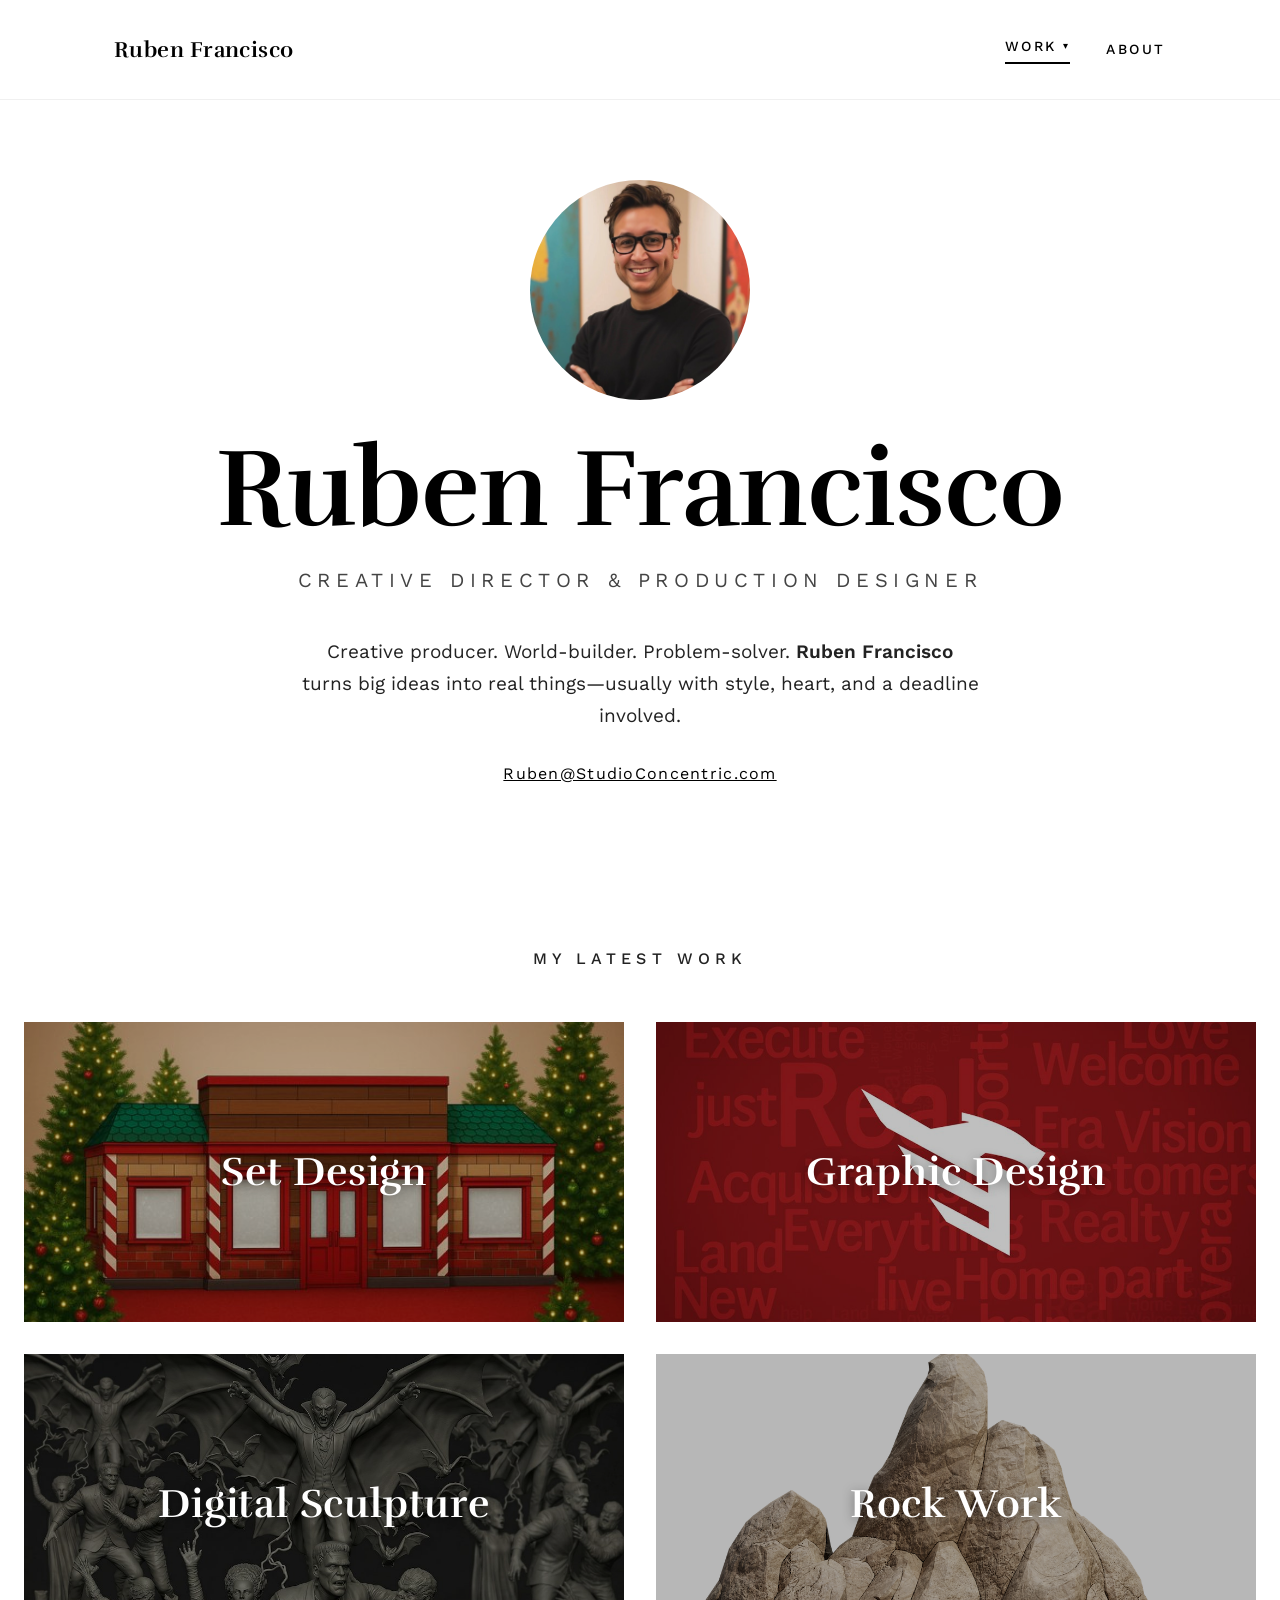
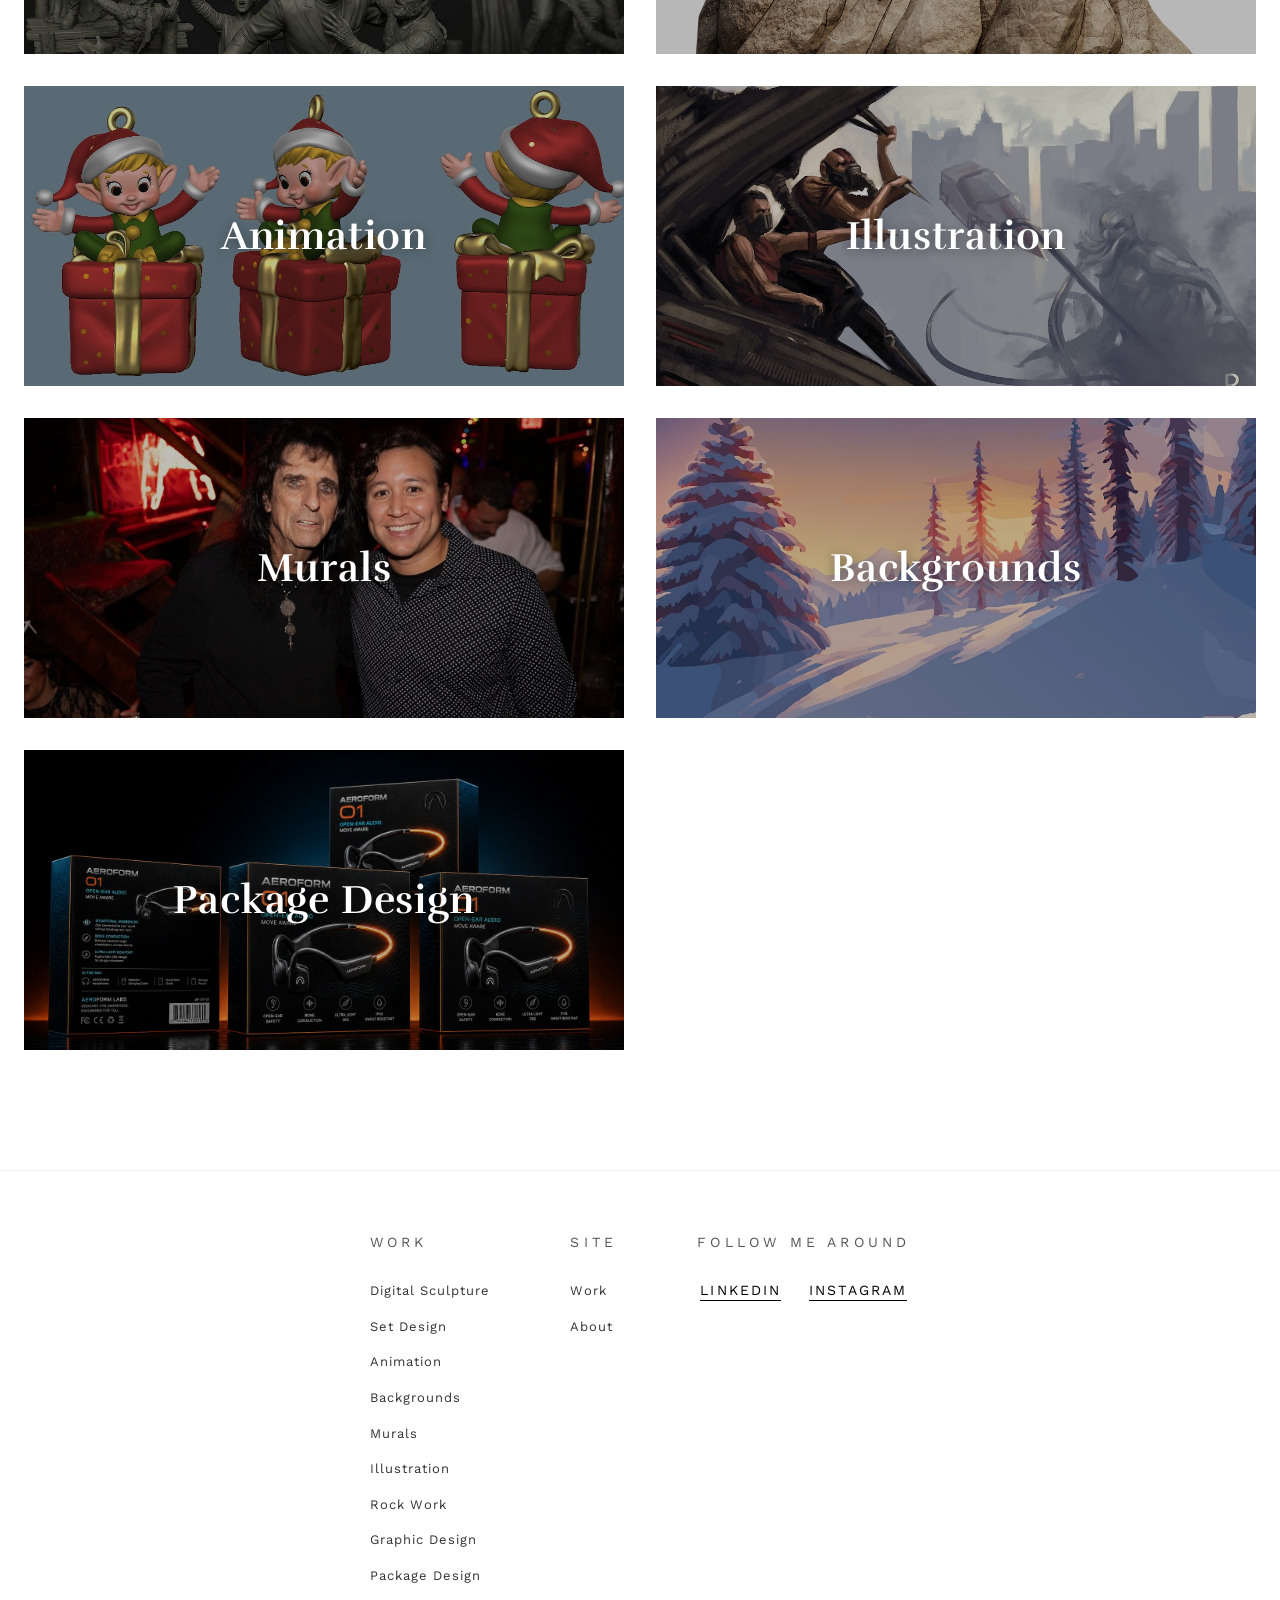
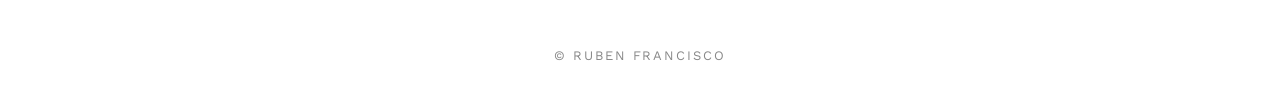
<file: index.html>
<!DOCTYPE html>
<html lang="en">
<head>
  <meta charset="utf-8">
  <meta name="viewport" content="width=device-width, initial-scale=1">
  <title>Ruben Francisco — Creative Director & Production Designer</title>
  <meta name="description" content="Portfolio of Ruben Francisco — creative direction, production design, set design, concept art, animation, and illustration. 15+ years of story-driven work for Universal Studios, Apple, EA, Disney, Microsoft, and Intel.">
  <meta name="keywords" content="Ruben Francisco, Studio Concentric, creative director, production designer, set design, concept art, animation, illustration, themed environments, art direction">
  <meta name="author" content="Ruben Francisco">
  <link rel="canonical" href="https://www.rubenf.com/">
  <link rel="stylesheet" href="styles.css">
  <link rel="icon" href="/favicon.ico" sizes="any">
  <link rel="icon" href="/favicon-32x32.png" type="image/png" sizes="32x32">
  <link rel="icon" href="/favicon-16x16.png" type="image/png" sizes="16x16">
  <link rel="apple-touch-icon" href="/apple-touch-icon.png">
  <link rel="manifest" href="/site.webmanifest">
  <!-- Google tag (gtag.js) -->
  <script async src="https://www.googletagmanager.com/gtag/js?id=G-JJQFDHTEWV"></script>
  <script>
    window.dataLayer = window.dataLayer || [];
    function gtag(){dataLayer.push(arguments);}
    gtag('js', new Date());
    gtag('config', 'G-JJQFDHTEWV');
  </script>
  <!-- Microsoft Clarity -->
  <script type="text/javascript">
    (function(c,l,a,r,i,t,y){
        c[a]=c[a]||function(){(c[a].q=c[a].q||[]).push(arguments)};
        t=l.createElement(r);t.async=1;t.src="https://www.clarity.ms/tag/"+i;
        y=l.getElementsByTagName(r)[0];y.parentNode.insertBefore(t,y);
    })(window, document, "clarity", "script", "ww5df3jku0");
  </script>
  <meta property="og:type" content="website">
  <meta property="og:url" content="https://www.rubenf.com/">
  <meta property="og:title" content="Ruben Francisco — Creative Director & Production Designer">
  <meta property="og:description" content="Portfolio of themed environments, set design, digital sculpture, animation, and illustration. 15+ years of story-driven creative work for Universal Studios, Apple, EA, Disney, Microsoft, and Intel.">
  <meta property="og:image" content="https://www.rubenf.com/images/8ef32ae57b94c02d.jpg">
  <meta property="og:image:width" content="1920">
  <meta property="og:image:height" content="1047">
  <meta name="twitter:card" content="summary_large_image">
  <meta name="twitter:title" content="Ruben Francisco — Creative Director & Production Designer">
  <meta name="twitter:description" content="Portfolio of themed environments, set design, digital sculpture, animation, and illustration. 15+ years of story-driven creative work for Universal Studios, Apple, EA, Disney, Microsoft, and Intel.">
  <meta name="twitter:image" content="https://www.rubenf.com/images/8ef32ae57b94c02d.jpg">
  <script type="application/ld+json">
  {
    "@context": "https://schema.org",
    "@type": "WebSite",
    "url": "https://www.rubenf.com/",
    "name": "Ruben Francisco — Portfolio",
    "description": "Portfolio of Ruben Francisco — Creative Director, Production Designer, and Illustrator.",
    "author": {
      "@type": "Person",
      "name": "Ruben Francisco"
    }
  }
  </script>
  <script type="application/ld+json">
  {
    "@context": "https://schema.org",
    "@type": "Person",
    "name": "Ruben Francisco",
    "url": "https://www.rubenf.com/",
    "image": "https://www.rubenf.com/images/8ef32ae57b94c02d.jpg",
    "jobTitle": "Creative Director & Production Designer",
    "description": "Founder of Studio Concentric. Creative direction, production design, brand storytelling, and experiential campaigns across digital and physical media.",
    "email": "mailto:Ruben@StudioConcentric.com",
    "sameAs": [
      "https://www.linkedin.com/in/rubenfranciscoart/",
      "https://www.instagram.com/pointsinspace/"
    ],
    "worksFor": {
      "@type": "Organization",
      "name": "Studio Concentric",
      "url": "https://www.rubenf.com/"
    }
  }
  </script>
  <script type="application/ld+json">
  {
    "@context": "https://schema.org",
    "@type": "ItemList",
    "name": "Ruben Francisco — Portfolio Categories",
    "itemListElement": [
      {"@type": "ListItem", "position": 1, "name": "Digital Sculpture", "url": "https://www.rubenf.com/concept-art.html"},
      {"@type": "ListItem", "position": 2, "name": "Set Design", "url": "https://www.rubenf.com/set-design.html"},
      {"@type": "ListItem", "position": 3, "name": "Animation", "url": "https://www.rubenf.com/animation.html"},
      {"@type": "ListItem", "position": 4, "name": "Backgrounds", "url": "https://www.rubenf.com/advertising.html"},
      {"@type": "ListItem", "position": 5, "name": "Murals", "url": "https://www.rubenf.com/murals.html"},
      {"@type": "ListItem", "position": 6, "name": "Illustration", "url": "https://www.rubenf.com/illustration.html"},
      {"@type": "ListItem", "position": 7, "name": "Rock Work", "url": "https://www.rubenf.com/rock-work.html"},
      {"@type": "ListItem", "position": 8, "name": "Graphic Design", "url": "https://www.rubenf.com/graphic-design.html"},
      {"@type": "ListItem", "position": 9, "name": "Package Design", "url": "https://www.rubenf.com/package-design.html"},
      {"@type": "ListItem", "position": 10, "name": "About", "url": "https://www.rubenf.com/about.html"}
    ]
  }
  </script>
</head>
<body>

<header class="site-header">
  <div class="wrap">
    <a href="/" class="brand">Ruben Francisco</a>
    <nav class="nav">
      <details class="nav-dropdown active">
        <summary>Work</summary>
        <ul class="nav-dropdown-panel">
          <li><a href="concept-art.html">Digital Sculpture</a></li>
          <li><a href="set-design.html">Set Design</a></li>
          <li><a href="animation.html">Animation</a></li>
          <li><a href="advertising.html">Backgrounds</a></li>
          <li><a href="murals.html">Murals</a></li>
          <li><a href="illustration.html">Illustration</a></li>
          <li><a href="rock-work.html">Rock Work</a></li>
          <li><a href="graphic-design.html">Graphic Design</a></li>
          <li><a href="package-design.html">Package Design</a></li>
        </ul>
      </details>
      <a href="about.html">About</a>
    </nav>
  </div>
</header>

<main>
  <section class="hero">
    <div class="wrap">
      <img class="hero-portrait" src="images/8ef32ae57b94c02d.jpg" alt="Ruben Francisco">
      <h1 class="hero-name">Ruben Francisco</h1>
      <p class="hero-title">Creative Director &amp; Production Designer</p>
      <p class="hero-bio">
        Creative producer. World-builder. Problem-solver.
        <strong>Ruben Francisco</strong> turns big ideas into real things&mdash;usually with style, heart, and a deadline involved.
      </p>
      <a class="hero-contact" href="mailto:Ruben@StudioConcentric.com">Ruben@StudioConcentric.com</a>
    </div>
  </section>

  <section class="wrap-wide">
    <h2 class="section-heading">My Latest Work</h2>
    <div class="work-grid">
      <a class="work-card" href="set-design.html">
        <img src="images/054a0321415cebfa.jpg" alt="Set Design">
        <span class="label">Set Design</span>
      </a>
      <a class="work-card" href="graphic-design.html">
        <img src="images/32d40be0b96158e1.jpg" alt="Graphic Design">
        <span class="label">Graphic Design</span>
      </a>
      <a class="work-card" href="concept-art.html">
        <img src="images/352e1c49232a2354.jpg" alt="Digital Sculpture">
        <span class="label">Digital Sculpture</span>
      </a>
      <a class="work-card" href="rock-work.html">
        <img src="images/6ae38a718e1df13c.png" alt="Rock Work">
        <span class="label">Rock Work</span>
      </a>
      <a class="work-card" href="animation.html">
        <img src="images/bac4b272e82b0256.jpg" alt="Animation">
        <span class="label">Animation</span>
      </a>
      <a class="work-card" href="illustration.html">
        <img src="images/91a73b902469e878.jpg" alt="Illustration">
        <span class="label">Illustration</span>
      </a>
      <a class="work-card" href="murals.html">
        <img src="images/8a4b67fad74d30a1.jpg" alt="Murals">
        <span class="label">Murals</span>
      </a>
      <a class="work-card" href="advertising.html">
        <img src="images/d7a421bbfb8300c9.jpg" alt="Backgrounds">
        <span class="label">Backgrounds</span>
      </a>
      <a class="work-card" href="package-design.html">
        <img src="images/62f077490b8e3636.jpg" alt="Package Design">
        <span class="label">Package Design</span>
      </a>
    </div>
  </section>
</main>

<footer class="site-footer">
  <div class="wrap">
    <div class="footer-nav">
      <div class="footer-col">
        <p class="footer-heading">Work</p>
        <ul class="footer-list">
          <li><a href="concept-art.html">Digital Sculpture</a></li>
          <li><a href="set-design.html">Set Design</a></li>
          <li><a href="animation.html">Animation</a></li>
          <li><a href="advertising.html">Backgrounds</a></li>
          <li><a href="murals.html">Murals</a></li>
          <li><a href="illustration.html">Illustration</a></li>
          <li><a href="rock-work.html">Rock Work</a></li>
          <li><a href="graphic-design.html">Graphic Design</a></li>
          <li><a href="package-design.html">Package Design</a></li>
        </ul>
      </div>
      <div class="footer-col">
        <p class="footer-heading">Site</p>
        <ul class="footer-list">
          <li><a href="/">Work</a></li>
          <li><a href="about.html">About</a></li>
        </ul>
      </div>
      <div class="footer-col">
        <p class="footer-heading">Follow me around</p>
        <ul class="social">
          <li><a href="https://www.linkedin.com/in/rubenfranciscoart/" target="_blank" rel="noopener">LinkedIn</a></li>
          <li><a href="https://www.instagram.com/pointsinspace/" target="_blank" rel="noopener">Instagram</a></li>
        </ul>
      </div>
    </div>
    <p class="copyright">&copy; Ruben Francisco</p>
  </div>
</footer>

</body>
</html>
</file>
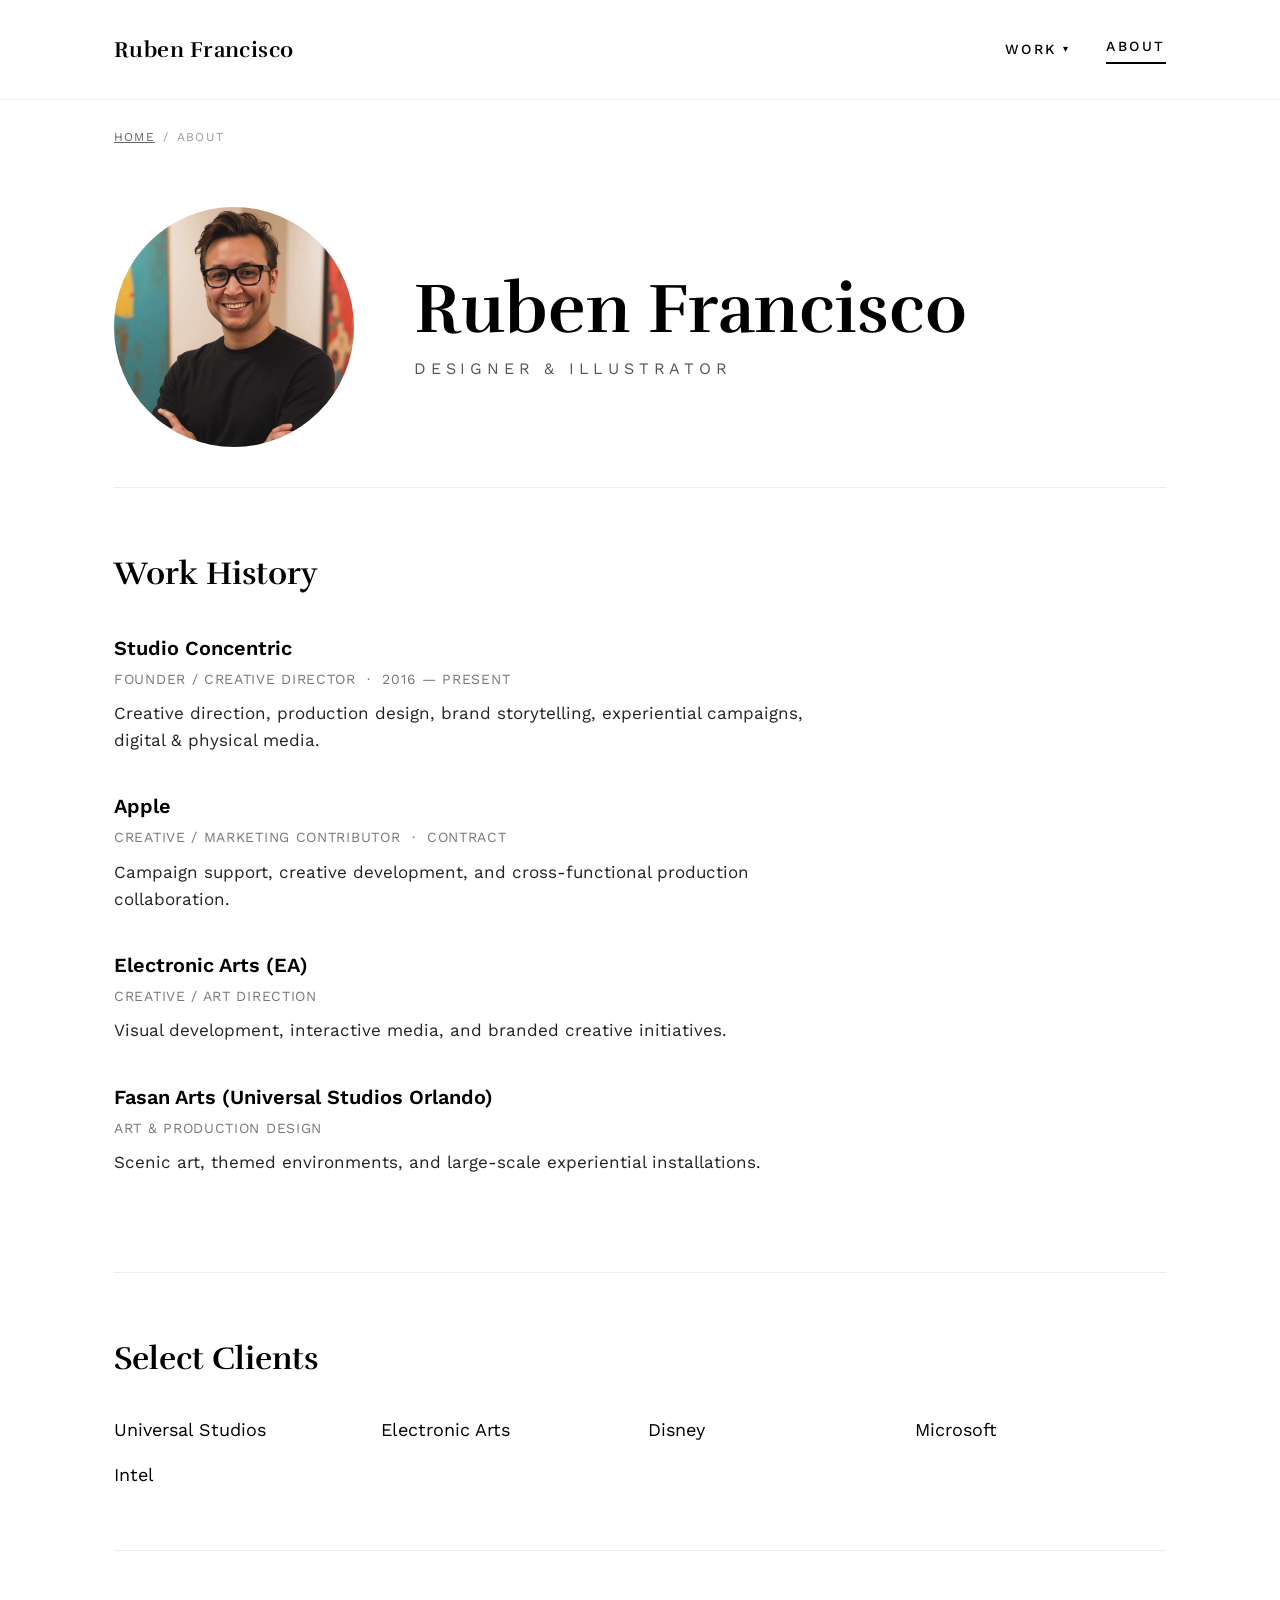
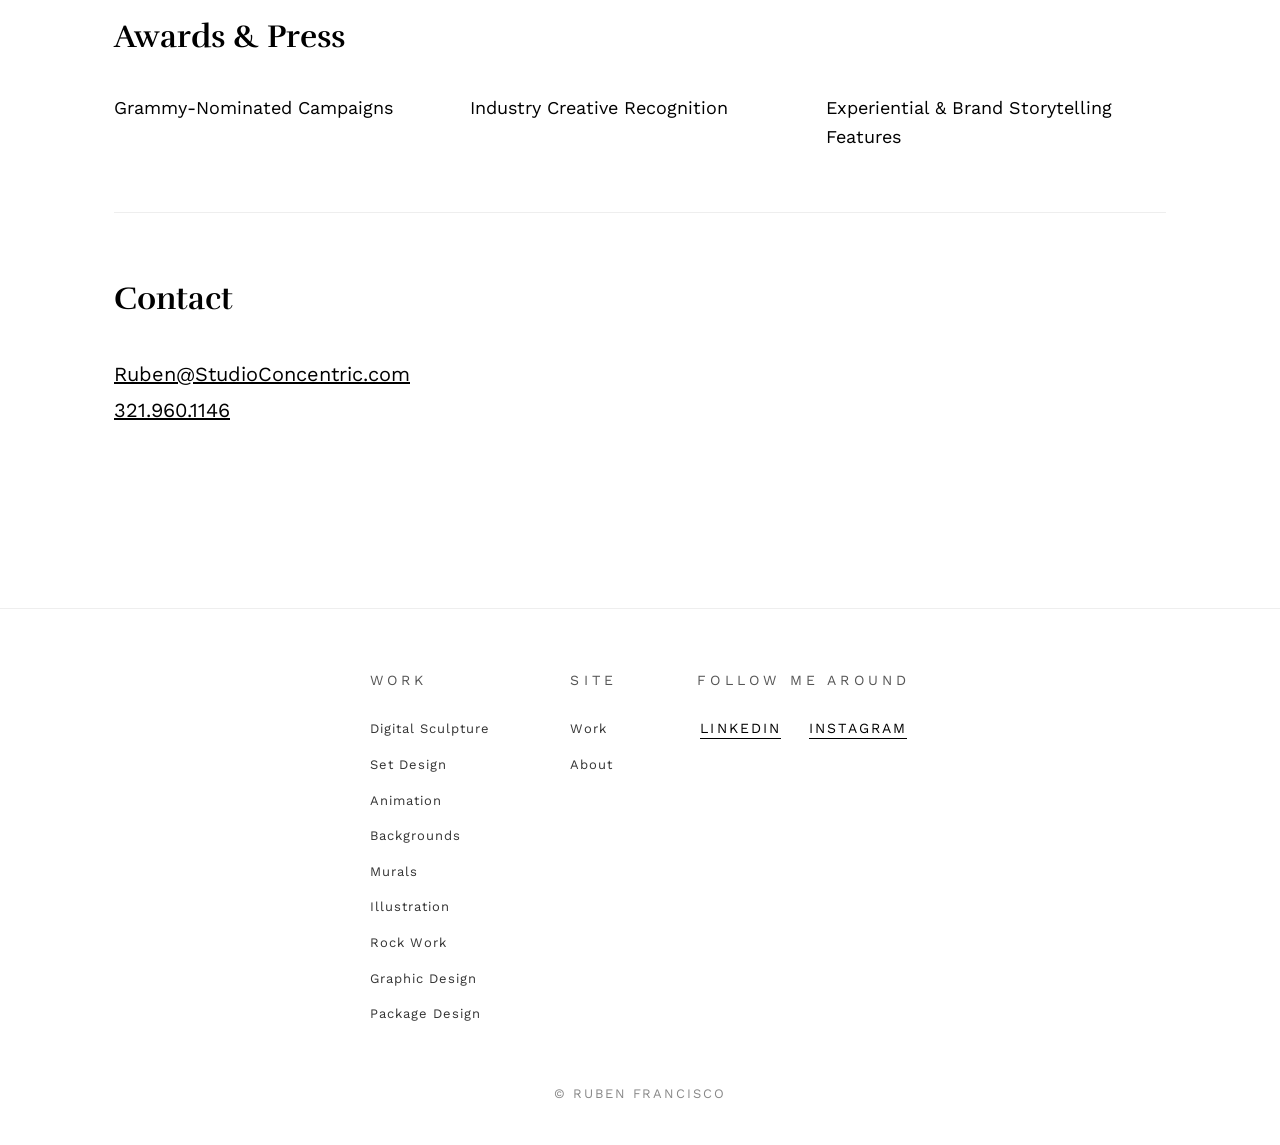
<file: about.html>
<!DOCTYPE html>
<html lang="en">
<head>
  <meta charset="utf-8">
  <meta name="viewport" content="width=device-width, initial-scale=1">
  <title>About Ruben Francisco — Creative Director &amp; Production Designer</title>
  <meta name="description" content="Ruben Francisco is a Creative Director and Production Designer, founder of Studio Concentric. 15+ years designing for Universal Studios, Apple, EA, Disney, Microsoft, and Intel.">
  <meta name="keywords" content="Ruben Francisco, Studio Concentric, creative director, production designer, concept artist, set design, illustrator, Universal Studios, Apple, EA, Disney">
  <meta name="author" content="Ruben Francisco">
  <link rel="canonical" href="https://www.rubenf.com/about.html">
  <link rel="stylesheet" href="styles.css">
  <link rel="icon" href="/favicon.ico" sizes="any">
  <link rel="icon" href="/favicon-32x32.png" type="image/png" sizes="32x32">
  <link rel="icon" href="/favicon-16x16.png" type="image/png" sizes="16x16">
  <link rel="apple-touch-icon" href="/apple-touch-icon.png">
  <link rel="manifest" href="/site.webmanifest">
  <!-- Google tag (gtag.js) -->
  <script async src="https://www.googletagmanager.com/gtag/js?id=G-JJQFDHTEWV"></script>
  <script>
    window.dataLayer = window.dataLayer || [];
    function gtag(){dataLayer.push(arguments);}
    gtag('js', new Date());
    gtag('config', 'G-JJQFDHTEWV');
  </script>
  <!-- Microsoft Clarity -->
  <script type="text/javascript">
    (function(c,l,a,r,i,t,y){
        c[a]=c[a]||function(){(c[a].q=c[a].q||[]).push(arguments)};
        t=l.createElement(r);t.async=1;t.src="https://www.clarity.ms/tag/"+i;
        y=l.getElementsByTagName(r)[0];y.parentNode.insertBefore(t,y);
    })(window, document, "clarity", "script", "ww5df3jku0");
  </script>
  <meta property="og:type" content="website">
  <meta property="og:url" content="https://www.rubenf.com/about.html">
  <meta property="og:title" content="About — Ruben Francisco">
  <meta property="og:description" content="Founder of Studio Concentric. 15+ years in creative direction and production design across Universal Studios, Apple, EA, Disney, Microsoft, and Intel.">
  <meta property="og:image" content="https://www.rubenf.com/images/8ef32ae57b94c02d.jpg">
  <meta property="og:image:width" content="1920">
  <meta property="og:image:height" content="1047">
  <meta name="twitter:card" content="summary_large_image">
  <meta name="twitter:title" content="About — Ruben Francisco">
  <meta name="twitter:description" content="Founder of Studio Concentric. 15+ years in creative direction and production design across Universal Studios, Apple, EA, Disney, Microsoft, and Intel.">
  <meta name="twitter:image" content="https://www.rubenf.com/images/8ef32ae57b94c02d.jpg">
  <script type="application/ld+json">
  {
    "@context": "https://schema.org",
    "@type": "Person",
    "name": "Ruben Francisco",
    "url": "https://www.rubenf.com/",
    "image": "https://www.rubenf.com/images/8ef32ae57b94c02d.jpg",
    "jobTitle": "Creative Director & Production Designer",
    "description": "Founder of Studio Concentric. Creative direction, production design, brand storytelling, and experiential campaigns across digital and physical media.",
    "email": "mailto:Ruben@StudioConcentric.com",
    "telephone": "+1-321-960-1146",
    "sameAs": [
      "https://www.linkedin.com/in/rubenfranciscoart/",
      "https://www.instagram.com/pointsinspace/"
    ],
    "worksFor": {
      "@type": "Organization",
      "name": "Studio Concentric",
      "url": "https://www.rubenf.com/"
    },
    "knowsAbout": [
      "Creative Direction",
      "Production Design",
      "Concept Art",
      "Set Design",
      "Illustration",
      "Animation",
      "Murals",
      "Advertising",
      "Graphic Design"
    ],
    "alumniOf": [
      {
        "@type": "Organization",
        "name": "Apple"
      },
      {
        "@type": "Organization",
        "name": "Electronic Arts"
      },
      {
        "@type": "Organization",
        "name": "Fasan Arts (Universal Studios Orlando)"
      }
    ]
  }
  </script>
  <script type="application/ld+json">
  {
    "@context": "https://schema.org",
    "@type": "WebSite",
    "url": "https://www.rubenf.com/",
    "name": "Ruben Francisco — Portfolio",
    "description": "Portfolio of Ruben Francisco — Creative Director, Production Designer, and Illustrator.",
    "author": {
      "@type": "Person",
      "name": "Ruben Francisco"
    }
  }
  </script>
  <script type="application/ld+json">
  {
    "@context": "https://schema.org",
    "@type": "BreadcrumbList",
    "itemListElement": [
      {"@type": "ListItem", "position": 1, "name": "Home", "item": "https://www.rubenf.com/"},
      {"@type": "ListItem", "position": 2, "name": "About", "item": "https://www.rubenf.com/about.html"}
    ]
  }
  </script>
</head>
<body>

<header class="site-header">
  <div class="wrap">
    <a href="/" class="brand">Ruben Francisco</a>
    <nav class="nav">
      <details class="nav-dropdown">
        <summary>Work</summary>
        <ul class="nav-dropdown-panel">
          <li><a href="concept-art.html">Digital Sculpture</a></li>
          <li><a href="set-design.html">Set Design</a></li>
          <li><a href="animation.html">Animation</a></li>
          <li><a href="advertising.html">Backgrounds</a></li>
          <li><a href="murals.html">Murals</a></li>
          <li><a href="illustration.html">Illustration</a></li>
          <li><a href="rock-work.html">Rock Work</a></li>
          <li><a href="graphic-design.html">Graphic Design</a></li>
          <li><a href="package-design.html">Package Design</a></li>
        </ul>
      </details>
      <a href="about.html" class="active">About</a>
    </nav>
  </div>
</header>

<main class="wrap">
  <nav class="breadcrumb" aria-label="Breadcrumb"><a href="/">Home</a><span class="sep">/</span><span class="current">About</span></nav>
  <section class="about-hero">
    <img src="images/8ef32ae57b94c02d.jpg" alt="Ruben Francisco portrait">
    <div>
      <h1 class="about-name">Ruben Francisco</h1>
      <p class="about-role">Designer &amp; Illustrator</p>
    </div>
  </section>

  <section class="about-section">
    <h2>Work History</h2>

    <div class="role-block">
      <p class="role-title">Studio Concentric</p>
      <p class="role-meta">Founder / Creative Director &nbsp;&middot;&nbsp; 2016 — Present</p>
      <p class="role-desc">Creative direction, production design, brand storytelling, experiential campaigns, digital &amp; physical media.</p>
    </div>

    <div class="role-block">
      <p class="role-title">Apple</p>
      <p class="role-meta">Creative / Marketing Contributor &nbsp;&middot;&nbsp; Contract</p>
      <p class="role-desc">Campaign support, creative development, and cross-functional production collaboration.</p>
    </div>

    <div class="role-block">
      <p class="role-title">Electronic Arts (EA)</p>
      <p class="role-meta">Creative / Art Direction</p>
      <p class="role-desc">Visual development, interactive media, and branded creative initiatives.</p>
    </div>

    <div class="role-block">
      <p class="role-title">Fasan Arts (Universal Studios Orlando)</p>
      <p class="role-meta">Art &amp; Production Design</p>
      <p class="role-desc">Scenic art, themed environments, and large-scale experiential installations.</p>
    </div>
  </section>

  <section class="about-section">
    <h2>Select Clients</h2>
    <ul class="client-list">
      <li>Universal Studios</li>
      <li>Electronic Arts</li>
      <li>Disney</li>
      <li>Microsoft</li>
      <li>Intel</li>
    </ul>
  </section>

  <section class="about-section">
    <h2>Awards &amp; Press</h2>
    <ul class="awards-list">
      <li>Grammy-Nominated Campaigns</li>
      <li>Industry Creative Recognition</li>
      <li>Experiential &amp; Brand Storytelling Features</li>
    </ul>
  </section>

  <section class="about-section">
    <h2>Contact</h2>
    <p class="contact-block">
      <a href="mailto:Ruben@StudioConcentric.com">Ruben@StudioConcentric.com</a><br>
      <a href="tel:+13219601146">321.960.1146</a>
    </p>
  </section>
</main>

<footer class="site-footer">
  <div class="wrap">
    <div class="footer-nav">
      <div class="footer-col">
        <p class="footer-heading">Work</p>
        <ul class="footer-list">
          <li><a href="concept-art.html">Digital Sculpture</a></li>
          <li><a href="set-design.html">Set Design</a></li>
          <li><a href="animation.html">Animation</a></li>
          <li><a href="advertising.html">Backgrounds</a></li>
          <li><a href="murals.html">Murals</a></li>
          <li><a href="illustration.html">Illustration</a></li>
          <li><a href="rock-work.html">Rock Work</a></li>
          <li><a href="graphic-design.html">Graphic Design</a></li>
          <li><a href="package-design.html">Package Design</a></li>
        </ul>
      </div>
      <div class="footer-col">
        <p class="footer-heading">Site</p>
        <ul class="footer-list">
          <li><a href="/">Work</a></li>
          <li><a href="about.html">About</a></li>
        </ul>
      </div>
      <div class="footer-col">
        <p class="footer-heading">Follow me around</p>
        <ul class="social">
          <li><a href="https://www.linkedin.com/in/rubenfranciscoart/" target="_blank" rel="noopener">LinkedIn</a></li>
          <li><a href="https://www.instagram.com/pointsinspace/" target="_blank" rel="noopener">Instagram</a></li>
        </ul>
      </div>
    </div>
    <p class="copyright">&copy; Ruben Francisco</p>
  </div>
</footer>

</body>
</html>
</file>
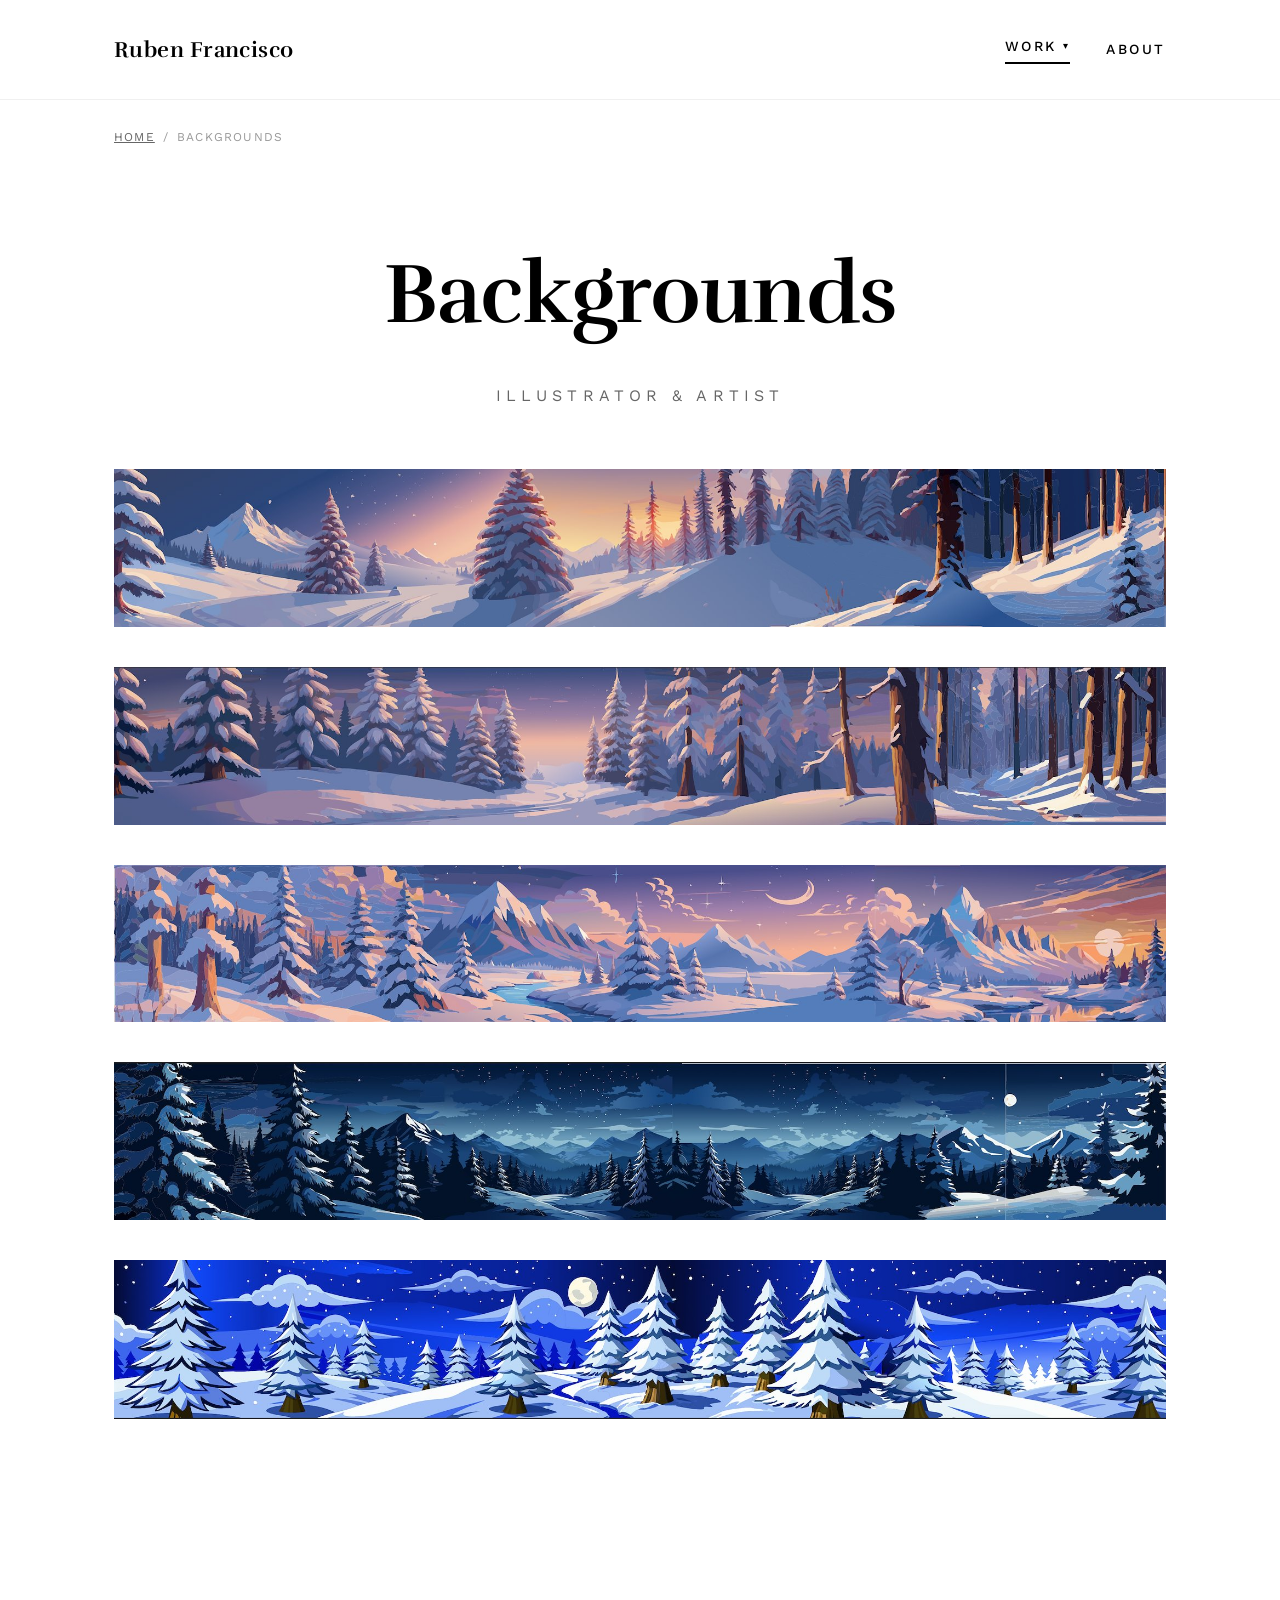
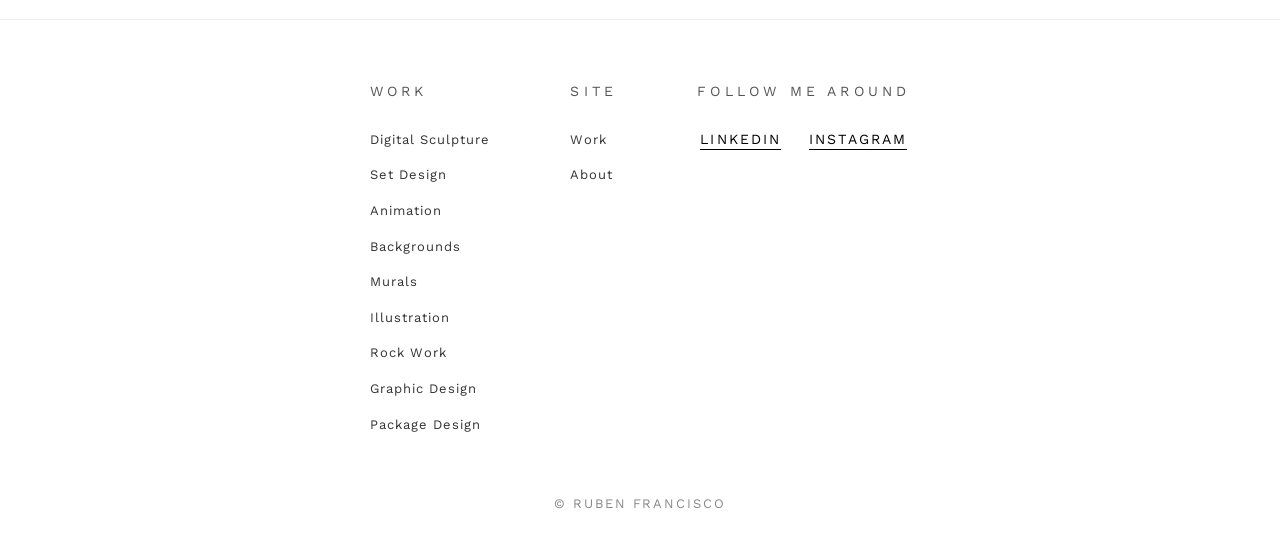
<file: advertising.html>
<!DOCTYPE html>
<html lang="en">
<head>
  <meta charset="utf-8">
  <meta name="viewport" content="width=device-width, initial-scale=1">
  <title>Backgrounds & Advertising — Ruben Francisco</title>
  <meta name="description" content="Background paintings, advertising visuals, and branded imagery by Ruben Francisco — story-led environments for campaigns, animation, and immersive media.">
  <meta name="keywords" content="Ruben Francisco, advertising, background painting, brand imagery, visual development">
  <meta name="author" content="Ruben Francisco">
  <link rel="canonical" href="https://www.rubenf.com/advertising.html">
  <link rel="stylesheet" href="styles.css">
  <link rel="icon" href="/favicon.ico" sizes="any">
  <link rel="icon" href="/favicon-32x32.png" type="image/png" sizes="32x32">
  <link rel="icon" href="/favicon-16x16.png" type="image/png" sizes="16x16">
  <link rel="apple-touch-icon" href="/apple-touch-icon.png">
  <link rel="manifest" href="/site.webmanifest">
  <!-- Google tag (gtag.js) -->
  <script async src="https://www.googletagmanager.com/gtag/js?id=G-JJQFDHTEWV"></script>
  <script>
    window.dataLayer = window.dataLayer || [];
    function gtag(){dataLayer.push(arguments);}
    gtag('js', new Date());
    gtag('config', 'G-JJQFDHTEWV');
  </script>
  <!-- Microsoft Clarity -->
  <script type="text/javascript">
    (function(c,l,a,r,i,t,y){
        c[a]=c[a]||function(){(c[a].q=c[a].q||[]).push(arguments)};
        t=l.createElement(r);t.async=1;t.src="https://www.clarity.ms/tag/"+i;
        y=l.getElementsByTagName(r)[0];y.parentNode.insertBefore(t,y);
    })(window, document, "clarity", "script", "ww5df3jku0");
  </script>
  <meta property="og:type" content="website">
  <meta property="og:url" content="https://www.rubenf.com/advertising.html">
  <meta property="og:title" content="Backgrounds — Ruben Francisco">
  <meta property="og:description" content="Painterly background art and environment design for campaigns and advertising.">
  <meta property="og:image" content="https://www.rubenf.com/images/d7a421bbfb8300c9.jpg">
  <meta property="og:image:width" content="1920">
  <meta property="og:image:height" content="1047">
  <meta name="twitter:card" content="summary_large_image">
  <meta name="twitter:title" content="Backgrounds — Ruben Francisco">
  <meta name="twitter:description" content="Painterly background art and environment design for campaigns and advertising.">
  <meta name="twitter:image" content="https://www.rubenf.com/images/d7a421bbfb8300c9.jpg">
  <script type="application/ld+json">
  {
    "@context": "https://schema.org",
    "@type": "BreadcrumbList",
    "itemListElement": [
      {"@type": "ListItem", "position": 1, "name": "Home", "item": "https://www.rubenf.com/"},
      {"@type": "ListItem", "position": 2, "name": "Backgrounds", "item": "https://www.rubenf.com/advertising.html"}
    ]
  }
  </script>
</head>
<body>

<header class="site-header">
  <div class="wrap">
    <a href="/" class="brand">Ruben Francisco</a>
    <nav class="nav">
      <details class="nav-dropdown active">
        <summary>Work</summary>
        <ul class="nav-dropdown-panel">
          <li><a href="concept-art.html">Digital Sculpture</a></li>
          <li><a href="set-design.html">Set Design</a></li>
          <li><a href="animation.html">Animation</a></li>
          <li><a href="advertising.html" class="active">Backgrounds</a></li>
          <li><a href="murals.html">Murals</a></li>
          <li><a href="illustration.html">Illustration</a></li>
          <li><a href="rock-work.html">Rock Work</a></li>
          <li><a href="graphic-design.html">Graphic Design</a></li>
          <li><a href="package-design.html">Package Design</a></li>
        </ul>
      </details>
      <a href="about.html">About</a>
    </nav>
  </div>
</header>

<main class="wrap">
  <nav class="breadcrumb" aria-label="Breadcrumb"><a href="/">Home</a><span class="sep">/</span><span class="current">Backgrounds</span></nav>
  <h1 class="page-title">Backgrounds</h1>
  <p class="page-subtitle">Illustrator &amp; Artist</p>

  <div class="gallery">
    <img src="images/63ea580b91202537.jpg" alt="Backgrounds" loading="lazy">
    <img src="images/973227fc1f220bf3.jpg" alt="Backgrounds" loading="lazy">
    <img src="images/0f4b42fcf984ad88.jpg" alt="Backgrounds" loading="lazy">
    <img src="images/55ec10e0e27498ba.jpg" alt="Backgrounds" loading="lazy">
    <img src="images/35f9295a568372b0.jpg" alt="Backgrounds" loading="lazy">
  </div>
</main>

<footer class="site-footer">
  <div class="wrap">
    <div class="footer-nav">
      <div class="footer-col">
        <p class="footer-heading">Work</p>
        <ul class="footer-list">
          <li><a href="concept-art.html">Digital Sculpture</a></li>
          <li><a href="set-design.html">Set Design</a></li>
          <li><a href="animation.html">Animation</a></li>
          <li><a href="advertising.html">Backgrounds</a></li>
          <li><a href="murals.html">Murals</a></li>
          <li><a href="illustration.html">Illustration</a></li>
          <li><a href="rock-work.html">Rock Work</a></li>
          <li><a href="graphic-design.html">Graphic Design</a></li>
          <li><a href="package-design.html">Package Design</a></li>
        </ul>
      </div>
      <div class="footer-col">
        <p class="footer-heading">Site</p>
        <ul class="footer-list">
          <li><a href="/">Work</a></li>
          <li><a href="about.html">About</a></li>
        </ul>
      </div>
      <div class="footer-col">
        <p class="footer-heading">Follow me around</p>
        <ul class="social">
          <li><a href="https://www.linkedin.com/in/rubenfranciscoart/" target="_blank" rel="noopener">LinkedIn</a></li>
          <li><a href="https://www.instagram.com/pointsinspace/" target="_blank" rel="noopener">Instagram</a></li>
        </ul>
      </div>
    </div>
    <p class="copyright">&copy; Ruben Francisco</p>
  </div>
</footer>

</body>
</html>
</file>
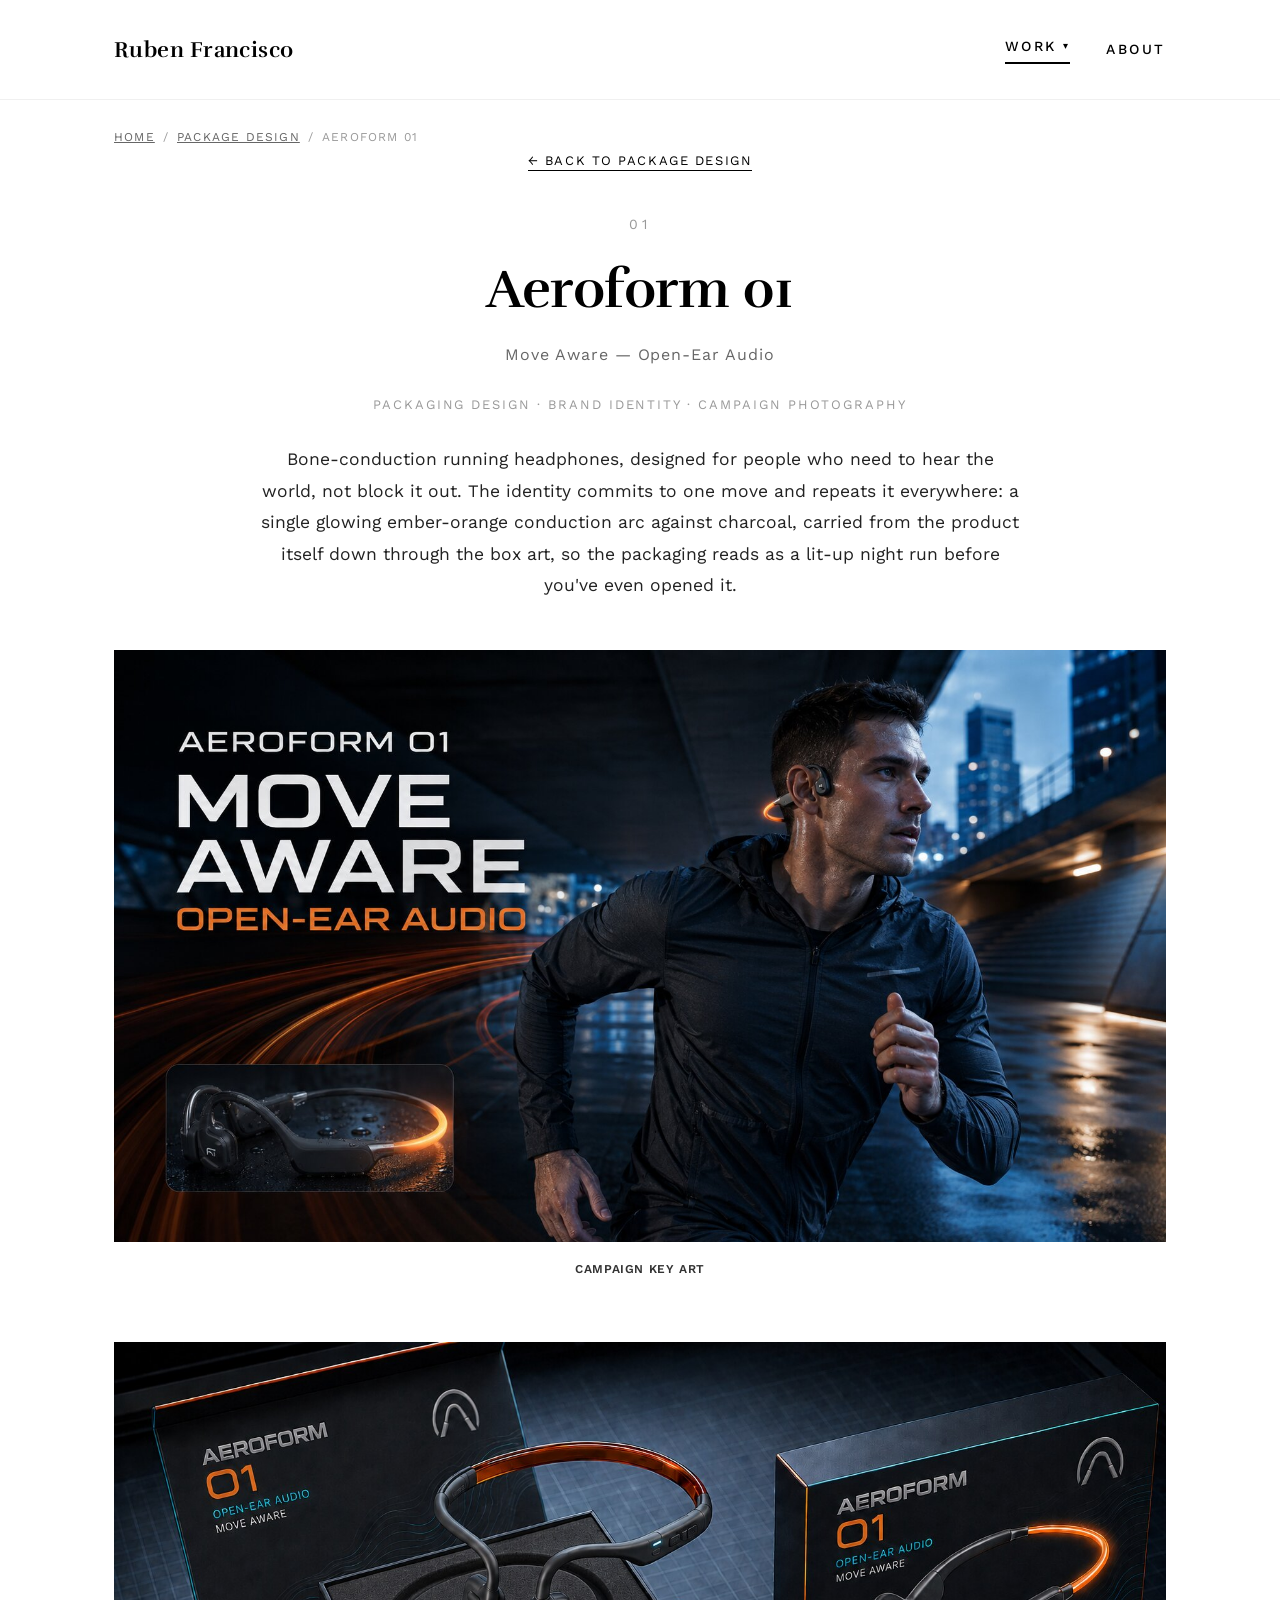
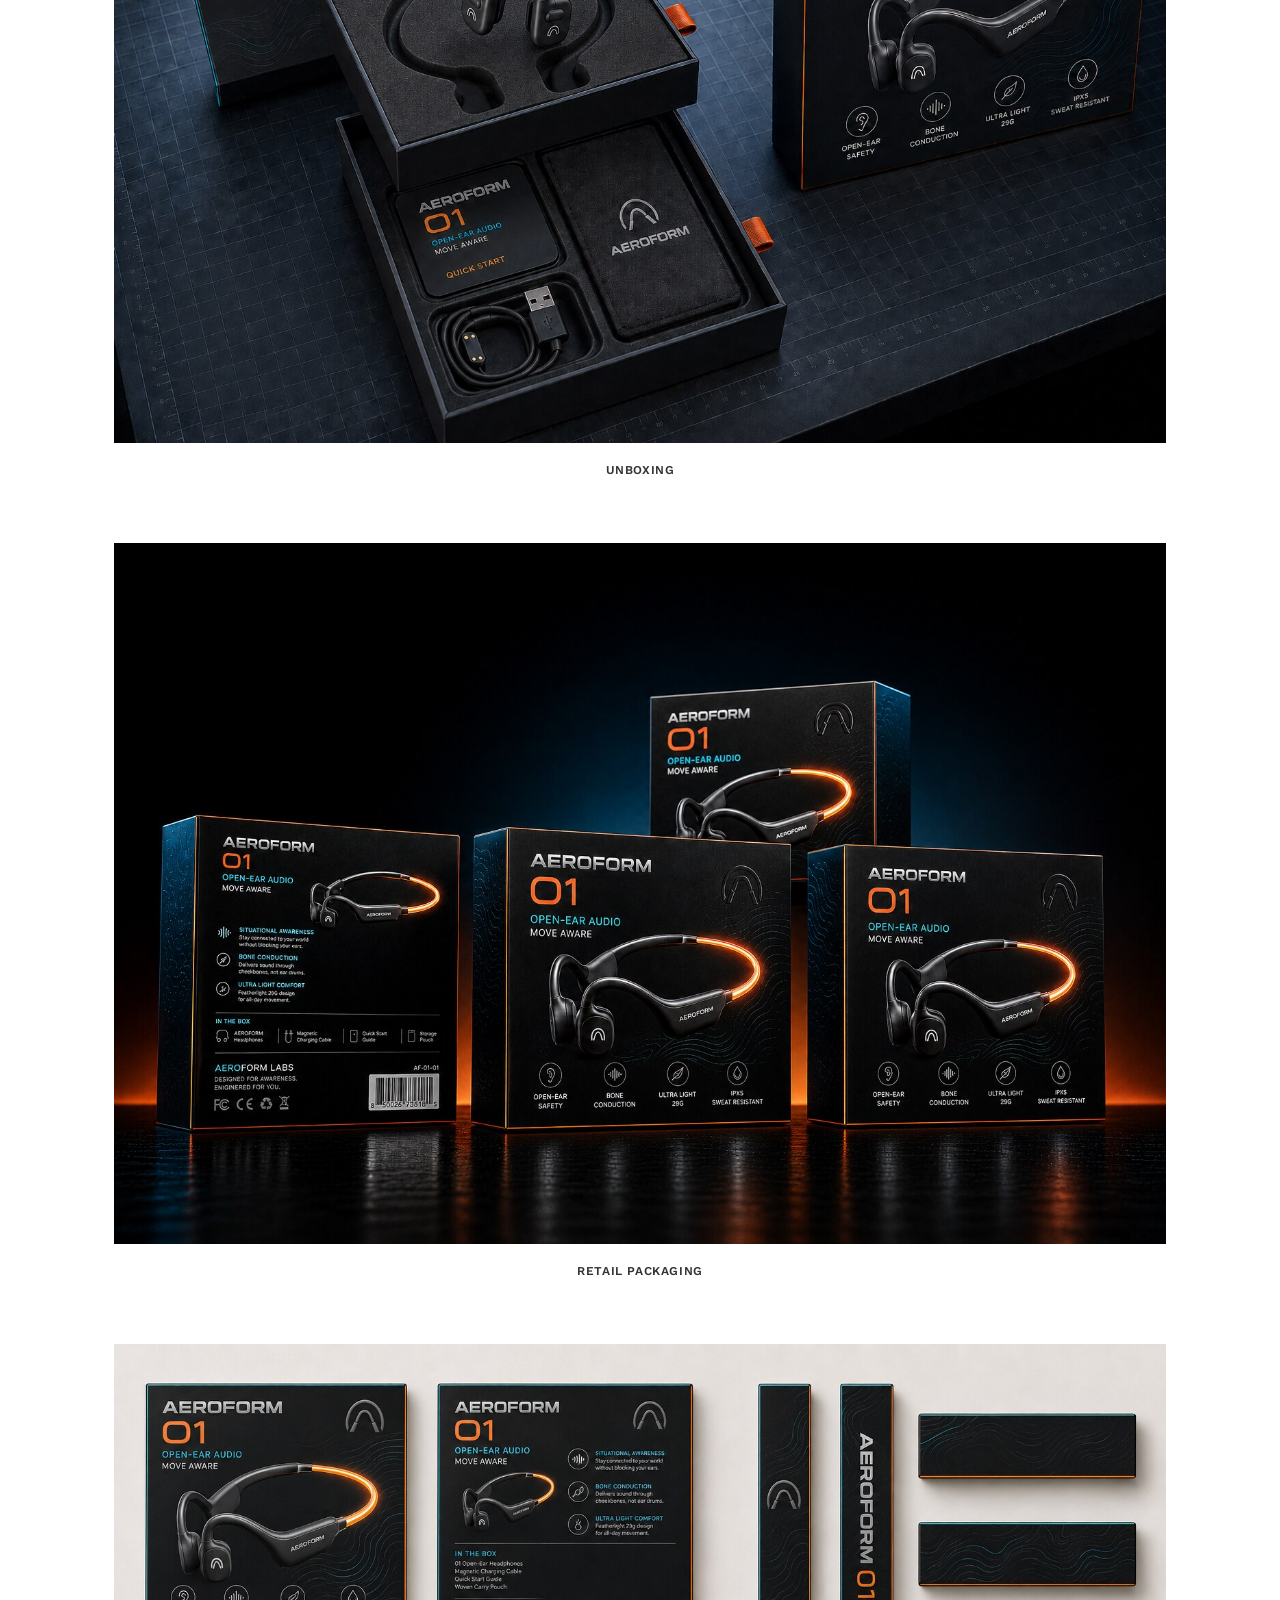
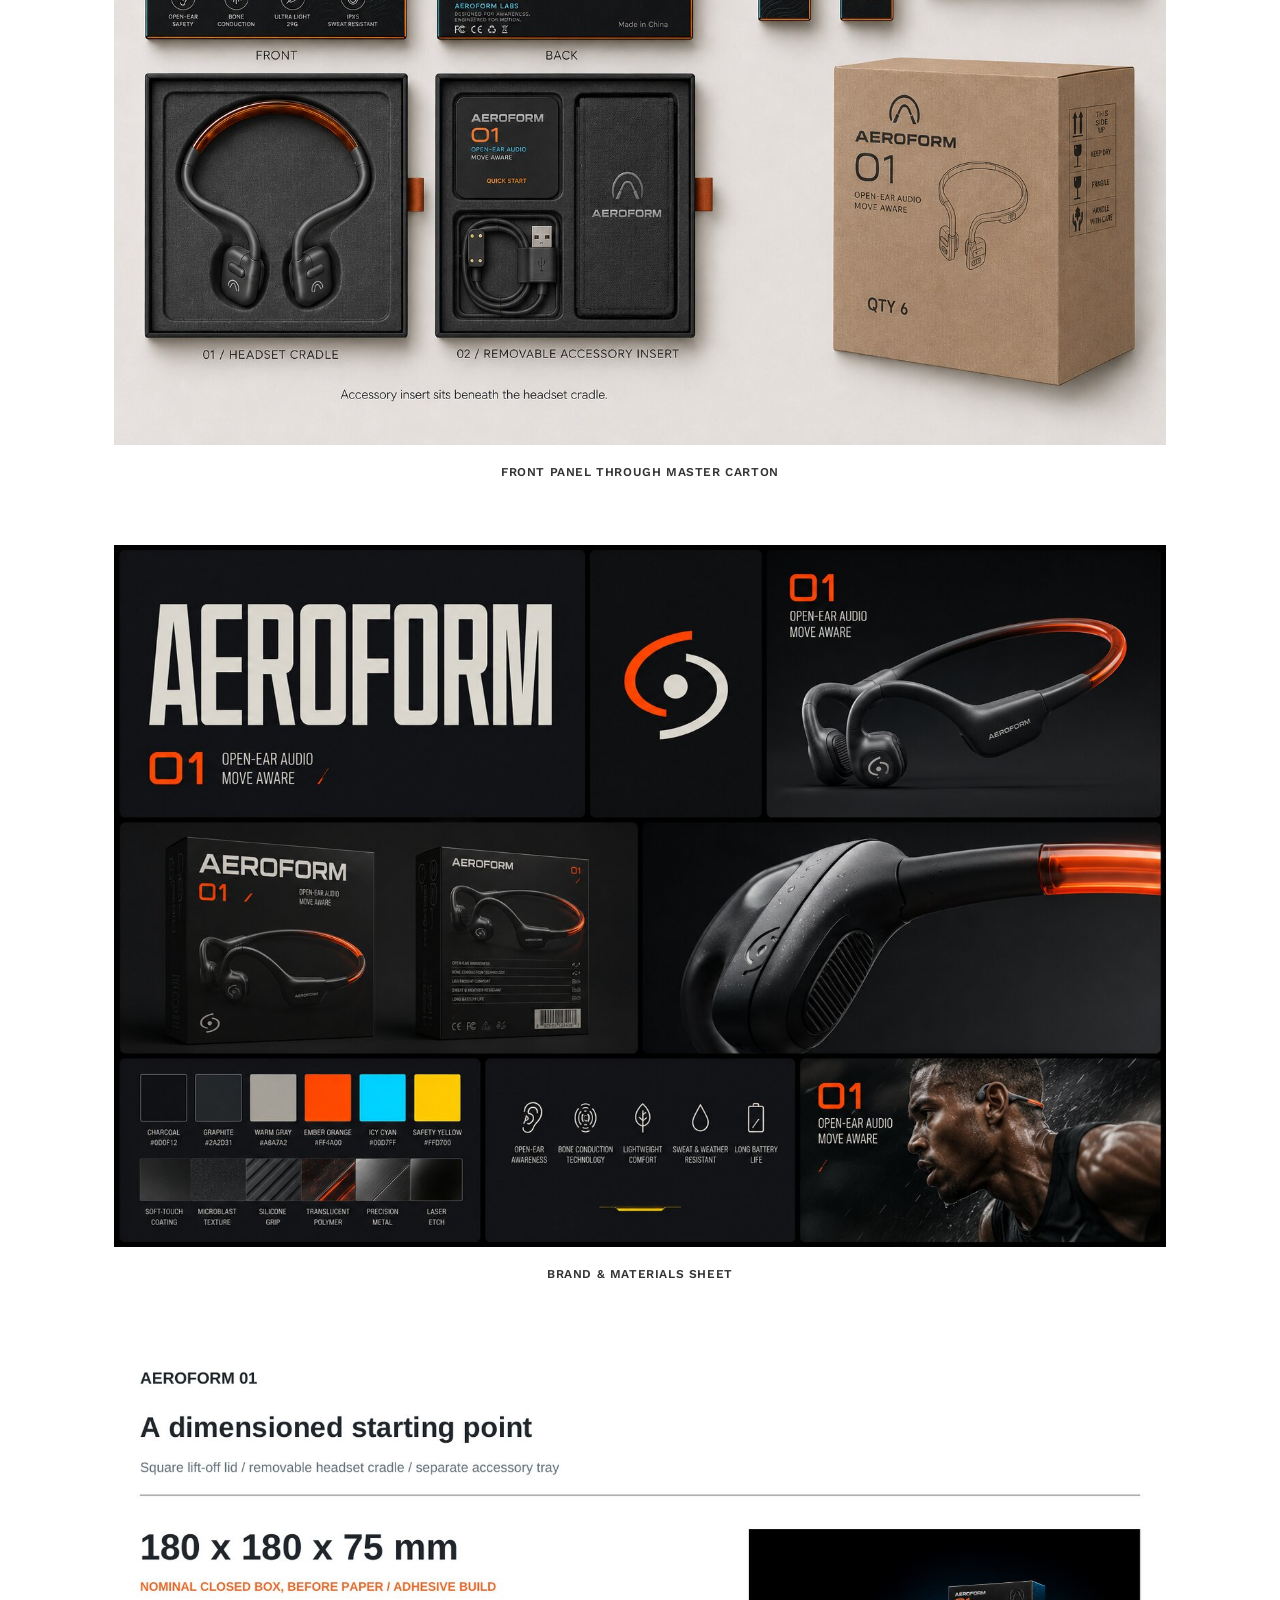
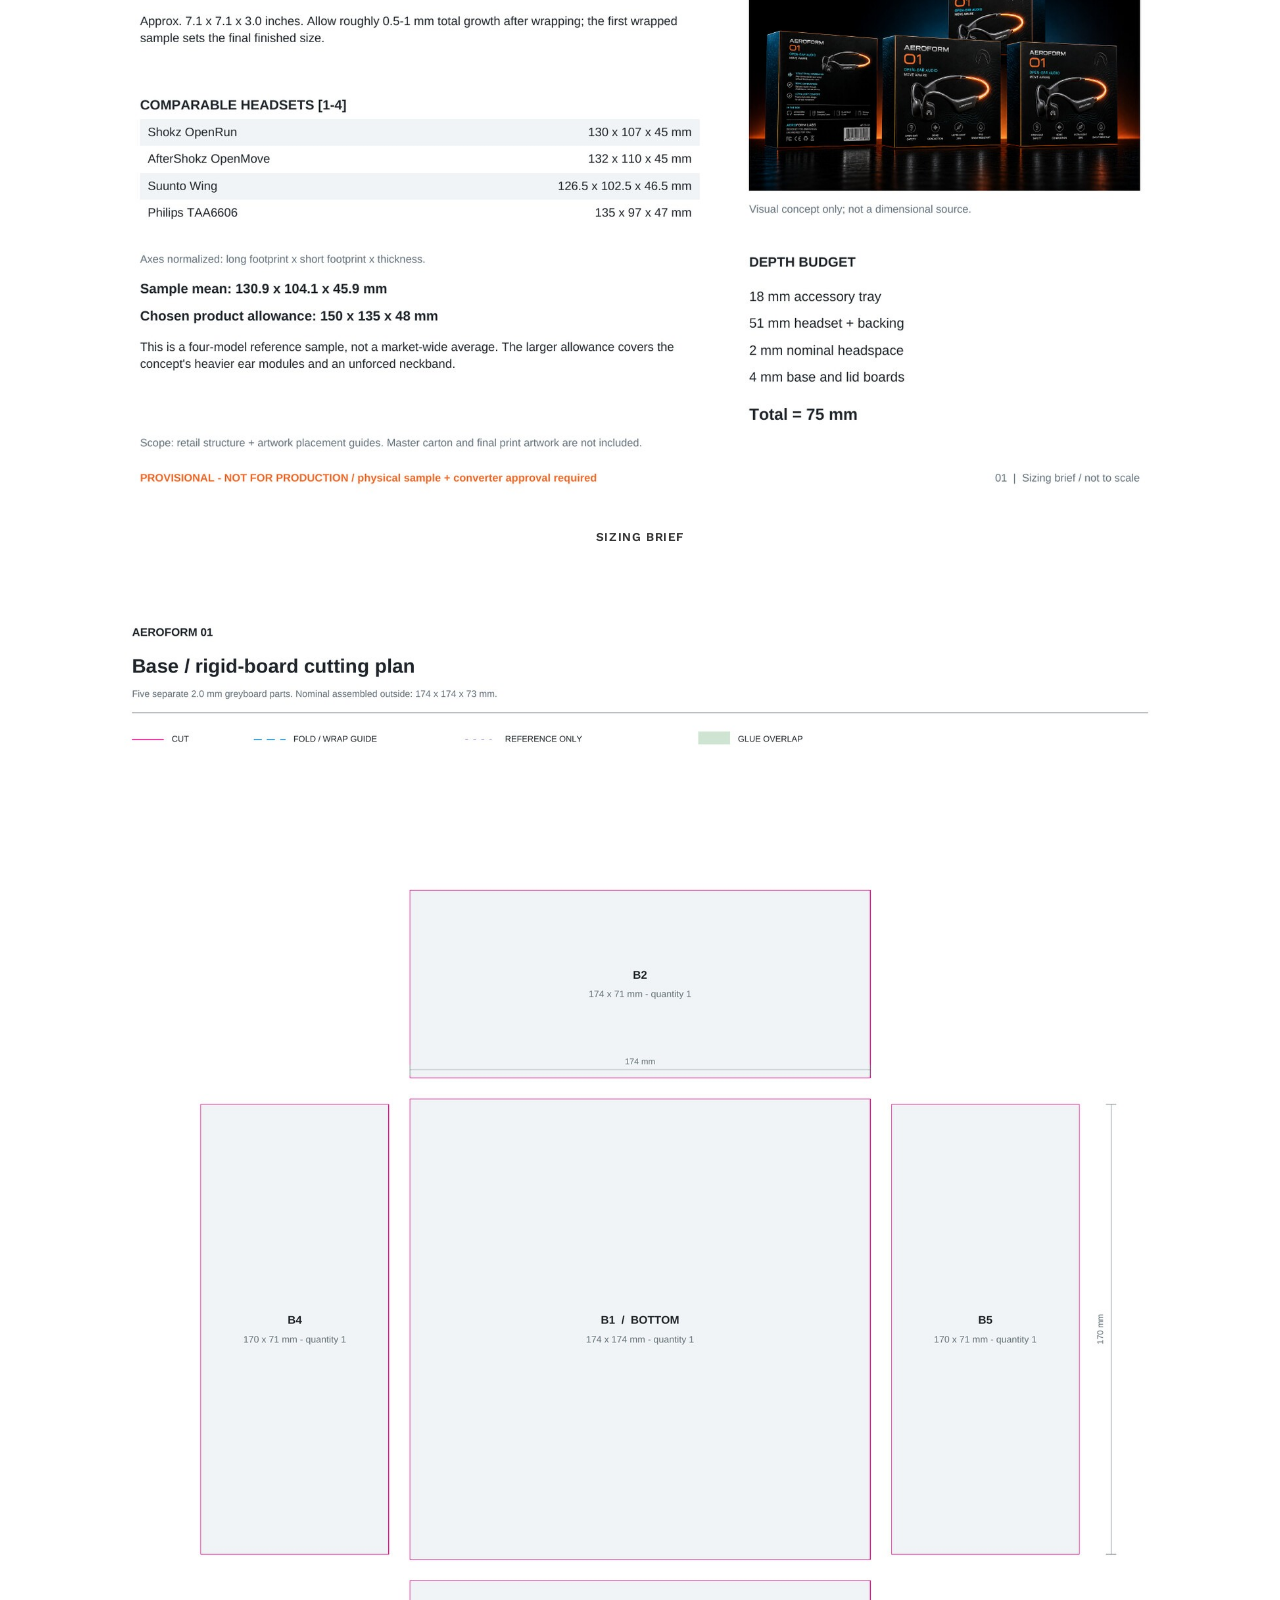
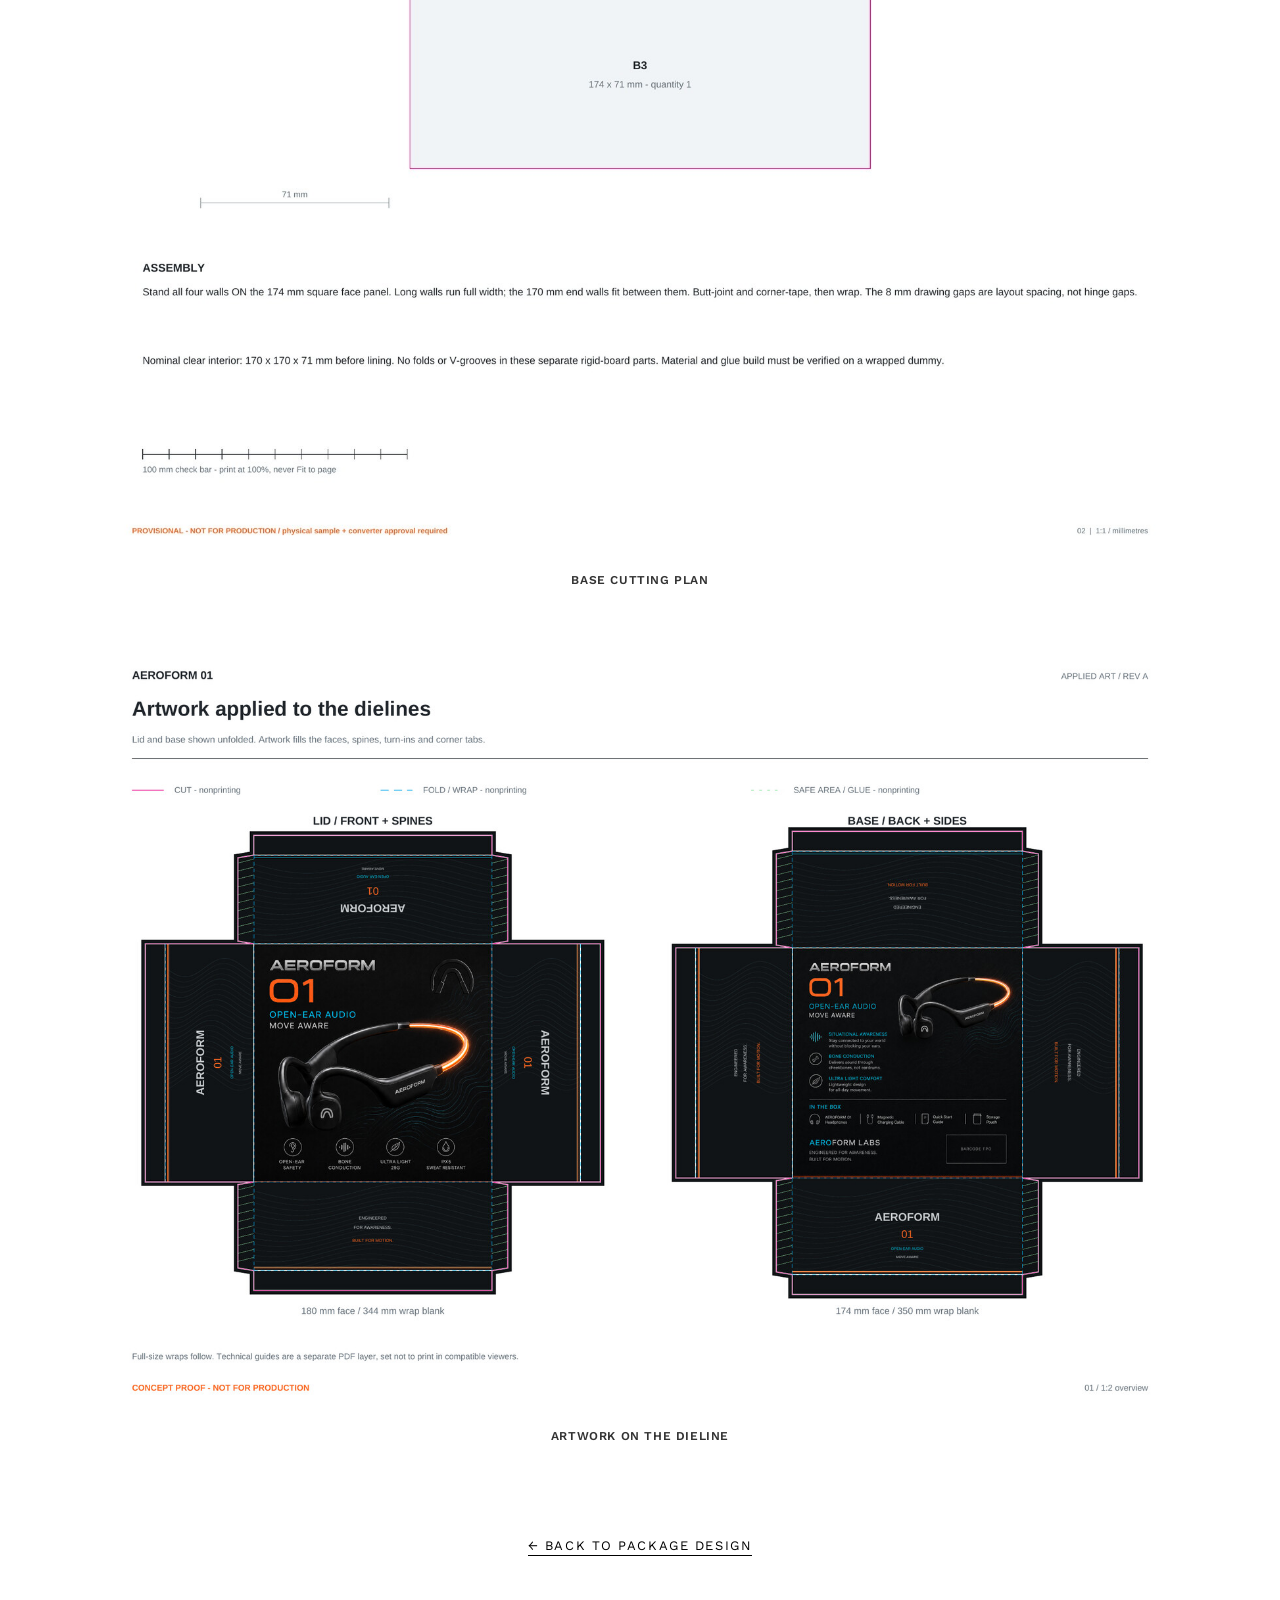
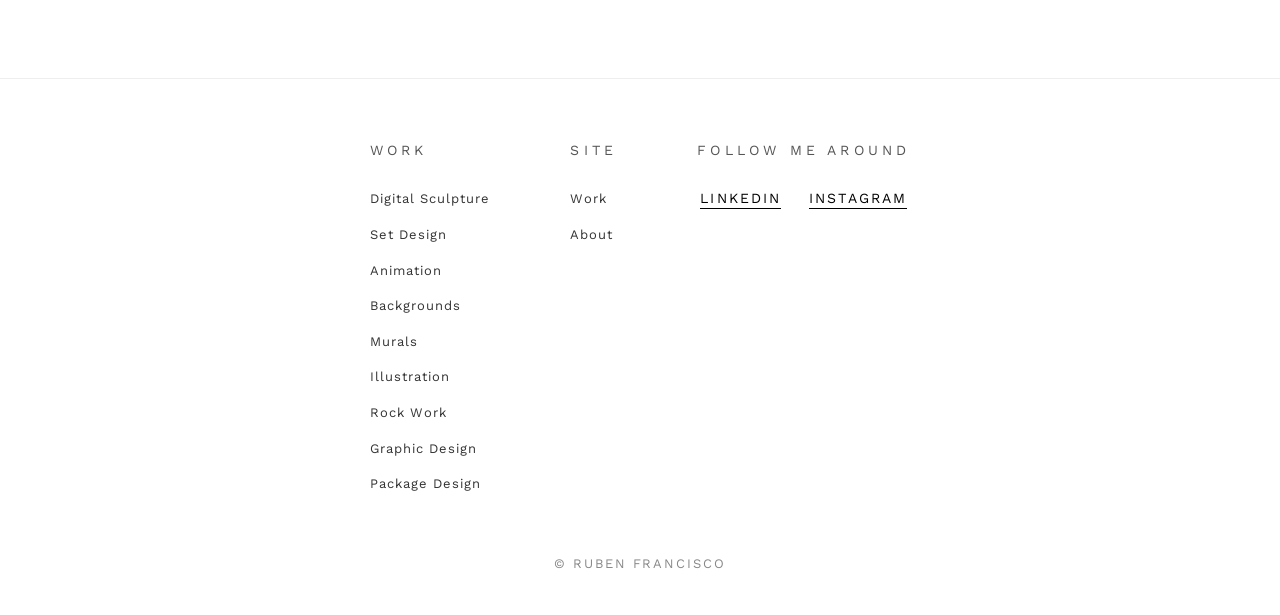
<file: aeroform-01.html>
<!DOCTYPE html>
<html lang="en">
<head>
  <meta charset="utf-8">
  <meta name="viewport" content="width=device-width, initial-scale=1">
  <title>Aeroform 01 — Package Design — Ruben Francisco</title>
  <meta name="description" content="Aeroform 01: Move Aware open-ear audio. Packaging design, brand identity, and campaign photography by Ruben Francisco.">
  <meta name="keywords" content="Ruben Francisco, Aeroform, package design, packaging design, brand identity, headphone packaging, campaign photography">
  <meta name="author" content="Ruben Francisco">
  <link rel="canonical" href="https://www.rubenf.com/aeroform-01.html">
  <link rel="stylesheet" href="styles.css">
  <link rel="icon" href="/favicon.ico" sizes="any">
  <link rel="icon" href="/favicon-32x32.png" type="image/png" sizes="32x32">
  <link rel="icon" href="/favicon-16x16.png" type="image/png" sizes="16x16">
  <link rel="apple-touch-icon" href="/apple-touch-icon.png">
  <link rel="manifest" href="/site.webmanifest">
  <!-- Google tag (gtag.js) -->
  <script async src="https://www.googletagmanager.com/gtag/js?id=G-JJQFDHTEWV"></script>
  <script>
    window.dataLayer = window.dataLayer || [];
    function gtag(){dataLayer.push(arguments);}
    gtag('js', new Date());
    gtag('config', 'G-JJQFDHTEWV');
  </script>
  <!-- Microsoft Clarity -->
  <script type="text/javascript">
    (function(c,l,a,r,i,t,y){
        c[a]=c[a]||function(){(c[a].q=c[a].q||[]).push(arguments)};
        t=l.createElement(r);t.async=1;t.src="https://www.clarity.ms/tag/"+i;
        y=l.getElementsByTagName(r)[0];y.parentNode.insertBefore(t,y);
    })(window, document, "clarity", "script", "ww5df3jku0");
  </script>
  <meta property="og:type" content="website">
  <meta property="og:url" content="https://www.rubenf.com/aeroform-01.html">
  <meta property="og:title" content="Aeroform 01 — Ruben Francisco">
  <meta property="og:description" content="Move Aware open-ear audio: packaging design, brand identity, and campaign photography.">
  <meta property="og:image" content="https://www.rubenf.com/images/65c9e5cc20dc3938.jpg">
  <meta property="og:image:width" content="1536">
  <meta property="og:image:height" content="1024">
  <meta name="twitter:card" content="summary_large_image">
  <meta name="twitter:title" content="Aeroform 01 — Ruben Francisco">
  <meta name="twitter:description" content="Move Aware open-ear audio: packaging design, brand identity, and campaign photography.">
  <meta name="twitter:image" content="https://www.rubenf.com/images/65c9e5cc20dc3938.jpg">
  <script type="application/ld+json">
  {
    "@context": "https://schema.org",
    "@type": "BreadcrumbList",
    "itemListElement": [
      {"@type": "ListItem", "position": 1, "name": "Home", "item": "https://www.rubenf.com/"},
      {"@type": "ListItem", "position": 2, "name": "Package Design", "item": "https://www.rubenf.com/package-design.html"},
      {"@type": "ListItem", "position": 3, "name": "Aeroform 01", "item": "https://www.rubenf.com/aeroform-01.html"}
    ]
  }
  </script>
</head>
<body>

<header class="site-header">
  <div class="wrap">
    <a href="/" class="brand">Ruben Francisco</a>
    <nav class="nav">
      <details class="nav-dropdown active">
        <summary>Work</summary>
        <ul class="nav-dropdown-panel">
          <li><a href="concept-art.html">Digital Sculpture</a></li>
          <li><a href="set-design.html">Set Design</a></li>
          <li><a href="animation.html">Animation</a></li>
          <li><a href="advertising.html">Backgrounds</a></li>
          <li><a href="murals.html">Murals</a></li>
          <li><a href="illustration.html">Illustration</a></li>
          <li><a href="rock-work.html">Rock Work</a></li>
          <li><a href="graphic-design.html">Graphic Design</a></li>
          <li><a href="package-design.html" class="active">Package Design</a></li>
        </ul>
      </details>
      <a href="about.html">About</a>
    </nav>
  </div>
</header>

<main class="wrap">
  <nav class="breadcrumb" aria-label="Breadcrumb"><a href="/">Home</a><span class="sep">/</span><a href="package-design.html">Package Design</a><span class="sep">/</span><span class="current">Aeroform 01</span></nav>
  <p class="project-back"><a href="package-design.html">&larr; Back to Package Design</a></p>

  <section class="project-section">
    <p class="project-kicker">01</p>
    <h1 class="project-title">Aeroform 01</h1>
    <p class="project-tagline">Move Aware — Open-Ear Audio</p>
    <p class="project-meta">Packaging Design &middot; Brand Identity &middot; Campaign Photography</p>
    <p class="project-intro">
      Bone-conduction running headphones, designed for people who need to hear the world, not block it out. The
      identity commits to one move and repeats it everywhere: a single glowing ember-orange conduction arc against
      charcoal, carried from the product itself down through the box art, so the packaging reads as a lit-up night
      run before you've even opened it.
    </p>
    <div class="project-gallery">
      <figure>
        <img src="images/65c9e5cc20dc3938.jpg" alt="Aeroform 01 campaign key art, runner at night under a highway underpass" loading="lazy">
        <figcaption><strong>Campaign key art</strong></figcaption>
      </figure>
      <figure>
        <img src="images/313f7806fa194f7e.jpg" alt="Aeroform 01 open packaging showing the foam-shaped headset cradle, charging cable, and pouch" loading="lazy">
        <figcaption><strong>Unboxing</strong></figcaption>
      </figure>
      <figure>
        <img src="images/62f077490b8e3636.jpg" alt="Aeroform 01 retail packaging, four boxes grouped on a dark background" loading="lazy">
        <figcaption><strong>Retail packaging</strong></figcaption>
      </figure>
      <figure>
        <img src="images/44bc12bf5ca6c9a7.jpg" alt="Aeroform 01 packaging breakdown from front panel through the master shipping carton" loading="lazy">
        <figcaption><strong>Front panel through master carton</strong></figcaption>
      </figure>
      <figure>
        <img src="images/8bf4e278f8b04480.jpg" alt="Aeroform 01 brand and materials style sheet" loading="lazy">
        <figcaption><strong>Brand &amp; materials sheet</strong></figcaption>
      </figure>
      <figure>
        <img src="images/6604b682a79892c1.jpg" alt="Aeroform 01 sizing brief comparing four reference headsets against the chosen box allowance" loading="lazy">
        <figcaption><strong>Sizing brief</strong></figcaption>
      </figure>
      <figure>
        <img src="images/b464a0150d56b8a1.jpg" alt="Aeroform 01 base cutting plan showing five separate greyboard panels" loading="lazy">
        <figcaption><strong>Base cutting plan</strong></figcaption>
      </figure>
      <figure>
        <img src="images/59f525cafb9f03d3.jpg" alt="Aeroform 01 approved artwork applied to the lid and base dielines" loading="lazy">
        <figcaption><strong>Artwork on the dieline</strong></figcaption>
      </figure>
    </div>
  </section>

  <p class="project-back"><a href="package-design.html">&larr; Back to Package Design</a></p>
</main>

<footer class="site-footer">
  <div class="wrap">
    <div class="footer-nav">
      <div class="footer-col">
        <p class="footer-heading">Work</p>
        <ul class="footer-list">
          <li><a href="concept-art.html">Digital Sculpture</a></li>
          <li><a href="set-design.html">Set Design</a></li>
          <li><a href="animation.html">Animation</a></li>
          <li><a href="advertising.html">Backgrounds</a></li>
          <li><a href="murals.html">Murals</a></li>
          <li><a href="illustration.html">Illustration</a></li>
          <li><a href="rock-work.html">Rock Work</a></li>
          <li><a href="graphic-design.html">Graphic Design</a></li>
          <li><a href="package-design.html">Package Design</a></li>
        </ul>
      </div>
      <div class="footer-col">
        <p class="footer-heading">Site</p>
        <ul class="footer-list">
          <li><a href="/">Work</a></li>
          <li><a href="about.html">About</a></li>
        </ul>
      </div>
      <div class="footer-col">
        <p class="footer-heading">Follow me around</p>
        <ul class="social">
          <li><a href="https://www.linkedin.com/in/rubenfranciscoart/" target="_blank" rel="noopener">LinkedIn</a></li>
          <li><a href="https://www.instagram.com/pointsinspace/" target="_blank" rel="noopener">Instagram</a></li>
        </ul>
      </div>
    </div>
    <p class="copyright">&copy; Ruben Francisco</p>
  </div>
</footer>

</body>
</html>
</file>
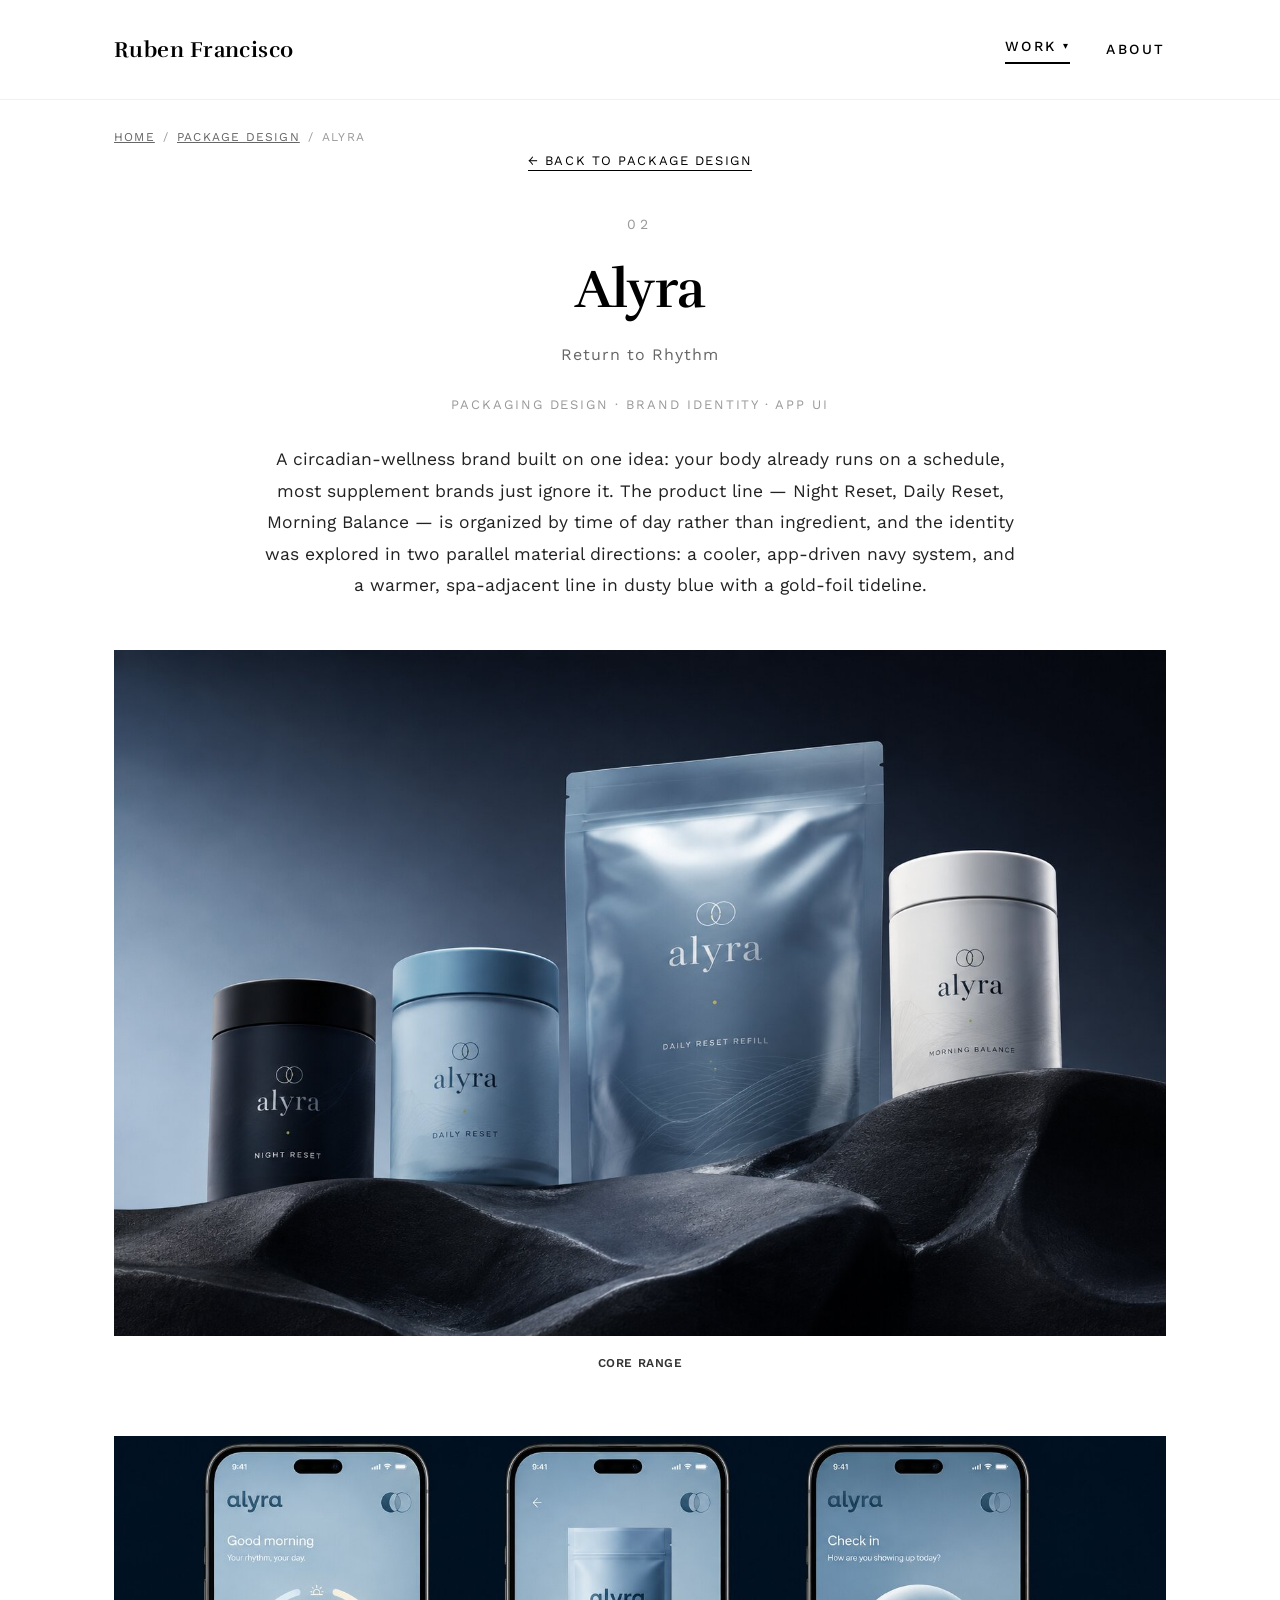
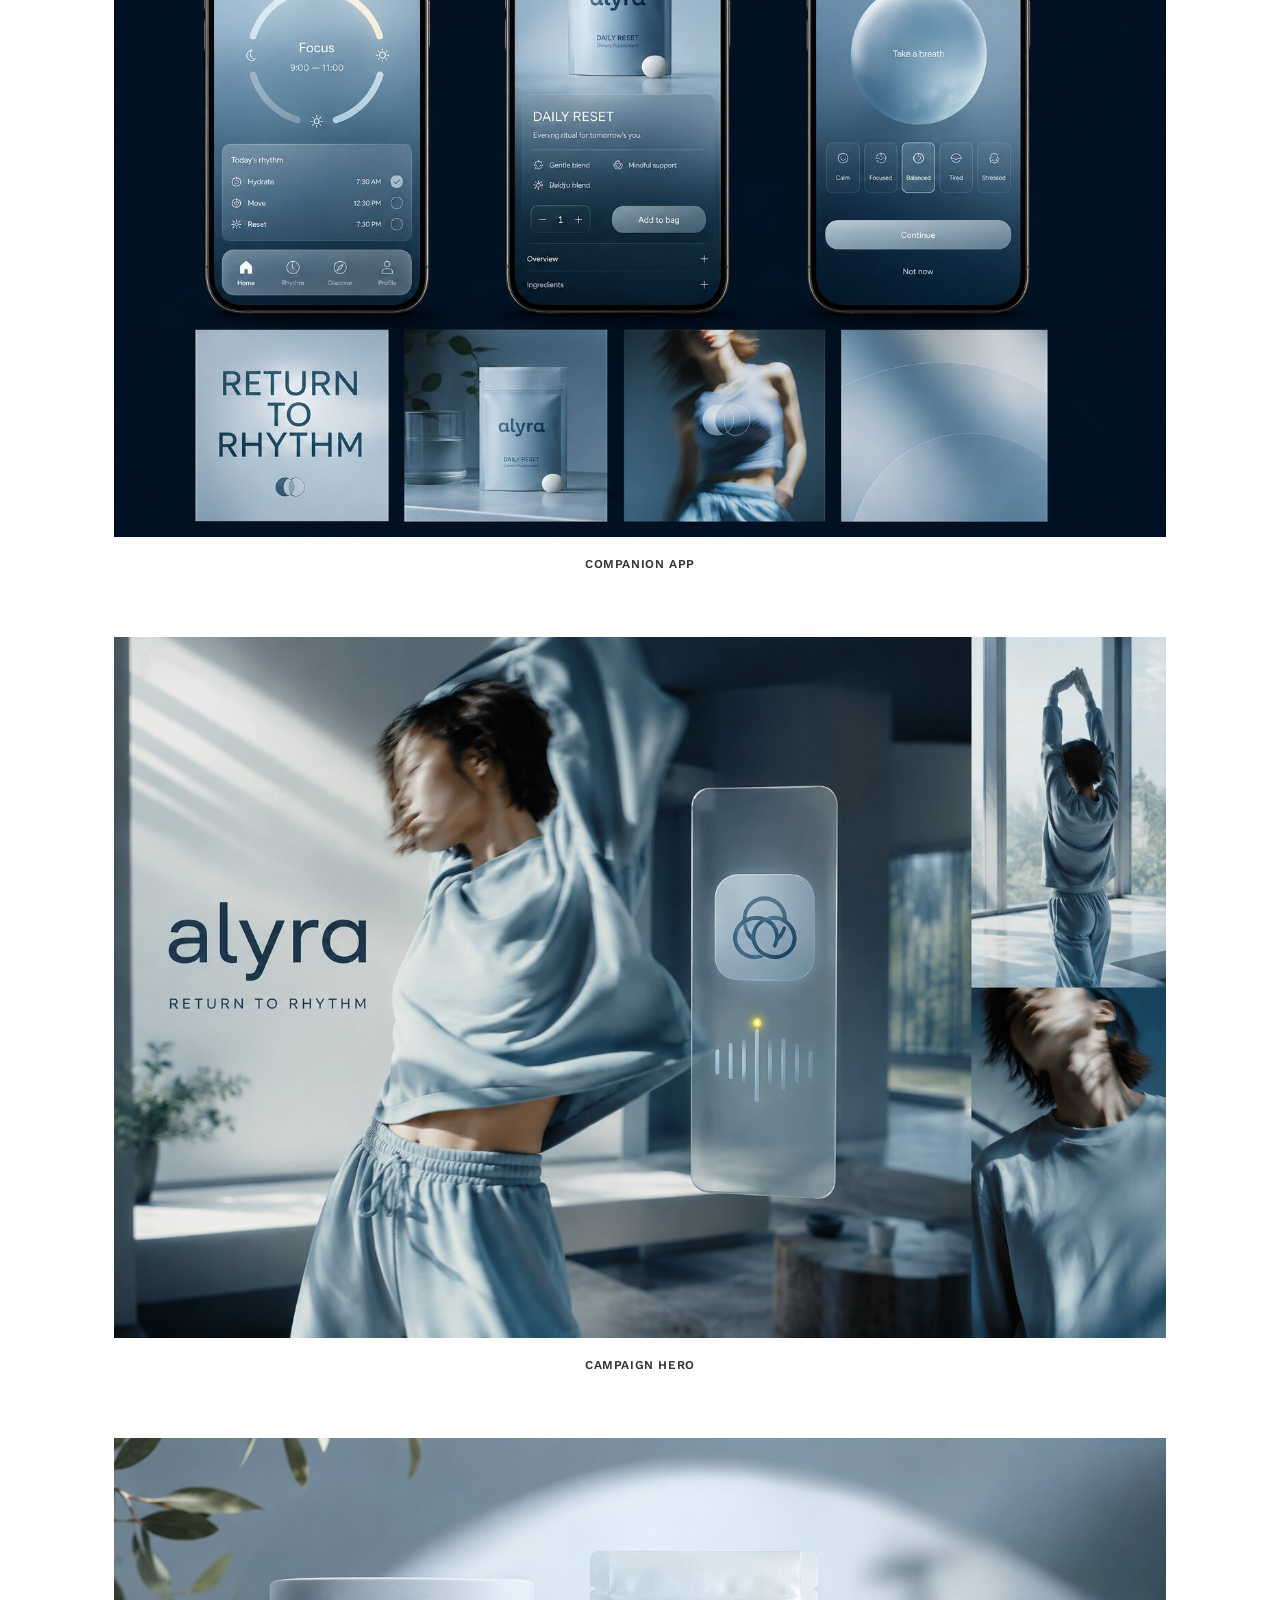
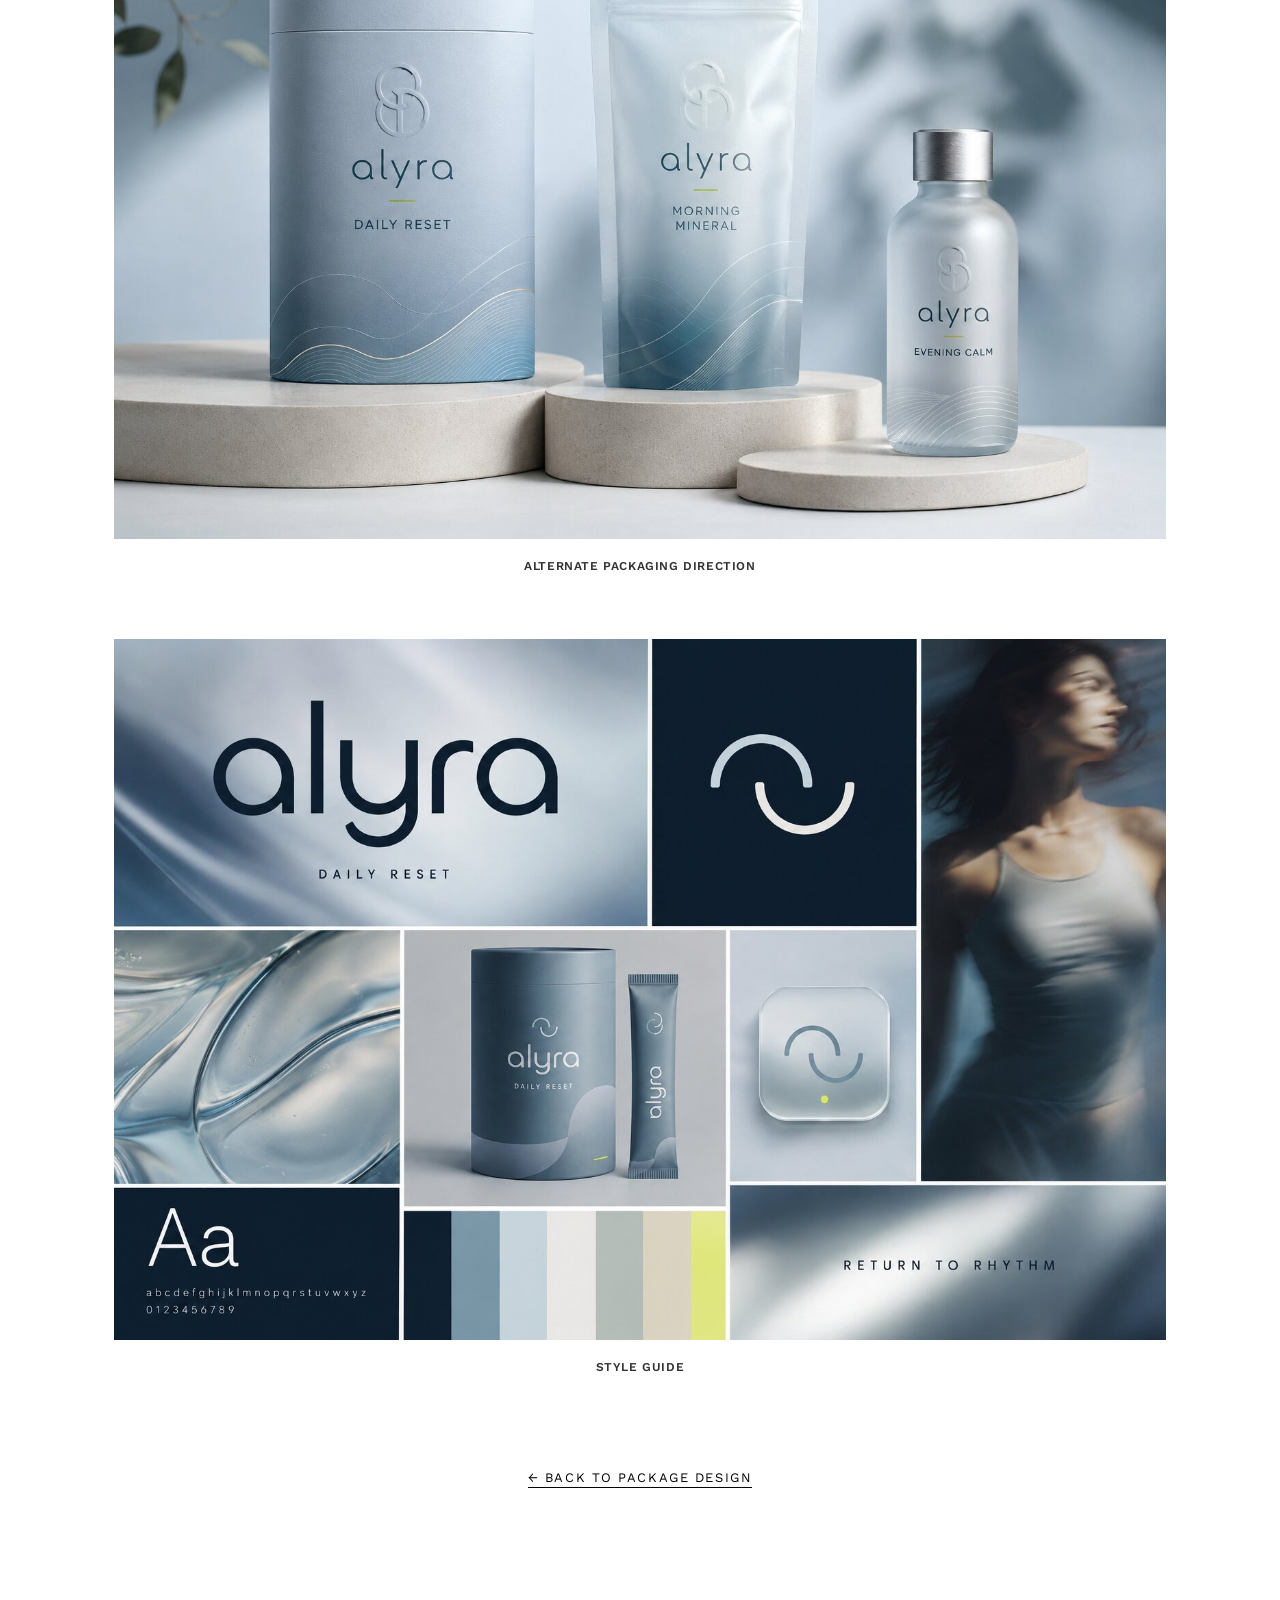
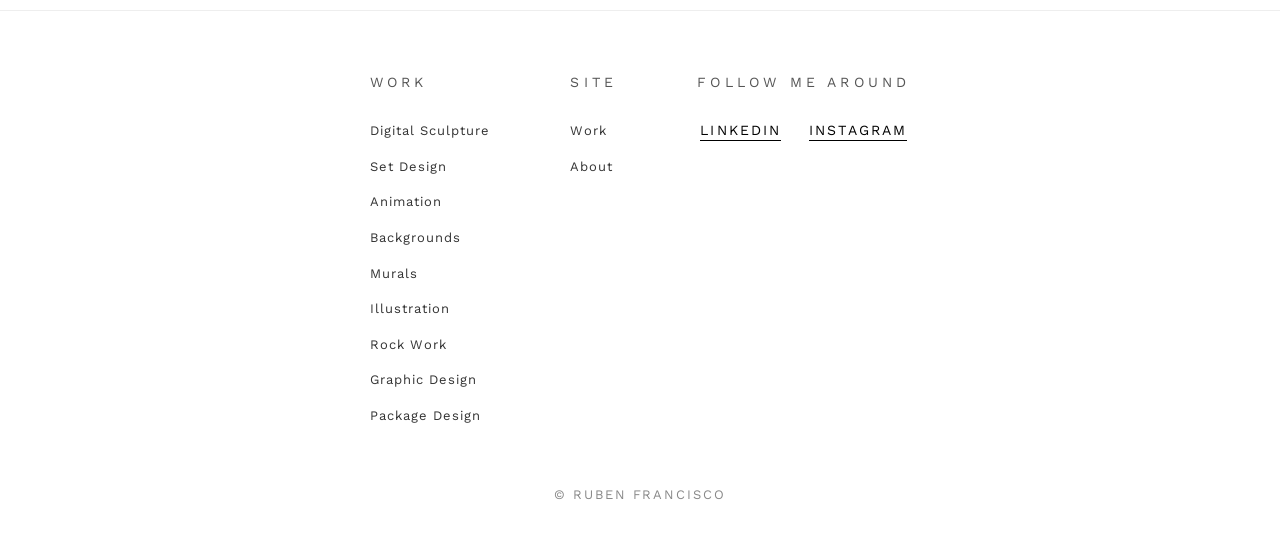
<file: alyra.html>
<!DOCTYPE html>
<html lang="en">
<head>
  <meta charset="utf-8">
  <meta name="viewport" content="width=device-width, initial-scale=1">
  <title>Alyra — Package Design — Ruben Francisco</title>
  <meta name="description" content="Alyra: Return to Rhythm. A circadian-wellness brand identity, packaging system, and app UI by Ruben Francisco.">
  <meta name="keywords" content="Ruben Francisco, Alyra, package design, packaging design, brand identity, wellness branding, app UI">
  <meta name="author" content="Ruben Francisco">
  <link rel="canonical" href="https://www.rubenf.com/alyra.html">
  <link rel="stylesheet" href="styles.css">
  <link rel="icon" href="/favicon.ico" sizes="any">
  <link rel="icon" href="/favicon-32x32.png" type="image/png" sizes="32x32">
  <link rel="icon" href="/favicon-16x16.png" type="image/png" sizes="16x16">
  <link rel="apple-touch-icon" href="/apple-touch-icon.png">
  <link rel="manifest" href="/site.webmanifest">
  <!-- Google tag (gtag.js) -->
  <script async src="https://www.googletagmanager.com/gtag/js?id=G-JJQFDHTEWV"></script>
  <script>
    window.dataLayer = window.dataLayer || [];
    function gtag(){dataLayer.push(arguments);}
    gtag('js', new Date());
    gtag('config', 'G-JJQFDHTEWV');
  </script>
  <!-- Microsoft Clarity -->
  <script type="text/javascript">
    (function(c,l,a,r,i,t,y){
        c[a]=c[a]||function(){(c[a].q=c[a].q||[]).push(arguments)};
        t=l.createElement(r);t.async=1;t.src="https://www.clarity.ms/tag/"+i;
        y=l.getElementsByTagName(r)[0];y.parentNode.insertBefore(t,y);
    })(window, document, "clarity", "script", "ww5df3jku0");
  </script>
  <meta property="og:type" content="website">
  <meta property="og:url" content="https://www.rubenf.com/alyra.html">
  <meta property="og:title" content="Alyra — Ruben Francisco">
  <meta property="og:description" content="Return to Rhythm: a circadian-wellness brand identity, packaging system, and app UI.">
  <meta property="og:image" content="https://www.rubenf.com/images/6beca181fcdc6afe.jpg">
  <meta property="og:image:width" content="1536">
  <meta property="og:image:height" content="1024">
  <meta name="twitter:card" content="summary_large_image">
  <meta name="twitter:title" content="Alyra — Ruben Francisco">
  <meta name="twitter:description" content="Return to Rhythm: a circadian-wellness brand identity, packaging system, and app UI.">
  <meta name="twitter:image" content="https://www.rubenf.com/images/6beca181fcdc6afe.jpg">
  <script type="application/ld+json">
  {
    "@context": "https://schema.org",
    "@type": "BreadcrumbList",
    "itemListElement": [
      {"@type": "ListItem", "position": 1, "name": "Home", "item": "https://www.rubenf.com/"},
      {"@type": "ListItem", "position": 2, "name": "Package Design", "item": "https://www.rubenf.com/package-design.html"},
      {"@type": "ListItem", "position": 3, "name": "Alyra", "item": "https://www.rubenf.com/alyra.html"}
    ]
  }
  </script>
</head>
<body>

<header class="site-header">
  <div class="wrap">
    <a href="/" class="brand">Ruben Francisco</a>
    <nav class="nav">
      <details class="nav-dropdown active">
        <summary>Work</summary>
        <ul class="nav-dropdown-panel">
          <li><a href="concept-art.html">Digital Sculpture</a></li>
          <li><a href="set-design.html">Set Design</a></li>
          <li><a href="animation.html">Animation</a></li>
          <li><a href="advertising.html">Backgrounds</a></li>
          <li><a href="murals.html">Murals</a></li>
          <li><a href="illustration.html">Illustration</a></li>
          <li><a href="rock-work.html">Rock Work</a></li>
          <li><a href="graphic-design.html">Graphic Design</a></li>
          <li><a href="package-design.html" class="active">Package Design</a></li>
        </ul>
      </details>
      <a href="about.html">About</a>
    </nav>
  </div>
</header>

<main class="wrap">
  <nav class="breadcrumb" aria-label="Breadcrumb"><a href="/">Home</a><span class="sep">/</span><a href="package-design.html">Package Design</a><span class="sep">/</span><span class="current">Alyra</span></nav>
  <p class="project-back"><a href="package-design.html">&larr; Back to Package Design</a></p>

  <section class="project-section">
    <p class="project-kicker">02</p>
    <h1 class="project-title">Alyra</h1>
    <p class="project-tagline">Return to Rhythm</p>
    <p class="project-meta">Packaging Design &middot; Brand Identity &middot; App UI</p>
    <p class="project-intro">
      A circadian-wellness brand built on one idea: your body already runs on a schedule, most supplement brands
      just ignore it. The product line — Night Reset, Daily Reset, Morning Balance — is organized by time of day
      rather than ingredient, and the identity was explored in two parallel material directions: a cooler,
      app-driven navy system, and a warmer, spa-adjacent line in dusty blue with a gold-foil tideline.
    </p>
    <div class="project-gallery">
      <figure>
        <img src="images/bb89ffb13c55efde.jpg" alt="Alyra core product range: Night Reset, Daily Reset, refill pouch, and Morning Balance" loading="lazy">
        <figcaption><strong>Core range</strong></figcaption>
      </figure>
      <figure>
        <img src="images/9dd051942e7bc1da.jpg" alt="Alyra companion app screens and social campaign tiles" loading="lazy">
        <figcaption><strong>Companion app</strong></figcaption>
      </figure>
      <figure>
        <img src="images/6beca181fcdc6afe.jpg" alt="Alyra Return to Rhythm campaign lifestyle photography" loading="lazy">
        <figcaption><strong>Campaign hero</strong></figcaption>
      </figure>
      <figure>
        <img src="images/2ef6c0e8eadf98da.jpg" alt="Alyra alternate packaging direction with gold foil tideline on stone plinths" loading="lazy">
        <figcaption><strong>Alternate packaging direction</strong></figcaption>
      </figure>
      <figure>
        <img src="images/38f61318a345a88f.jpg" alt="Alyra brand style guide with wordmark, palette, and typography" loading="lazy">
        <figcaption><strong>Style guide</strong></figcaption>
      </figure>
    </div>
  </section>

  <p class="project-back"><a href="package-design.html">&larr; Back to Package Design</a></p>
</main>

<footer class="site-footer">
  <div class="wrap">
    <div class="footer-nav">
      <div class="footer-col">
        <p class="footer-heading">Work</p>
        <ul class="footer-list">
          <li><a href="concept-art.html">Digital Sculpture</a></li>
          <li><a href="set-design.html">Set Design</a></li>
          <li><a href="animation.html">Animation</a></li>
          <li><a href="advertising.html">Backgrounds</a></li>
          <li><a href="murals.html">Murals</a></li>
          <li><a href="illustration.html">Illustration</a></li>
          <li><a href="rock-work.html">Rock Work</a></li>
          <li><a href="graphic-design.html">Graphic Design</a></li>
          <li><a href="package-design.html">Package Design</a></li>
        </ul>
      </div>
      <div class="footer-col">
        <p class="footer-heading">Site</p>
        <ul class="footer-list">
          <li><a href="/">Work</a></li>
          <li><a href="about.html">About</a></li>
        </ul>
      </div>
      <div class="footer-col">
        <p class="footer-heading">Follow me around</p>
        <ul class="social">
          <li><a href="https://www.linkedin.com/in/rubenfranciscoart/" target="_blank" rel="noopener">LinkedIn</a></li>
          <li><a href="https://www.instagram.com/pointsinspace/" target="_blank" rel="noopener">Instagram</a></li>
        </ul>
      </div>
    </div>
    <p class="copyright">&copy; Ruben Francisco</p>
  </div>
</footer>

</body>
</html>
</file>
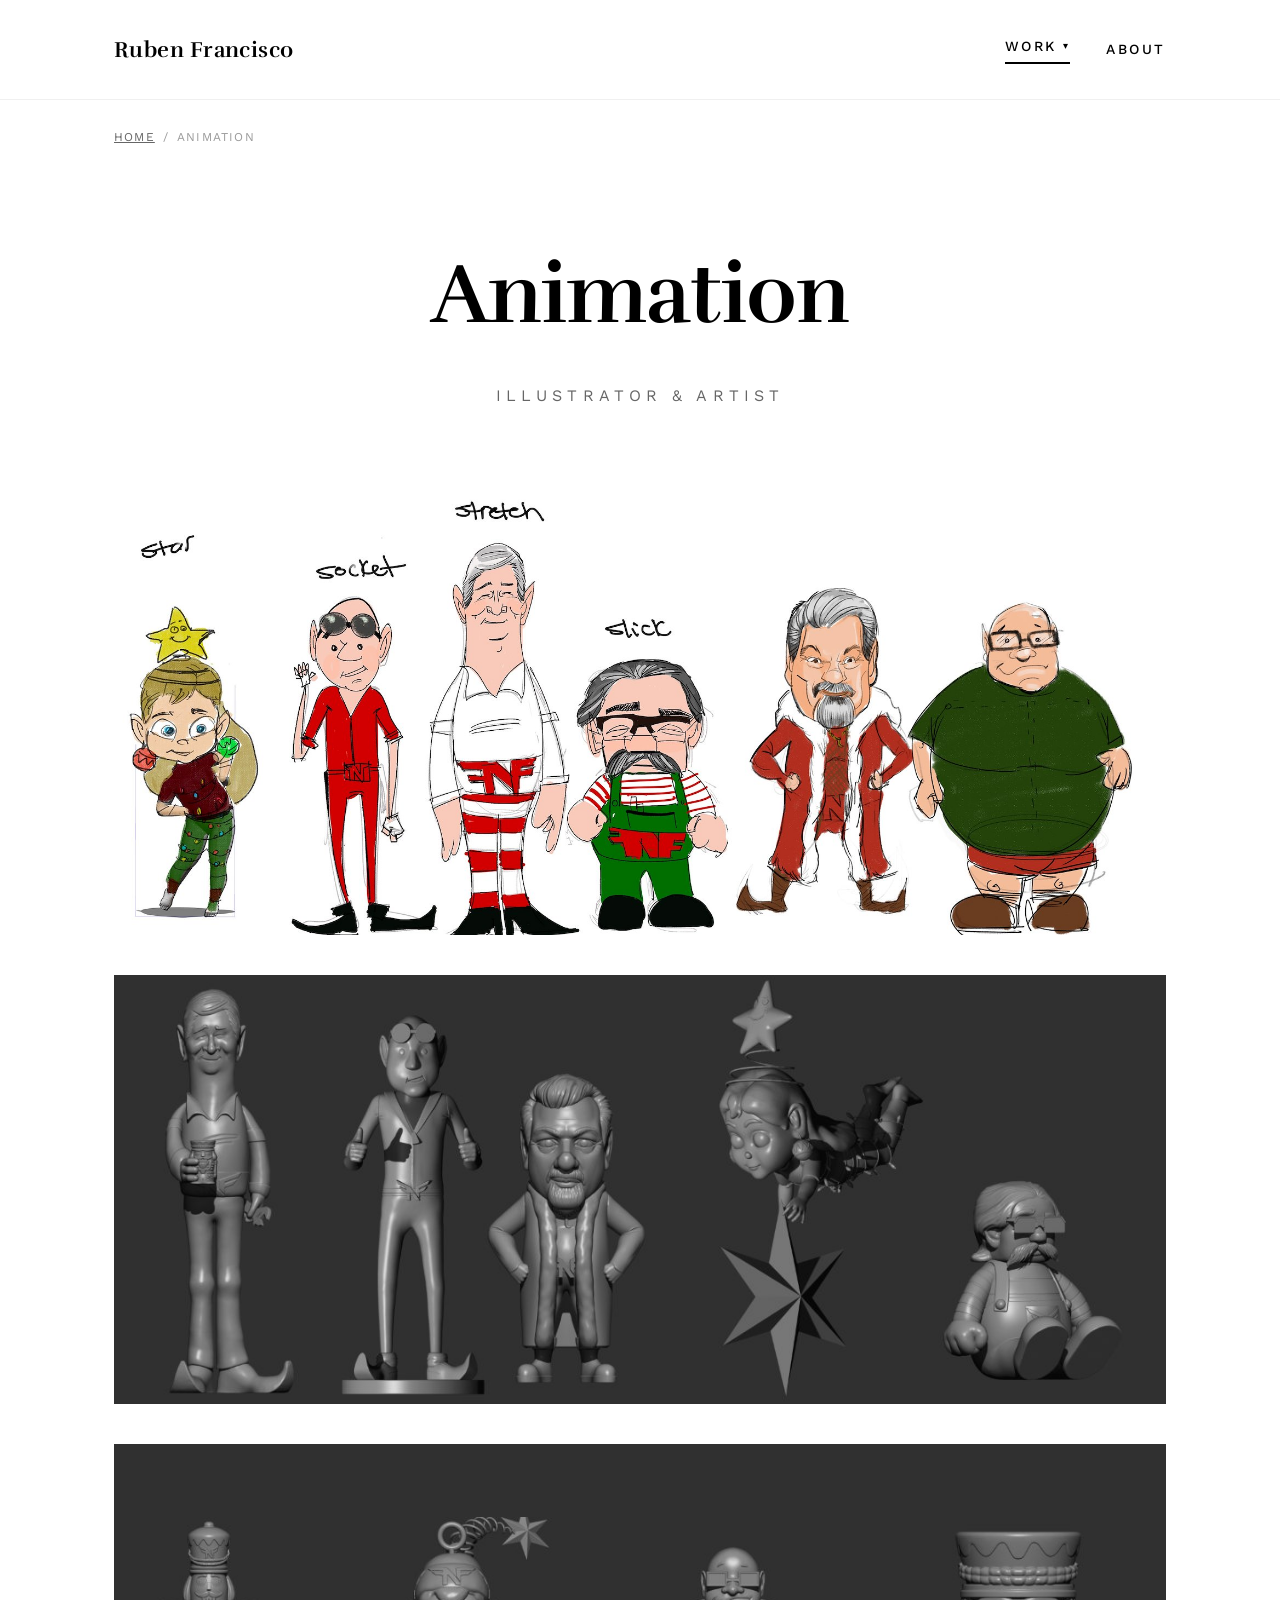
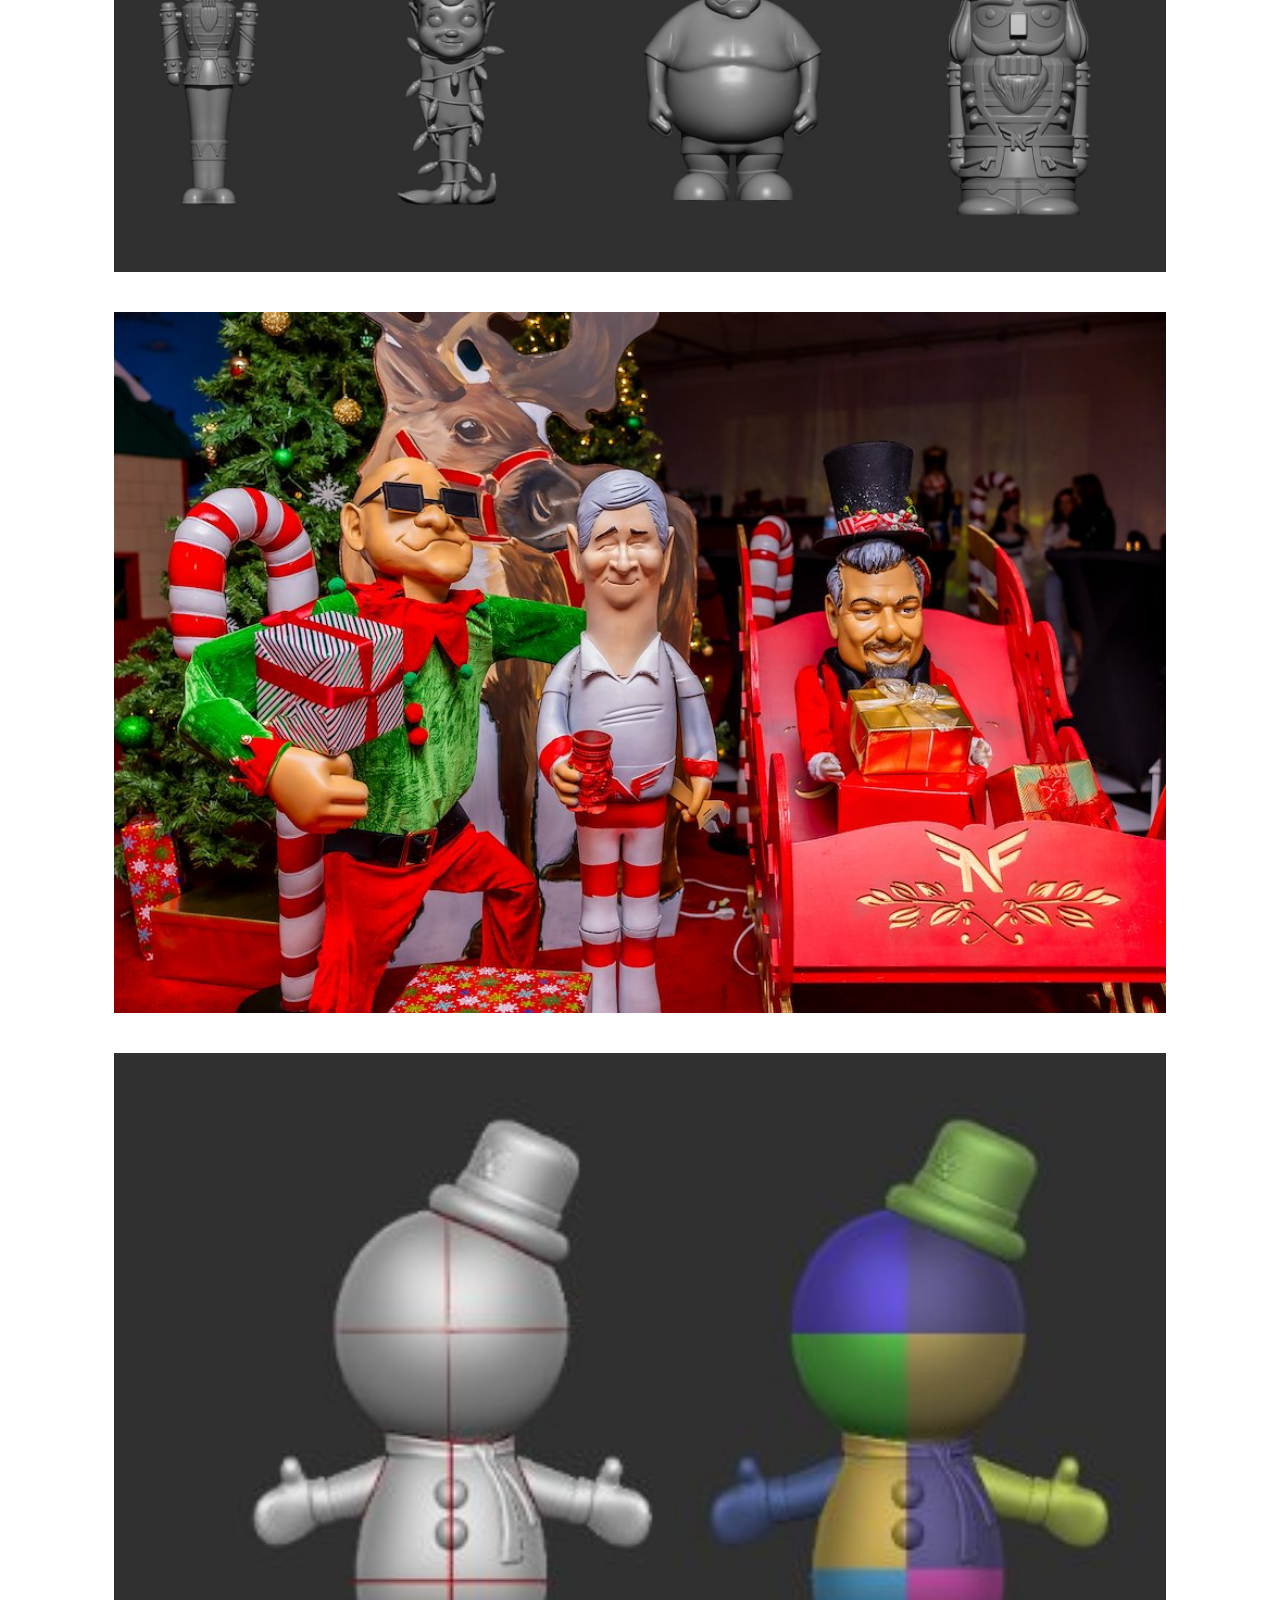
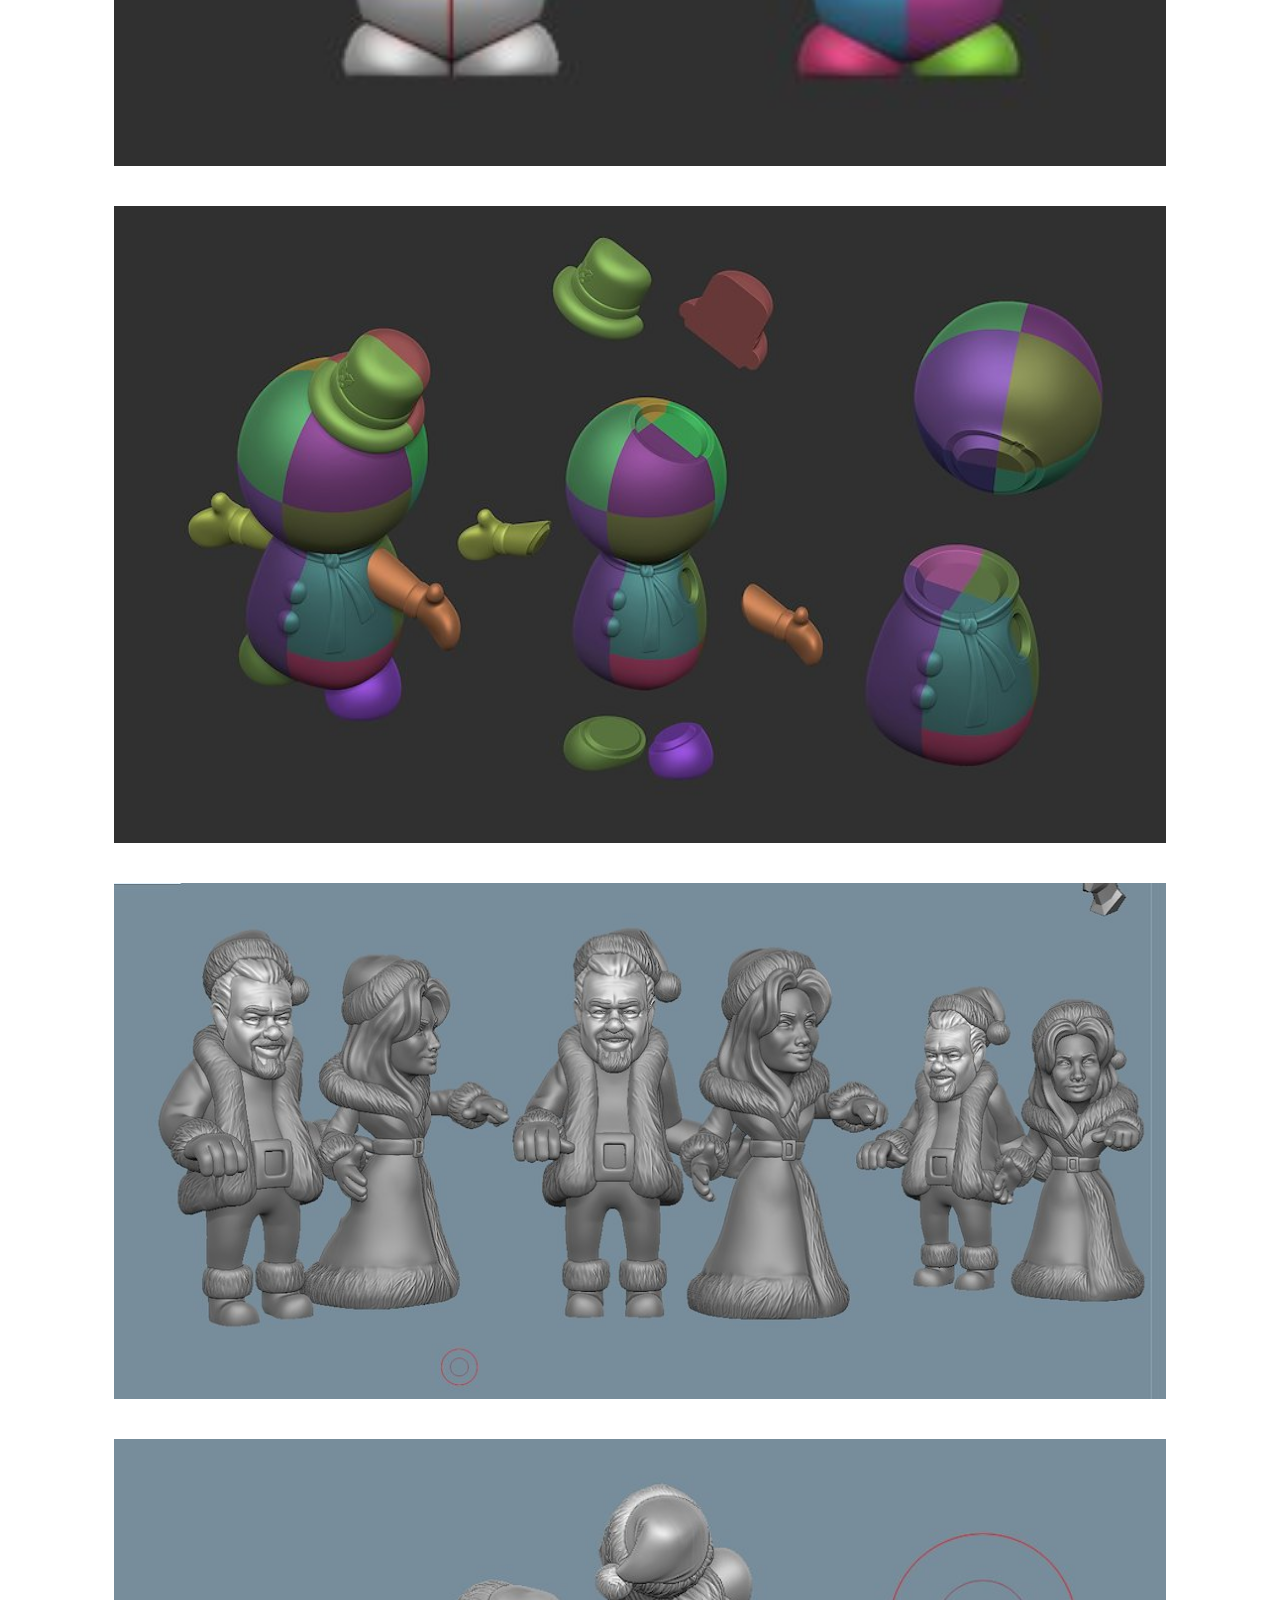
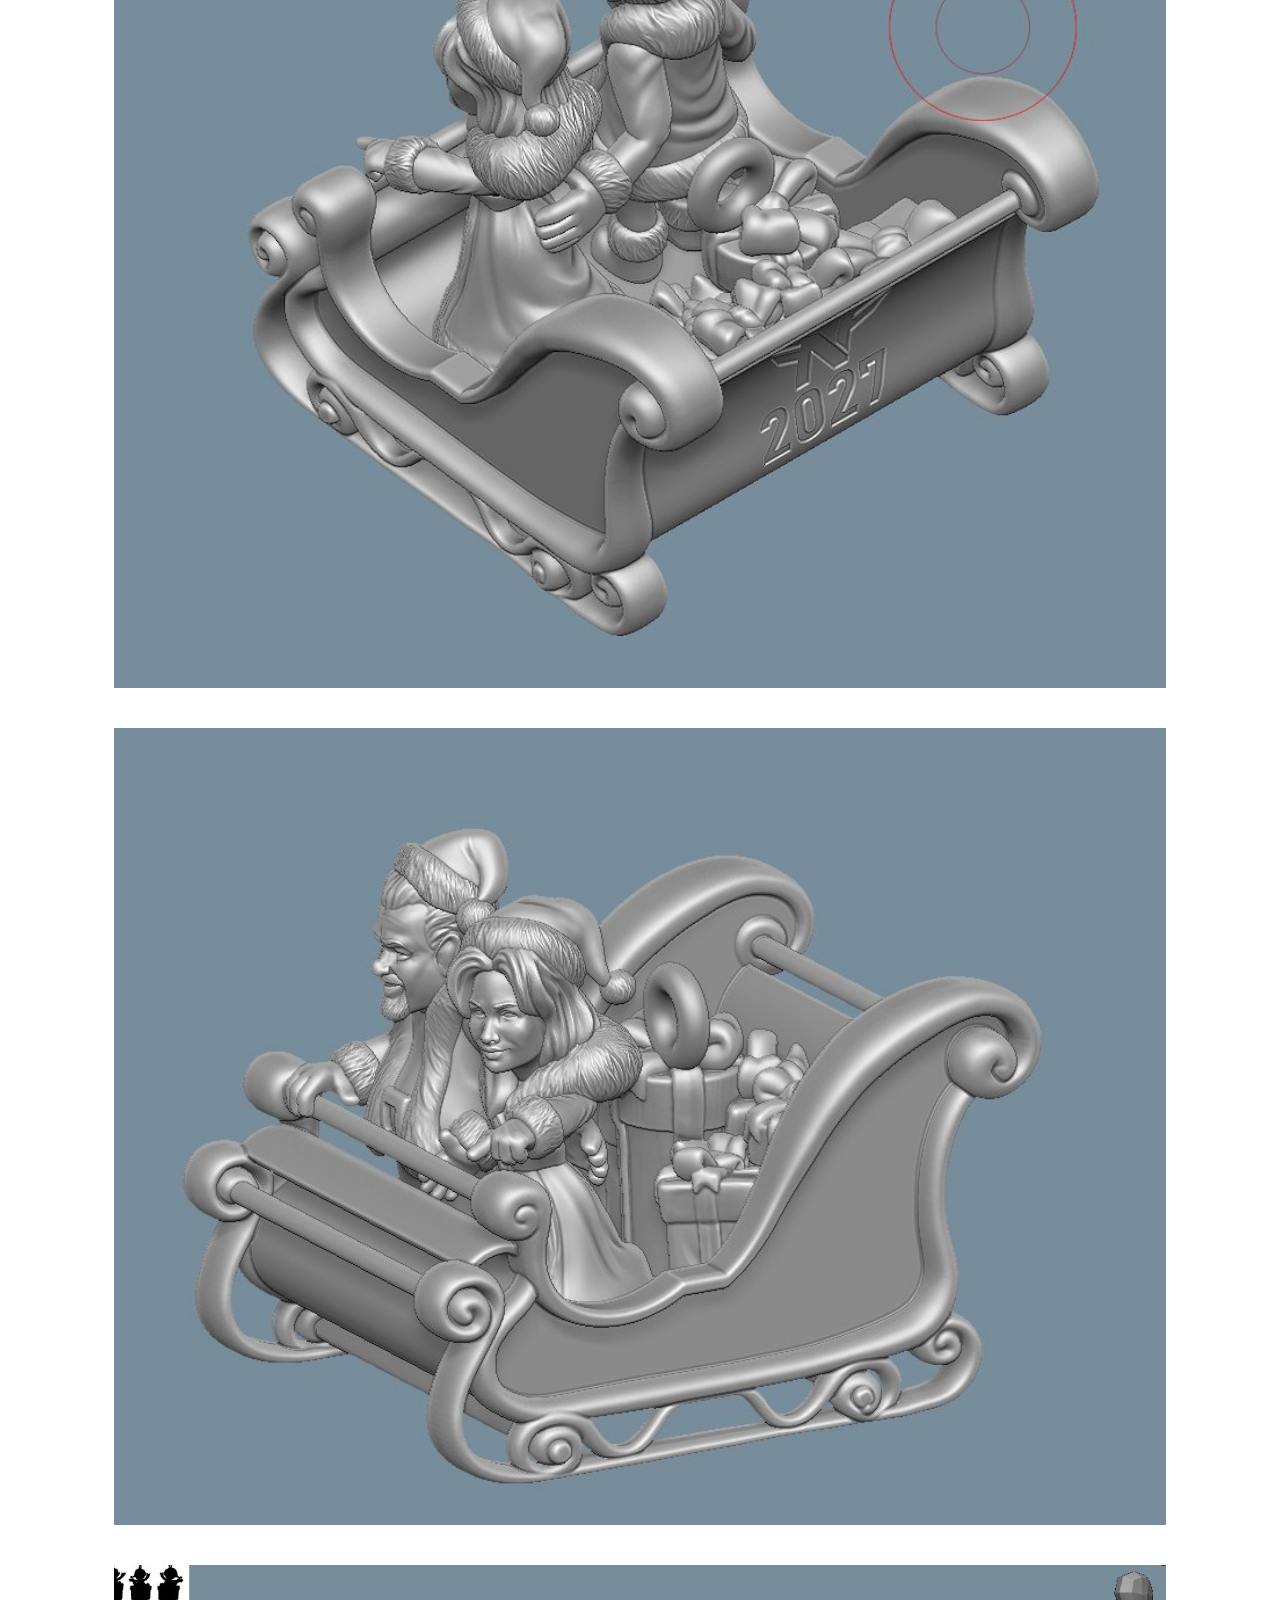
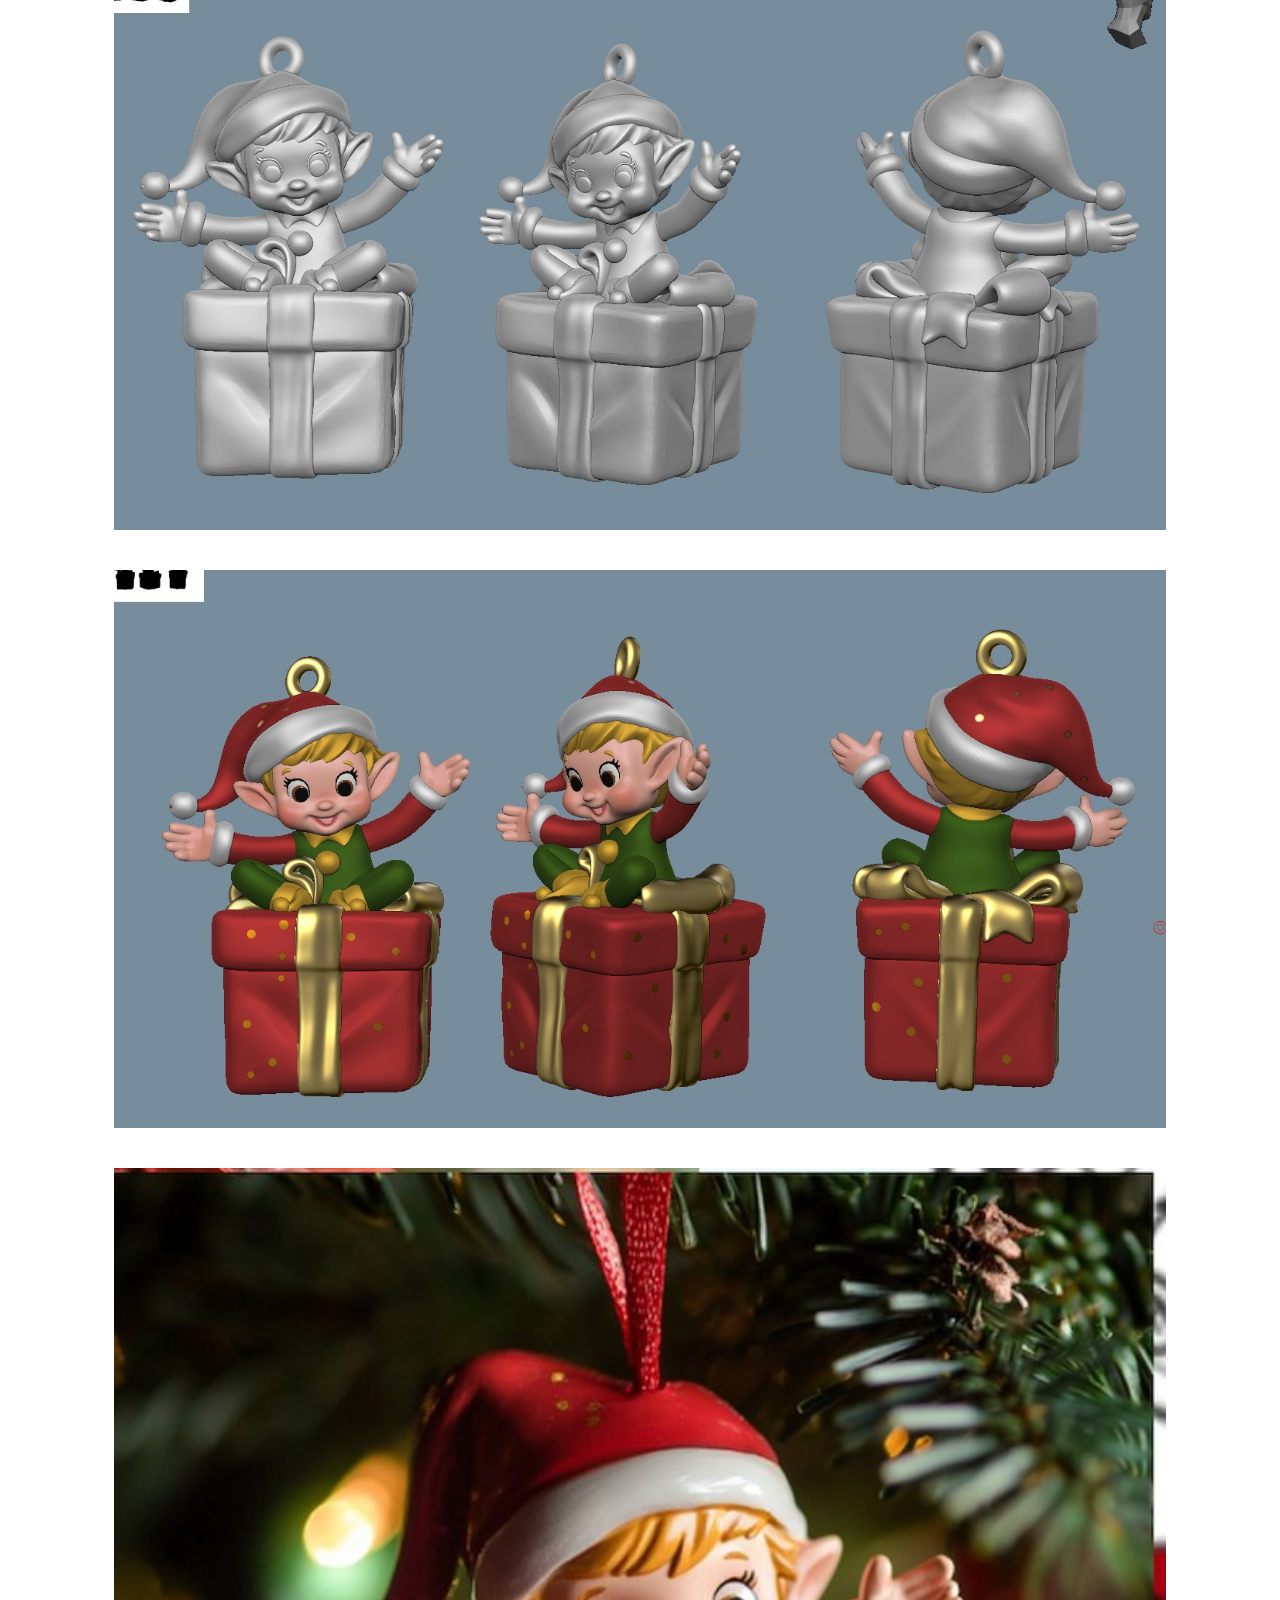
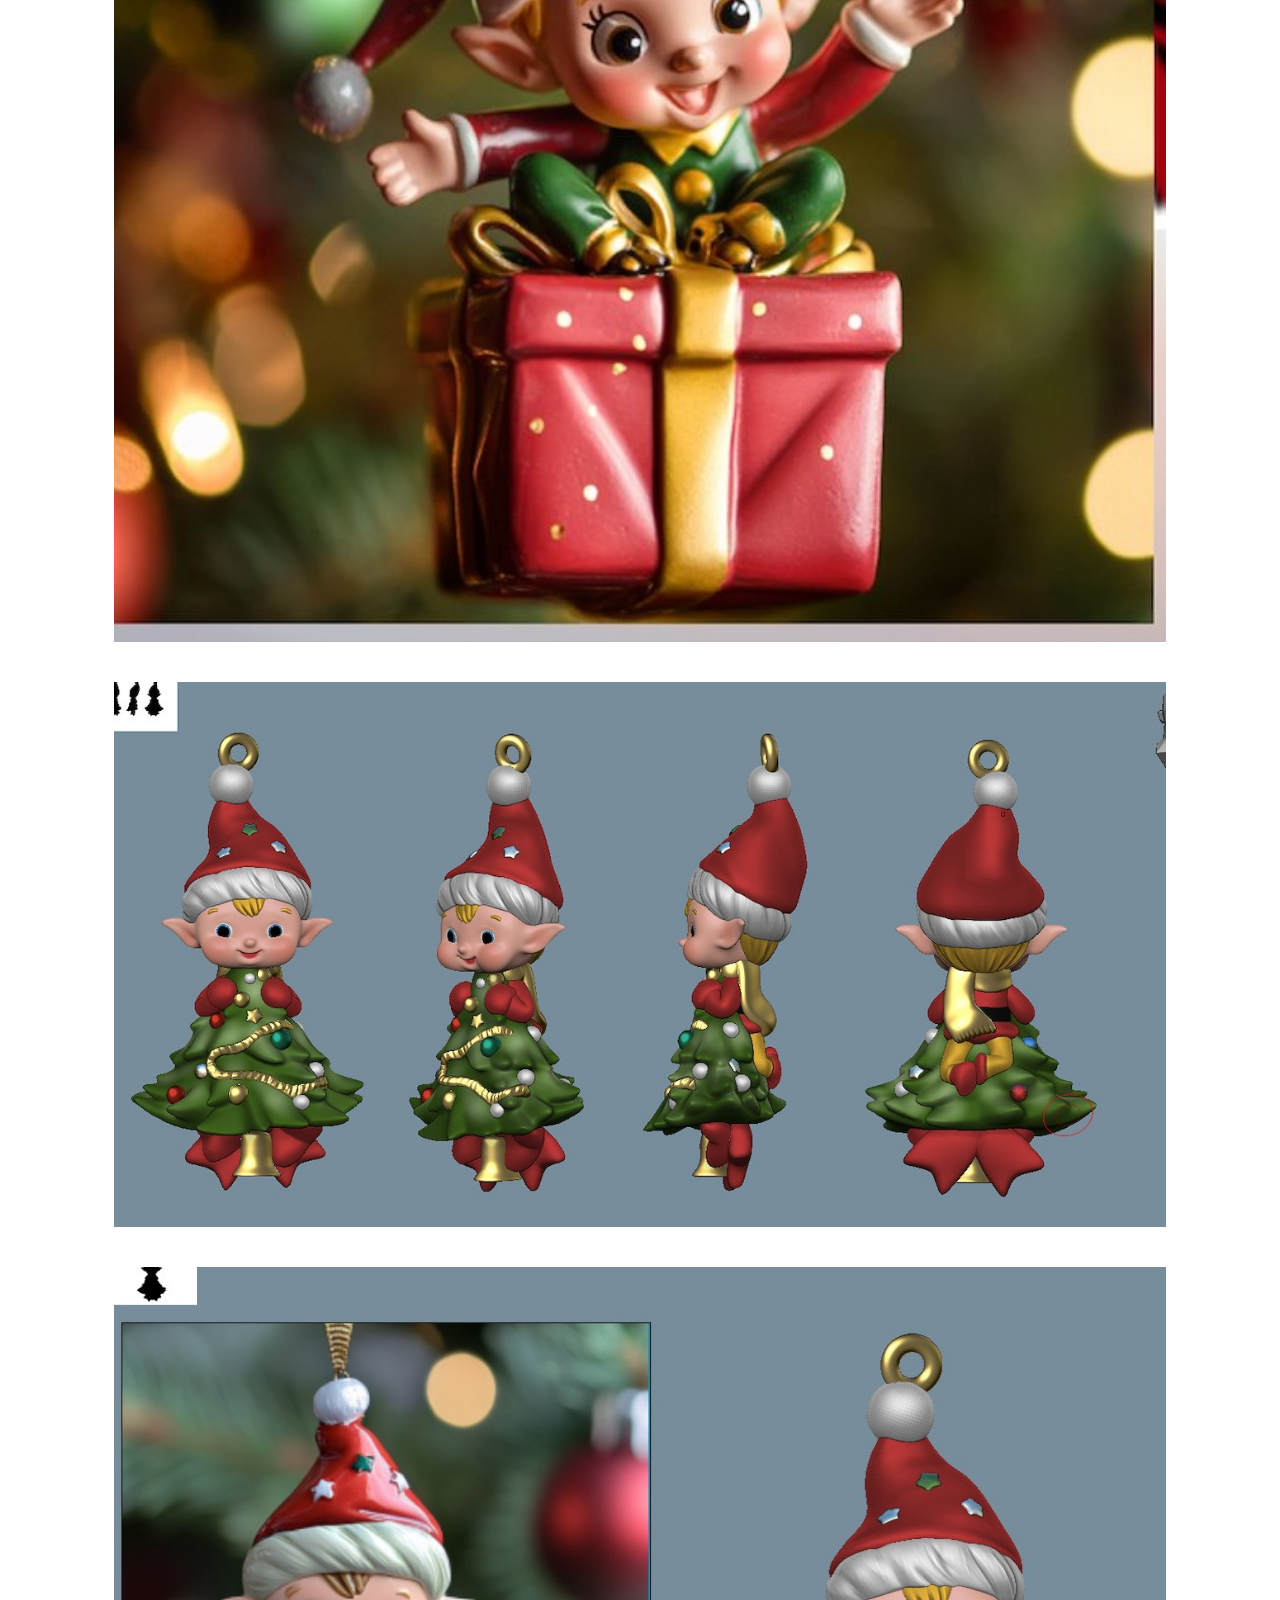
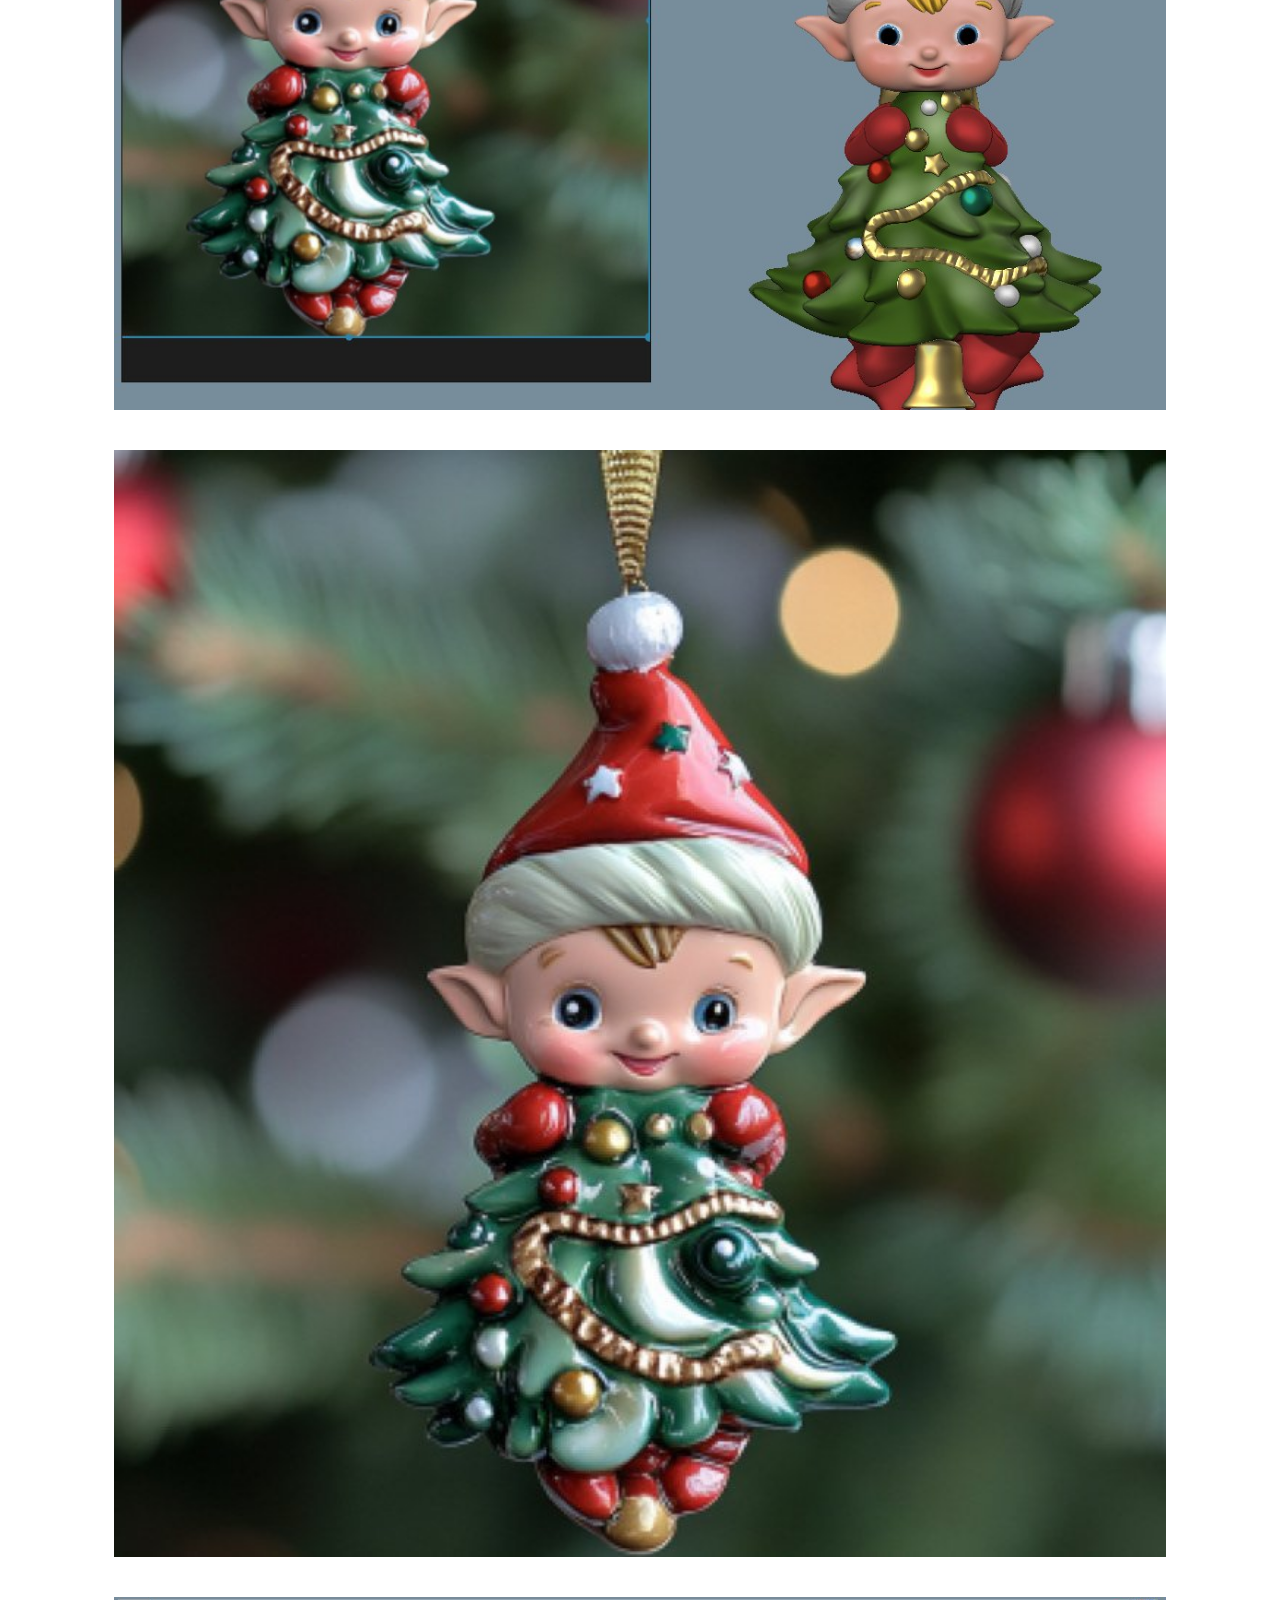
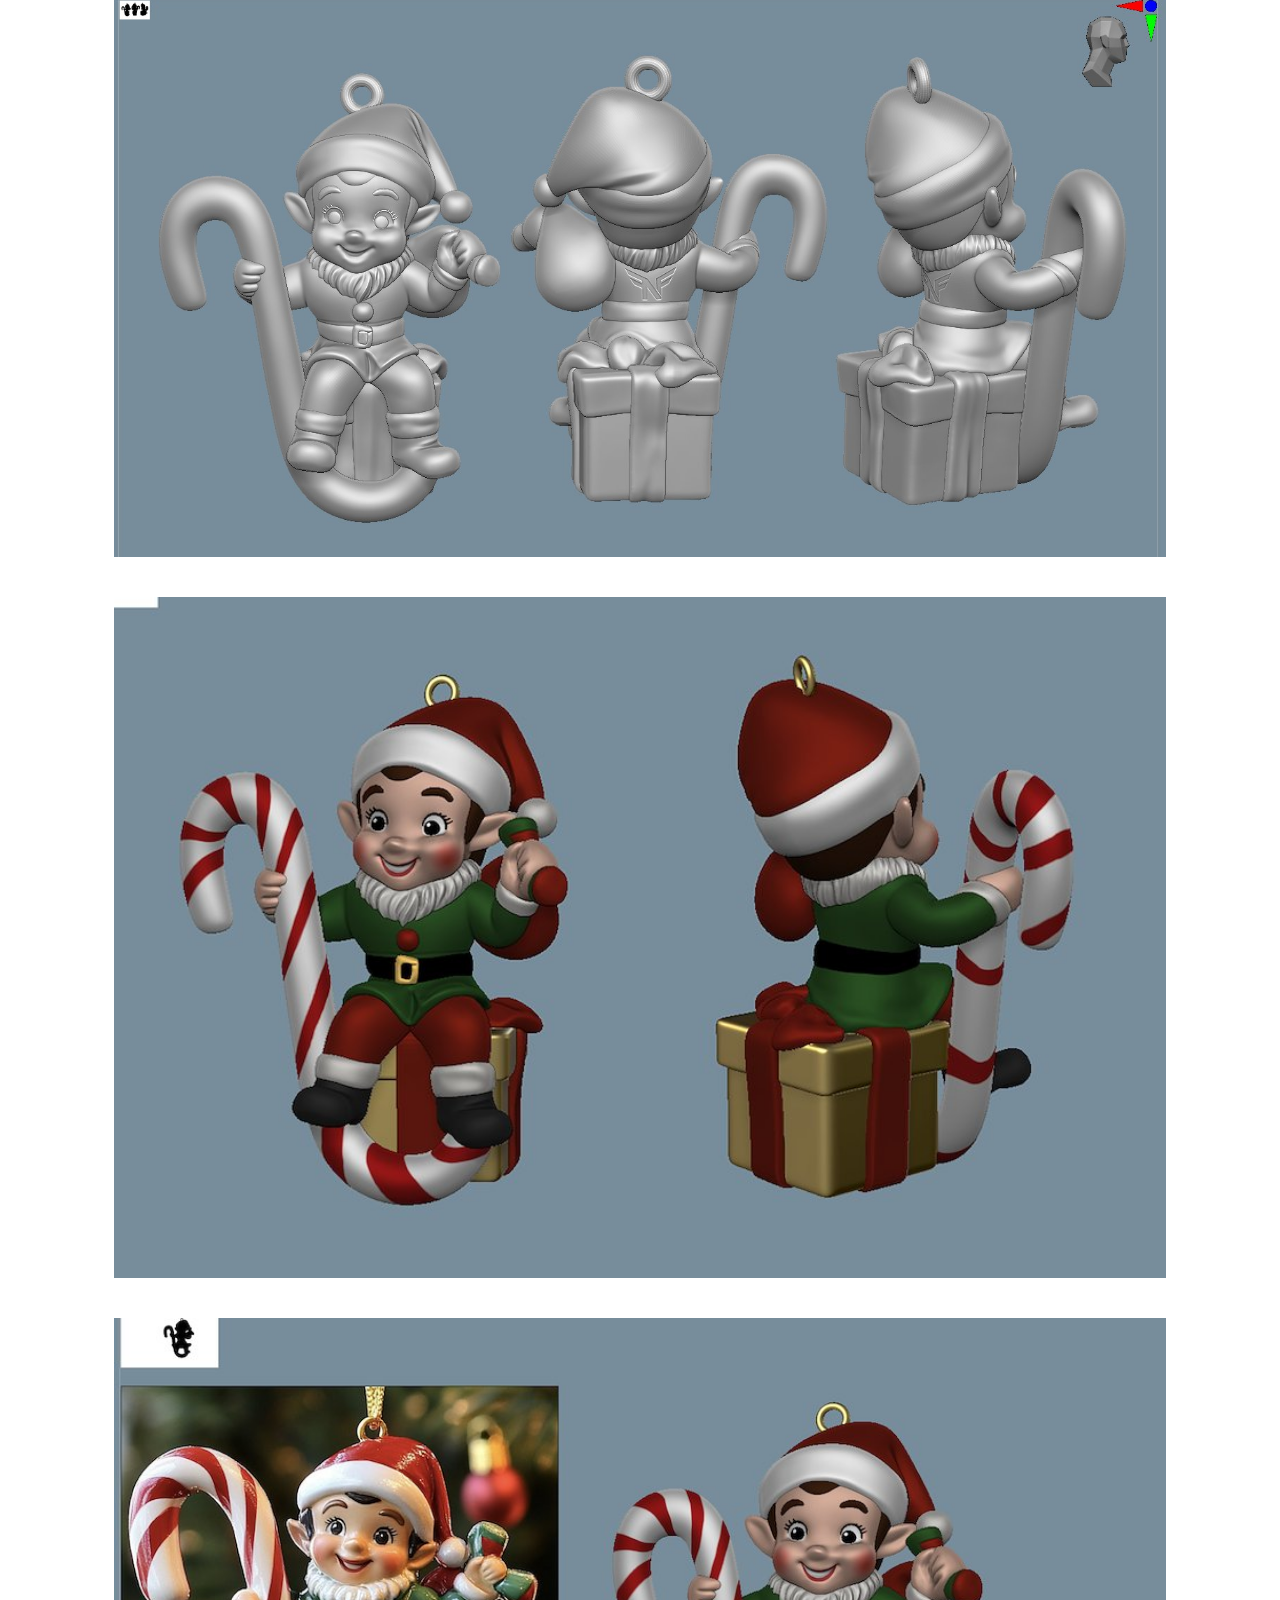
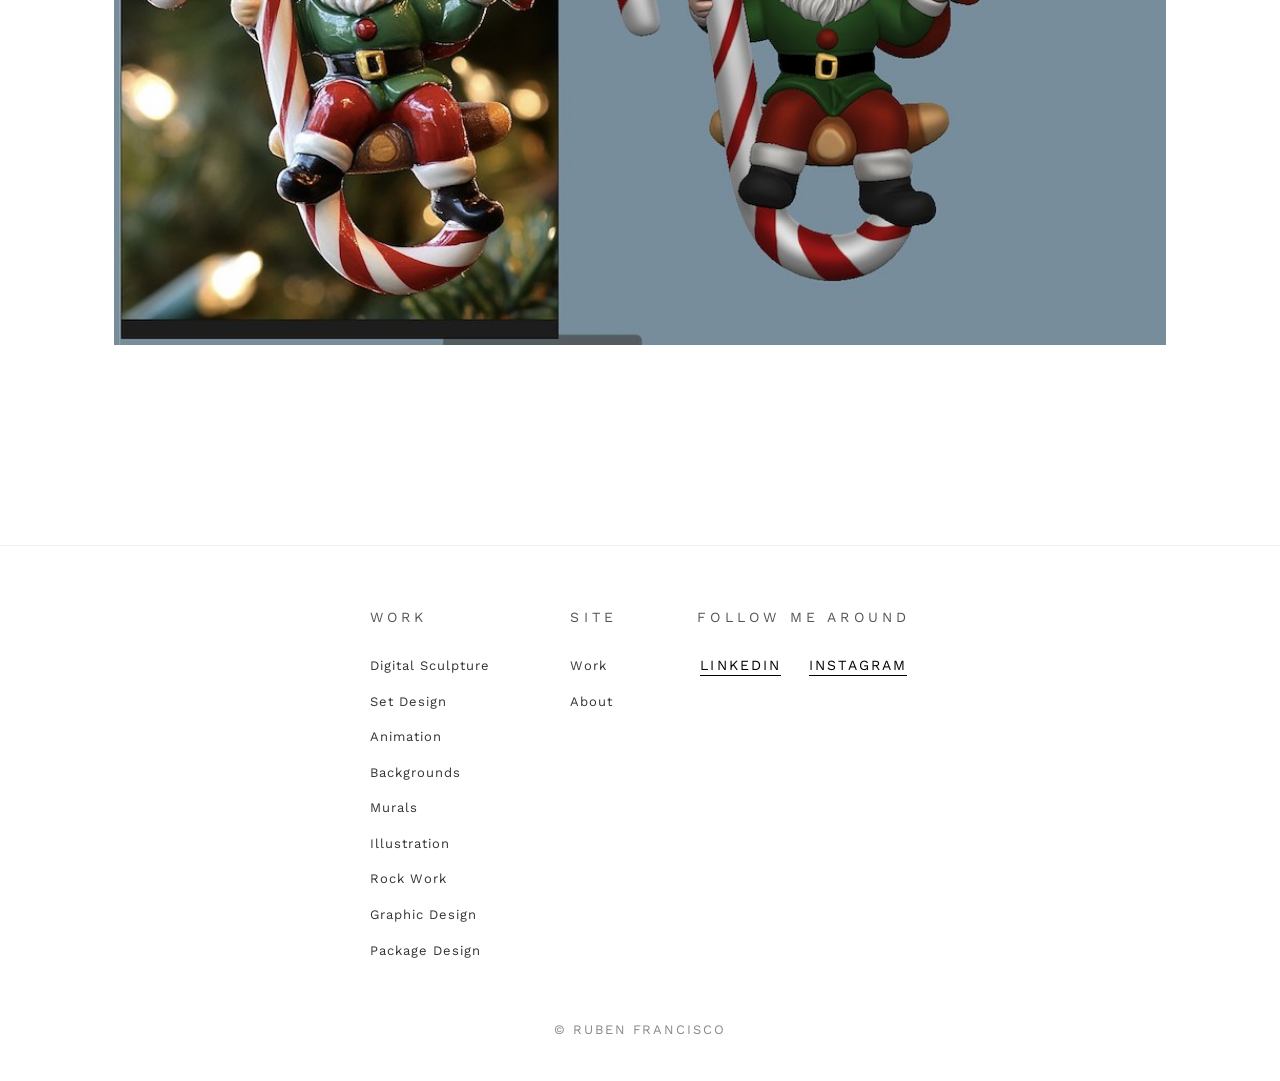
<file: animation.html>
<!DOCTYPE html>
<html lang="en">
<head>
  <meta charset="utf-8">
  <meta name="viewport" content="width=device-width, initial-scale=1">
  <title>Animation — Ruben Francisco</title>
  <meta name="description" content="Animation and motion work by Ruben Francisco — character animation, motion design, and animated content built around story and character.">
  <meta name="keywords" content="Ruben Francisco, animation, motion design, character animation, animated short, visual development">
  <meta name="author" content="Ruben Francisco">
  <link rel="canonical" href="https://www.rubenf.com/animation.html">
  <link rel="stylesheet" href="styles.css">
  <link rel="icon" href="/favicon.ico" sizes="any">
  <link rel="icon" href="/favicon-32x32.png" type="image/png" sizes="32x32">
  <link rel="icon" href="/favicon-16x16.png" type="image/png" sizes="16x16">
  <link rel="apple-touch-icon" href="/apple-touch-icon.png">
  <link rel="manifest" href="/site.webmanifest">
  <!-- Google tag (gtag.js) -->
  <script async src="https://www.googletagmanager.com/gtag/js?id=G-JJQFDHTEWV"></script>
  <script>
    window.dataLayer = window.dataLayer || [];
    function gtag(){dataLayer.push(arguments);}
    gtag('js', new Date());
    gtag('config', 'G-JJQFDHTEWV');
  </script>
  <!-- Microsoft Clarity -->
  <script type="text/javascript">
    (function(c,l,a,r,i,t,y){
        c[a]=c[a]||function(){(c[a].q=c[a].q||[]).push(arguments)};
        t=l.createElement(r);t.async=1;t.src="https://www.clarity.ms/tag/"+i;
        y=l.getElementsByTagName(r)[0];y.parentNode.insertBefore(t,y);
    })(window, document, "clarity", "script", "ww5df3jku0");
  </script>
  <meta property="og:type" content="website">
  <meta property="og:url" content="https://www.rubenf.com/animation.html">
  <meta property="og:title" content="Animation — Ruben Francisco">
  <meta property="og:description" content="Motion design and animated storytelling for campaigns, brand films, and interactive experiences. Frame-by-frame craft, characters that move with intent.">
  <meta property="og:image" content="https://www.rubenf.com/images/bac4b272e82b0256.jpg">
  <meta property="og:image:width" content="1920">
  <meta property="og:image:height" content="1047">
  <meta name="twitter:card" content="summary_large_image">
  <meta name="twitter:title" content="Animation — Ruben Francisco">
  <meta name="twitter:description" content="Motion design and animated storytelling for campaigns, brand films, and interactive experiences. Frame-by-frame craft, characters that move with intent.">
  <meta name="twitter:image" content="https://www.rubenf.com/images/bac4b272e82b0256.jpg">
  <script type="application/ld+json">
  {
    "@context": "https://schema.org",
    "@type": "BreadcrumbList",
    "itemListElement": [
      {"@type": "ListItem", "position": 1, "name": "Home", "item": "https://www.rubenf.com/"},
      {"@type": "ListItem", "position": 2, "name": "Animation", "item": "https://www.rubenf.com/animation.html"}
    ]
  }
  </script>
</head>
<body>

<header class="site-header">
  <div class="wrap">
    <a href="/" class="brand">Ruben Francisco</a>
    <nav class="nav">
      <details class="nav-dropdown active">
        <summary>Work</summary>
        <ul class="nav-dropdown-panel">
          <li><a href="concept-art.html">Digital Sculpture</a></li>
          <li><a href="set-design.html">Set Design</a></li>
          <li><a href="animation.html" class="active">Animation</a></li>
          <li><a href="advertising.html">Backgrounds</a></li>
          <li><a href="murals.html">Murals</a></li>
          <li><a href="illustration.html">Illustration</a></li>
          <li><a href="rock-work.html">Rock Work</a></li>
          <li><a href="graphic-design.html">Graphic Design</a></li>
          <li><a href="package-design.html">Package Design</a></li>
        </ul>
      </details>
      <a href="about.html">About</a>
    </nav>
  </div>
</header>

<main class="wrap">
  <nav class="breadcrumb" aria-label="Breadcrumb"><a href="/">Home</a><span class="sep">/</span><span class="current">Animation</span></nav>
  <h1 class="page-title">Animation</h1>
  <p class="page-subtitle">Illustrator &amp; Artist</p>

  <div class="gallery">
    <img src="images/93b6917fc8b4274a.jpg" alt="Animation" loading="lazy">
    <img src="images/d8fcbabd1018afa7.jpg" alt="Animation" loading="lazy">
    <img src="images/3c989e0131f3626e.jpg" alt="Animation" loading="lazy">
    <img src="images/c95500f3e1ee32f8.jpg" alt="Animation" loading="lazy">
    <img src="images/b3072a9c0ff3992a.jpg" alt="Animation" loading="lazy">
    <img src="images/8f78ce9dec5ae7e8.jpg" alt="Animation" loading="lazy">
    <img src="images/832b76b0fac81bd1.jpg" alt="Animation" loading="lazy">
    <img src="images/741e6a941021f584.jpg" alt="Animation" loading="lazy">
    <img src="images/99c15f297c4d9aca.jpg" alt="Animation" loading="lazy">
    <img src="images/e63fb2f06976e9af.jpg" alt="Animation" loading="lazy">
    <img src="images/e13c417caed39616.jpg" alt="Animation" loading="lazy">
    <img src="images/4125936f700603cb.jpg" alt="Animation" loading="lazy">
    <img src="images/7f1f906df95967dc.jpg" alt="Animation" loading="lazy">
    <img src="images/752693d742d1909d.jpg" alt="Animation" loading="lazy">
    <img src="images/9fda94032ea4608b.jpg" alt="Animation" loading="lazy">
    <img src="images/5a124e8acb4c04ac.jpg" alt="Animation" loading="lazy">
    <img src="images/034b1d4f91c65bb5.jpg" alt="Animation" loading="lazy">
    <img src="images/3d97dd0568243ba1.jpg" alt="Animation" loading="lazy">
  </div>
</main>

<footer class="site-footer">
  <div class="wrap">
    <div class="footer-nav">
      <div class="footer-col">
        <p class="footer-heading">Work</p>
        <ul class="footer-list">
          <li><a href="concept-art.html">Digital Sculpture</a></li>
          <li><a href="set-design.html">Set Design</a></li>
          <li><a href="animation.html">Animation</a></li>
          <li><a href="advertising.html">Backgrounds</a></li>
          <li><a href="murals.html">Murals</a></li>
          <li><a href="illustration.html">Illustration</a></li>
          <li><a href="rock-work.html">Rock Work</a></li>
          <li><a href="graphic-design.html">Graphic Design</a></li>
          <li><a href="package-design.html">Package Design</a></li>
        </ul>
      </div>
      <div class="footer-col">
        <p class="footer-heading">Site</p>
        <ul class="footer-list">
          <li><a href="/">Work</a></li>
          <li><a href="about.html">About</a></li>
        </ul>
      </div>
      <div class="footer-col">
        <p class="footer-heading">Follow me around</p>
        <ul class="social">
          <li><a href="https://www.linkedin.com/in/rubenfranciscoart/" target="_blank" rel="noopener">LinkedIn</a></li>
          <li><a href="https://www.instagram.com/pointsinspace/" target="_blank" rel="noopener">Instagram</a></li>
        </ul>
      </div>
    </div>
    <p class="copyright">&copy; Ruben Francisco</p>
  </div>
</footer>

</body>
</html>
</file>
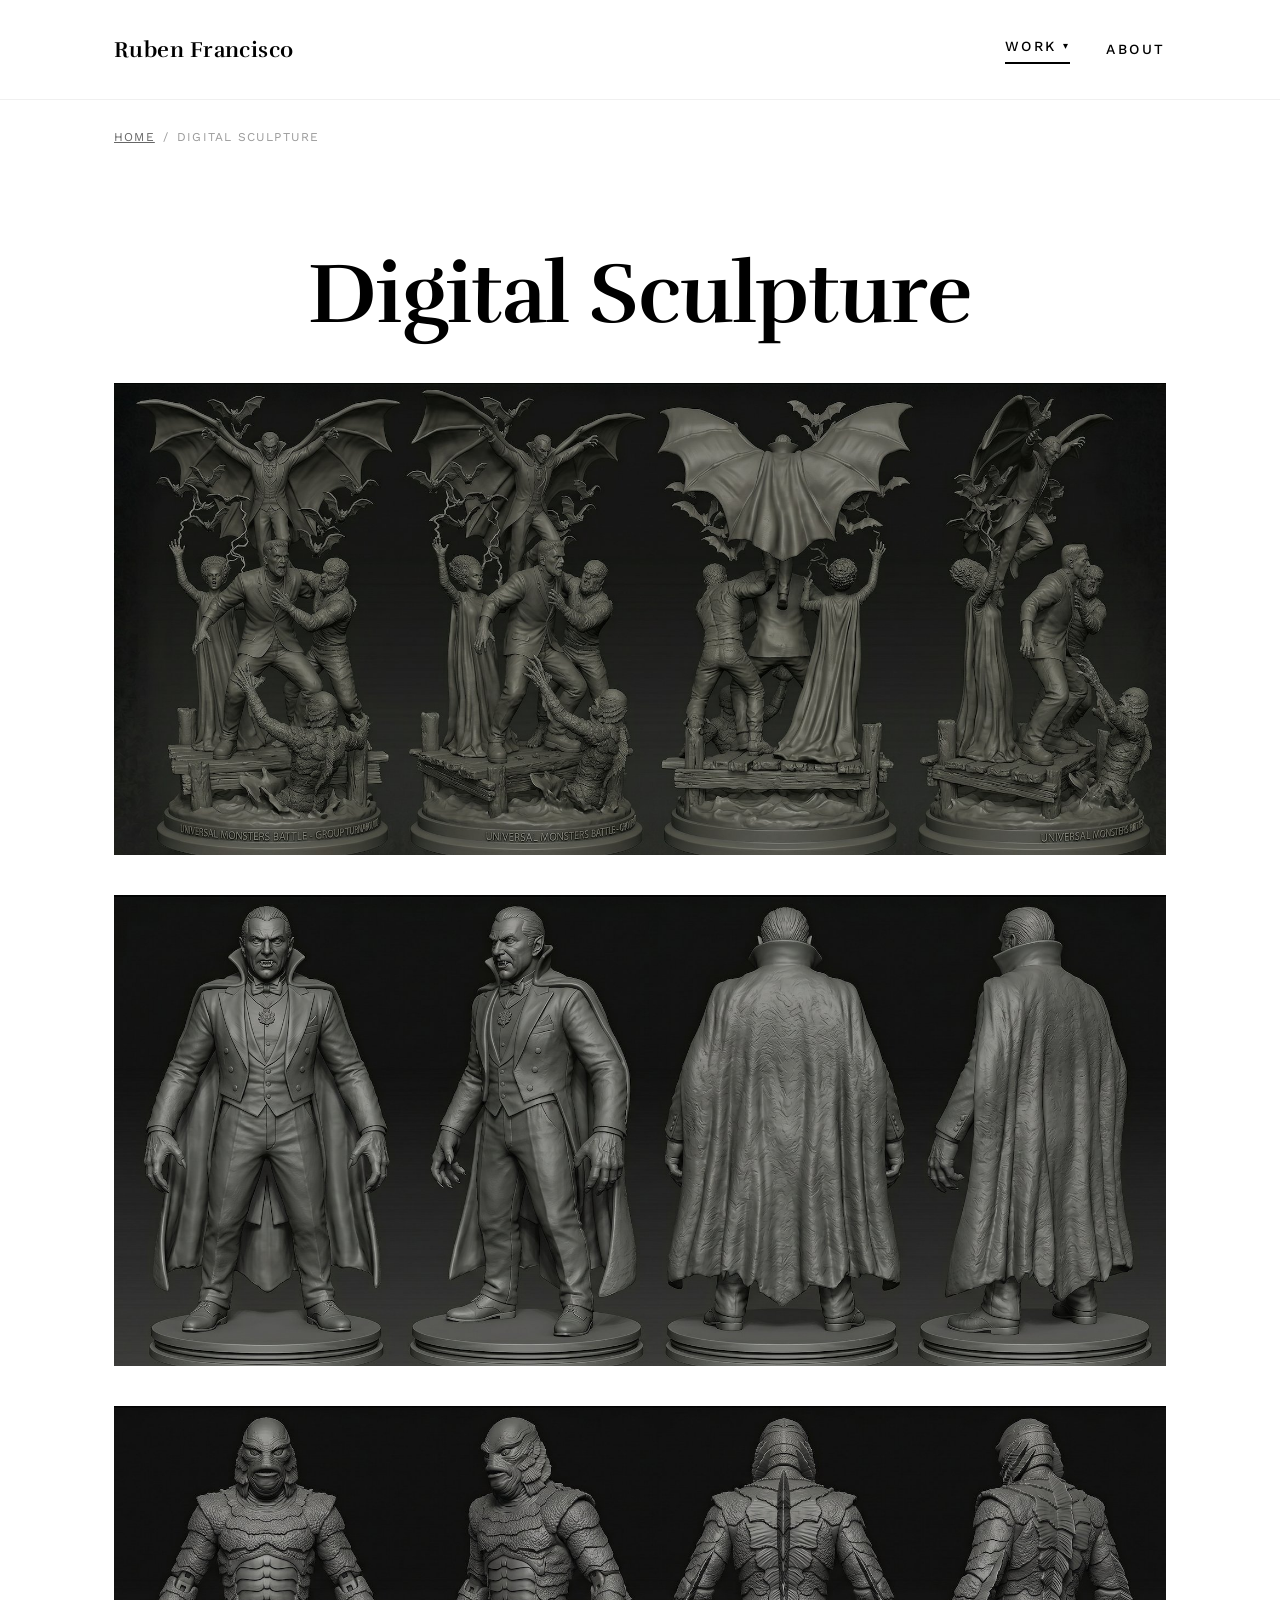
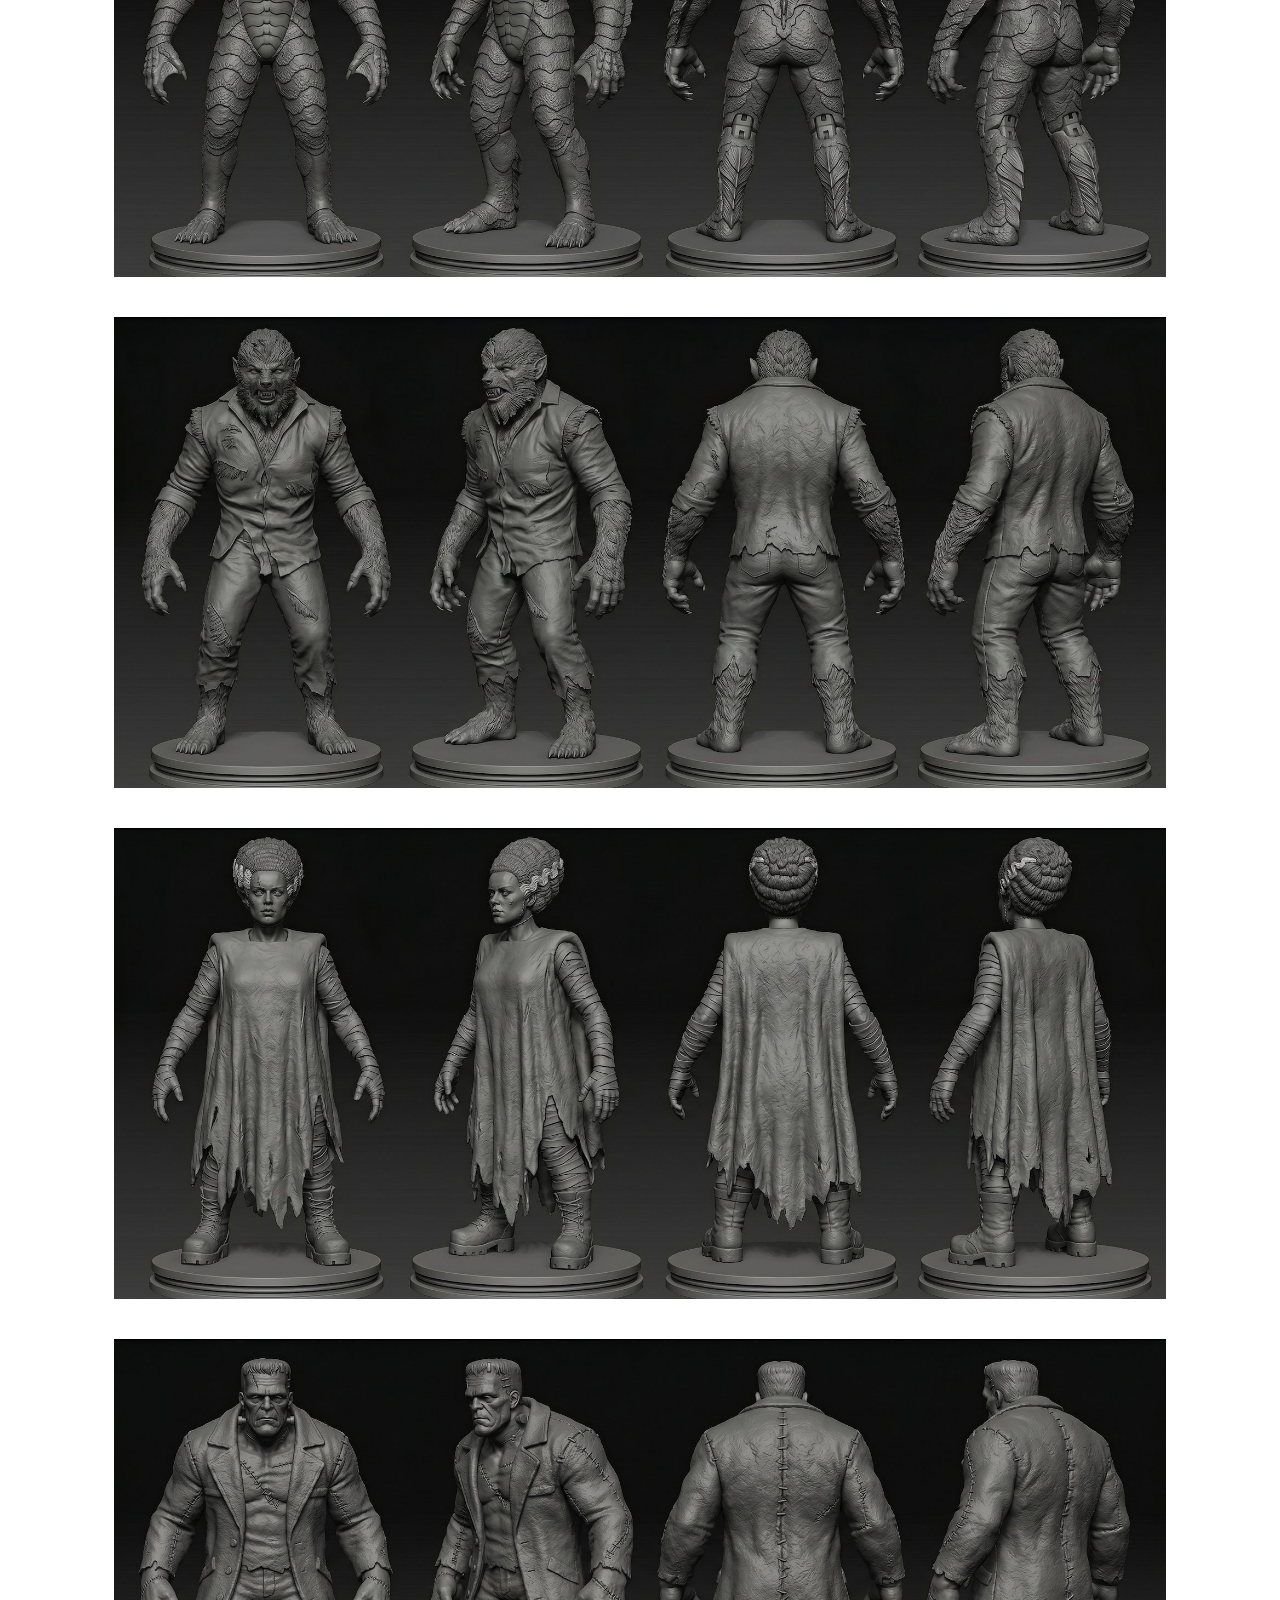
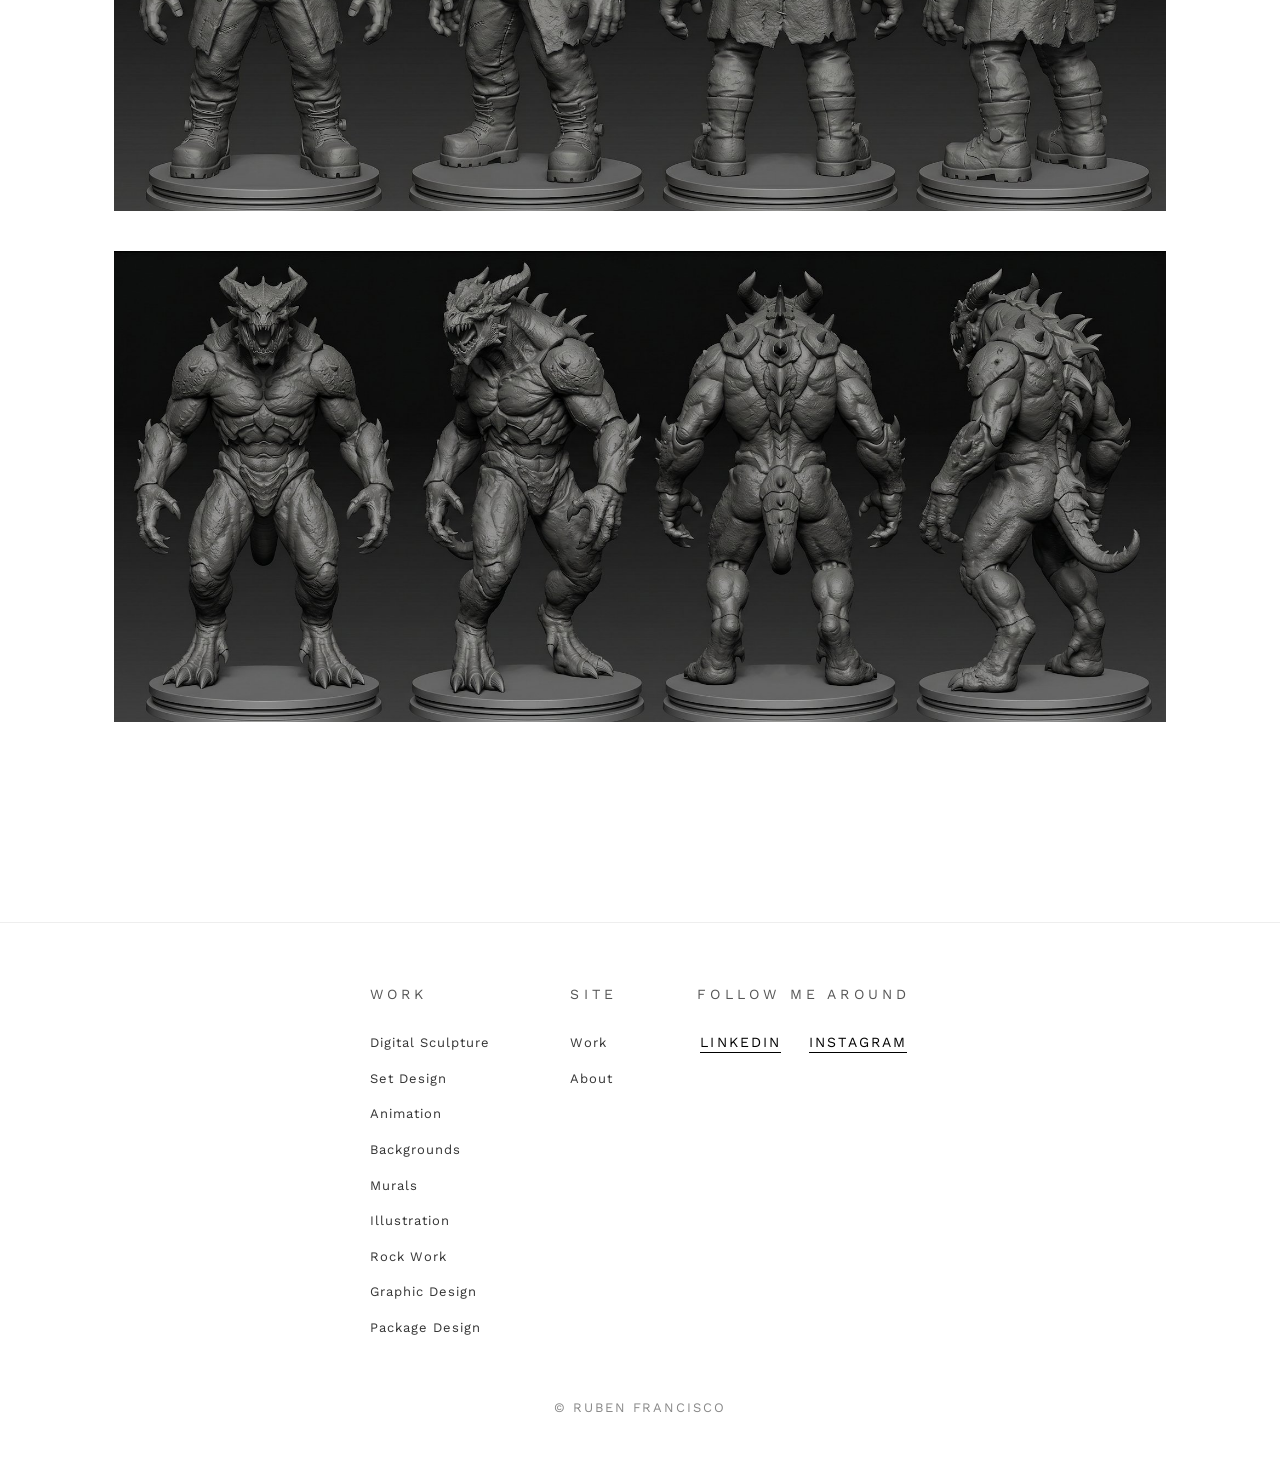
<file: concept-art.html>
<!DOCTYPE html>
<html lang="en">
<head>
  <meta charset="utf-8">
  <meta name="viewport" content="width=device-width, initial-scale=1">
  <title>Digital Sculpture & Concept Art — Ruben Francisco</title>
  <meta name="description" content="Digital sculpture and concept art by Ruben Francisco — sculpted characters, props, and concept development for film, theme parks, and games.">
  <meta name="keywords" content="Ruben Francisco, digital sculpture, ZBrush, concept art, character design, prop design, theme park concept">
  <meta name="author" content="Ruben Francisco">
  <link rel="canonical" href="https://www.rubenf.com/concept-art.html">
  <link rel="stylesheet" href="styles.css">
  <link rel="icon" href="/favicon.ico" sizes="any">
  <link rel="icon" href="/favicon-32x32.png" type="image/png" sizes="32x32">
  <link rel="icon" href="/favicon-16x16.png" type="image/png" sizes="16x16">
  <link rel="apple-touch-icon" href="/apple-touch-icon.png">
  <link rel="manifest" href="/site.webmanifest">
  <!-- Google tag (gtag.js) -->
  <script async src="https://www.googletagmanager.com/gtag/js?id=G-JJQFDHTEWV"></script>
  <script>
    window.dataLayer = window.dataLayer || [];
    function gtag(){dataLayer.push(arguments);}
    gtag('js', new Date());
    gtag('config', 'G-JJQFDHTEWV');
  </script>
  <!-- Microsoft Clarity -->
  <script type="text/javascript">
    (function(c,l,a,r,i,t,y){
        c[a]=c[a]||function(){(c[a].q=c[a].q||[]).push(arguments)};
        t=l.createElement(r);t.async=1;t.src="https://www.clarity.ms/tag/"+i;
        y=l.getElementsByTagName(r)[0];y.parentNode.insertBefore(t,y);
    })(window, document, "clarity", "script", "ww5df3jku0");
  </script>
  <meta property="og:type" content="website">
  <meta property="og:url" content="https://www.rubenf.com/concept-art.html">
  <meta property="og:title" content="Digital Sculpture & Concept Art — Ruben Francisco">
  <meta property="og:description" content="3D character and concept work — from collectible product design to feature-style turnarounds. Modeling, texturing, and rendering for film, games, and brand.">
  <meta property="og:image" content="https://www.rubenf.com/images/352e1c49232a2354.jpg">
  <meta property="og:image:width" content="1920">
  <meta property="og:image:height" content="1047">
  <meta name="twitter:card" content="summary_large_image">
  <meta name="twitter:title" content="Digital Sculpture & Concept Art — Ruben Francisco">
  <meta name="twitter:description" content="3D character and concept work — from collectible product design to feature-style turnarounds. Modeling, texturing, and rendering for film, games, and brand.">
  <meta name="twitter:image" content="https://www.rubenf.com/images/352e1c49232a2354.jpg">
  <script type="application/ld+json">
  {
    "@context": "https://schema.org",
    "@type": "BreadcrumbList",
    "itemListElement": [
      {"@type": "ListItem", "position": 1, "name": "Home", "item": "https://www.rubenf.com/"},
      {"@type": "ListItem", "position": 2, "name": "Digital Sculpture", "item": "https://www.rubenf.com/concept-art.html"}
    ]
  }
  </script>
</head>
<body>

<header class="site-header">
  <div class="wrap">
    <a href="/" class="brand">Ruben Francisco</a>
    <nav class="nav">
      <details class="nav-dropdown active">
        <summary>Work</summary>
        <ul class="nav-dropdown-panel">
          <li><a href="concept-art.html" class="active">Digital Sculpture</a></li>
          <li><a href="set-design.html">Set Design</a></li>
          <li><a href="animation.html">Animation</a></li>
          <li><a href="advertising.html">Backgrounds</a></li>
          <li><a href="murals.html">Murals</a></li>
          <li><a href="illustration.html">Illustration</a></li>
          <li><a href="rock-work.html">Rock Work</a></li>
          <li><a href="graphic-design.html">Graphic Design</a></li>
          <li><a href="package-design.html">Package Design</a></li>
        </ul>
      </details>
      <a href="about.html">About</a>
    </nav>
  </div>
</header>

<main class="wrap">
  <nav class="breadcrumb" aria-label="Breadcrumb"><a href="/">Home</a><span class="sep">/</span><span class="current">Digital Sculpture</span></nav>
  <h1 class="page-title">Digital Sculpture</h1>

  <div class="gallery">
    <img src="images/1fc28a3f88f266b3.jpg" alt="Digital Sculpture" loading="lazy">
    <img src="images/8133caf631f1e215.jpg" alt="Digital Sculpture" loading="lazy">
    <img src="images/974ad083aecdc518.jpg" alt="Digital Sculpture" loading="lazy">
    <img src="images/dd37f8fd22816133.jpg" alt="Digital Sculpture" loading="lazy">
    <img src="images/794adb0f8c8e3150.jpg" alt="Digital Sculpture" loading="lazy">
    <img src="images/232b66ec7183c4b9.jpg" alt="Digital Sculpture" loading="lazy">
    <img src="images/8a1b65c0daa4468a.jpg" alt="Digital Sculpture" loading="lazy">
  </div>
</main>

<footer class="site-footer">
  <div class="wrap">
    <div class="footer-nav">
      <div class="footer-col">
        <p class="footer-heading">Work</p>
        <ul class="footer-list">
          <li><a href="concept-art.html">Digital Sculpture</a></li>
          <li><a href="set-design.html">Set Design</a></li>
          <li><a href="animation.html">Animation</a></li>
          <li><a href="advertising.html">Backgrounds</a></li>
          <li><a href="murals.html">Murals</a></li>
          <li><a href="illustration.html">Illustration</a></li>
          <li><a href="rock-work.html">Rock Work</a></li>
          <li><a href="graphic-design.html">Graphic Design</a></li>
          <li><a href="package-design.html">Package Design</a></li>
        </ul>
      </div>
      <div class="footer-col">
        <p class="footer-heading">Site</p>
        <ul class="footer-list">
          <li><a href="/">Work</a></li>
          <li><a href="about.html">About</a></li>
        </ul>
      </div>
      <div class="footer-col">
        <p class="footer-heading">Follow me around</p>
        <ul class="social">
          <li><a href="https://www.linkedin.com/in/rubenfranciscoart/" target="_blank" rel="noopener">LinkedIn</a></li>
          <li><a href="https://www.instagram.com/pointsinspace/" target="_blank" rel="noopener">Instagram</a></li>
        </ul>
      </div>
    </div>
    <p class="copyright">&copy; Ruben Francisco</p>
  </div>
</footer>

</body>
</html>
</file>
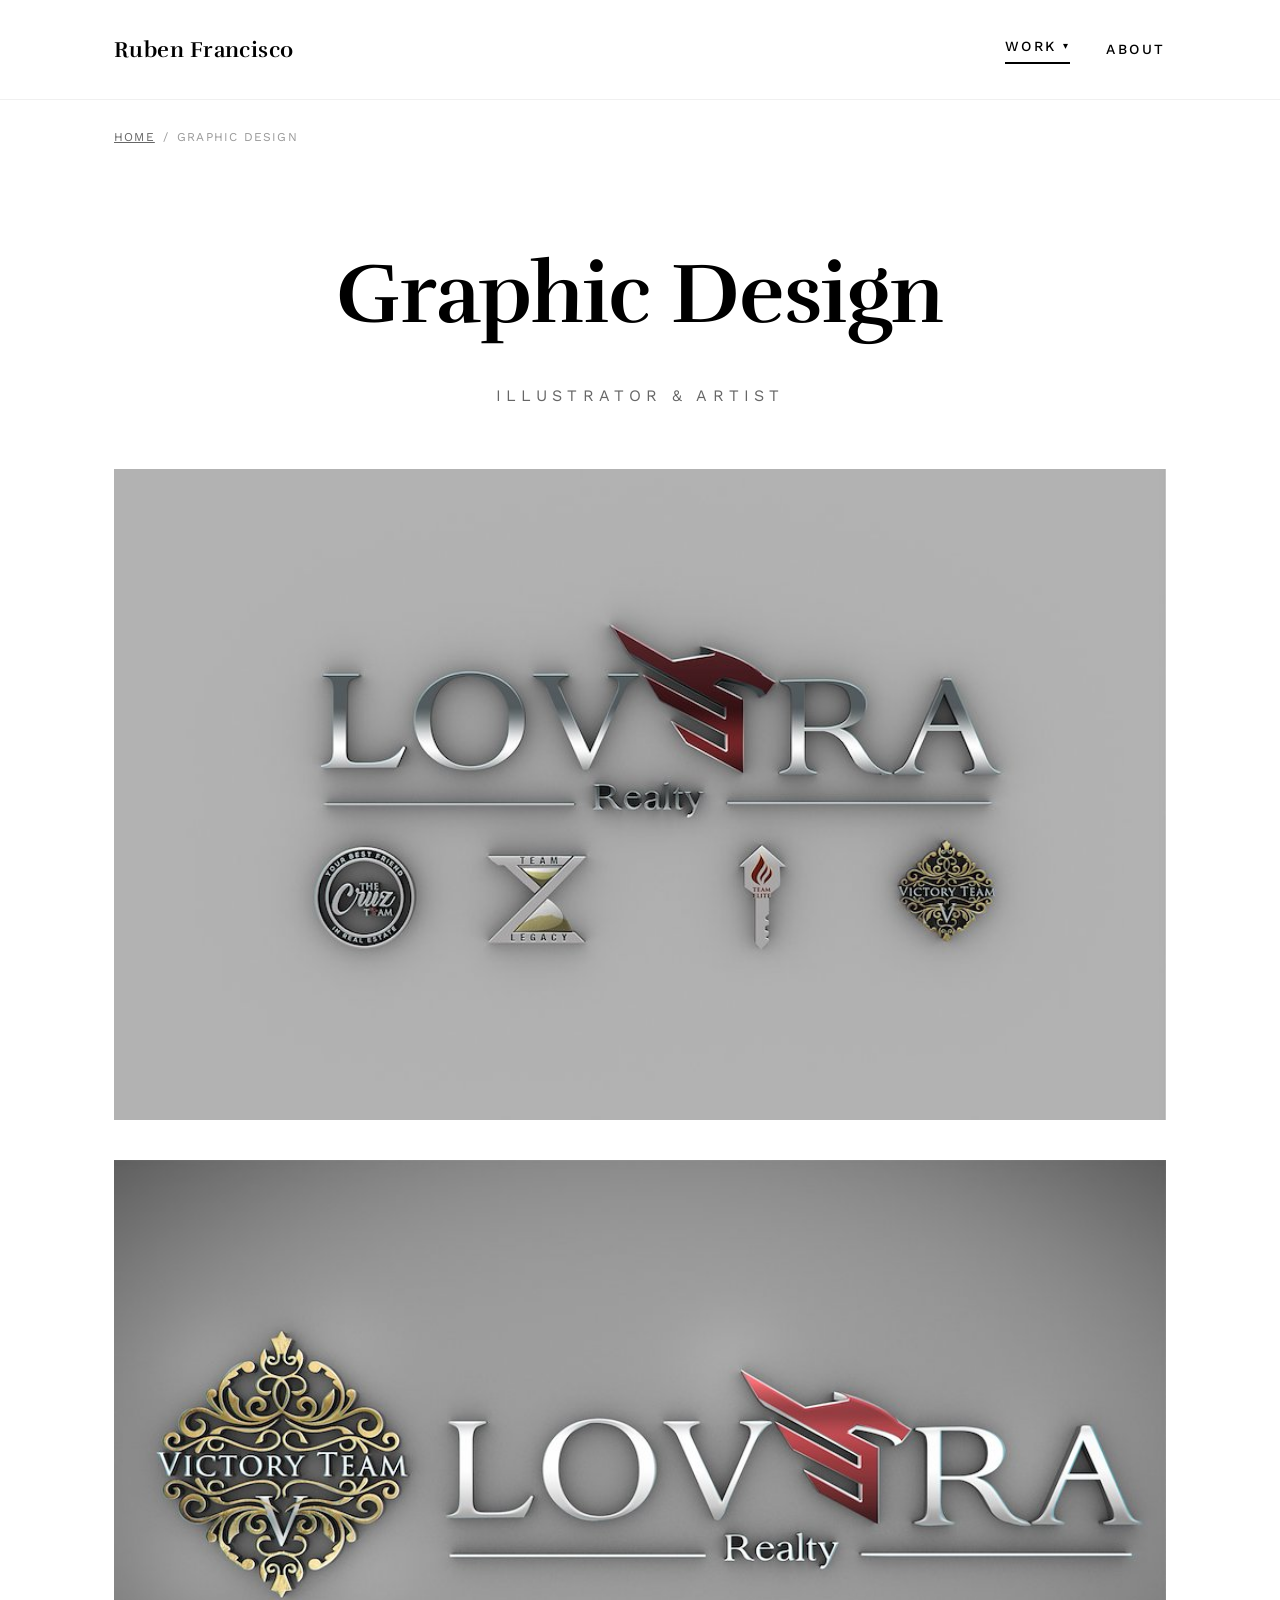
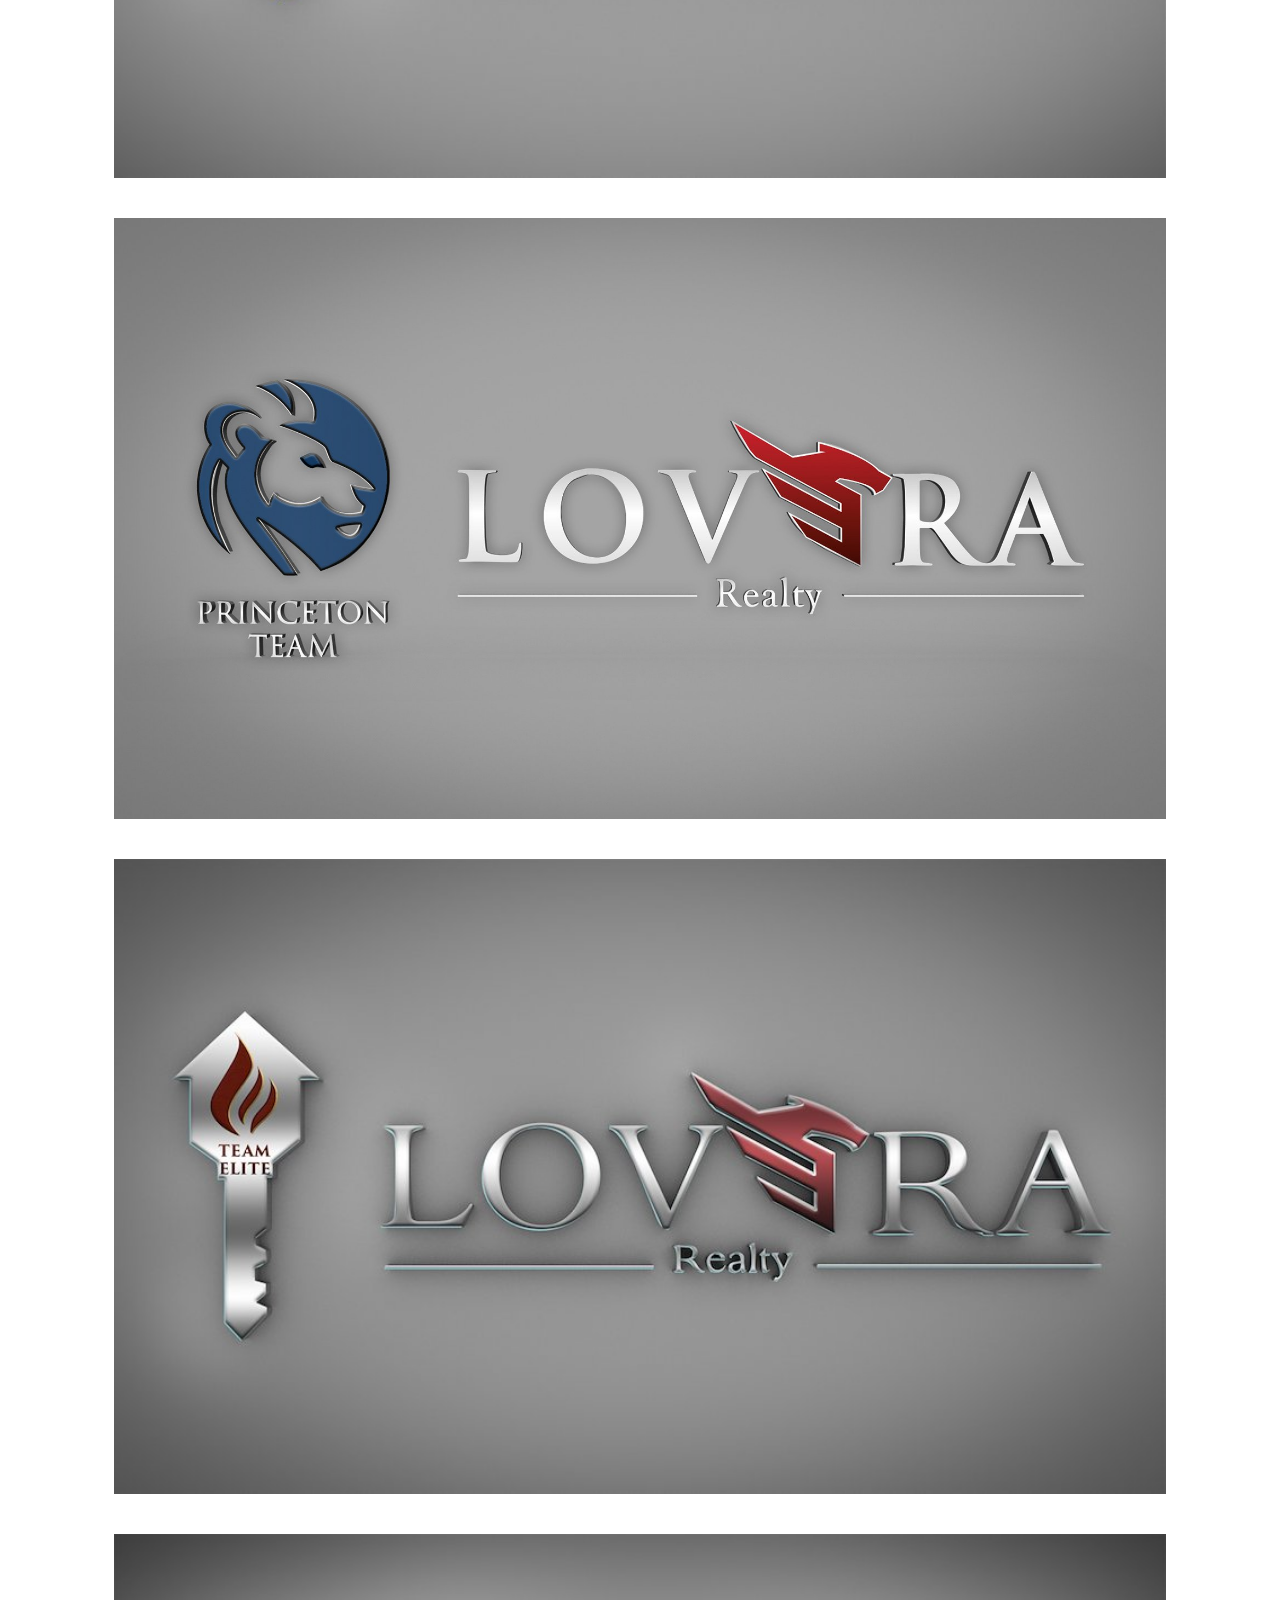
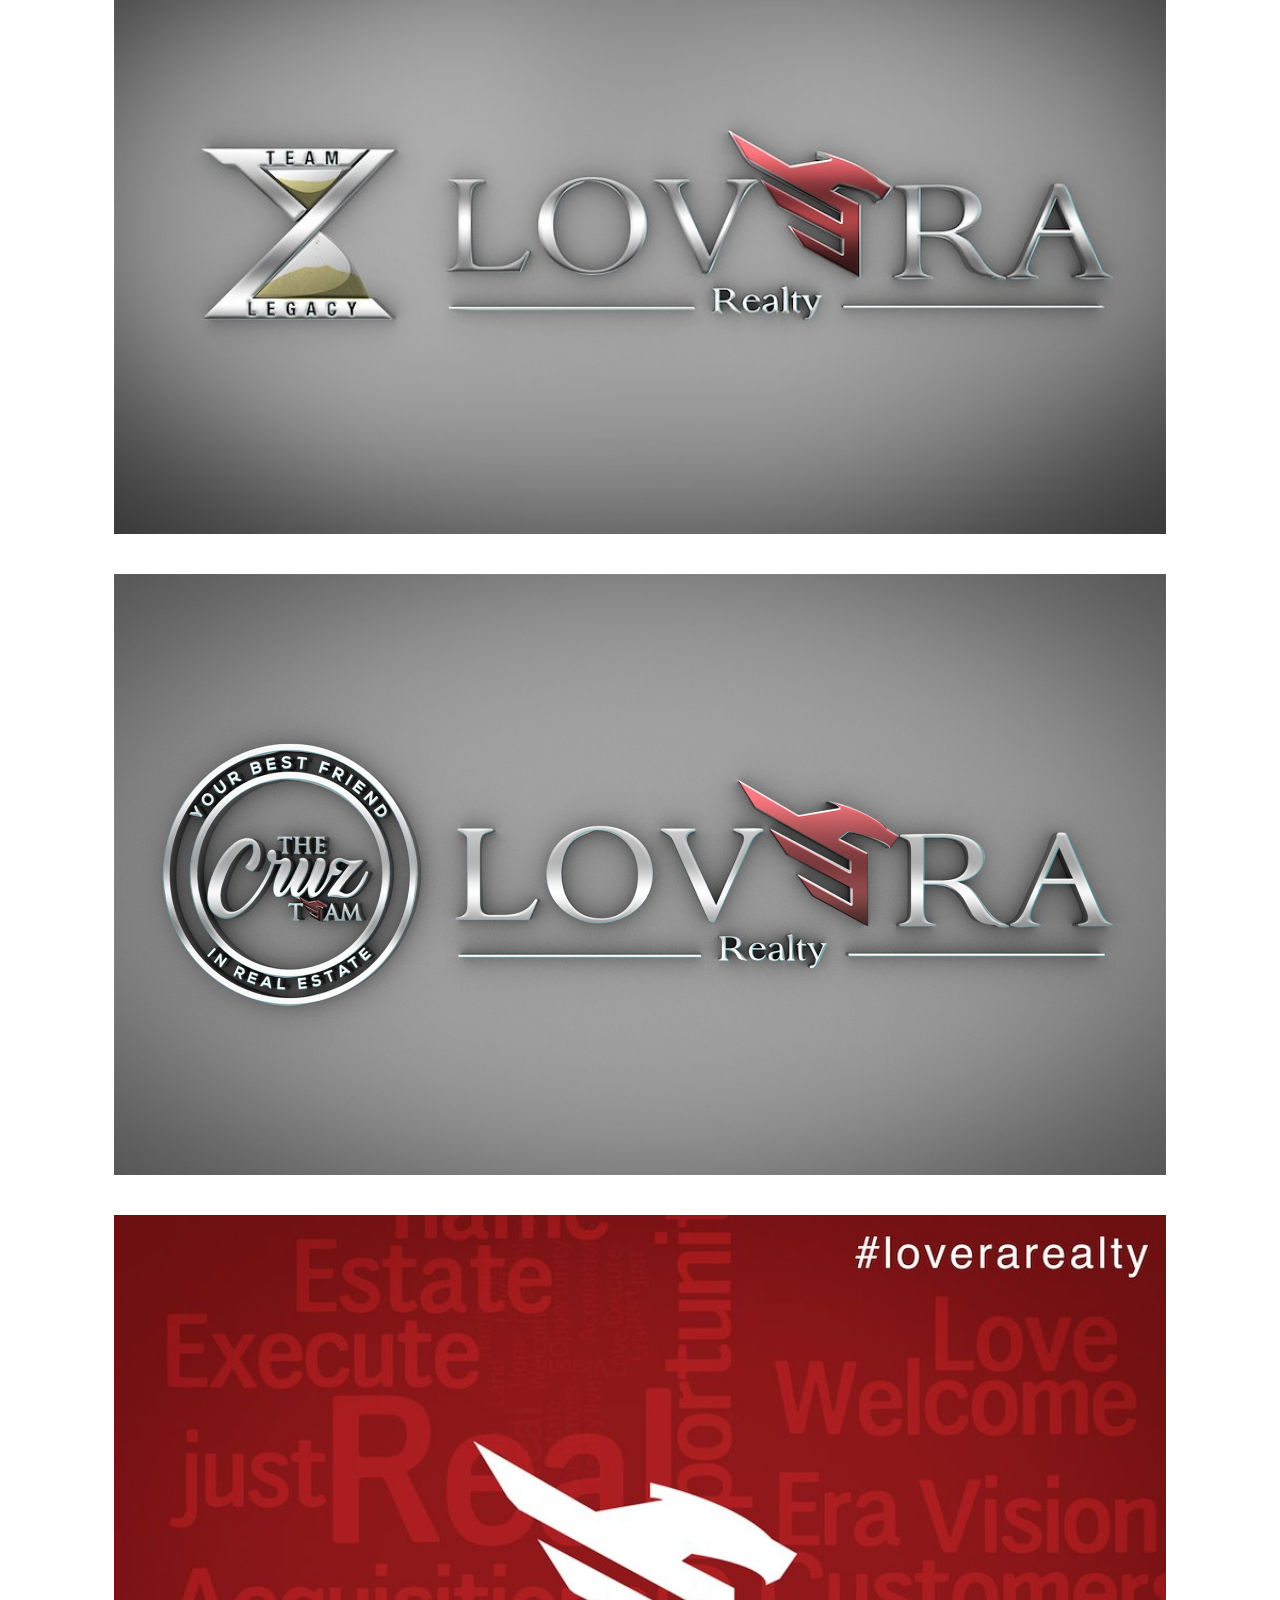
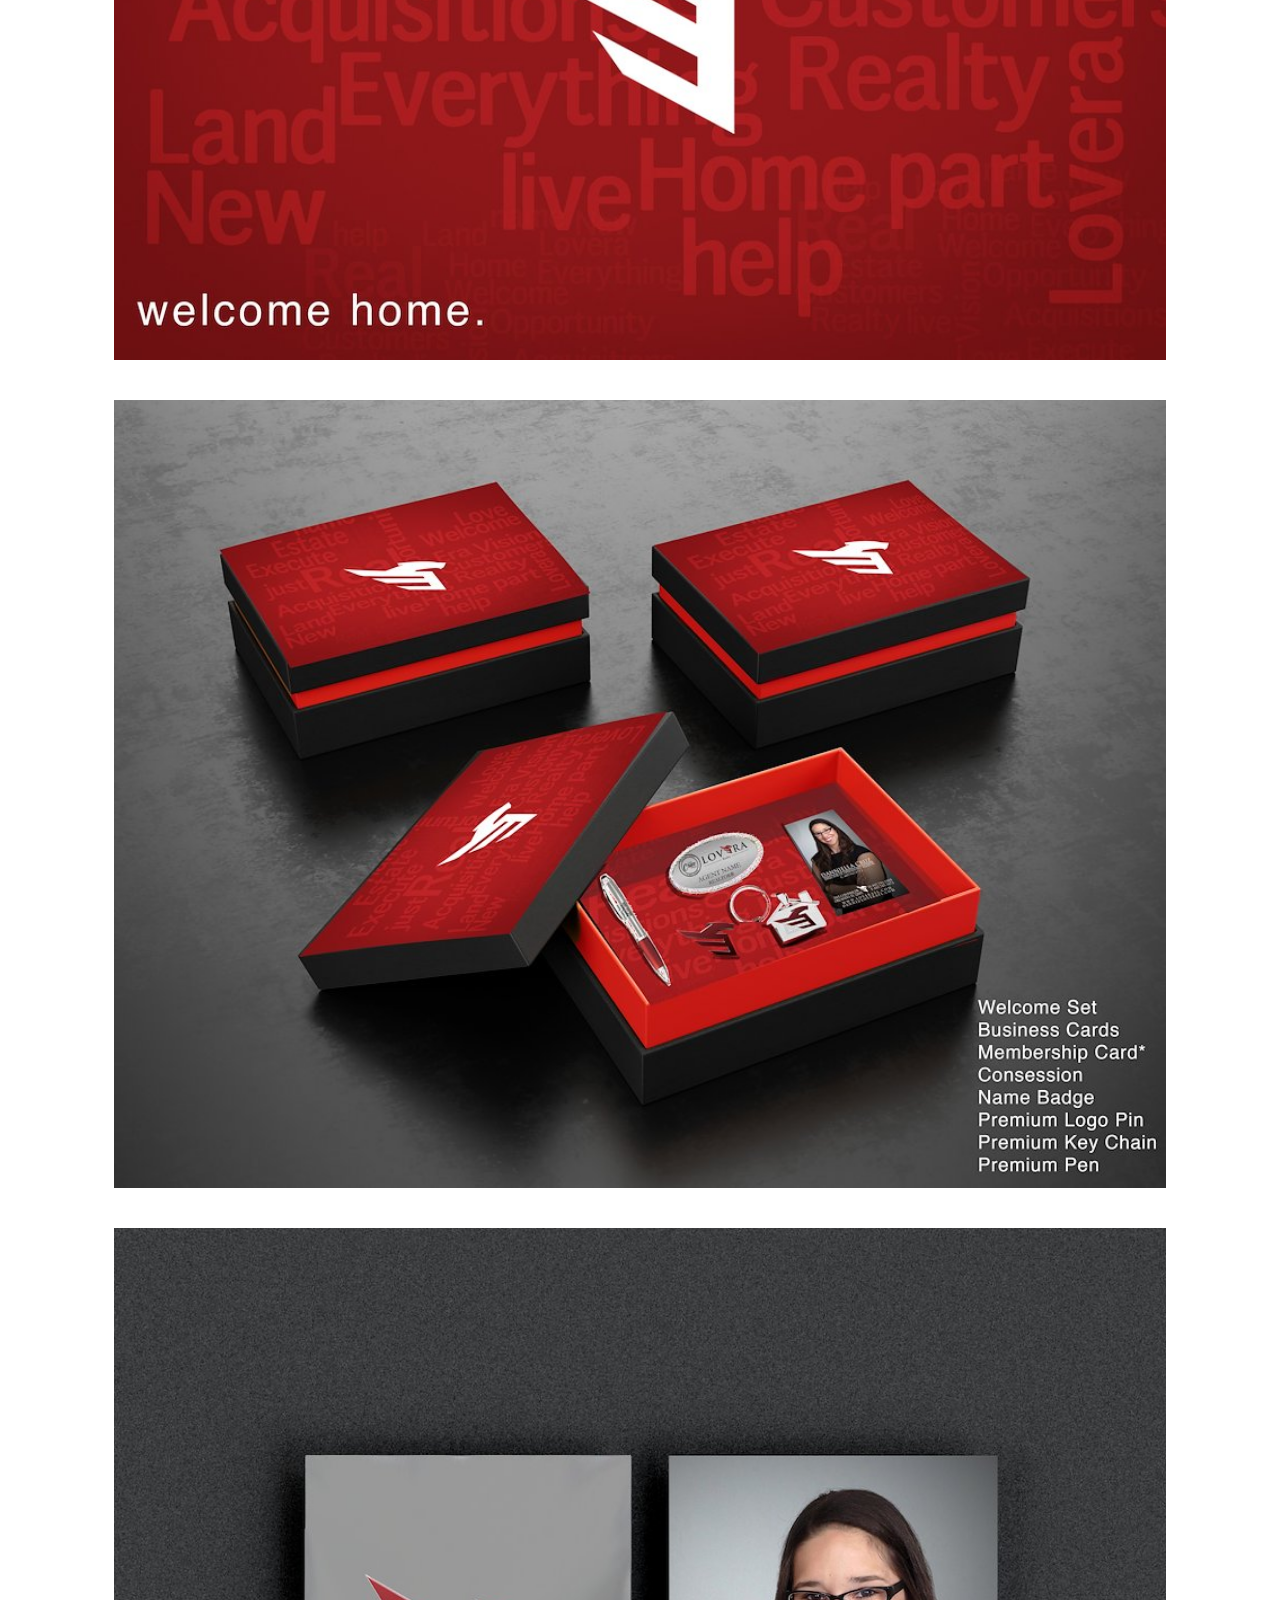
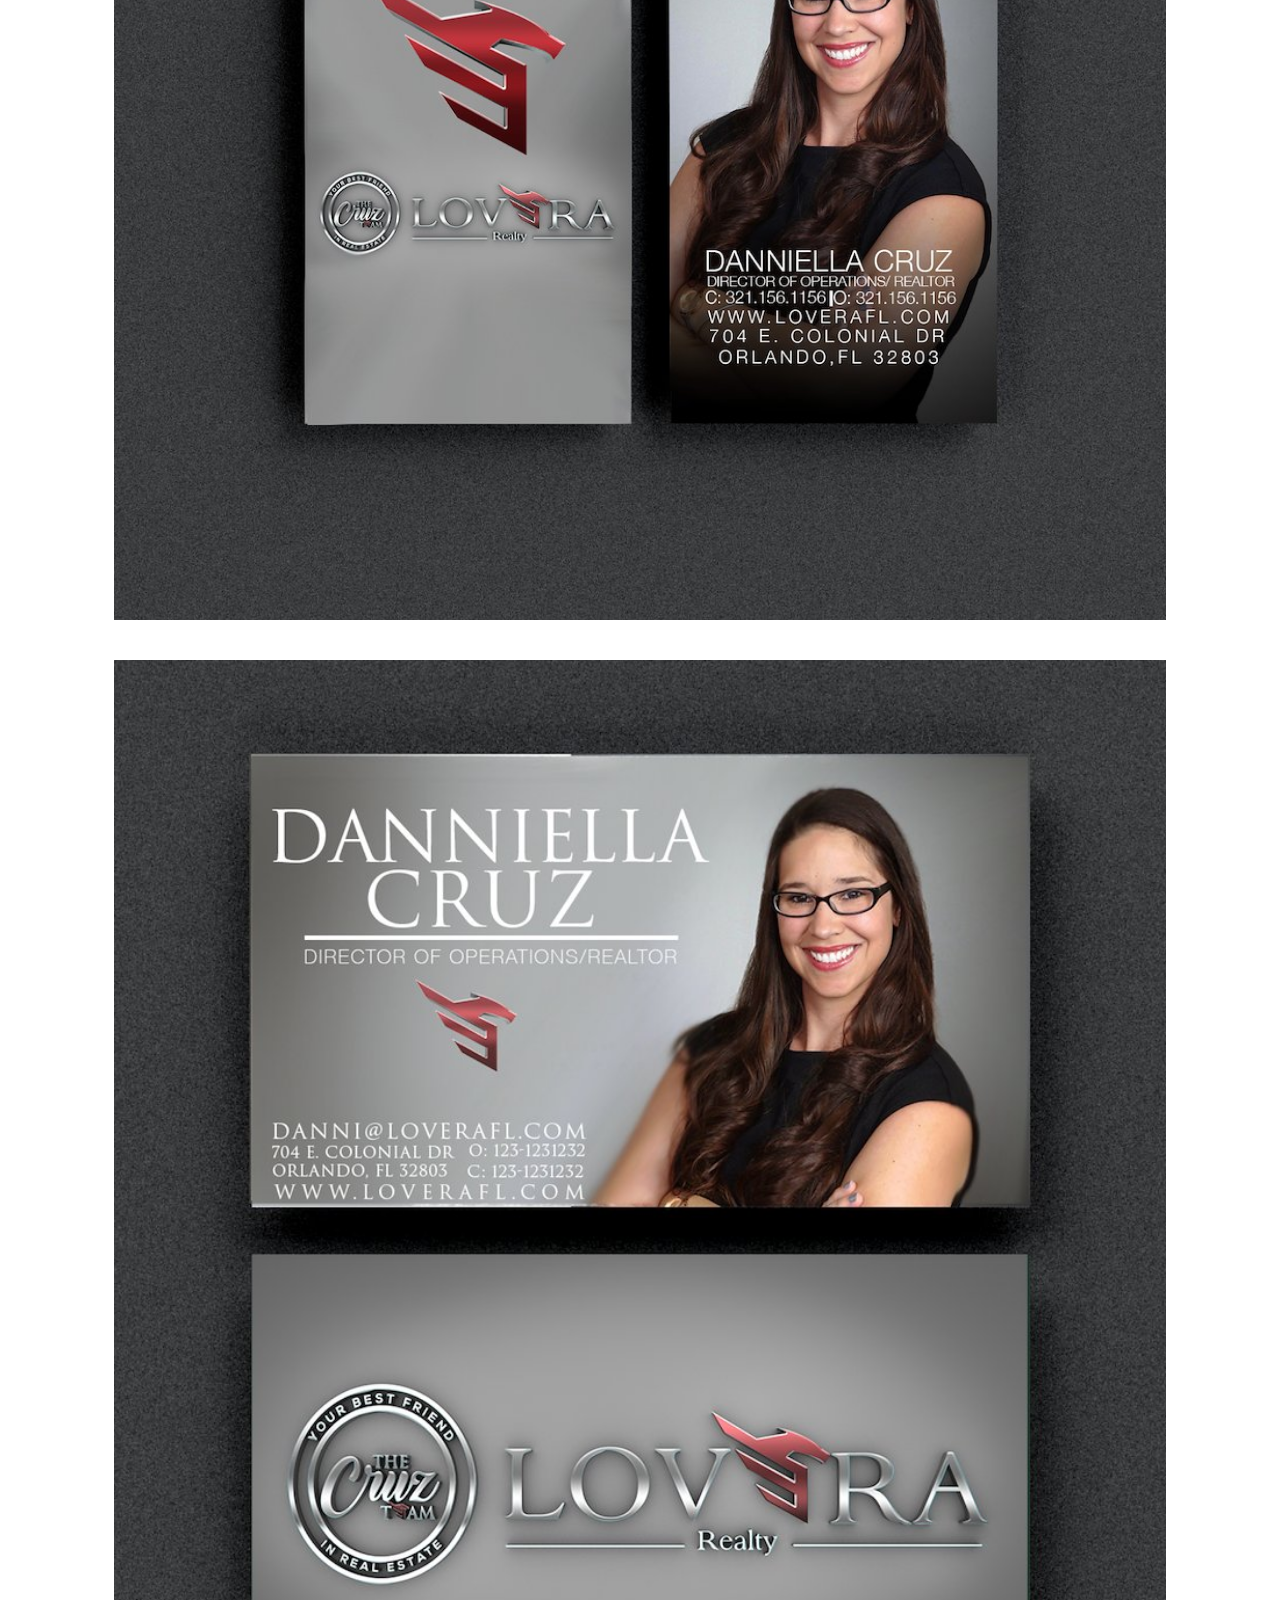
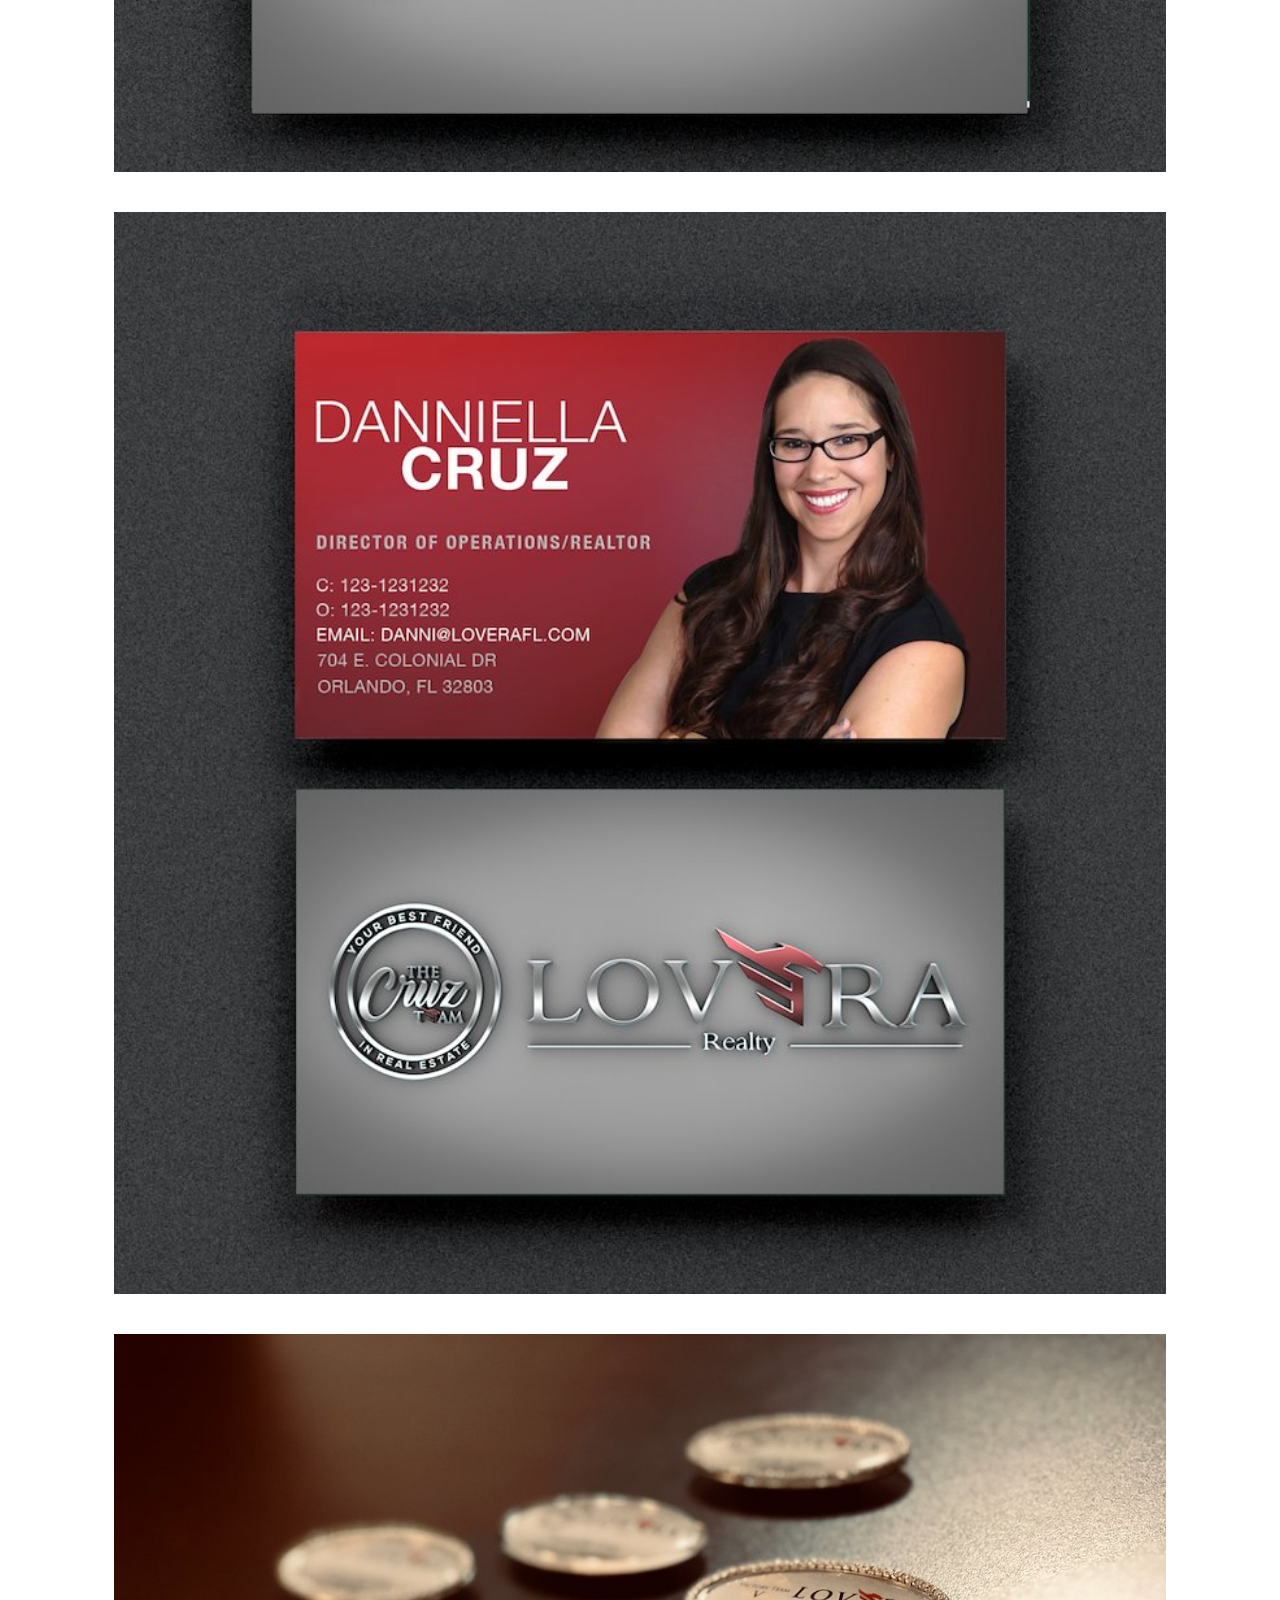
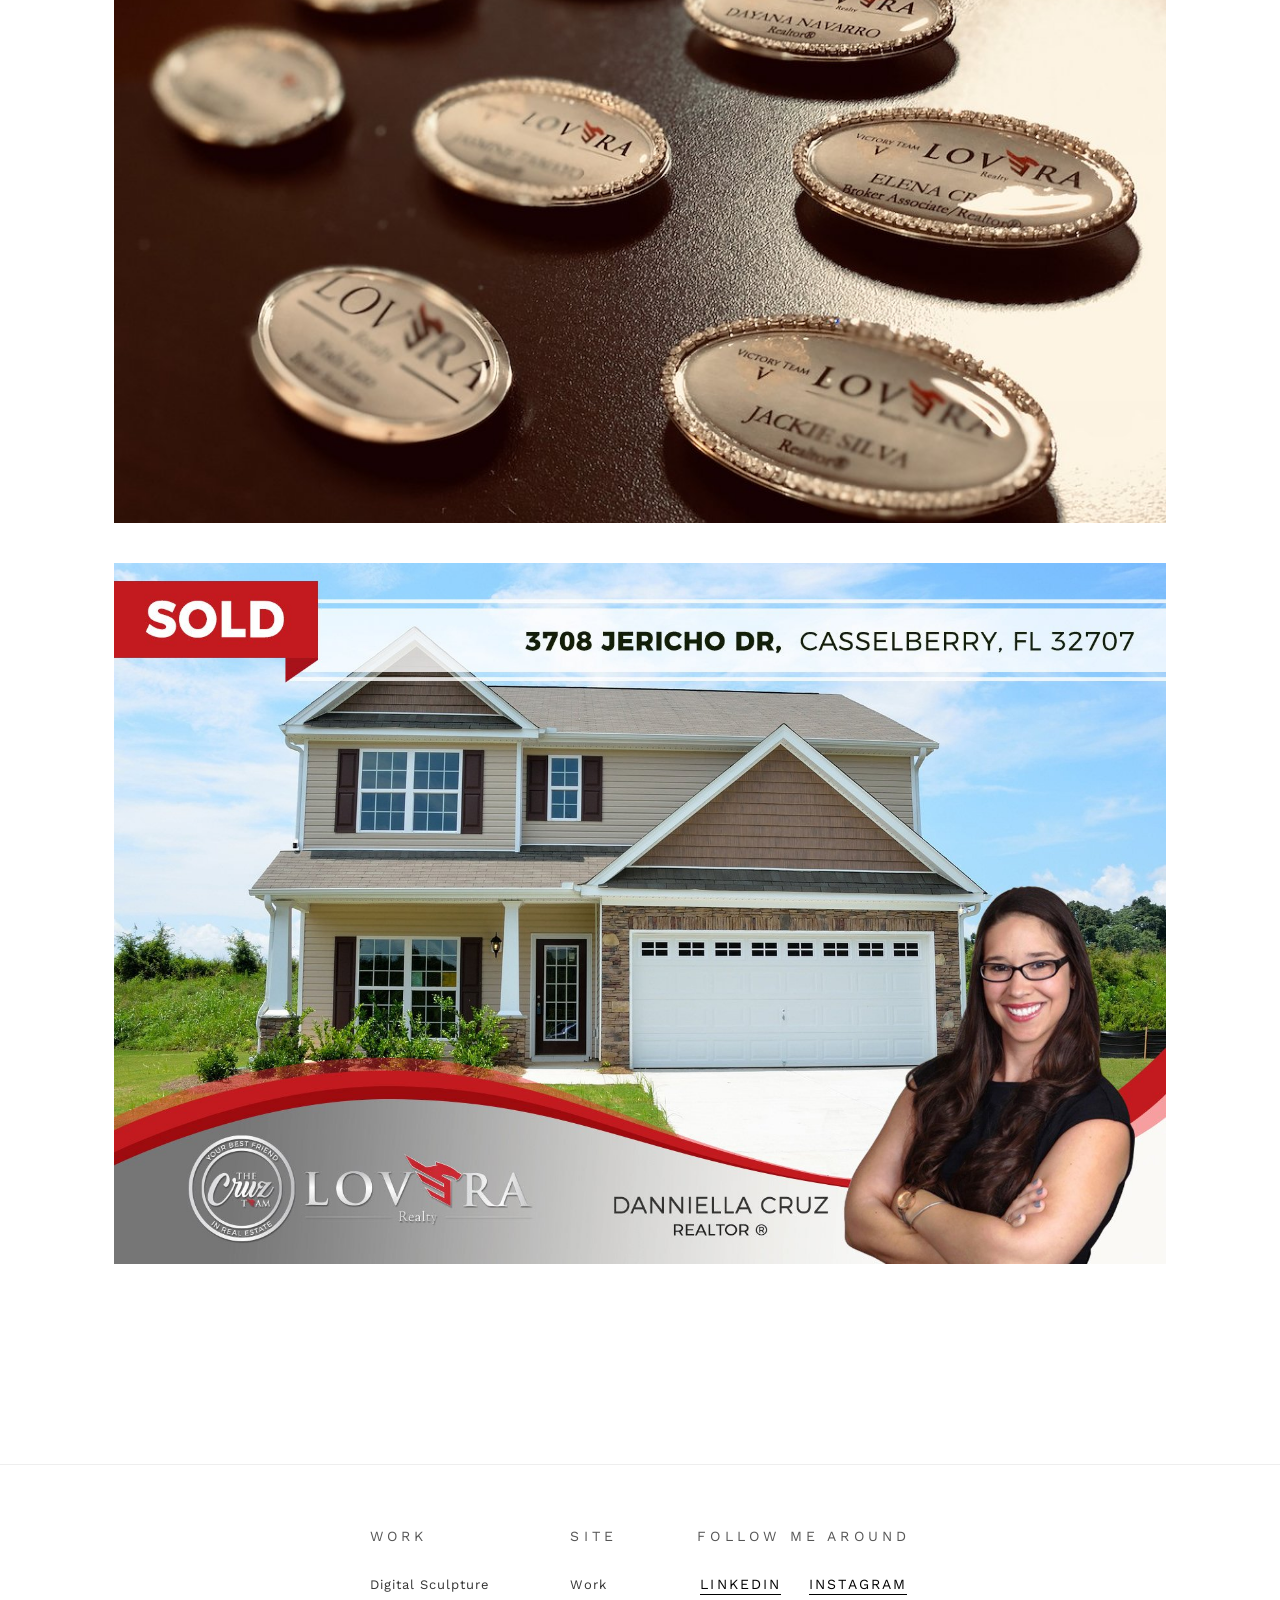
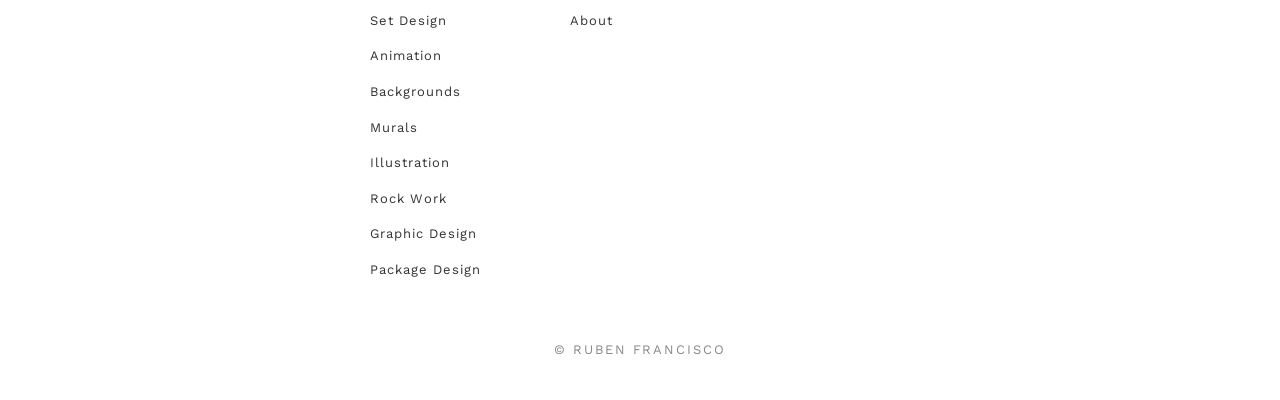
<file: graphic-design.html>
<!DOCTYPE html>
<html lang="en">
<head>
  <meta charset="utf-8">
  <meta name="viewport" content="width=device-width, initial-scale=1">
  <title>Graphic Design — Ruben Francisco</title>
  <meta name="description" content="Graphic design, identity, and brand systems by Ruben Francisco — clean, story-led visual identity for studios, products, and campaigns.">
  <meta name="keywords" content="Ruben Francisco, graphic design, brand identity, logo design, visual identity, art direction">
  <meta name="author" content="Ruben Francisco">
  <link rel="canonical" href="https://www.rubenf.com/graphic-design.html">
  <link rel="stylesheet" href="styles.css">
  <link rel="icon" href="/favicon.ico" sizes="any">
  <link rel="icon" href="/favicon-32x32.png" type="image/png" sizes="32x32">
  <link rel="icon" href="/favicon-16x16.png" type="image/png" sizes="16x16">
  <link rel="apple-touch-icon" href="/apple-touch-icon.png">
  <link rel="manifest" href="/site.webmanifest">
  <!-- Google tag (gtag.js) -->
  <script async src="https://www.googletagmanager.com/gtag/js?id=G-JJQFDHTEWV"></script>
  <script>
    window.dataLayer = window.dataLayer || [];
    function gtag(){dataLayer.push(arguments);}
    gtag('js', new Date());
    gtag('config', 'G-JJQFDHTEWV');
  </script>
  <!-- Microsoft Clarity -->
  <script type="text/javascript">
    (function(c,l,a,r,i,t,y){
        c[a]=c[a]||function(){(c[a].q=c[a].q||[]).push(arguments)};
        t=l.createElement(r);t.async=1;t.src="https://www.clarity.ms/tag/"+i;
        y=l.getElementsByTagName(r)[0];y.parentNode.insertBefore(t,y);
    })(window, document, "clarity", "script", "ww5df3jku0");
  </script>
  <meta property="og:type" content="website">
  <meta property="og:url" content="https://www.rubenf.com/graphic-design.html">
  <meta property="og:title" content="Graphic Design — Ruben Francisco">
  <meta property="og:description" content="Identity, layout, and visual systems for brands, campaigns, and experiential installations.">
  <meta property="og:image" content="https://www.rubenf.com/images/32d40be0b96158e1.jpg">
  <meta property="og:image:width" content="1920">
  <meta property="og:image:height" content="1047">
  <meta name="twitter:card" content="summary_large_image">
  <meta name="twitter:title" content="Graphic Design — Ruben Francisco">
  <meta name="twitter:description" content="Identity, layout, and visual systems for brands, campaigns, and experiential installations.">
  <meta name="twitter:image" content="https://www.rubenf.com/images/32d40be0b96158e1.jpg">
  <script type="application/ld+json">
  {
    "@context": "https://schema.org",
    "@type": "BreadcrumbList",
    "itemListElement": [
      {"@type": "ListItem", "position": 1, "name": "Home", "item": "https://www.rubenf.com/"},
      {"@type": "ListItem", "position": 2, "name": "Graphic Design", "item": "https://www.rubenf.com/graphic-design.html"}
    ]
  }
  </script>
</head>
<body>

<header class="site-header">
  <div class="wrap">
    <a href="/" class="brand">Ruben Francisco</a>
    <nav class="nav">
      <details class="nav-dropdown active">
        <summary>Work</summary>
        <ul class="nav-dropdown-panel">
          <li><a href="concept-art.html">Digital Sculpture</a></li>
          <li><a href="set-design.html">Set Design</a></li>
          <li><a href="animation.html">Animation</a></li>
          <li><a href="advertising.html">Backgrounds</a></li>
          <li><a href="murals.html">Murals</a></li>
          <li><a href="illustration.html">Illustration</a></li>
          <li><a href="rock-work.html">Rock Work</a></li>
          <li><a href="graphic-design.html" class="active">Graphic Design</a></li>
          <li><a href="package-design.html">Package Design</a></li>
        </ul>
      </details>
      <a href="about.html">About</a>
    </nav>
  </div>
</header>

<main class="wrap">
  <nav class="breadcrumb" aria-label="Breadcrumb"><a href="/">Home</a><span class="sep">/</span><span class="current">Graphic Design</span></nav>
  <h1 class="page-title">Graphic Design</h1>
  <p class="page-subtitle">Illustrator &amp; Artist</p>

  <div class="gallery">
    <img src="images/9bcdcc0a4dc4fbd5.jpg" alt="Graphic Design" loading="lazy">
    <img src="images/c911fb072c359756.jpg" alt="Graphic Design" loading="lazy">
    <img src="images/c2005253ea977eda.jpg" alt="Graphic Design" loading="lazy">
    <img src="images/e322a0c95bbe6150.jpg" alt="Graphic Design" loading="lazy">
    <img src="images/7e9645f86c9187ff.jpg" alt="Graphic Design" loading="lazy">
    <img src="images/a2073b3518b0b012.jpg" alt="Graphic Design" loading="lazy">
    <img src="images/44a6379b72d6aef0.jpg" alt="Graphic Design" loading="lazy">
    <img src="images/72df2c2ffefe9ee3.jpg" alt="Graphic Design" loading="lazy">
    <img src="images/0c4703b2a63c63cf.jpg" alt="Graphic Design" loading="lazy">
    <img src="images/c31a4b4417f46ab9.jpg" alt="Graphic Design" loading="lazy">
    <img src="images/dd9750e57d7fbeb6.jpg" alt="Graphic Design" loading="lazy">
    <img src="images/1529bcf11e934109.jpg" alt="Graphic Design" loading="lazy">
    <img src="images/545b7f7f0dc1e33e.jpg" alt="Graphic Design" loading="lazy">
  </div>
</main>

<footer class="site-footer">
  <div class="wrap">
    <div class="footer-nav">
      <div class="footer-col">
        <p class="footer-heading">Work</p>
        <ul class="footer-list">
          <li><a href="concept-art.html">Digital Sculpture</a></li>
          <li><a href="set-design.html">Set Design</a></li>
          <li><a href="animation.html">Animation</a></li>
          <li><a href="advertising.html">Backgrounds</a></li>
          <li><a href="murals.html">Murals</a></li>
          <li><a href="illustration.html">Illustration</a></li>
          <li><a href="rock-work.html">Rock Work</a></li>
          <li><a href="graphic-design.html">Graphic Design</a></li>
          <li><a href="package-design.html">Package Design</a></li>
        </ul>
      </div>
      <div class="footer-col">
        <p class="footer-heading">Site</p>
        <ul class="footer-list">
          <li><a href="/">Work</a></li>
          <li><a href="about.html">About</a></li>
        </ul>
      </div>
      <div class="footer-col">
        <p class="footer-heading">Follow me around</p>
        <ul class="social">
          <li><a href="https://www.linkedin.com/in/rubenfranciscoart/" target="_blank" rel="noopener">LinkedIn</a></li>
          <li><a href="https://www.instagram.com/pointsinspace/" target="_blank" rel="noopener">Instagram</a></li>
        </ul>
      </div>
    </div>
    <p class="copyright">&copy; Ruben Francisco</p>
  </div>
</footer>

</body>
</html>
</file>
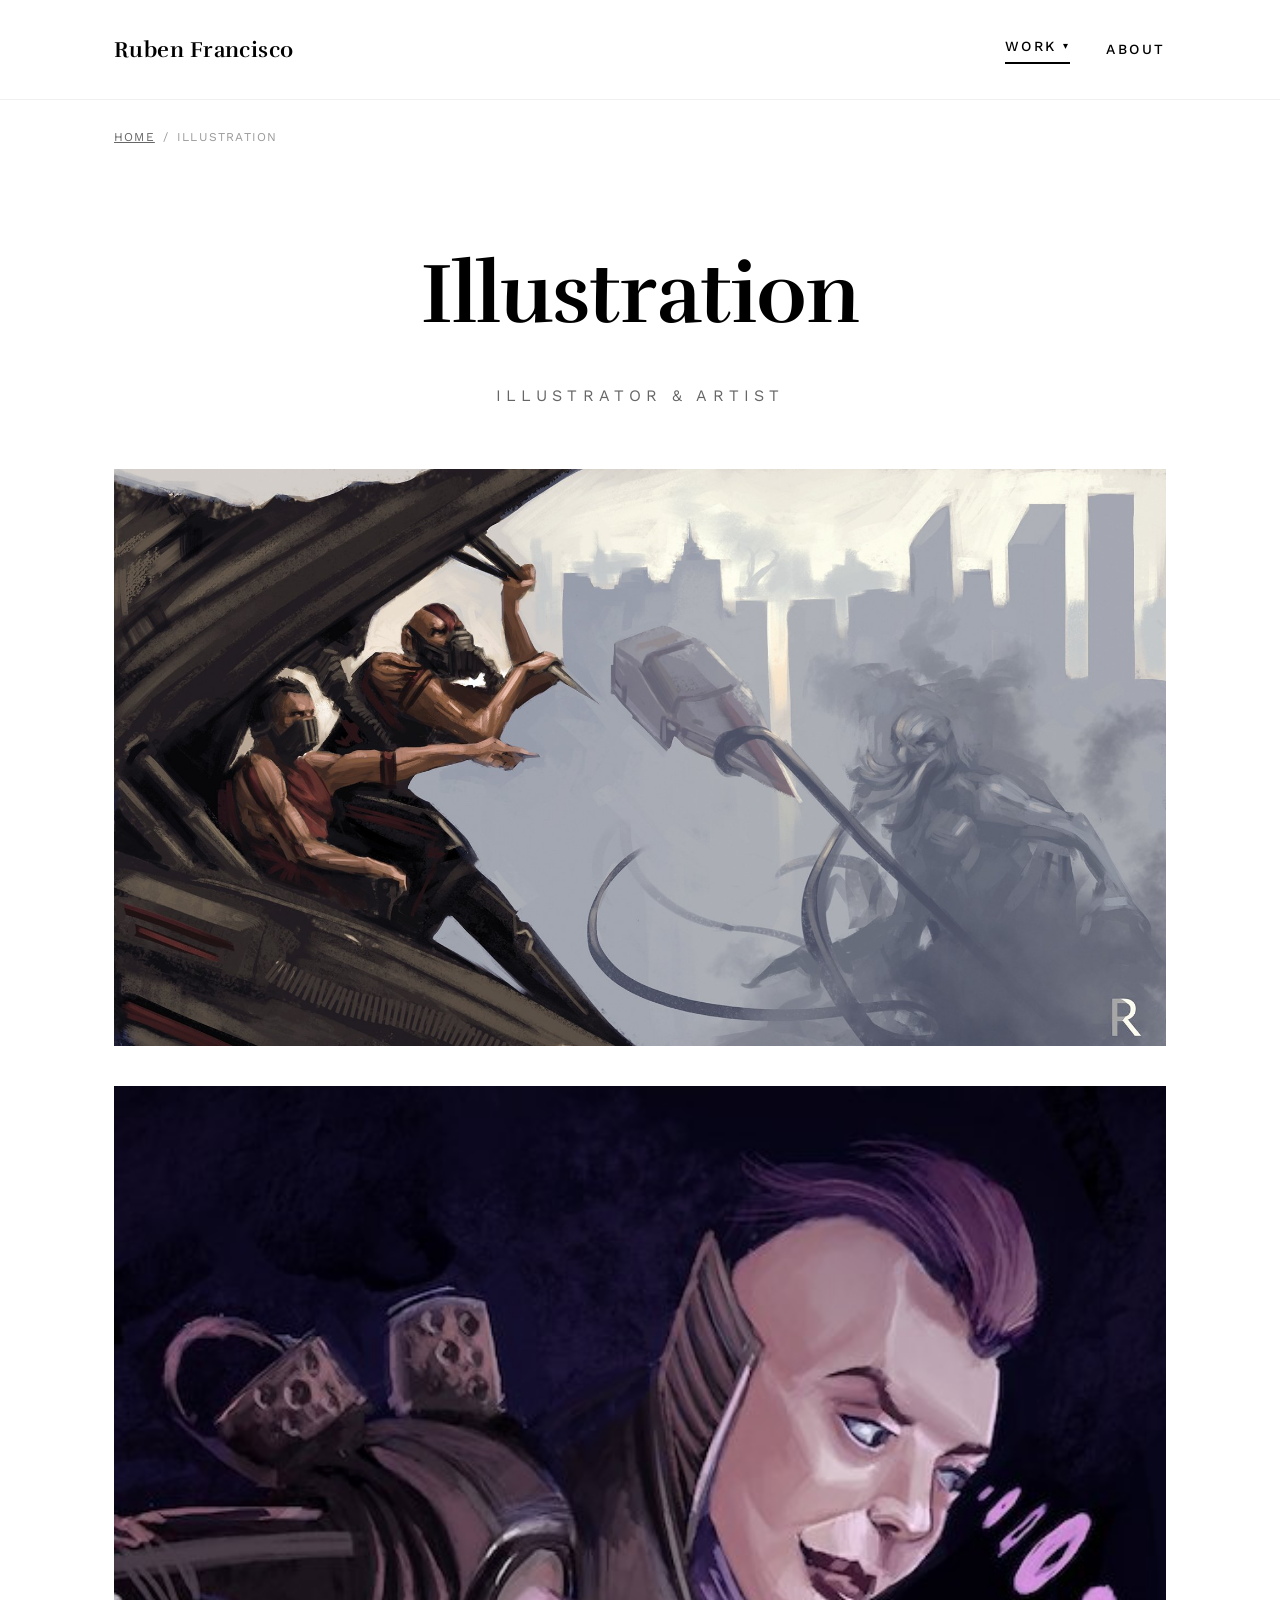
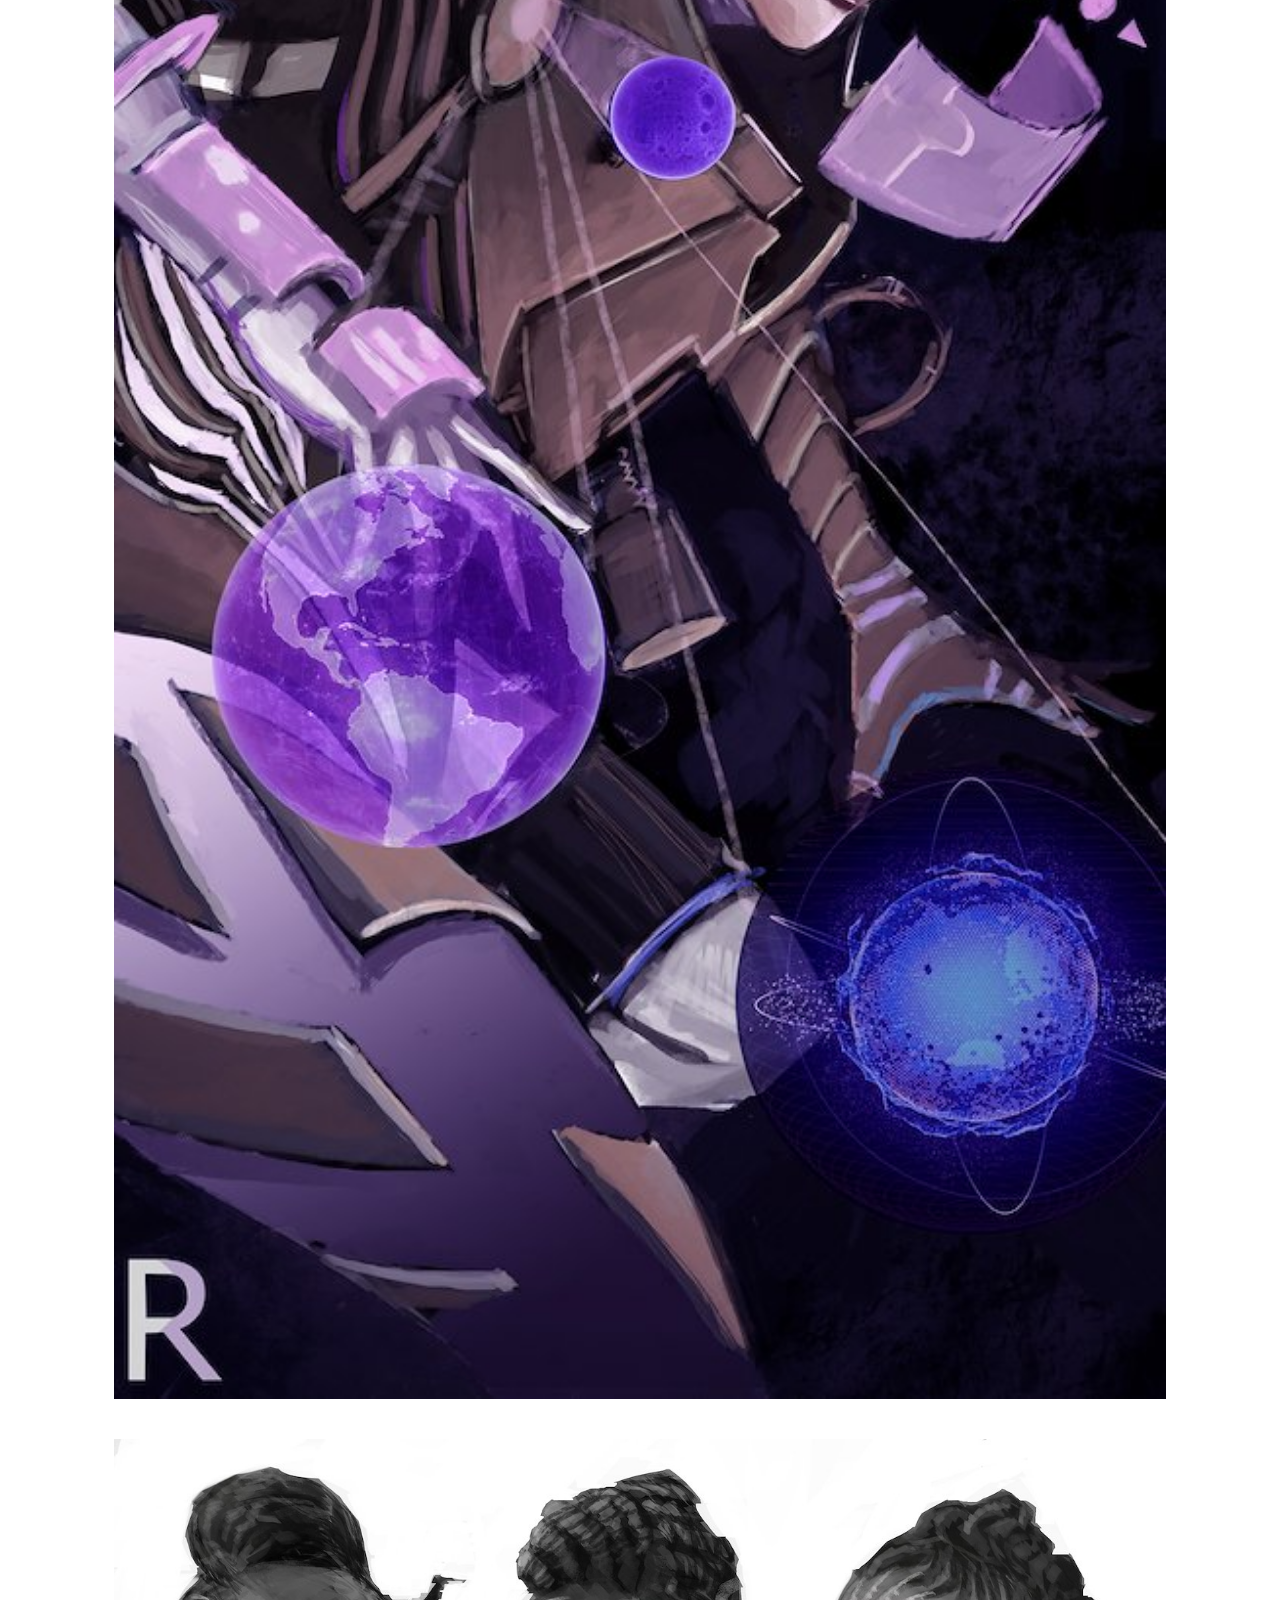
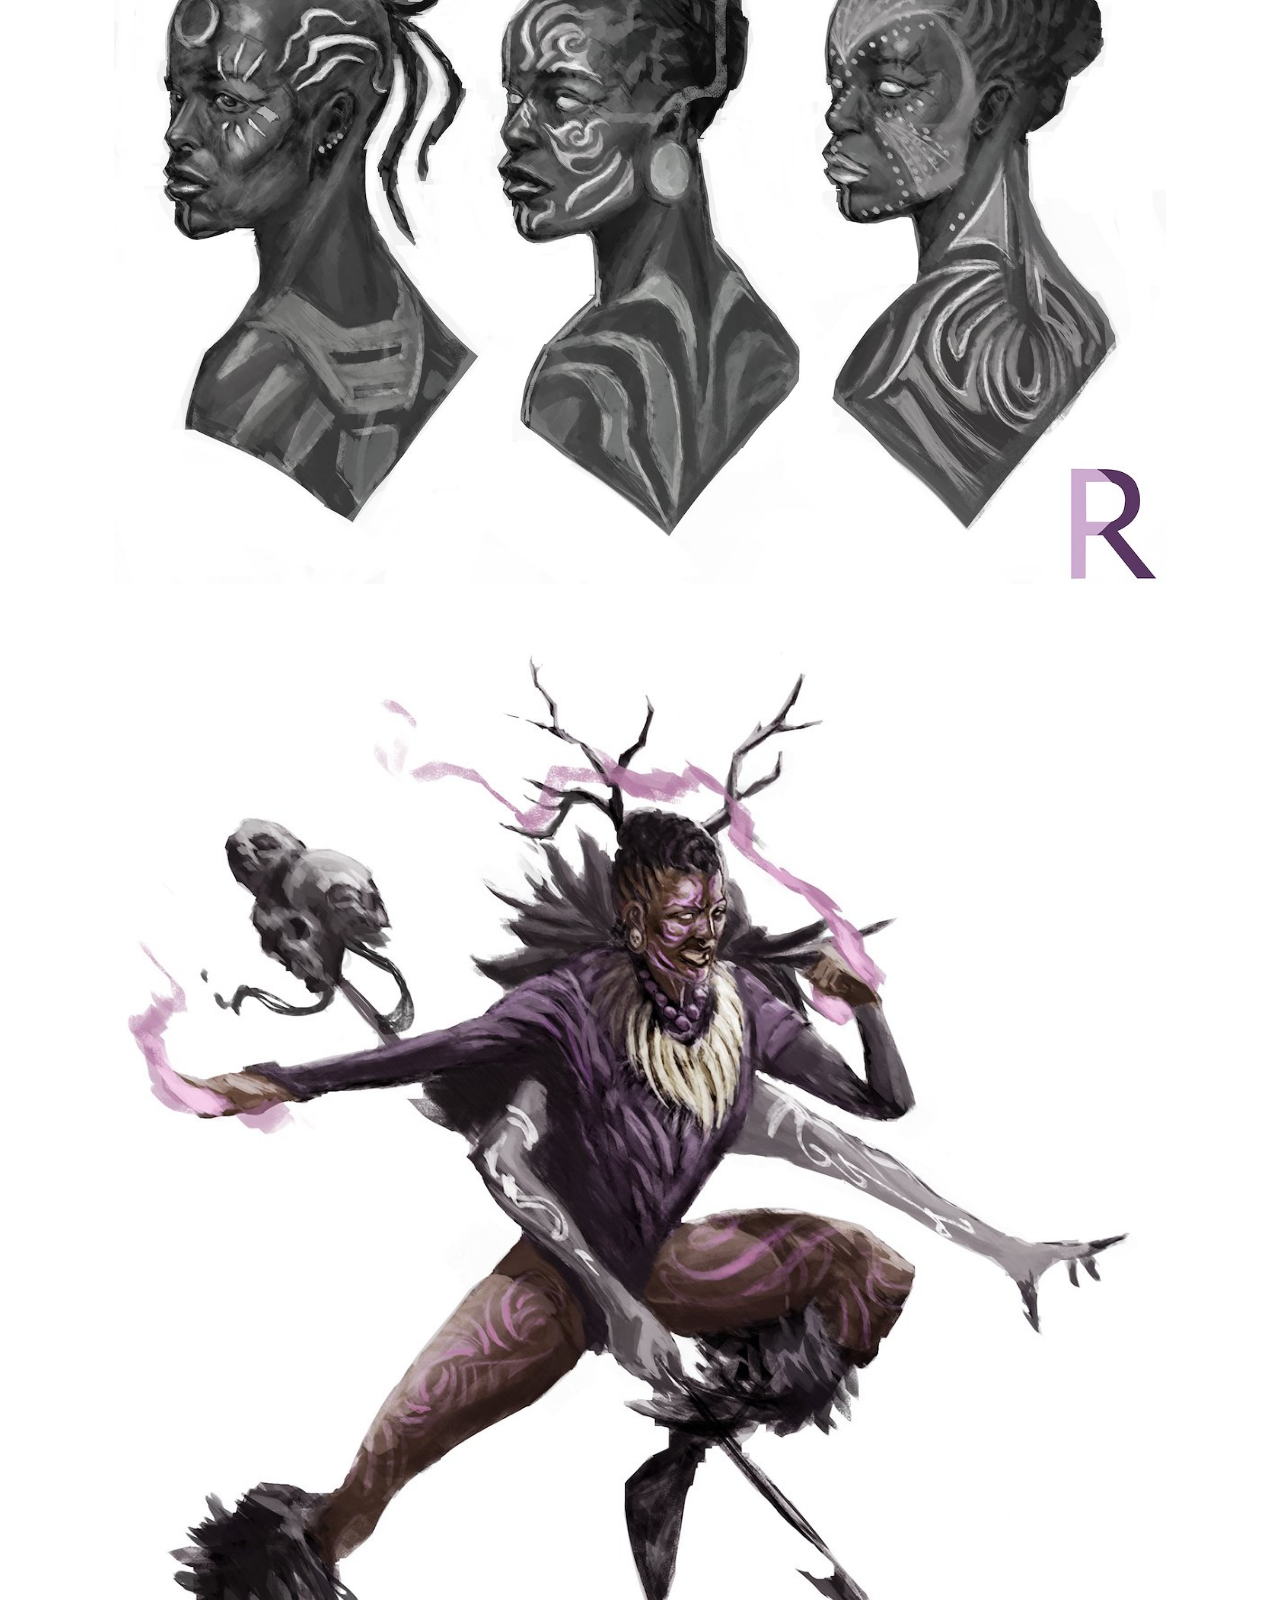
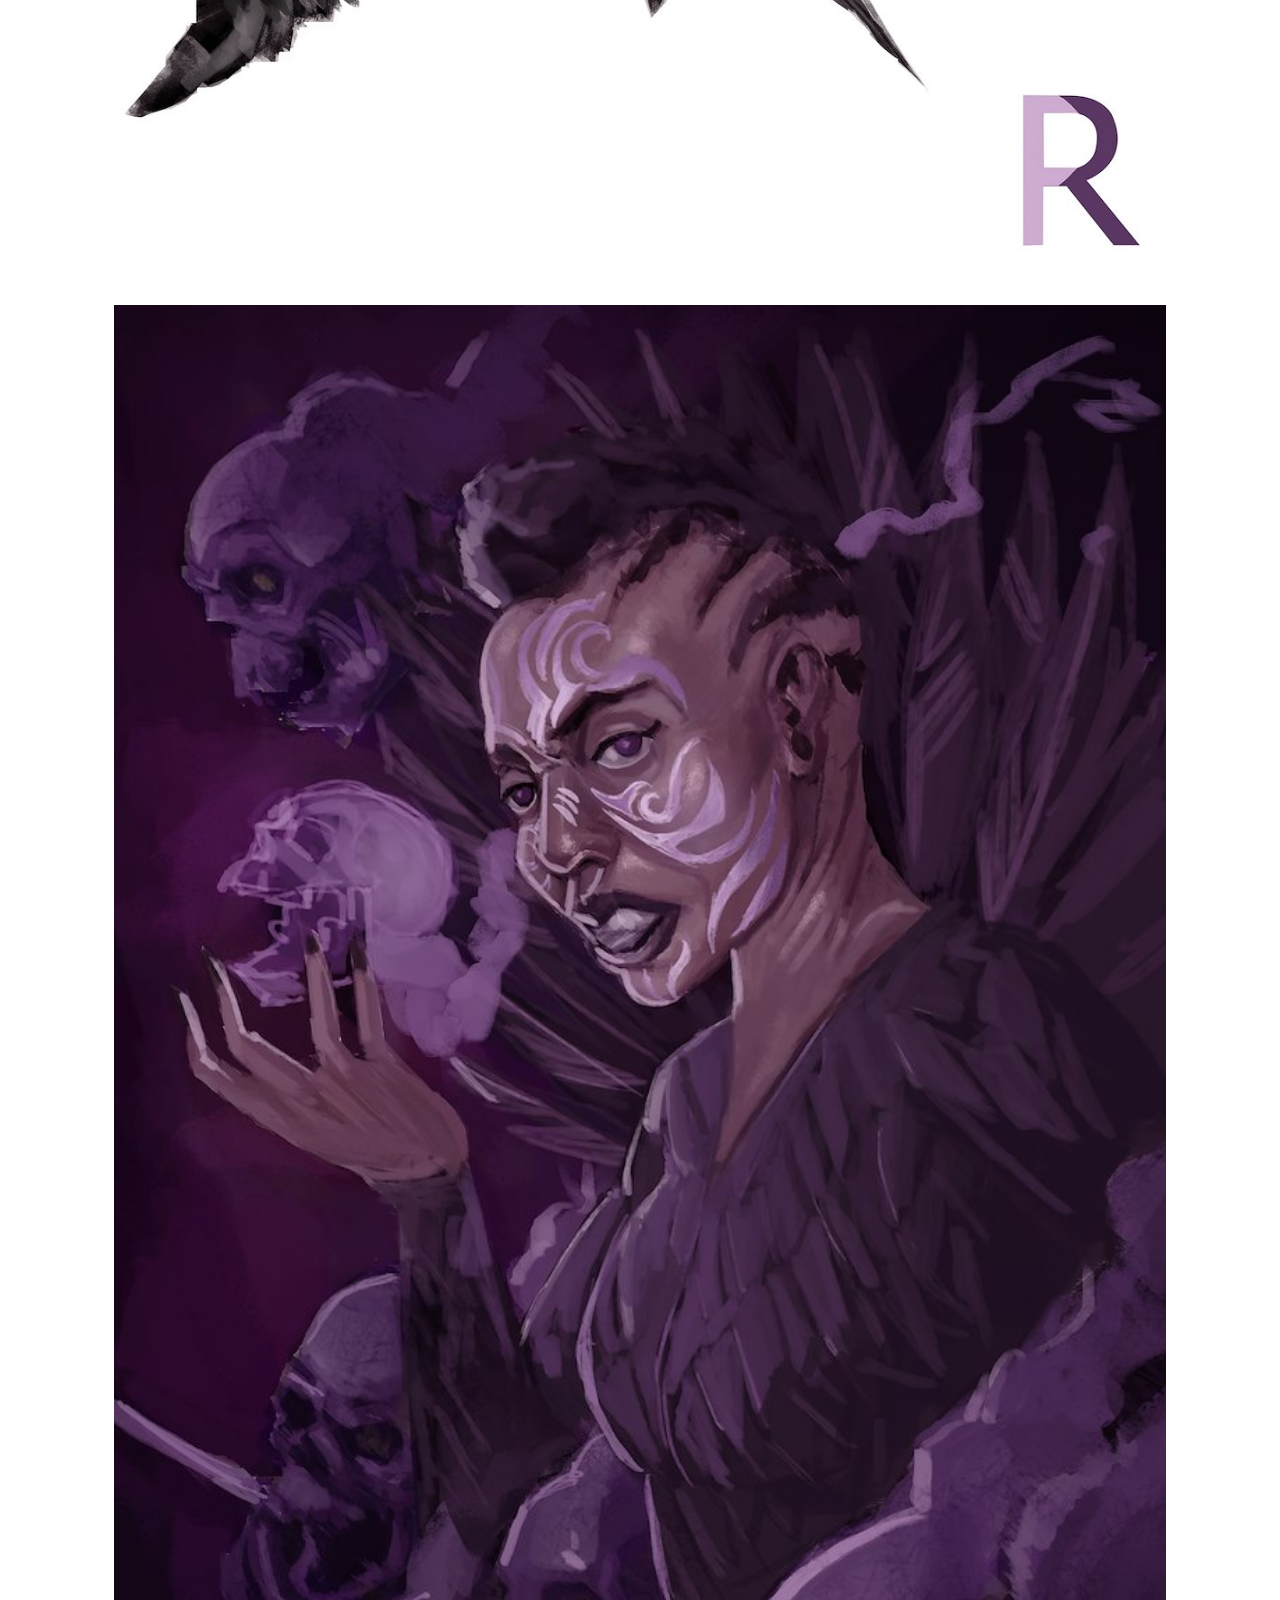
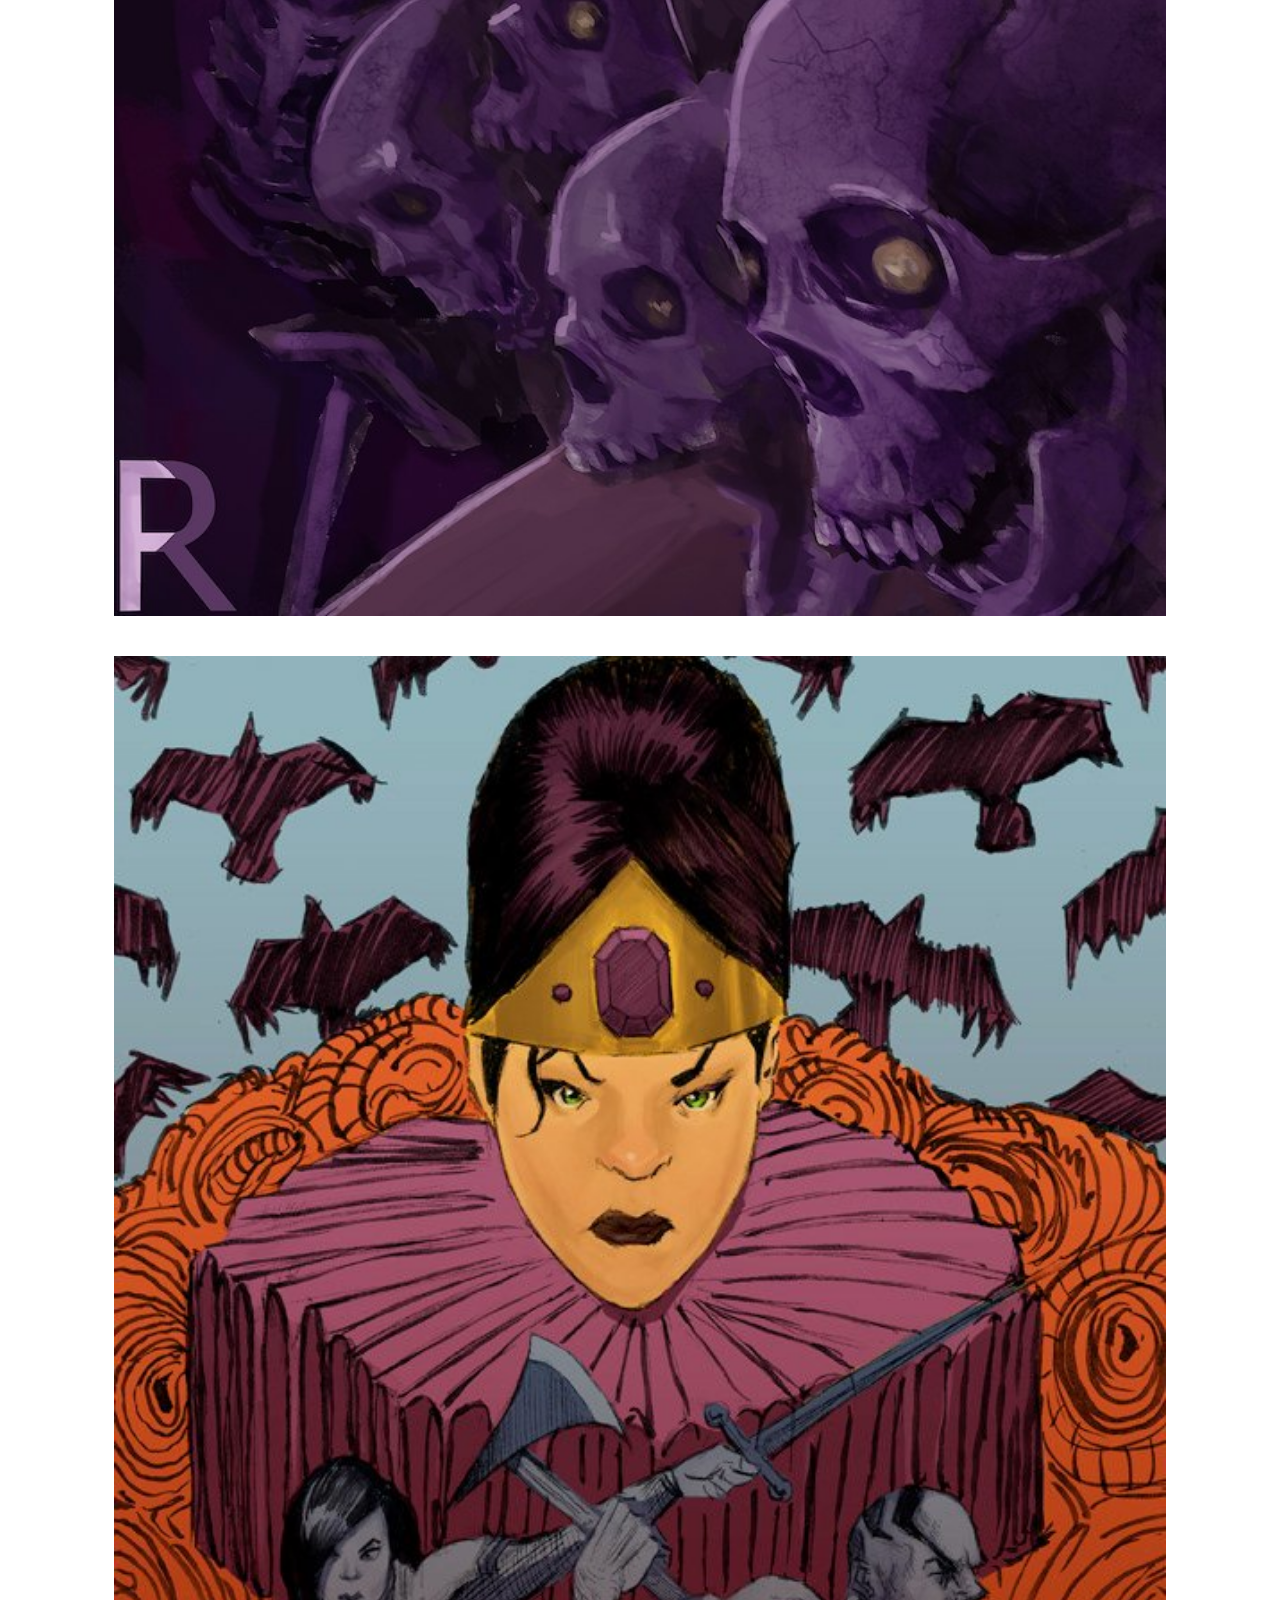
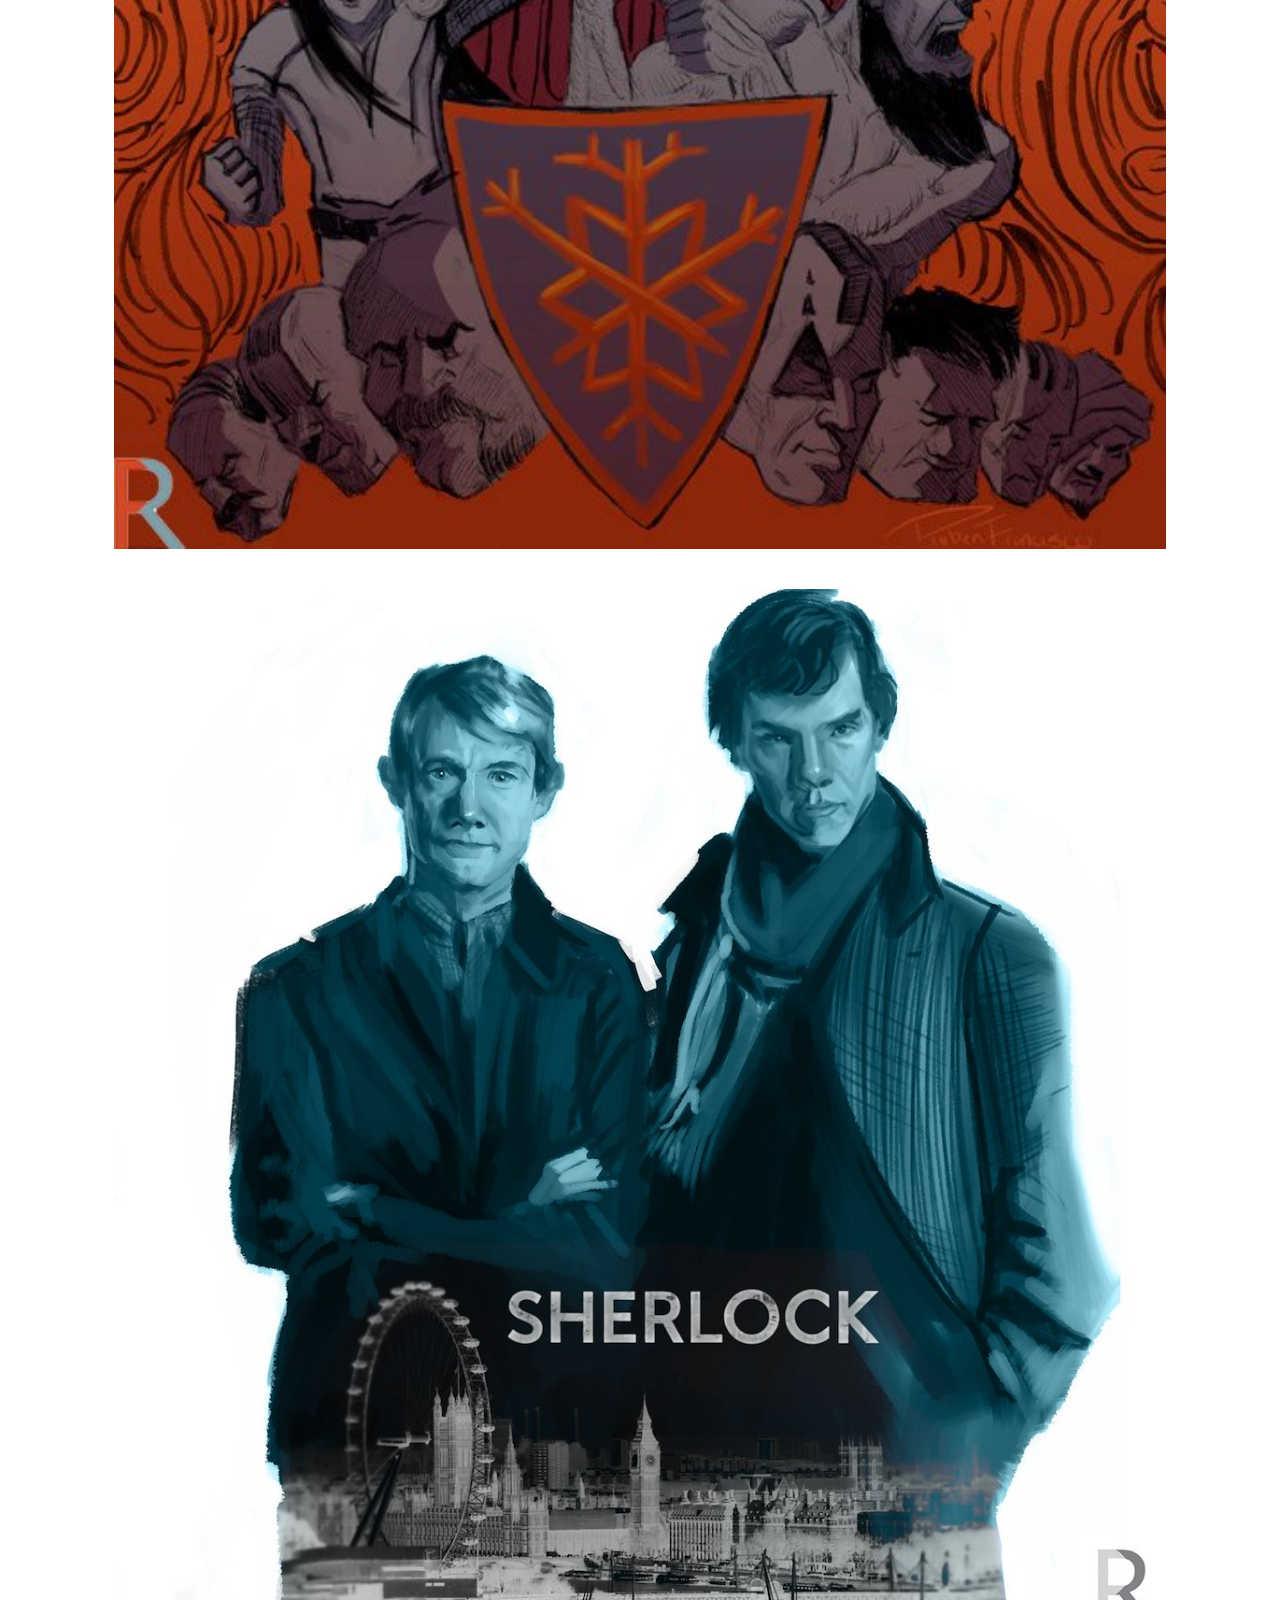
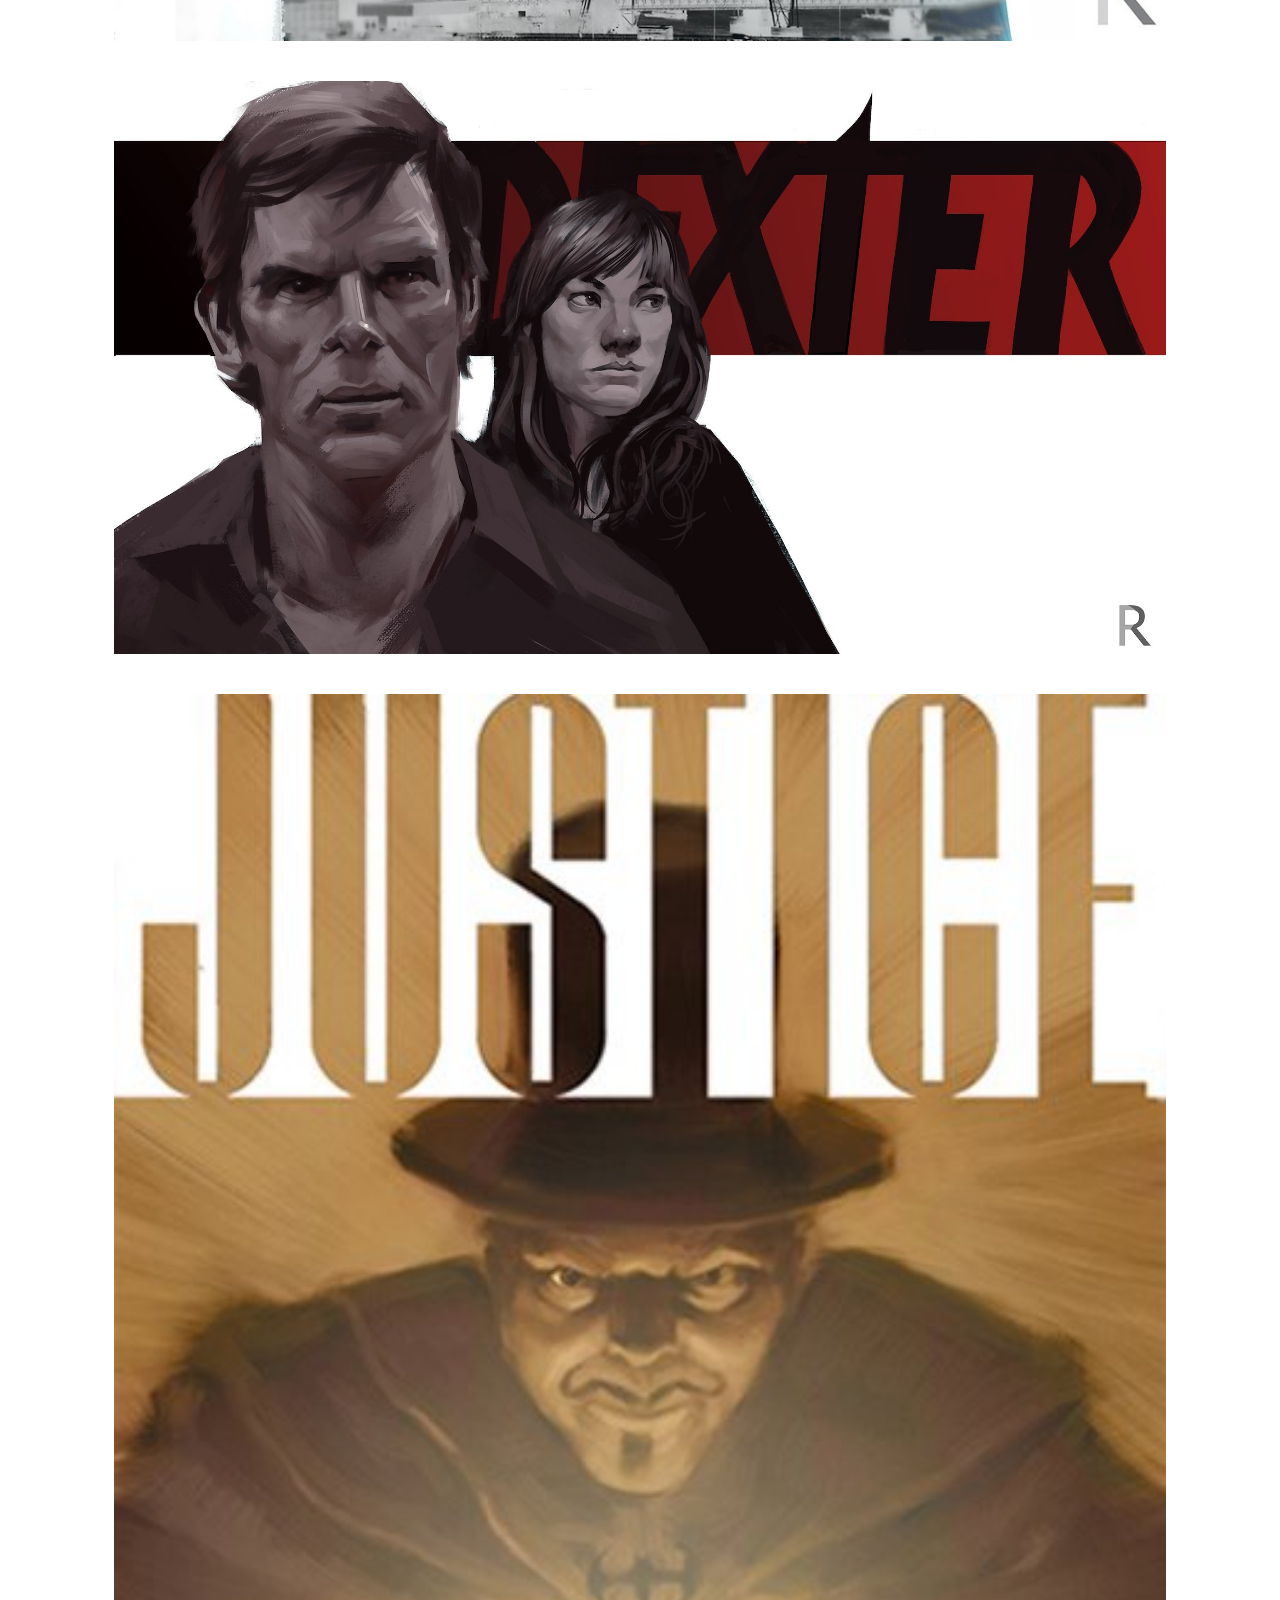
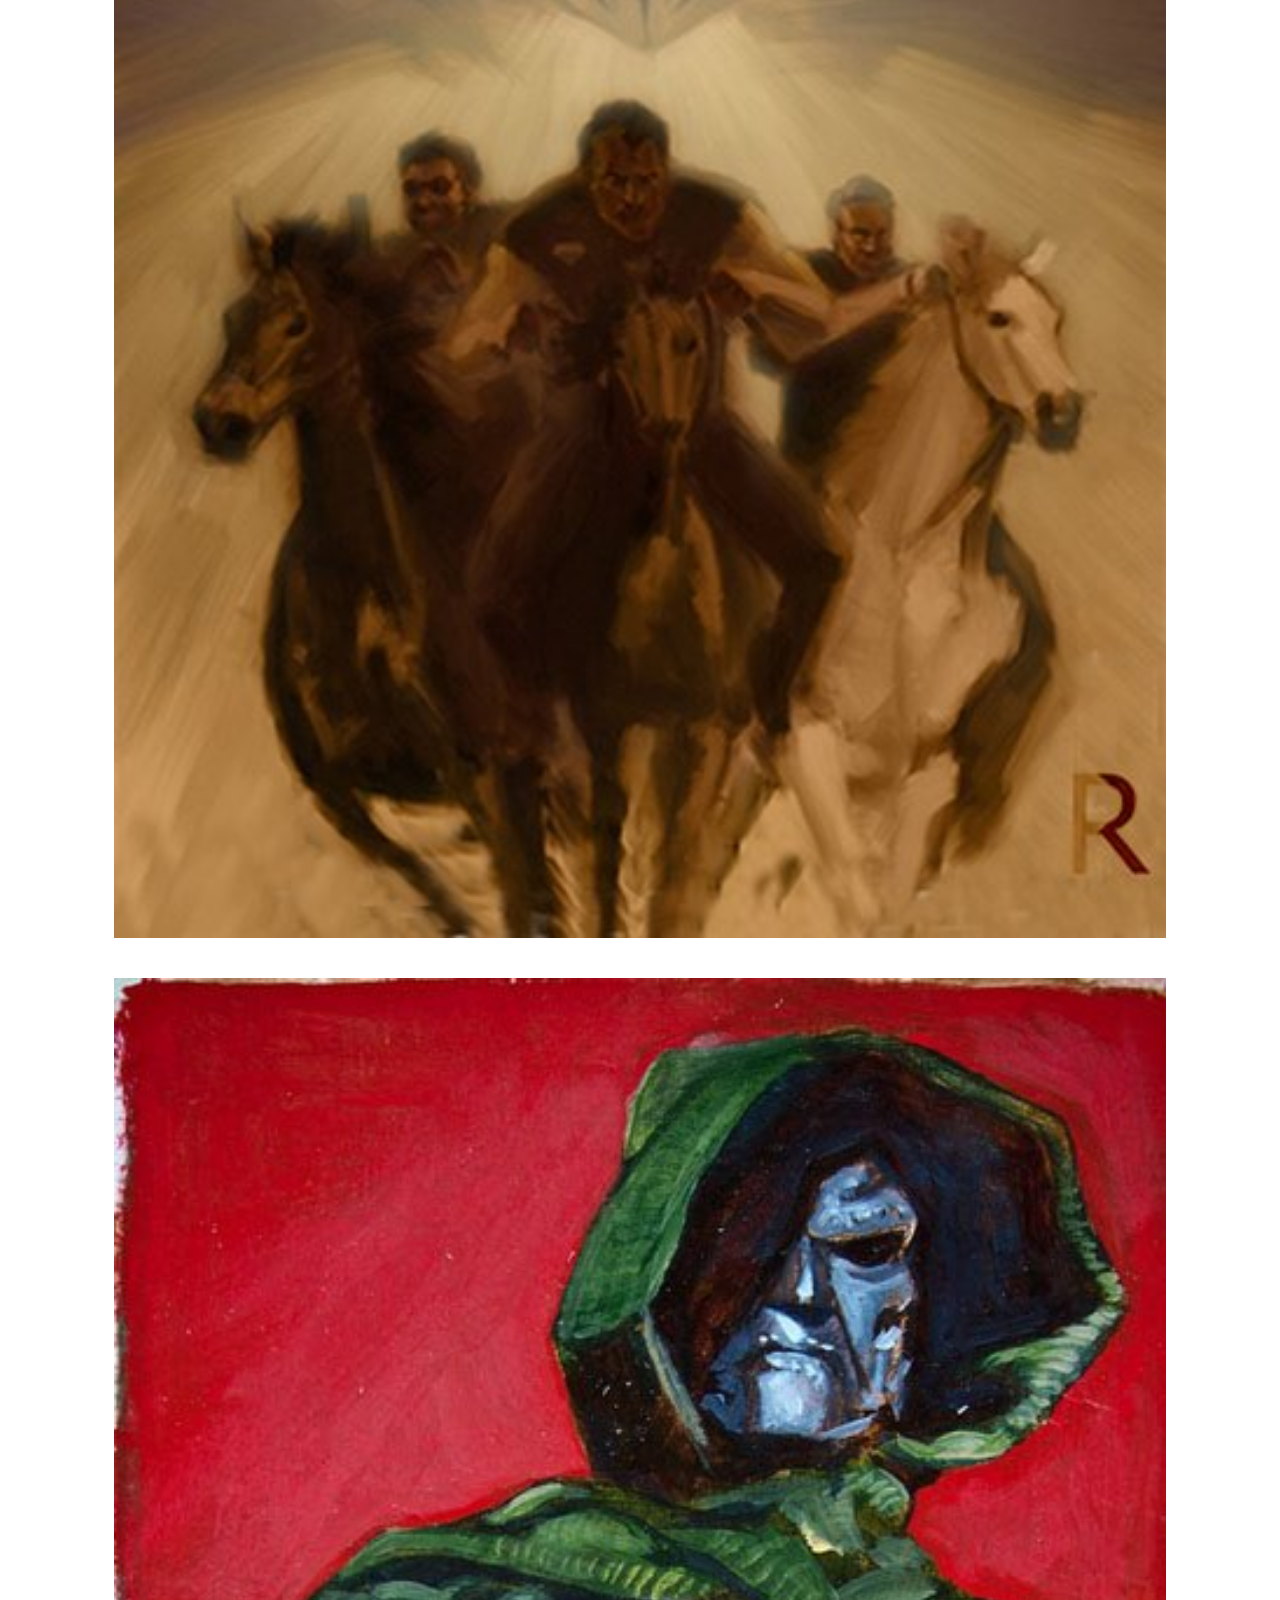
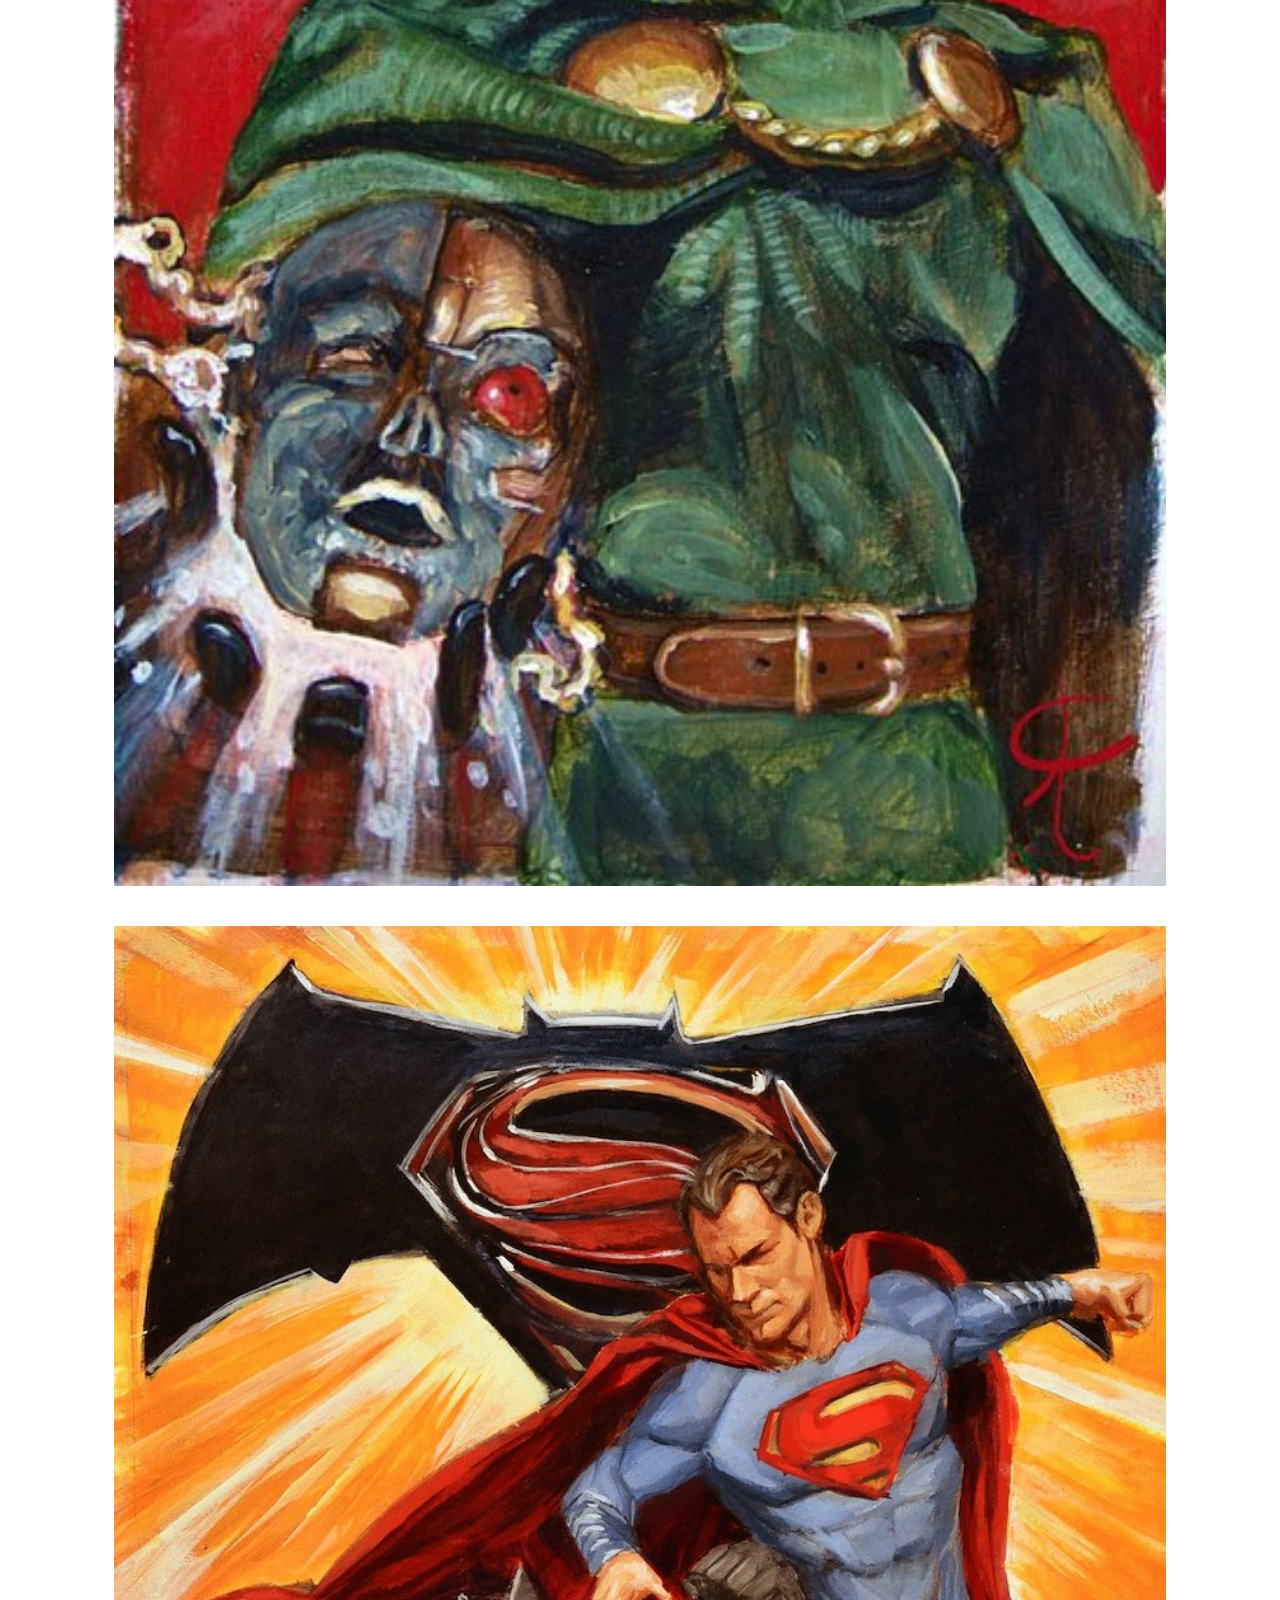
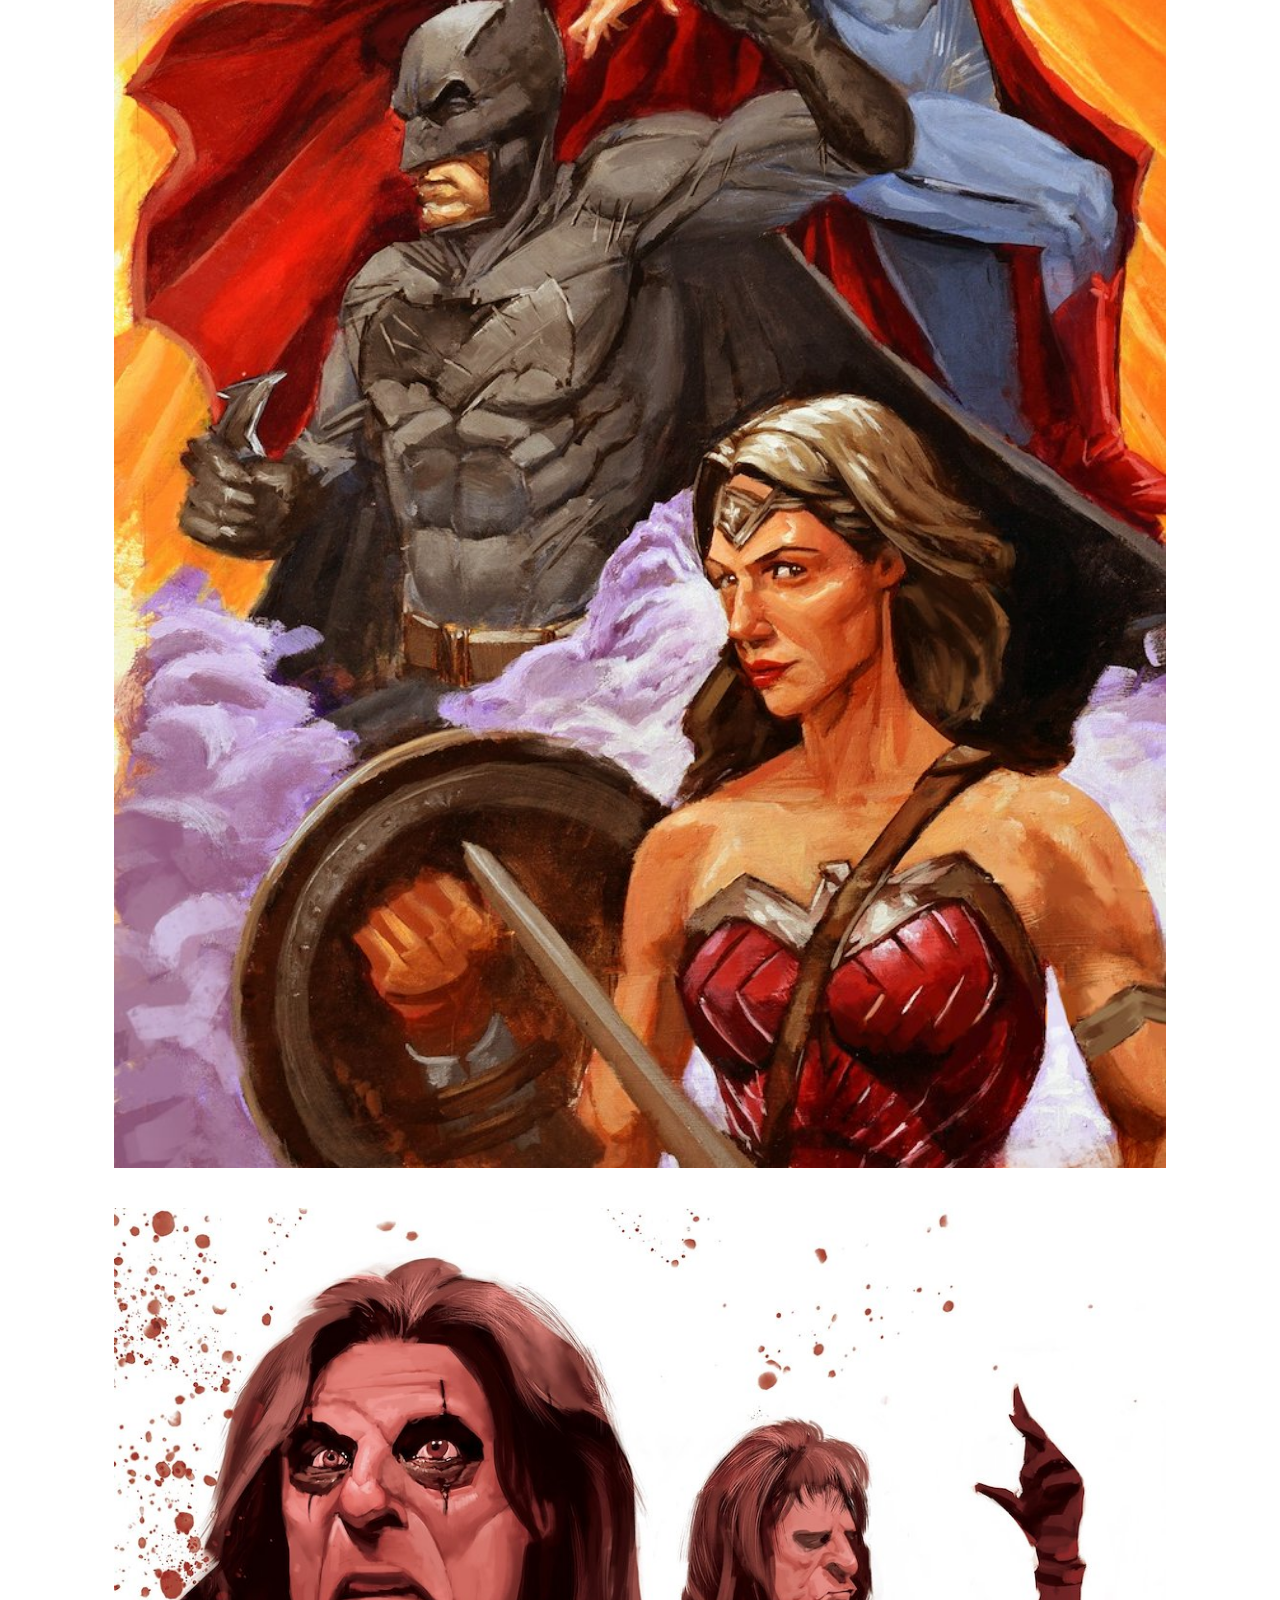
<file: illustration.html>
<!DOCTYPE html>
<html lang="en">
<head>
  <meta charset="utf-8">
  <meta name="viewport" content="width=device-width, initial-scale=1">
  <title>Illustration — Ruben Francisco</title>
  <meta name="description" content="Illustration work by Ruben Francisco — editorial, character, and concept illustration with a focus on story, character, and atmosphere.">
  <meta name="keywords" content="Ruben Francisco, illustration, editorial illustration, character illustration, concept illustration">
  <meta name="author" content="Ruben Francisco">
  <link rel="canonical" href="https://www.rubenf.com/illustration.html">
  <link rel="stylesheet" href="styles.css">
  <link rel="icon" href="/favicon.ico" sizes="any">
  <link rel="icon" href="/favicon-32x32.png" type="image/png" sizes="32x32">
  <link rel="icon" href="/favicon-16x16.png" type="image/png" sizes="16x16">
  <link rel="apple-touch-icon" href="/apple-touch-icon.png">
  <link rel="manifest" href="/site.webmanifest">
  <!-- Google tag (gtag.js) -->
  <script async src="https://www.googletagmanager.com/gtag/js?id=G-JJQFDHTEWV"></script>
  <script>
    window.dataLayer = window.dataLayer || [];
    function gtag(){dataLayer.push(arguments);}
    gtag('js', new Date());
    gtag('config', 'G-JJQFDHTEWV');
  </script>
  <!-- Microsoft Clarity -->
  <script type="text/javascript">
    (function(c,l,a,r,i,t,y){
        c[a]=c[a]||function(){(c[a].q=c[a].q||[]).push(arguments)};
        t=l.createElement(r);t.async=1;t.src="https://www.clarity.ms/tag/"+i;
        y=l.getElementsByTagName(r)[0];y.parentNode.insertBefore(t,y);
    })(window, document, "clarity", "script", "ww5df3jku0");
  </script>
  <meta property="og:type" content="website">
  <meta property="og:url" content="https://www.rubenf.com/illustration.html">
  <meta property="og:title" content="Illustration — Ruben Francisco">
  <meta property="og:description" content="Editorial, brand, and character illustration. Story-rich images with a distinctive hand.">
  <meta property="og:image" content="https://www.rubenf.com/images/91a73b902469e878.jpg">
  <meta property="og:image:width" content="1920">
  <meta property="og:image:height" content="1047">
  <meta name="twitter:card" content="summary_large_image">
  <meta name="twitter:title" content="Illustration — Ruben Francisco">
  <meta name="twitter:description" content="Editorial, brand, and character illustration. Story-rich images with a distinctive hand.">
  <meta name="twitter:image" content="https://www.rubenf.com/images/91a73b902469e878.jpg">
  <script type="application/ld+json">
  {
    "@context": "https://schema.org",
    "@type": "BreadcrumbList",
    "itemListElement": [
      {"@type": "ListItem", "position": 1, "name": "Home", "item": "https://www.rubenf.com/"},
      {"@type": "ListItem", "position": 2, "name": "Illustration", "item": "https://www.rubenf.com/illustration.html"}
    ]
  }
  </script>
</head>
<body>

<header class="site-header">
  <div class="wrap">
    <a href="/" class="brand">Ruben Francisco</a>
    <nav class="nav">
      <details class="nav-dropdown active">
        <summary>Work</summary>
        <ul class="nav-dropdown-panel">
          <li><a href="concept-art.html">Digital Sculpture</a></li>
          <li><a href="set-design.html">Set Design</a></li>
          <li><a href="animation.html">Animation</a></li>
          <li><a href="advertising.html">Backgrounds</a></li>
          <li><a href="murals.html">Murals</a></li>
          <li><a href="illustration.html" class="active">Illustration</a></li>
          <li><a href="rock-work.html">Rock Work</a></li>
          <li><a href="graphic-design.html">Graphic Design</a></li>
          <li><a href="package-design.html">Package Design</a></li>
        </ul>
      </details>
      <a href="about.html">About</a>
    </nav>
  </div>
</header>

<main class="wrap">
  <nav class="breadcrumb" aria-label="Breadcrumb"><a href="/">Home</a><span class="sep">/</span><span class="current">Illustration</span></nav>
  <h1 class="page-title">Illustration</h1>
  <p class="page-subtitle">Illustrator &amp; Artist</p>

  <div class="gallery">
    <img src="images/78413fdf080e748c.jpg" alt="Illustration" loading="lazy">
    <img src="images/f9d1b64e7157852f.jpg" alt="Illustration" loading="lazy">
    <img src="images/0720f52ccfc908f5.jpg" alt="Illustration" loading="lazy">
    <img src="images/309107bf6920a701.jpg" alt="Illustration" loading="lazy">
    <img src="images/ff4c40c921416fee.jpg" alt="Illustration" loading="lazy">
    <img src="images/a53cae14aca39b5f.jpg" alt="Illustration" loading="lazy">
    <img src="images/f2c67590180f1f01.jpg" alt="Illustration" loading="lazy">
    <img src="images/0e9411d1a51294d9.jpg" alt="Illustration" loading="lazy">
    <img src="images/cf5b0e2fd27a3b04.jpg" alt="Illustration" loading="lazy">
    <img src="images/fcdaabc4925d5dcd.jpg" alt="Illustration" loading="lazy">
    <img src="images/1e659ad5dac8f12c.jpg" alt="Illustration" loading="lazy">
    <img src="images/59844c0741af5e98.jpg" alt="Illustration" loading="lazy">
  </div>
</main>

<footer class="site-footer">
  <div class="wrap">
    <div class="footer-nav">
      <div class="footer-col">
        <p class="footer-heading">Work</p>
        <ul class="footer-list">
          <li><a href="concept-art.html">Digital Sculpture</a></li>
          <li><a href="set-design.html">Set Design</a></li>
          <li><a href="animation.html">Animation</a></li>
          <li><a href="advertising.html">Backgrounds</a></li>
          <li><a href="murals.html">Murals</a></li>
          <li><a href="illustration.html">Illustration</a></li>
          <li><a href="rock-work.html">Rock Work</a></li>
          <li><a href="graphic-design.html">Graphic Design</a></li>
          <li><a href="package-design.html">Package Design</a></li>
        </ul>
      </div>
      <div class="footer-col">
        <p class="footer-heading">Site</p>
        <ul class="footer-list">
          <li><a href="/">Work</a></li>
          <li><a href="about.html">About</a></li>
        </ul>
      </div>
      <div class="footer-col">
        <p class="footer-heading">Follow me around</p>
        <ul class="social">
          <li><a href="https://www.linkedin.com/in/rubenfranciscoart/" target="_blank" rel="noopener">LinkedIn</a></li>
          <li><a href="https://www.instagram.com/pointsinspace/" target="_blank" rel="noopener">Instagram</a></li>
        </ul>
      </div>
    </div>
    <p class="copyright">&copy; Ruben Francisco</p>
  </div>
</footer>

</body>
</html>
</file>
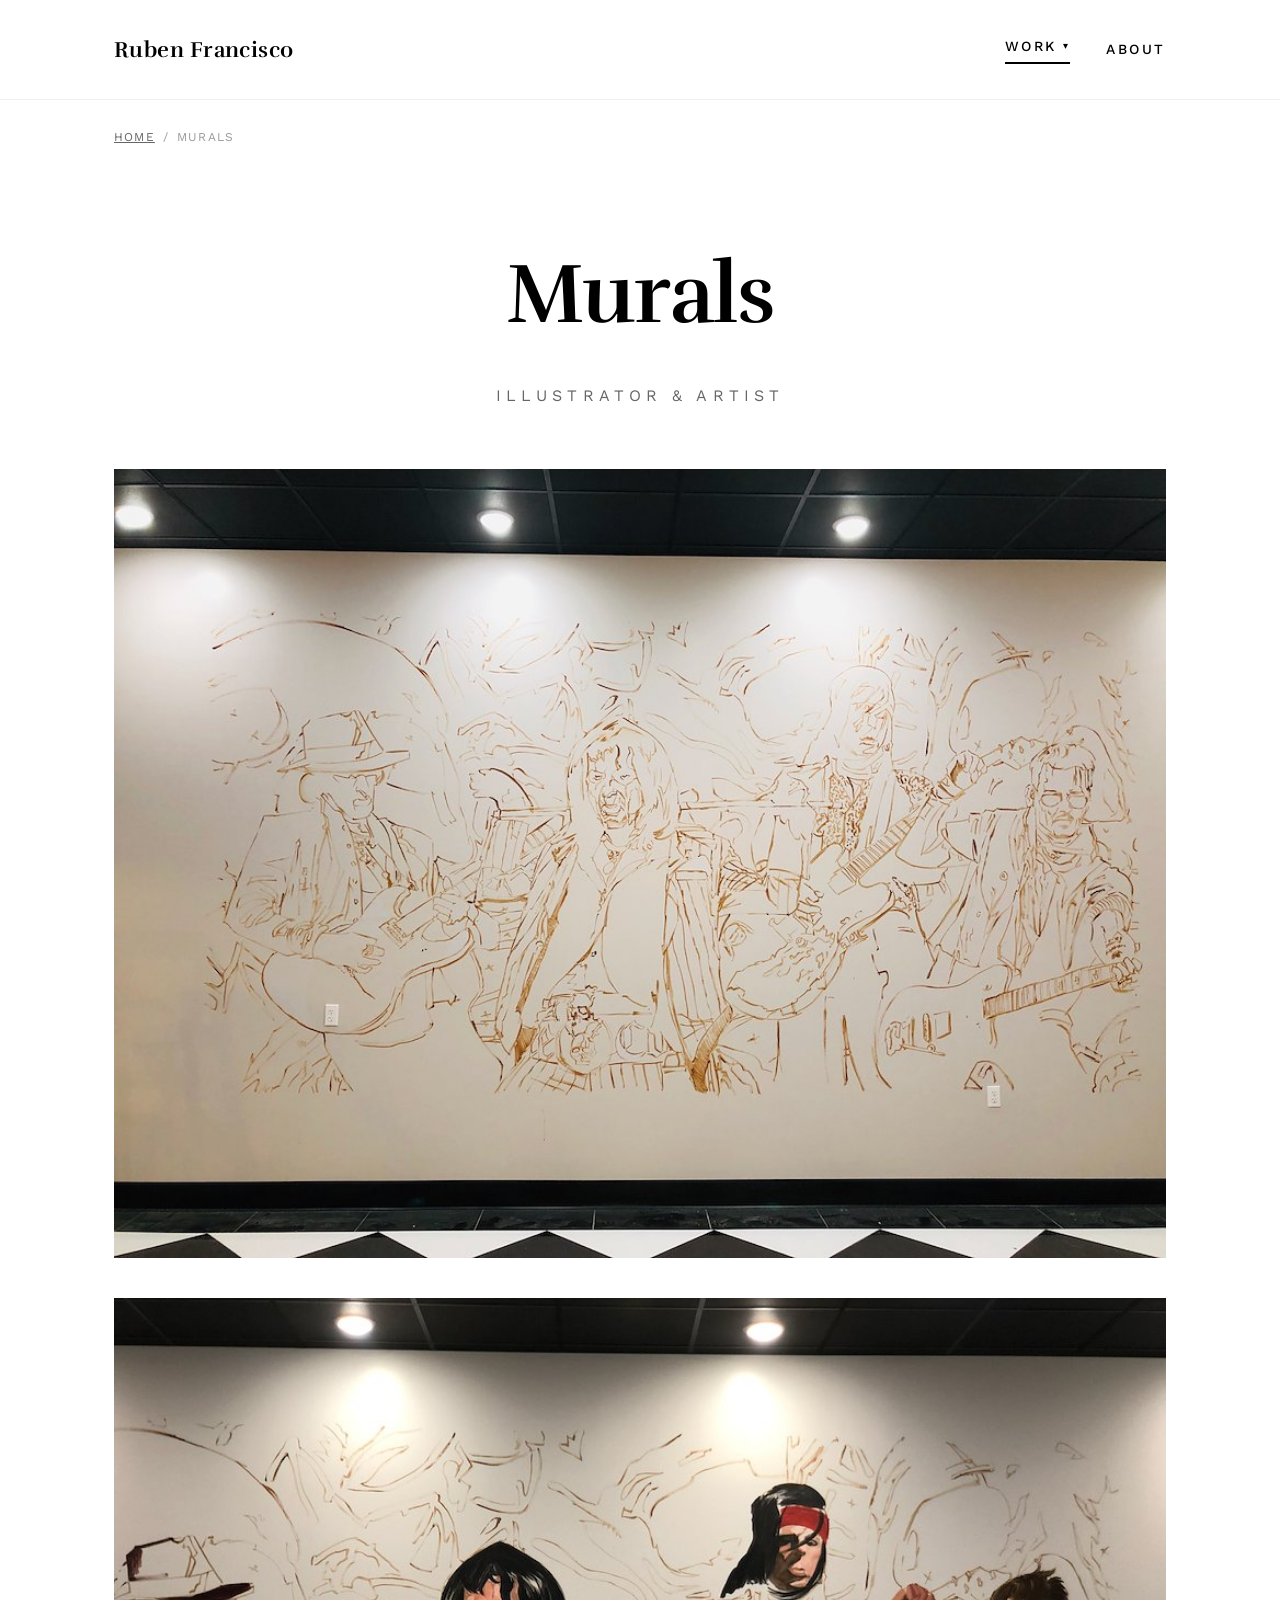
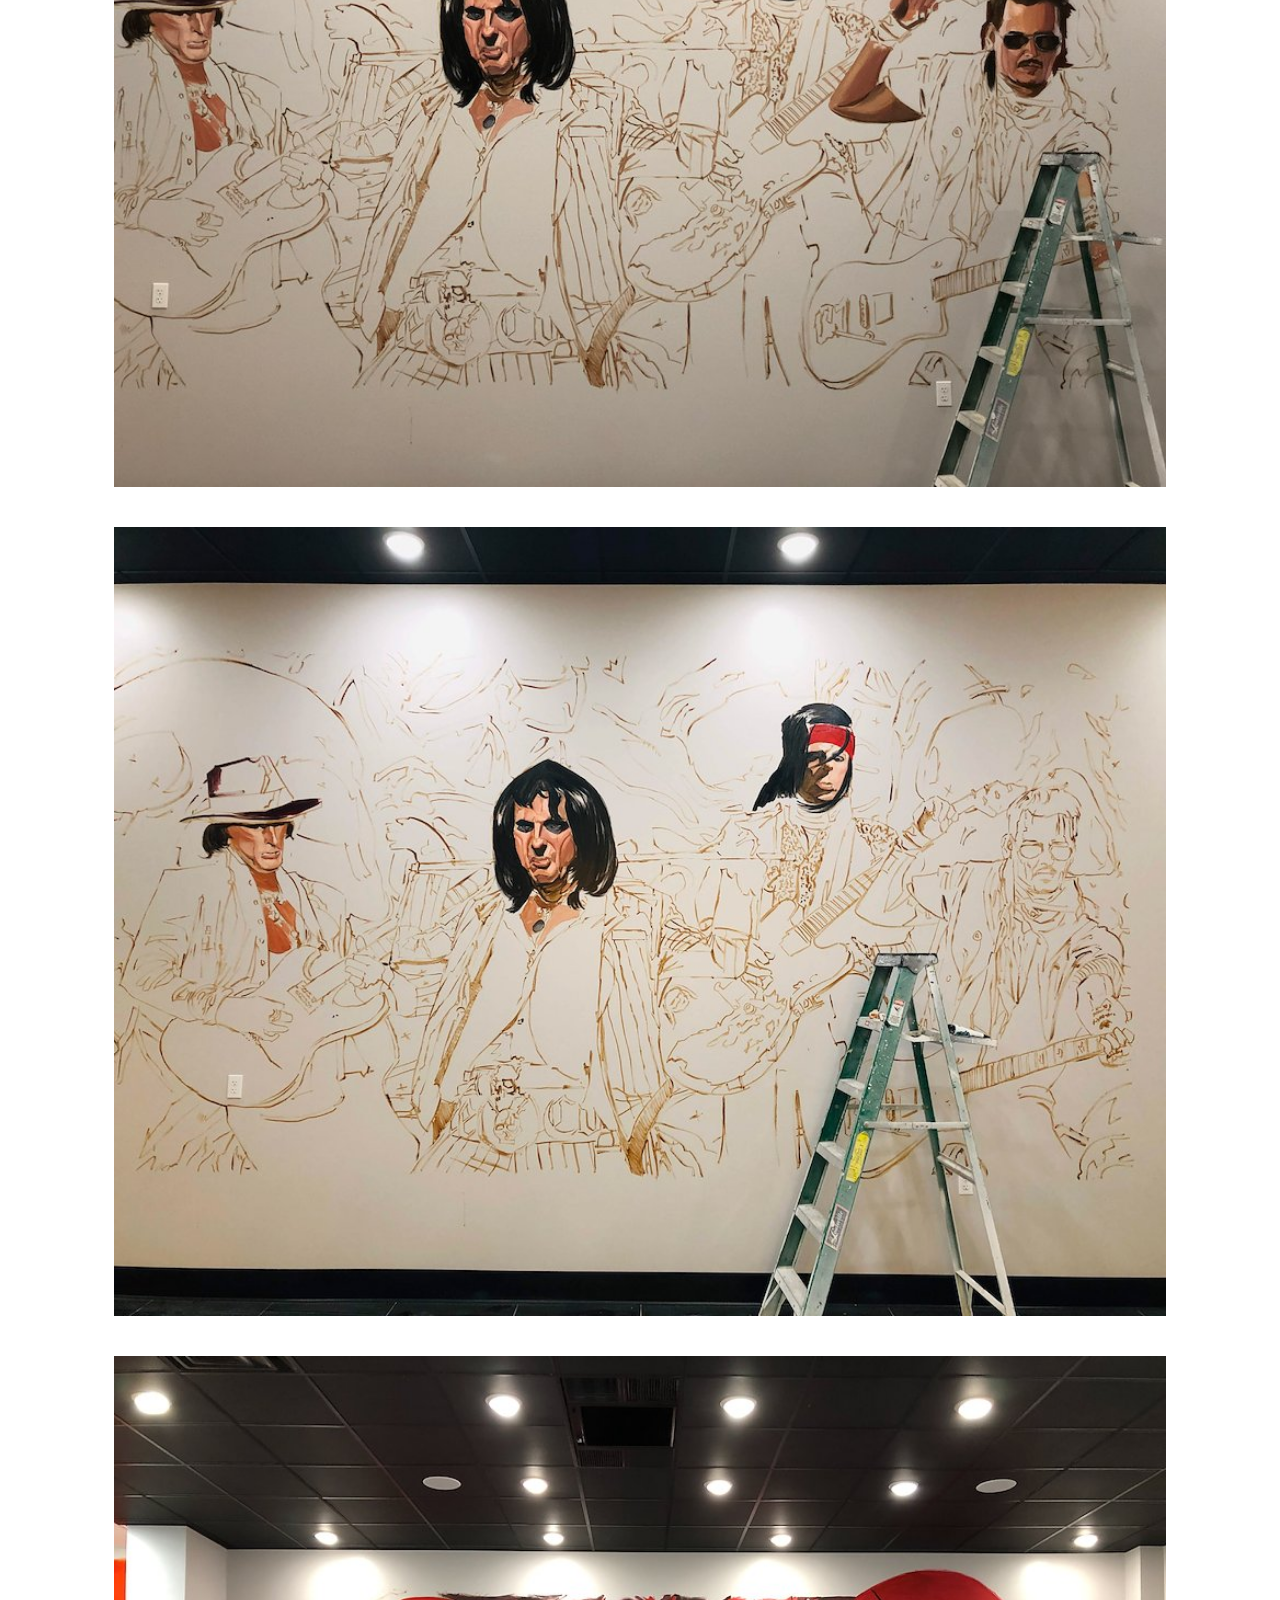
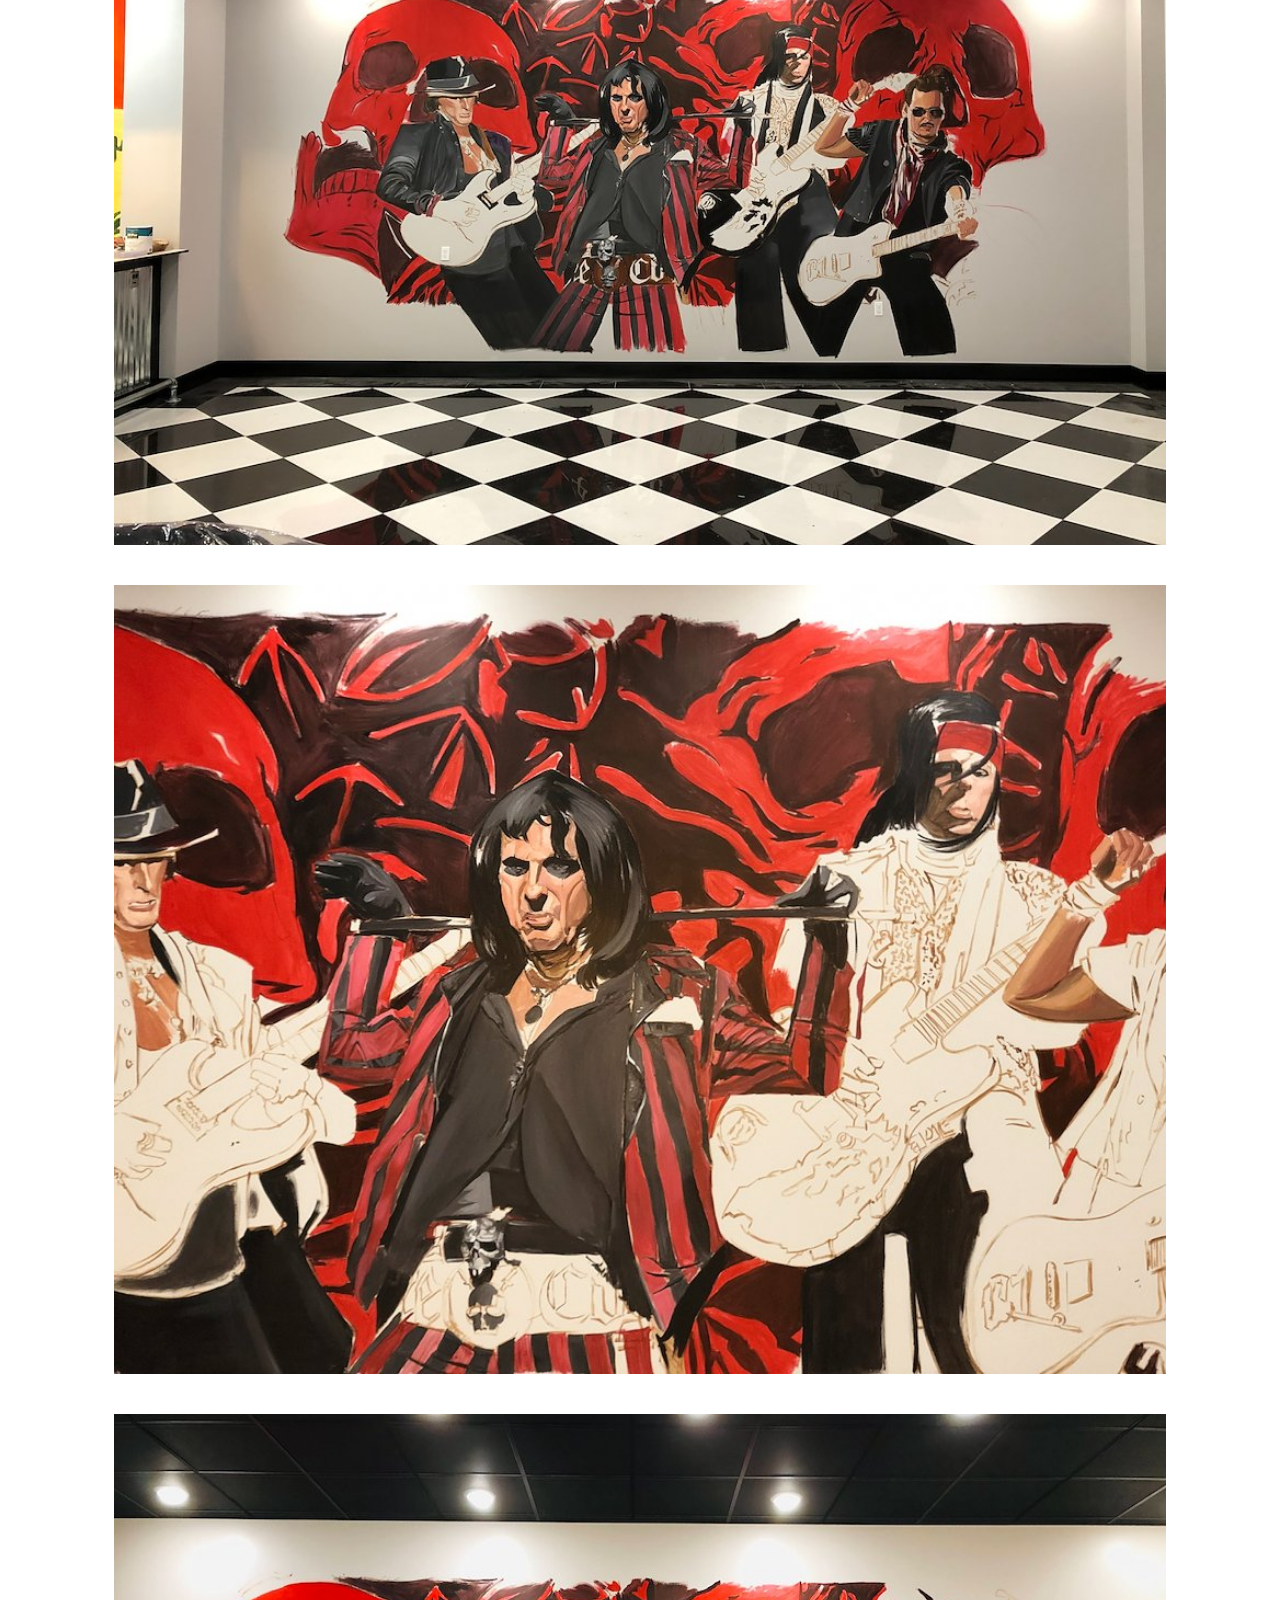
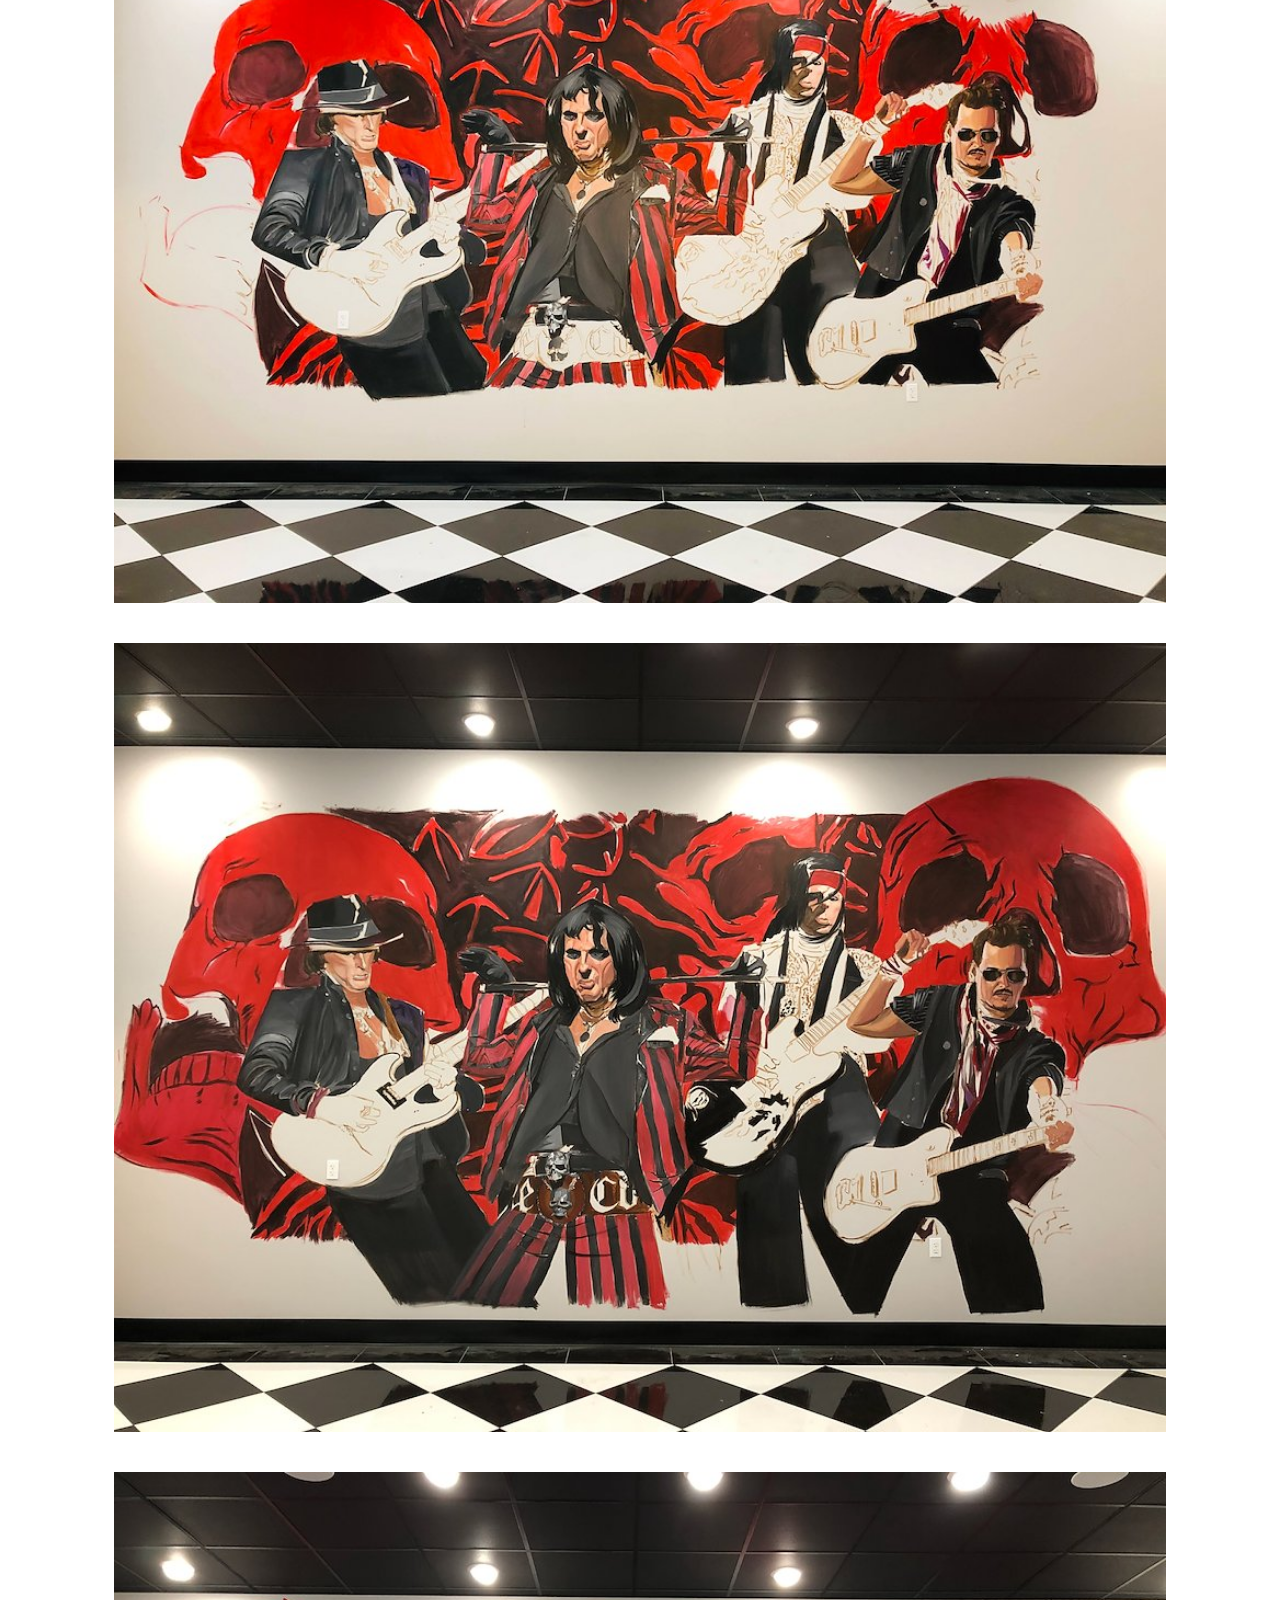
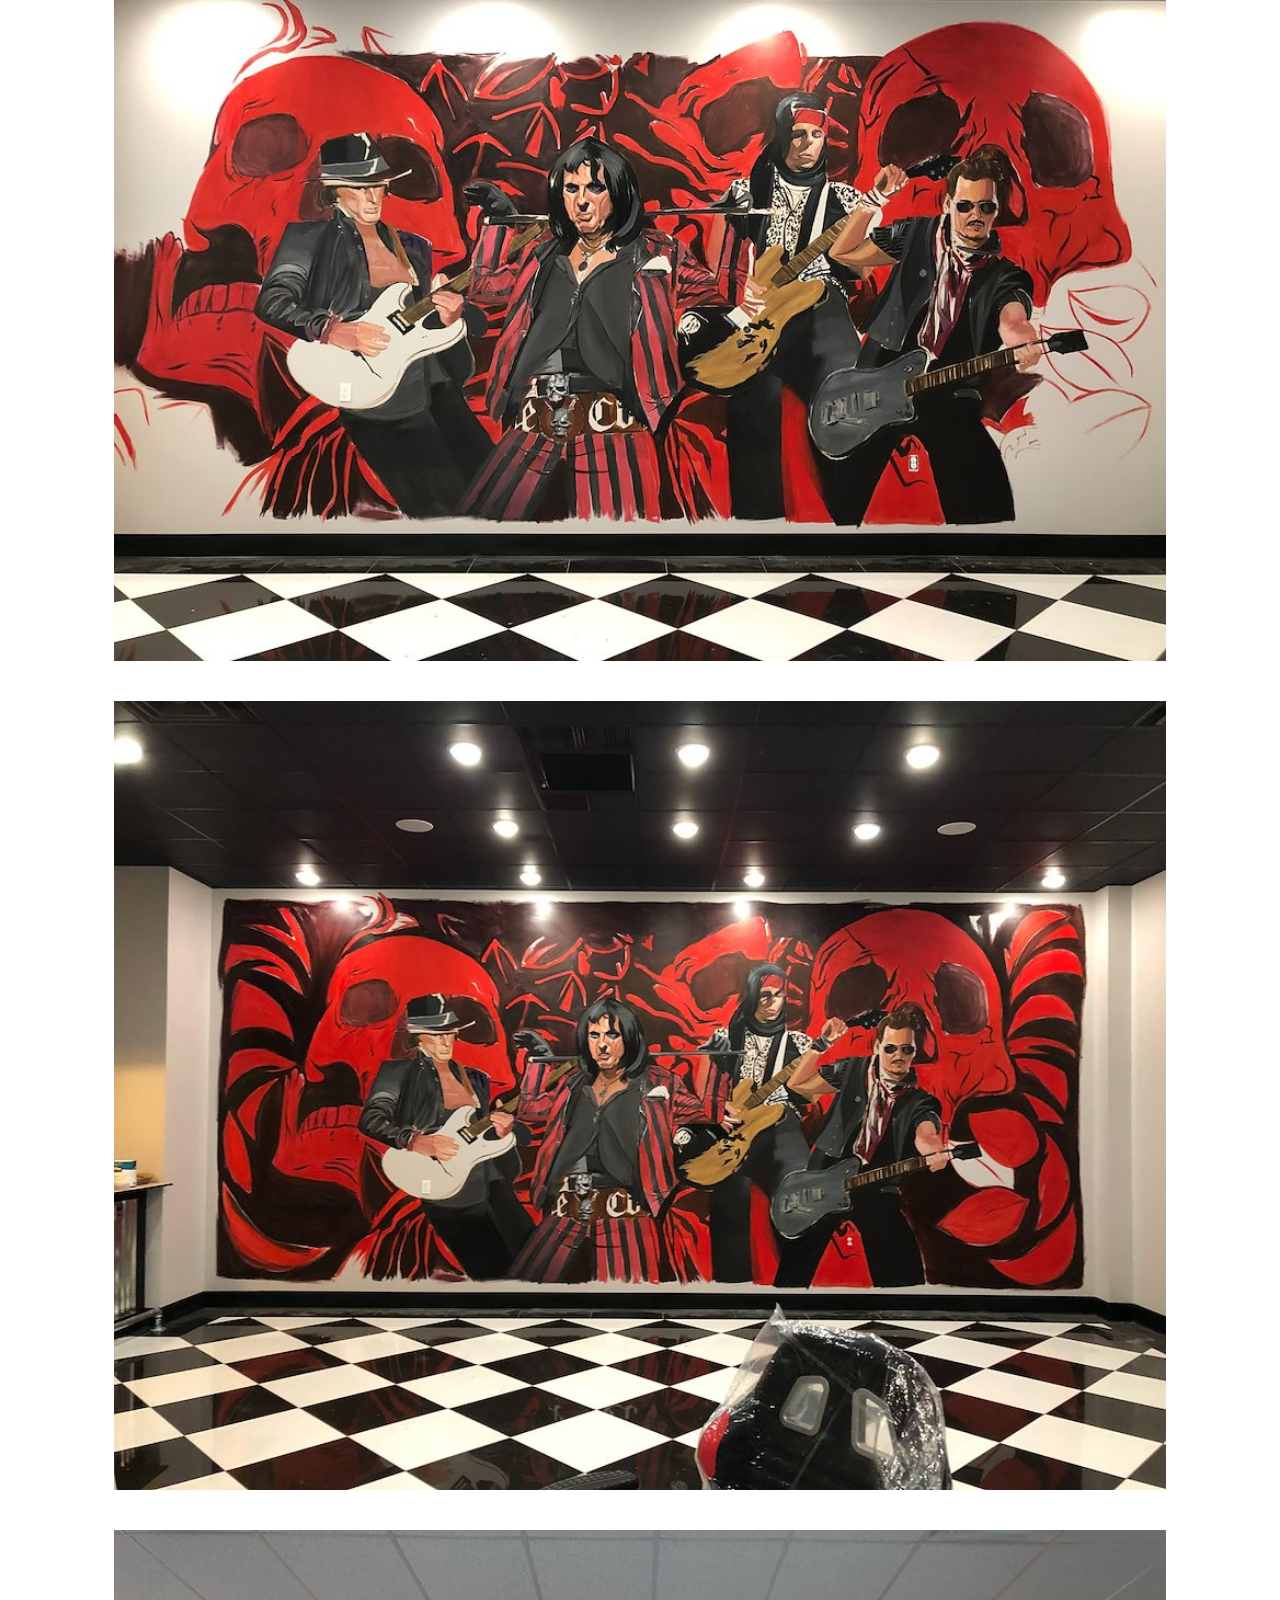
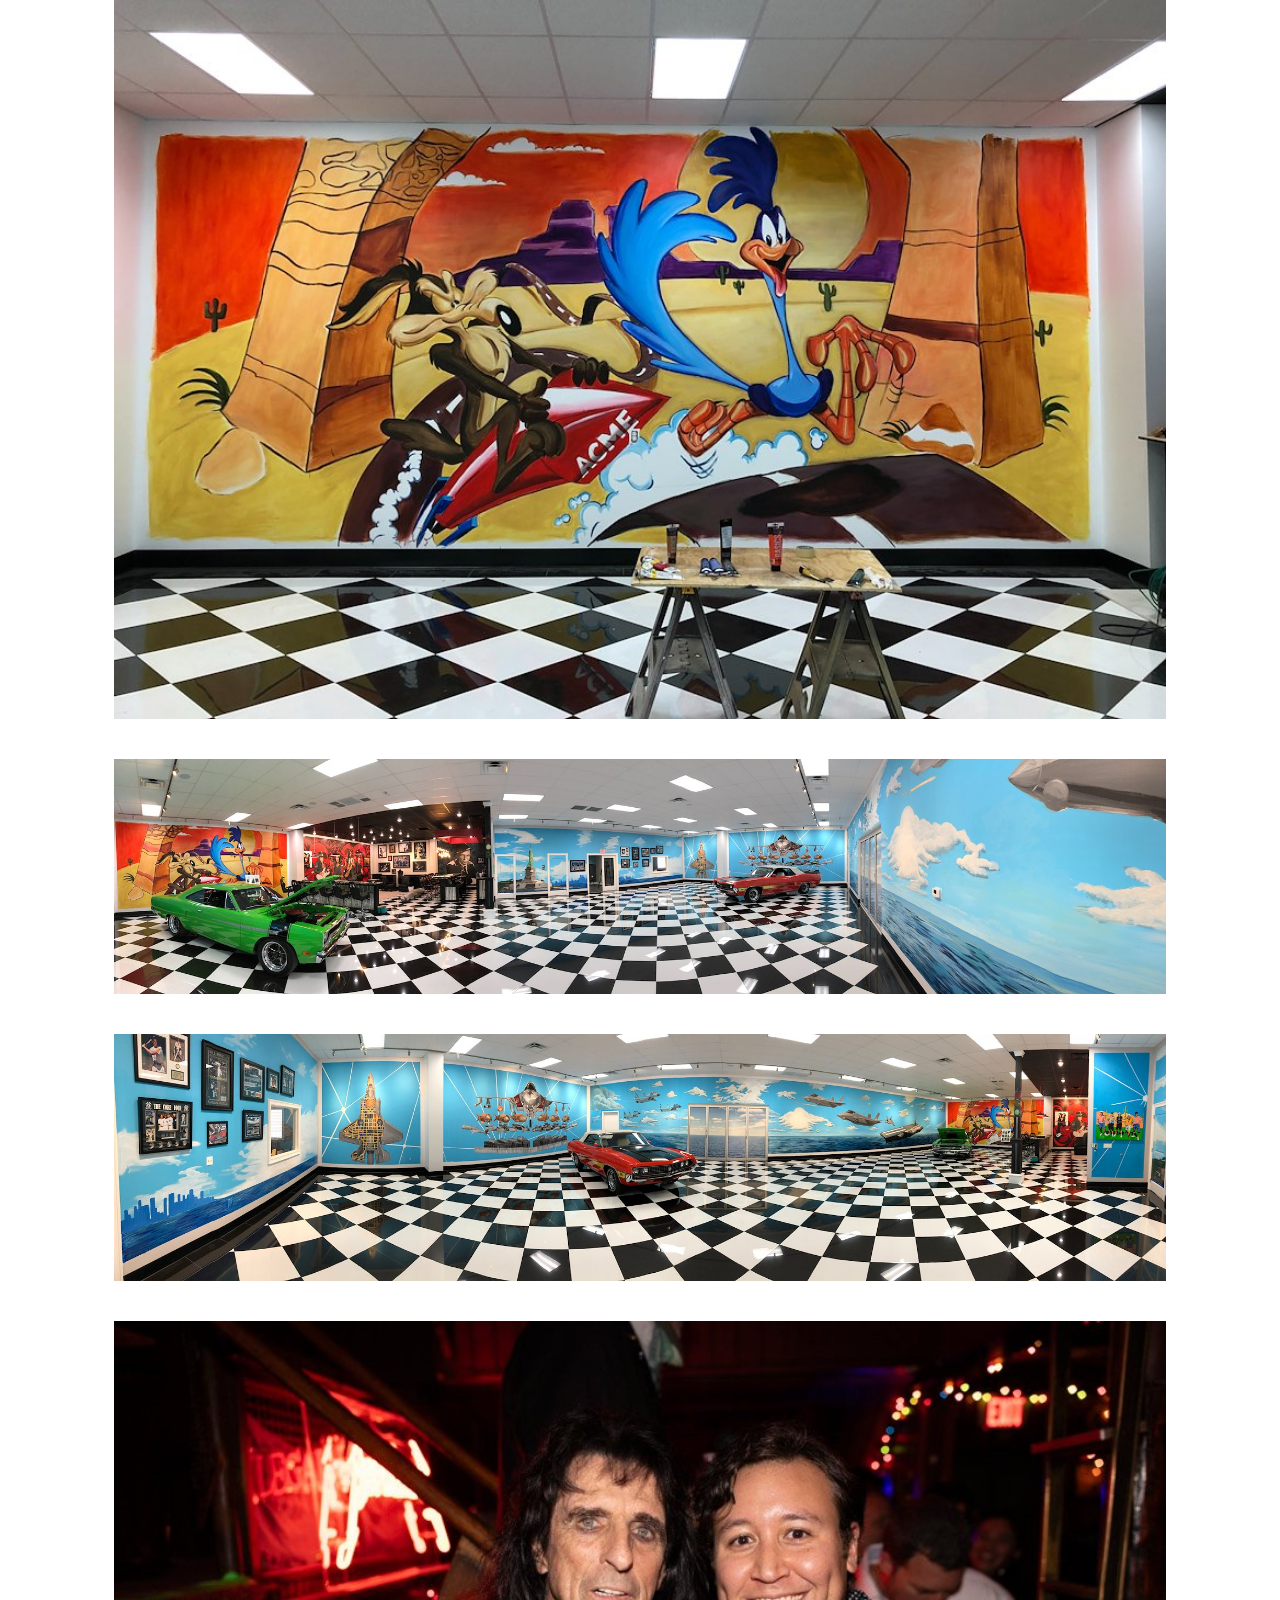
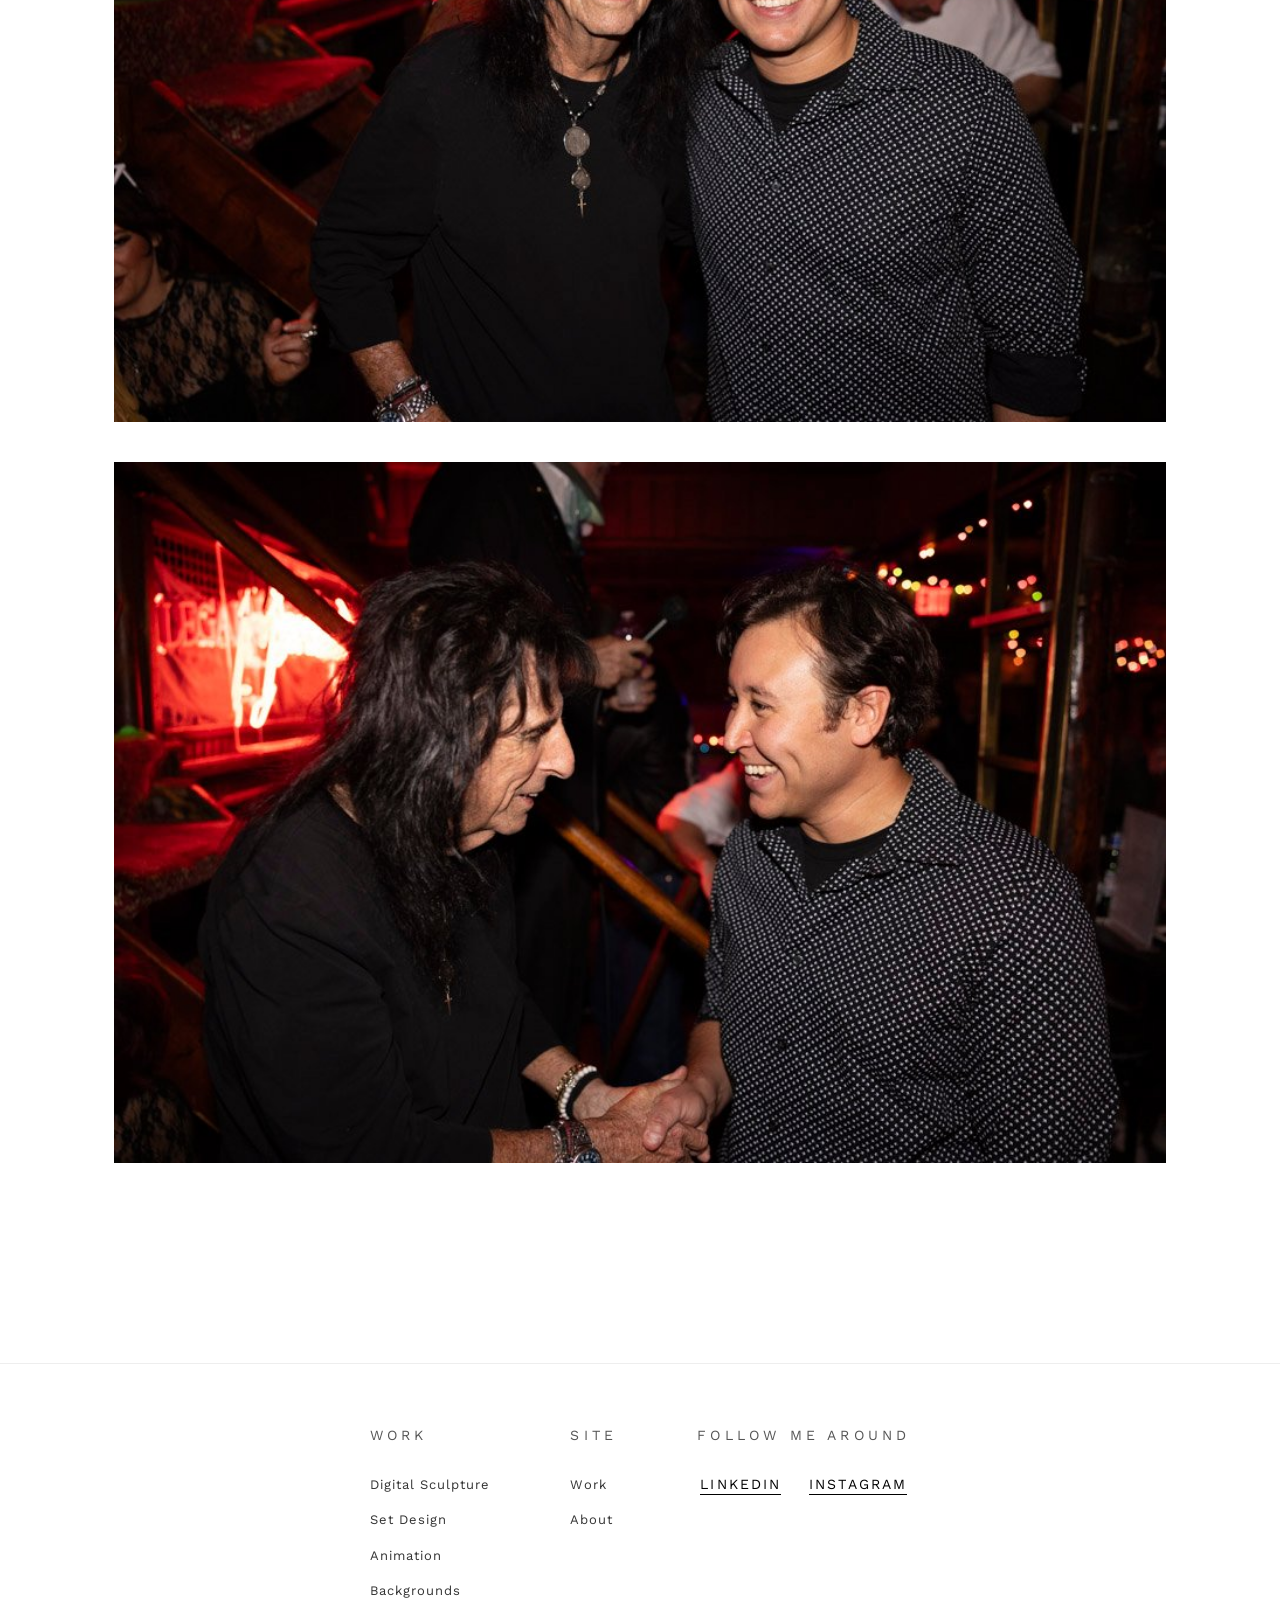
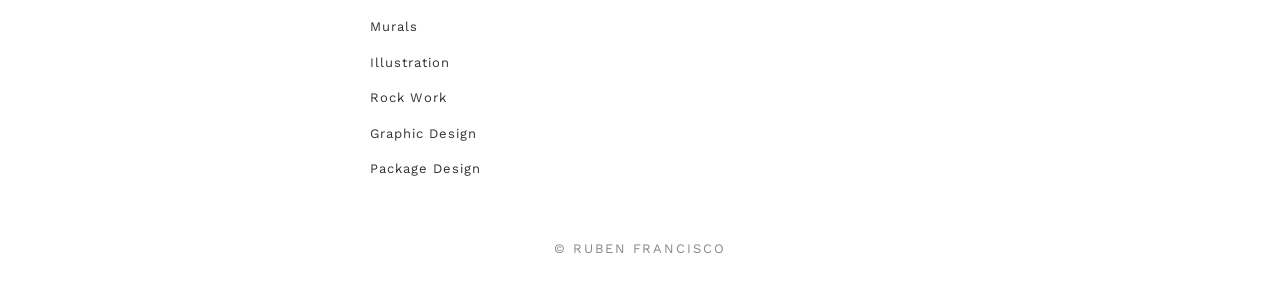
<file: murals.html>
<!DOCTYPE html>
<html lang="en">
<head>
  <meta charset="utf-8">
  <meta name="viewport" content="width=device-width, initial-scale=1">
  <title>Murals — Ruben Francisco</title>
  <meta name="description" content="Hand-painted murals and large-scale wall art by Ruben Francisco — themed environment murals for retail, hospitality, and entertainment spaces.">
  <meta name="keywords" content="Ruben Francisco, murals, mural artist, large-scale art, themed environment, wall painting">
  <meta name="author" content="Ruben Francisco">
  <link rel="canonical" href="https://www.rubenf.com/murals.html">
  <link rel="stylesheet" href="styles.css">
  <link rel="icon" href="/favicon.ico" sizes="any">
  <link rel="icon" href="/favicon-32x32.png" type="image/png" sizes="32x32">
  <link rel="icon" href="/favicon-16x16.png" type="image/png" sizes="16x16">
  <link rel="apple-touch-icon" href="/apple-touch-icon.png">
  <link rel="manifest" href="/site.webmanifest">
  <!-- Google tag (gtag.js) -->
  <script async src="https://www.googletagmanager.com/gtag/js?id=G-JJQFDHTEWV"></script>
  <script>
    window.dataLayer = window.dataLayer || [];
    function gtag(){dataLayer.push(arguments);}
    gtag('js', new Date());
    gtag('config', 'G-JJQFDHTEWV');
  </script>
  <!-- Microsoft Clarity -->
  <script type="text/javascript">
    (function(c,l,a,r,i,t,y){
        c[a]=c[a]||function(){(c[a].q=c[a].q||[]).push(arguments)};
        t=l.createElement(r);t.async=1;t.src="https://www.clarity.ms/tag/"+i;
        y=l.getElementsByTagName(r)[0];y.parentNode.insertBefore(t,y);
    })(window, document, "clarity", "script", "ww5df3jku0");
  </script>
  <meta property="og:type" content="website">
  <meta property="og:url" content="https://www.rubenf.com/murals.html">
  <meta property="og:title" content="Murals — Ruben Francisco">
  <meta property="og:description" content="Large-scale murals and painted environments. Hand-built atmosphere at architectural scale.">
  <meta property="og:image" content="https://www.rubenf.com/images/8a4b67fad74d30a1.jpg">
  <meta property="og:image:width" content="1920">
  <meta property="og:image:height" content="1047">
  <meta name="twitter:card" content="summary_large_image">
  <meta name="twitter:title" content="Murals — Ruben Francisco">
  <meta name="twitter:description" content="Large-scale murals and painted environments. Hand-built atmosphere at architectural scale.">
  <meta name="twitter:image" content="https://www.rubenf.com/images/8a4b67fad74d30a1.jpg">
  <script type="application/ld+json">
  {
    "@context": "https://schema.org",
    "@type": "BreadcrumbList",
    "itemListElement": [
      {"@type": "ListItem", "position": 1, "name": "Home", "item": "https://www.rubenf.com/"},
      {"@type": "ListItem", "position": 2, "name": "Murals", "item": "https://www.rubenf.com/murals.html"}
    ]
  }
  </script>
</head>
<body>

<header class="site-header">
  <div class="wrap">
    <a href="/" class="brand">Ruben Francisco</a>
    <nav class="nav">
      <details class="nav-dropdown active">
        <summary>Work</summary>
        <ul class="nav-dropdown-panel">
          <li><a href="concept-art.html">Digital Sculpture</a></li>
          <li><a href="set-design.html">Set Design</a></li>
          <li><a href="animation.html">Animation</a></li>
          <li><a href="advertising.html">Backgrounds</a></li>
          <li><a href="murals.html" class="active">Murals</a></li>
          <li><a href="illustration.html">Illustration</a></li>
          <li><a href="rock-work.html">Rock Work</a></li>
          <li><a href="graphic-design.html">Graphic Design</a></li>
          <li><a href="package-design.html">Package Design</a></li>
        </ul>
      </details>
      <a href="about.html">About</a>
    </nav>
  </div>
</header>

<main class="wrap">
  <nav class="breadcrumb" aria-label="Breadcrumb"><a href="/">Home</a><span class="sep">/</span><span class="current">Murals</span></nav>
  <h1 class="page-title">Murals</h1>
  <p class="page-subtitle">Illustrator &amp; Artist</p>

  <div class="gallery">
    <img src="images/6d9cb2702600d7ef.jpg" alt="Murals" loading="lazy">
    <img src="images/e7484c06f17fb5ec.jpg" alt="Murals" loading="lazy">
    <img src="images/15557fdb03b5428b.jpg" alt="Murals" loading="lazy">
    <img src="images/403fb689717cdc4f.jpg" alt="Murals" loading="lazy">
    <img src="images/deac70ee8f97eba9.jpg" alt="Murals" loading="lazy">
    <img src="images/6149c189489e916f.jpg" alt="Murals" loading="lazy">
    <img src="images/21150970b1efecad.jpg" alt="Murals" loading="lazy">
    <img src="images/8452ca7e1b4cfa0b.jpg" alt="Murals" loading="lazy">
    <img src="images/b82e99136c08cb19.jpg" alt="Murals" loading="lazy">
    <img src="images/61e380ef5315ed9c.jpg" alt="Murals" loading="lazy">
    <img src="images/5c2f590547caca82.jpg" alt="Murals" loading="lazy">
    <img src="images/0568d8f0ee7183e4.jpg" alt="Murals" loading="lazy">
    <img src="images/b9dc9605150dba25.jpg" alt="Murals" loading="lazy">
    <img src="images/3901b6d78af00040.jpg" alt="Murals" loading="lazy">
  </div>
</main>

<footer class="site-footer">
  <div class="wrap">
    <div class="footer-nav">
      <div class="footer-col">
        <p class="footer-heading">Work</p>
        <ul class="footer-list">
          <li><a href="concept-art.html">Digital Sculpture</a></li>
          <li><a href="set-design.html">Set Design</a></li>
          <li><a href="animation.html">Animation</a></li>
          <li><a href="advertising.html">Backgrounds</a></li>
          <li><a href="murals.html">Murals</a></li>
          <li><a href="illustration.html">Illustration</a></li>
          <li><a href="rock-work.html">Rock Work</a></li>
          <li><a href="graphic-design.html">Graphic Design</a></li>
          <li><a href="package-design.html">Package Design</a></li>
        </ul>
      </div>
      <div class="footer-col">
        <p class="footer-heading">Site</p>
        <ul class="footer-list">
          <li><a href="/">Work</a></li>
          <li><a href="about.html">About</a></li>
        </ul>
      </div>
      <div class="footer-col">
        <p class="footer-heading">Follow me around</p>
        <ul class="social">
          <li><a href="https://www.linkedin.com/in/rubenfranciscoart/" target="_blank" rel="noopener">LinkedIn</a></li>
          <li><a href="https://www.instagram.com/pointsinspace/" target="_blank" rel="noopener">Instagram</a></li>
        </ul>
      </div>
    </div>
    <p class="copyright">&copy; Ruben Francisco</p>
  </div>
</footer>

</body>
</html>
</file>
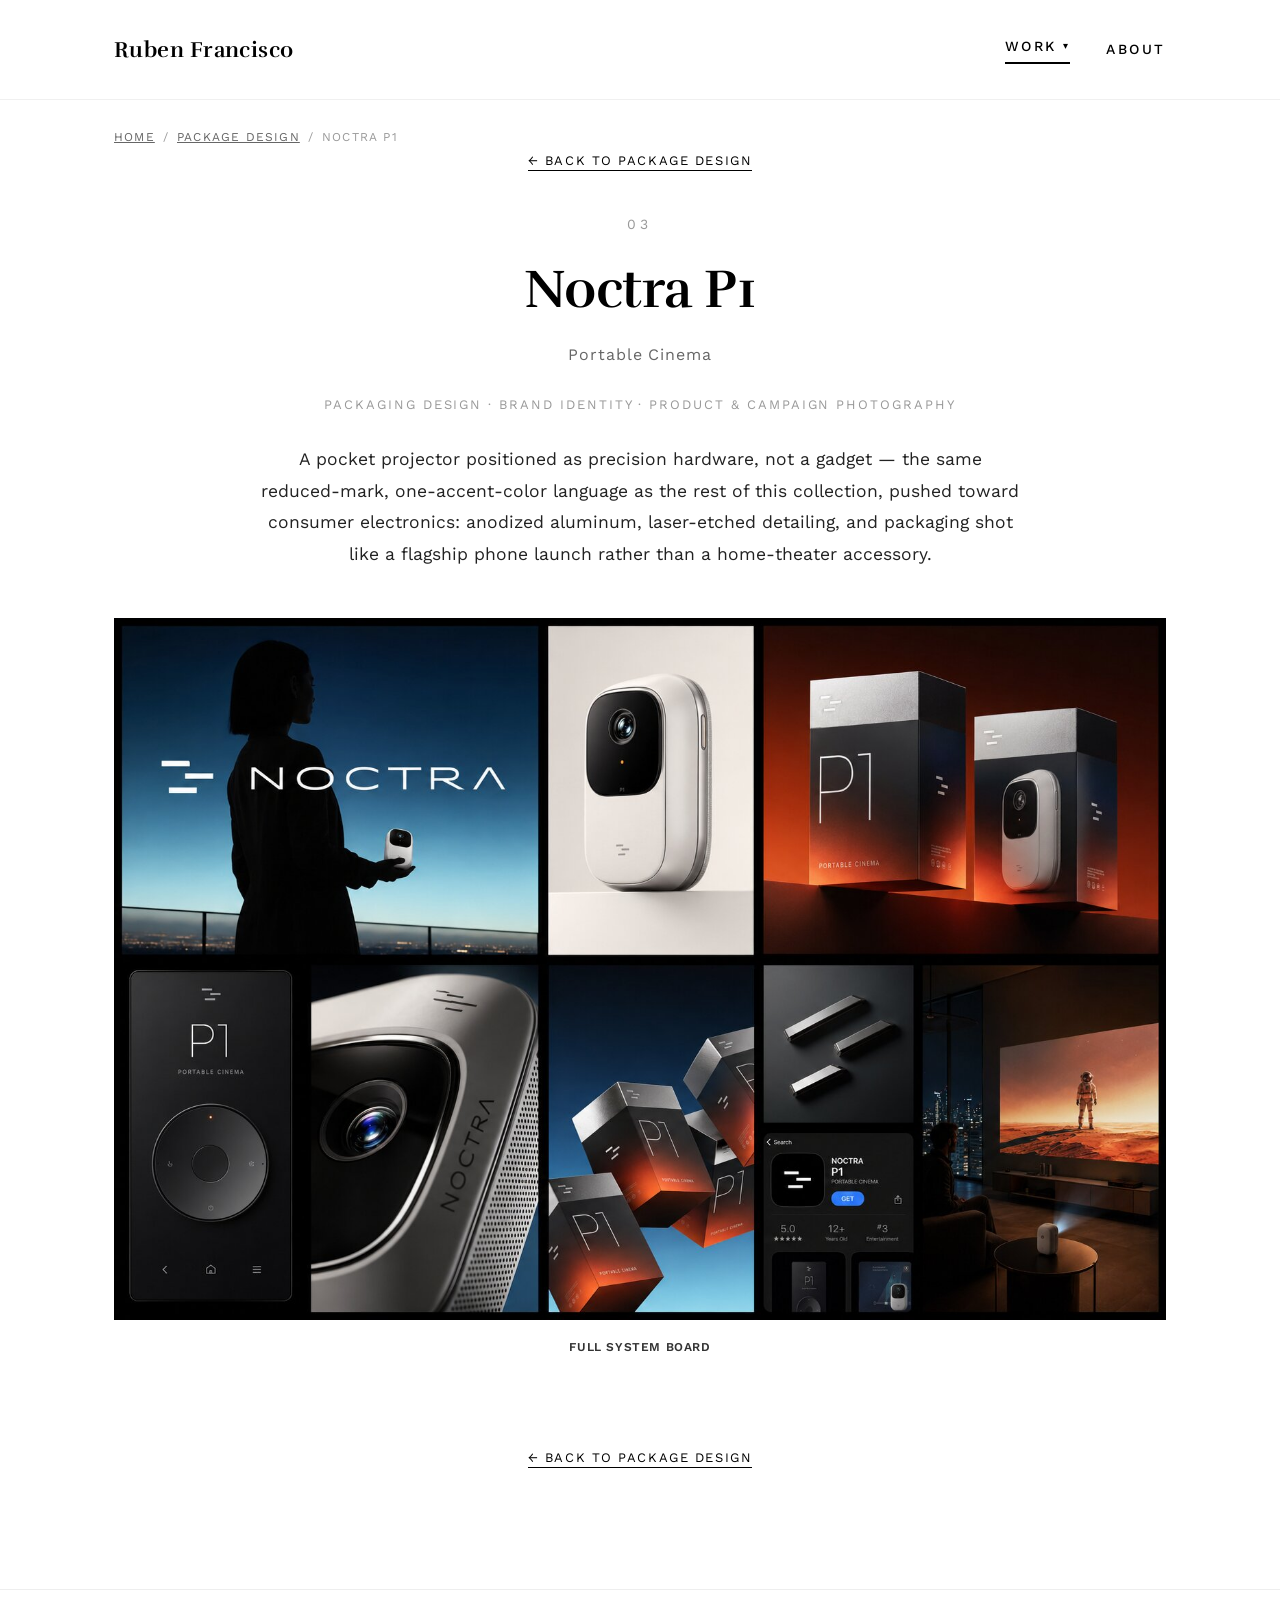
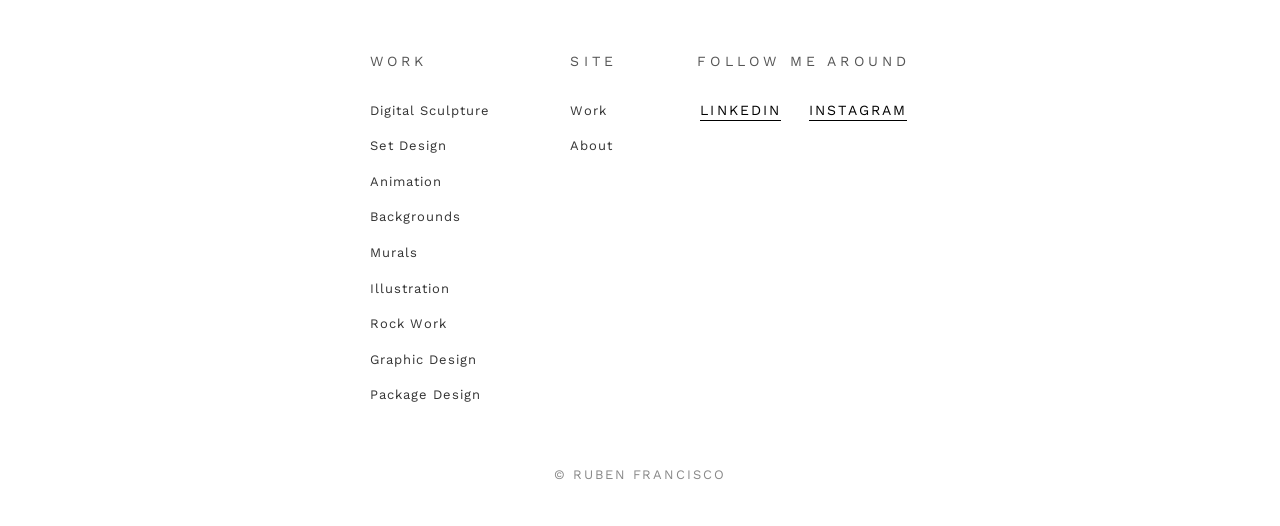
<file: noctra-p1.html>
<!DOCTYPE html>
<html lang="en">
<head>
  <meta charset="utf-8">
  <meta name="viewport" content="width=device-width, initial-scale=1">
  <title>Noctra P1 — Package Design — Ruben Francisco</title>
  <meta name="description" content="Noctra P1: Portable Cinema. Packaging design, brand identity, and product photography by Ruben Francisco.">
  <meta name="keywords" content="Ruben Francisco, Noctra, package design, packaging design, brand identity, product photography, consumer electronics">
  <meta name="author" content="Ruben Francisco">
  <link rel="canonical" href="https://www.rubenf.com/noctra-p1.html">
  <link rel="stylesheet" href="styles.css">
  <link rel="icon" href="/favicon.ico" sizes="any">
  <link rel="icon" href="/favicon-32x32.png" type="image/png" sizes="32x32">
  <link rel="icon" href="/favicon-16x16.png" type="image/png" sizes="16x16">
  <link rel="apple-touch-icon" href="/apple-touch-icon.png">
  <link rel="manifest" href="/site.webmanifest">
  <!-- Google tag (gtag.js) -->
  <script async src="https://www.googletagmanager.com/gtag/js?id=G-JJQFDHTEWV"></script>
  <script>
    window.dataLayer = window.dataLayer || [];
    function gtag(){dataLayer.push(arguments);}
    gtag('js', new Date());
    gtag('config', 'G-JJQFDHTEWV');
  </script>
  <!-- Microsoft Clarity -->
  <script type="text/javascript">
    (function(c,l,a,r,i,t,y){
        c[a]=c[a]||function(){(c[a].q=c[a].q||[]).push(arguments)};
        t=l.createElement(r);t.async=1;t.src="https://www.clarity.ms/tag/"+i;
        y=l.getElementsByTagName(r)[0];y.parentNode.insertBefore(t,y);
    })(window, document, "clarity", "script", "ww5df3jku0");
  </script>
  <meta property="og:type" content="website">
  <meta property="og:url" content="https://www.rubenf.com/noctra-p1.html">
  <meta property="og:title" content="Noctra P1 — Ruben Francisco">
  <meta property="og:description" content="Portable Cinema: packaging design, brand identity, and product photography.">
  <meta property="og:image" content="https://www.rubenf.com/images/2ec43d5d59a39e4e.jpg">
  <meta property="og:image:width" content="1535">
  <meta property="og:image:height" content="1024">
  <meta name="twitter:card" content="summary_large_image">
  <meta name="twitter:title" content="Noctra P1 — Ruben Francisco">
  <meta name="twitter:description" content="Portable Cinema: packaging design, brand identity, and product photography.">
  <meta name="twitter:image" content="https://www.rubenf.com/images/2ec43d5d59a39e4e.jpg">
  <script type="application/ld+json">
  {
    "@context": "https://schema.org",
    "@type": "BreadcrumbList",
    "itemListElement": [
      {"@type": "ListItem", "position": 1, "name": "Home", "item": "https://www.rubenf.com/"},
      {"@type": "ListItem", "position": 2, "name": "Package Design", "item": "https://www.rubenf.com/package-design.html"},
      {"@type": "ListItem", "position": 3, "name": "Noctra P1", "item": "https://www.rubenf.com/noctra-p1.html"}
    ]
  }
  </script>
</head>
<body>

<header class="site-header">
  <div class="wrap">
    <a href="/" class="brand">Ruben Francisco</a>
    <nav class="nav">
      <details class="nav-dropdown active">
        <summary>Work</summary>
        <ul class="nav-dropdown-panel">
          <li><a href="concept-art.html">Digital Sculpture</a></li>
          <li><a href="set-design.html">Set Design</a></li>
          <li><a href="animation.html">Animation</a></li>
          <li><a href="advertising.html">Backgrounds</a></li>
          <li><a href="murals.html">Murals</a></li>
          <li><a href="illustration.html">Illustration</a></li>
          <li><a href="rock-work.html">Rock Work</a></li>
          <li><a href="graphic-design.html">Graphic Design</a></li>
          <li><a href="package-design.html" class="active">Package Design</a></li>
        </ul>
      </details>
      <a href="about.html">About</a>
    </nav>
  </div>
</header>

<main class="wrap">
  <nav class="breadcrumb" aria-label="Breadcrumb"><a href="/">Home</a><span class="sep">/</span><a href="package-design.html">Package Design</a><span class="sep">/</span><span class="current">Noctra P1</span></nav>
  <p class="project-back"><a href="package-design.html">&larr; Back to Package Design</a></p>

  <section class="project-section">
    <p class="project-kicker">03</p>
    <h1 class="project-title">Noctra P1</h1>
    <p class="project-tagline">Portable Cinema</p>
    <p class="project-meta">Packaging Design &middot; Brand Identity &middot; Product &amp; Campaign Photography</p>
    <p class="project-intro">
      A pocket projector positioned as precision hardware, not a gadget — the same reduced-mark, one-accent-color
      language as the rest of this collection, pushed toward consumer electronics: anodized aluminum, laser-etched
      detailing, and packaging shot like a flagship phone launch rather than a home-theater accessory.
    </p>
    <div class="project-gallery">
      <figure>
        <img src="images/2ec43d5d59a39e4e.jpg" alt="Noctra P1 brand board: campaign hero, product studio shots, packaging, hardware detail, and app listing" loading="lazy">
        <figcaption><strong>Full system board</strong></figcaption>
      </figure>
    </div>
  </section>

  <p class="project-back"><a href="package-design.html">&larr; Back to Package Design</a></p>
</main>

<footer class="site-footer">
  <div class="wrap">
    <div class="footer-nav">
      <div class="footer-col">
        <p class="footer-heading">Work</p>
        <ul class="footer-list">
          <li><a href="concept-art.html">Digital Sculpture</a></li>
          <li><a href="set-design.html">Set Design</a></li>
          <li><a href="animation.html">Animation</a></li>
          <li><a href="advertising.html">Backgrounds</a></li>
          <li><a href="murals.html">Murals</a></li>
          <li><a href="illustration.html">Illustration</a></li>
          <li><a href="rock-work.html">Rock Work</a></li>
          <li><a href="graphic-design.html">Graphic Design</a></li>
          <li><a href="package-design.html">Package Design</a></li>
        </ul>
      </div>
      <div class="footer-col">
        <p class="footer-heading">Site</p>
        <ul class="footer-list">
          <li><a href="/">Work</a></li>
          <li><a href="about.html">About</a></li>
        </ul>
      </div>
      <div class="footer-col">
        <p class="footer-heading">Follow me around</p>
        <ul class="social">
          <li><a href="https://www.linkedin.com/in/rubenfranciscoart/" target="_blank" rel="noopener">LinkedIn</a></li>
          <li><a href="https://www.instagram.com/pointsinspace/" target="_blank" rel="noopener">Instagram</a></li>
        </ul>
      </div>
    </div>
    <p class="copyright">&copy; Ruben Francisco</p>
  </div>
</footer>

</body>
</html>
</file>
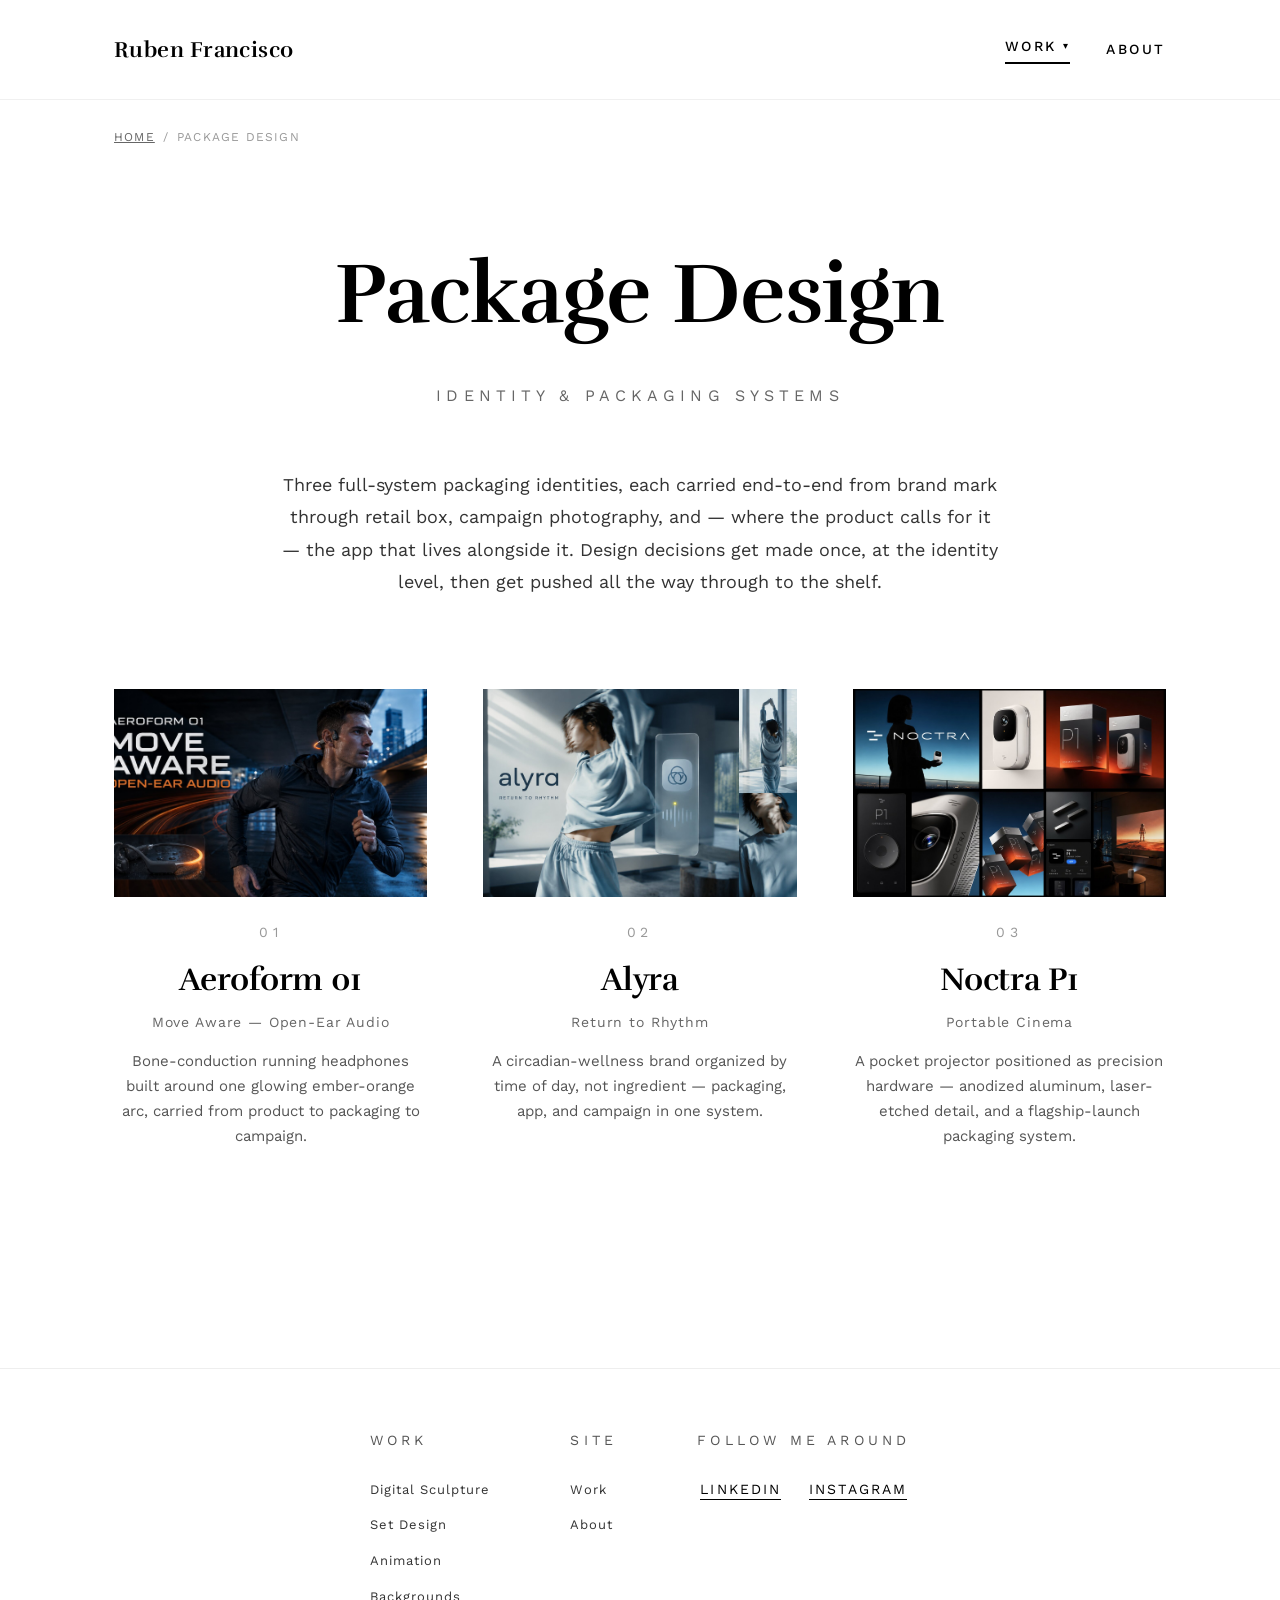
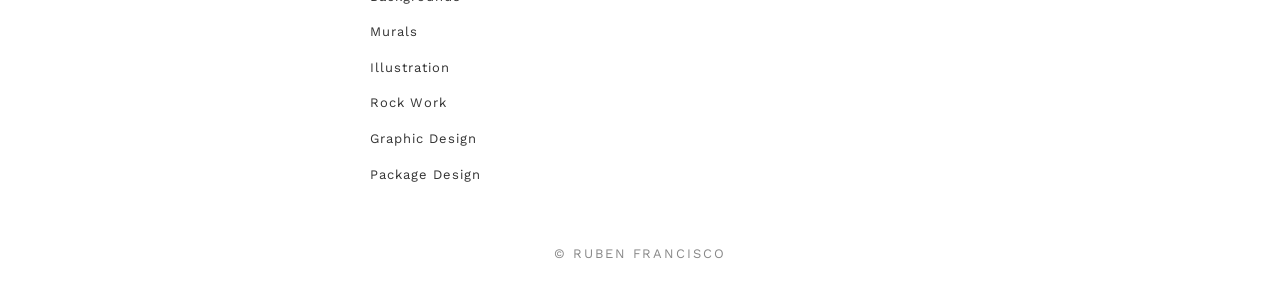
<file: package-design.html>
<!DOCTYPE html>
<html lang="en">
<head>
  <meta charset="utf-8">
  <meta name="viewport" content="width=device-width, initial-scale=1">
  <title>Package Design — Ruben Francisco</title>
  <meta name="description" content="Packaging and identity design by Ruben Francisco — full-system brand work spanning retail packaging, campaign photography, and app UI for Aeroform, Alyra, and Noctra.">
  <meta name="keywords" content="Ruben Francisco, package design, packaging design, brand identity, product design, campaign photography, art direction">
  <meta name="author" content="Ruben Francisco">
  <link rel="canonical" href="https://www.rubenf.com/package-design.html">
  <link rel="stylesheet" href="styles.css">
  <link rel="icon" href="/favicon.ico" sizes="any">
  <link rel="icon" href="/favicon-32x32.png" type="image/png" sizes="32x32">
  <link rel="icon" href="/favicon-16x16.png" type="image/png" sizes="16x16">
  <link rel="apple-touch-icon" href="/apple-touch-icon.png">
  <link rel="manifest" href="/site.webmanifest">
  <!-- Google tag (gtag.js) -->
  <script async src="https://www.googletagmanager.com/gtag/js?id=G-JJQFDHTEWV"></script>
  <script>
    window.dataLayer = window.dataLayer || [];
    function gtag(){dataLayer.push(arguments);}
    gtag('js', new Date());
    gtag('config', 'G-JJQFDHTEWV');
  </script>
  <!-- Microsoft Clarity -->
  <script type="text/javascript">
    (function(c,l,a,r,i,t,y){
        c[a]=c[a]||function(){(c[a].q=c[a].q||[]).push(arguments)};
        t=l.createElement(r);t.async=1;t.src="https://www.clarity.ms/tag/"+i;
        y=l.getElementsByTagName(r)[0];y.parentNode.insertBefore(t,y);
    })(window, document, "clarity", "script", "ww5df3jku0");
  </script>
  <meta property="og:type" content="website">
  <meta property="og:url" content="https://www.rubenf.com/package-design.html">
  <meta property="og:title" content="Package Design — Ruben Francisco">
  <meta property="og:description" content="Full-system packaging and identity design: retail packaging, campaign photography, and app UI for Aeroform, Alyra, and Noctra.">
  <meta property="og:image" content="https://www.rubenf.com/images/62f077490b8e3636.jpg">
  <meta property="og:image:width" content="1536">
  <meta property="og:image:height" content="1024">
  <meta name="twitter:card" content="summary_large_image">
  <meta name="twitter:title" content="Package Design — Ruben Francisco">
  <meta name="twitter:description" content="Full-system packaging and identity design: retail packaging, campaign photography, and app UI for Aeroform, Alyra, and Noctra.">
  <meta name="twitter:image" content="https://www.rubenf.com/images/62f077490b8e3636.jpg">
  <script type="application/ld+json">
  {
    "@context": "https://schema.org",
    "@type": "BreadcrumbList",
    "itemListElement": [
      {"@type": "ListItem", "position": 1, "name": "Home", "item": "https://www.rubenf.com/"},
      {"@type": "ListItem", "position": 2, "name": "Package Design", "item": "https://www.rubenf.com/package-design.html"}
    ]
  }
  </script>
</head>
<body>

<header class="site-header">
  <div class="wrap">
    <a href="/" class="brand">Ruben Francisco</a>
    <nav class="nav">
      <details class="nav-dropdown active">
        <summary>Work</summary>
        <ul class="nav-dropdown-panel">
          <li><a href="concept-art.html">Digital Sculpture</a></li>
          <li><a href="set-design.html">Set Design</a></li>
          <li><a href="animation.html">Animation</a></li>
          <li><a href="advertising.html">Backgrounds</a></li>
          <li><a href="murals.html">Murals</a></li>
          <li><a href="illustration.html">Illustration</a></li>
          <li><a href="rock-work.html">Rock Work</a></li>
          <li><a href="graphic-design.html">Graphic Design</a></li>
          <li><a href="package-design.html" class="active">Package Design</a></li>
        </ul>
      </details>
      <a href="about.html">About</a>
    </nav>
  </div>
</header>

<main class="wrap">
  <nav class="breadcrumb" aria-label="Breadcrumb"><a href="/">Home</a><span class="sep">/</span><span class="current">Package Design</span></nav>
  <h1 class="page-title">Package Design</h1>
  <p class="page-subtitle">Identity &amp; Packaging Systems</p>
  <p class="page-intro">
    Three full-system packaging identities, each carried end-to-end from brand mark through retail box, campaign
    photography, and — where the product calls for it — the app that lives alongside it. Design decisions get made
    once, at the identity level, then get pushed all the way through to the shelf.
  </p>

  <div class="project-hero-grid">
    <a class="project-hero-card" href="aeroform-01.html">
      <img src="images/65c9e5cc20dc3938.jpg" alt="Aeroform 01 campaign key art, runner at night" loading="lazy">
      <p class="project-hero-kicker">01</p>
      <h2 class="project-hero-title">Aeroform 01</h2>
      <p class="project-hero-tagline">Move Aware — Open-Ear Audio</p>
      <p class="project-hero-caption">Bone-conduction running headphones built around one glowing ember-orange arc, carried from product to packaging to campaign.</p>
    </a>
    <a class="project-hero-card" href="alyra.html">
      <img src="images/6beca181fcdc6afe.jpg" alt="Alyra Return to Rhythm campaign photography" loading="lazy">
      <p class="project-hero-kicker">02</p>
      <h2 class="project-hero-title">Alyra</h2>
      <p class="project-hero-tagline">Return to Rhythm</p>
      <p class="project-hero-caption">A circadian-wellness brand organized by time of day, not ingredient — packaging, app, and campaign in one system.</p>
    </a>
    <a class="project-hero-card" href="noctra-p1.html">
      <img src="images/2ec43d5d59a39e4e.jpg" alt="Noctra P1 brand board" loading="lazy">
      <p class="project-hero-kicker">03</p>
      <h2 class="project-hero-title">Noctra P1</h2>
      <p class="project-hero-tagline">Portable Cinema</p>
      <p class="project-hero-caption">A pocket projector positioned as precision hardware — anodized aluminum, laser-etched detail, and a flagship-launch packaging system.</p>
    </a>
  </div>
</main>

<footer class="site-footer">
  <div class="wrap">
    <div class="footer-nav">
      <div class="footer-col">
        <p class="footer-heading">Work</p>
        <ul class="footer-list">
          <li><a href="concept-art.html">Digital Sculpture</a></li>
          <li><a href="set-design.html">Set Design</a></li>
          <li><a href="animation.html">Animation</a></li>
          <li><a href="advertising.html">Backgrounds</a></li>
          <li><a href="murals.html">Murals</a></li>
          <li><a href="illustration.html">Illustration</a></li>
          <li><a href="rock-work.html">Rock Work</a></li>
          <li><a href="graphic-design.html">Graphic Design</a></li>
          <li><a href="package-design.html">Package Design</a></li>
        </ul>
      </div>
      <div class="footer-col">
        <p class="footer-heading">Site</p>
        <ul class="footer-list">
          <li><a href="/">Work</a></li>
          <li><a href="about.html">About</a></li>
        </ul>
      </div>
      <div class="footer-col">
        <p class="footer-heading">Follow me around</p>
        <ul class="social">
          <li><a href="https://www.linkedin.com/in/rubenfranciscoart/" target="_blank" rel="noopener">LinkedIn</a></li>
          <li><a href="https://www.instagram.com/pointsinspace/" target="_blank" rel="noopener">Instagram</a></li>
        </ul>
      </div>
    </div>
    <p class="copyright">&copy; Ruben Francisco</p>
  </div>
</footer>

</body>
</html>
</file>
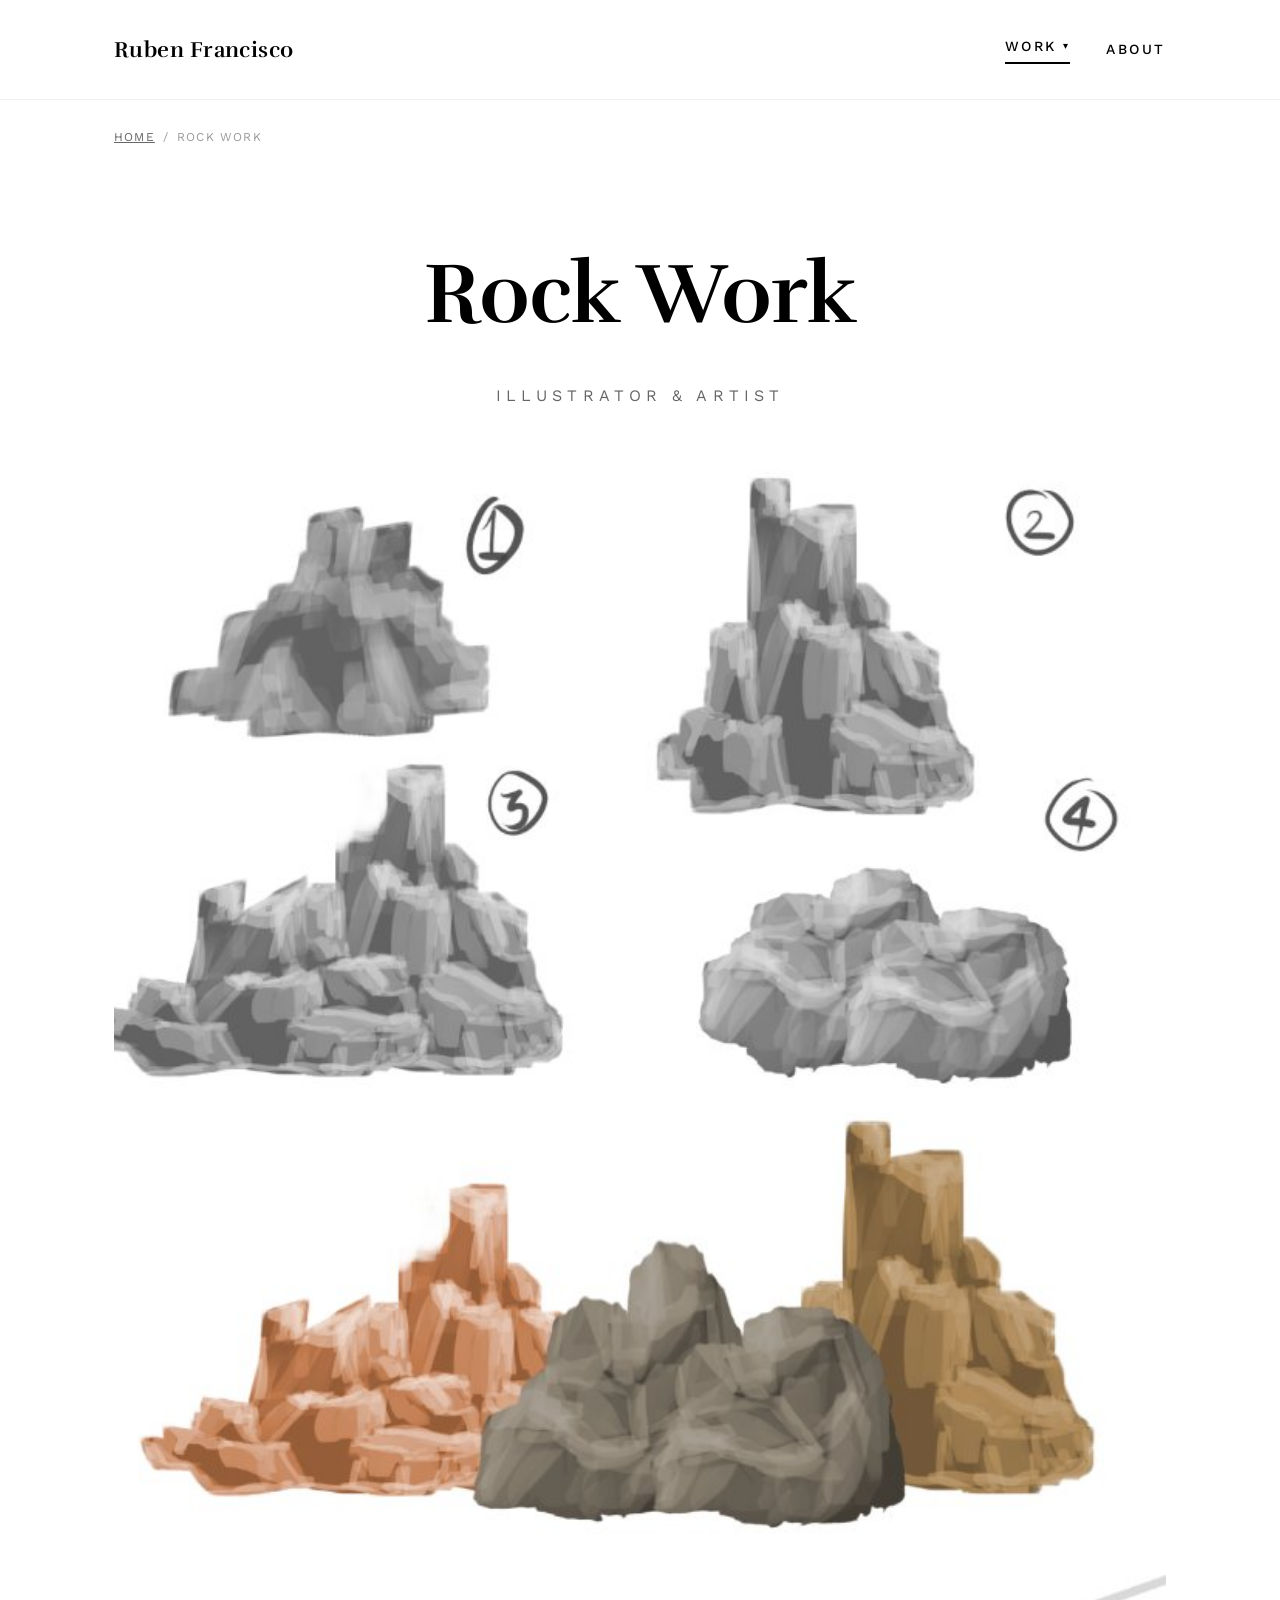
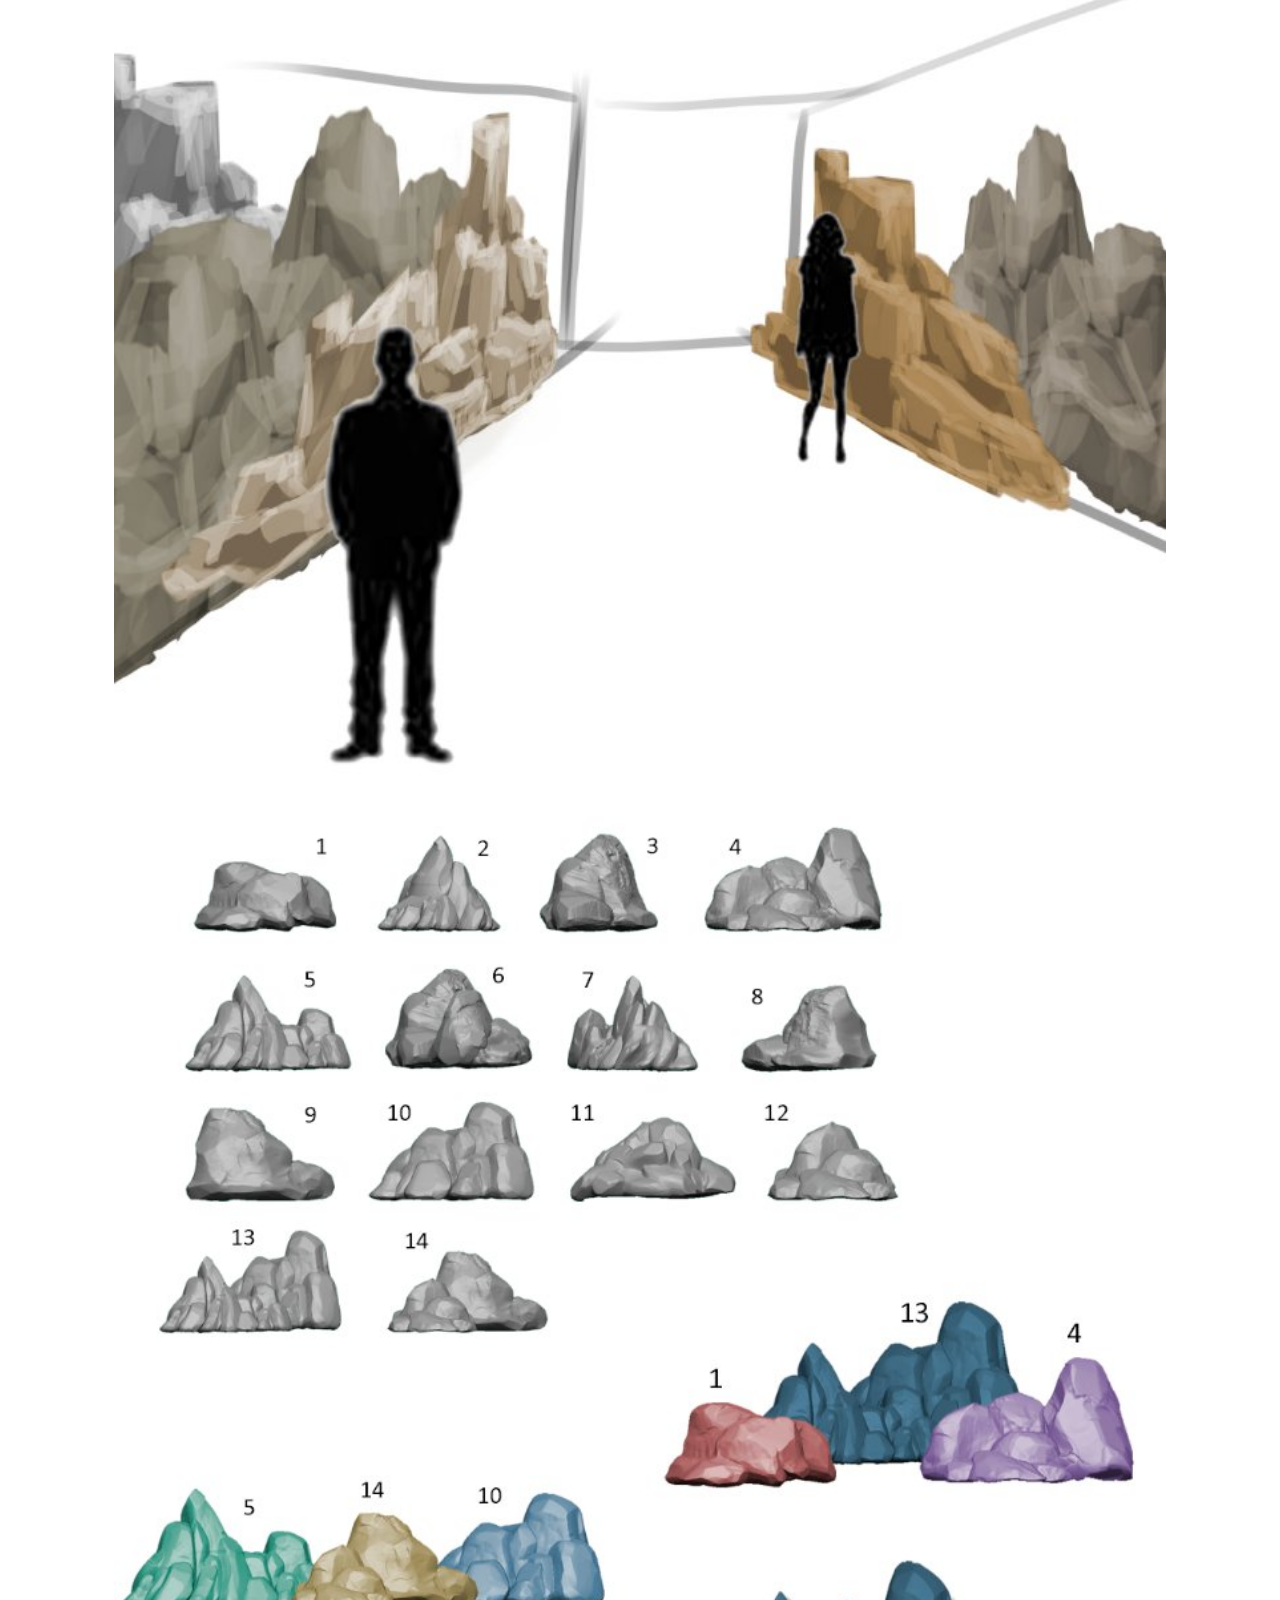
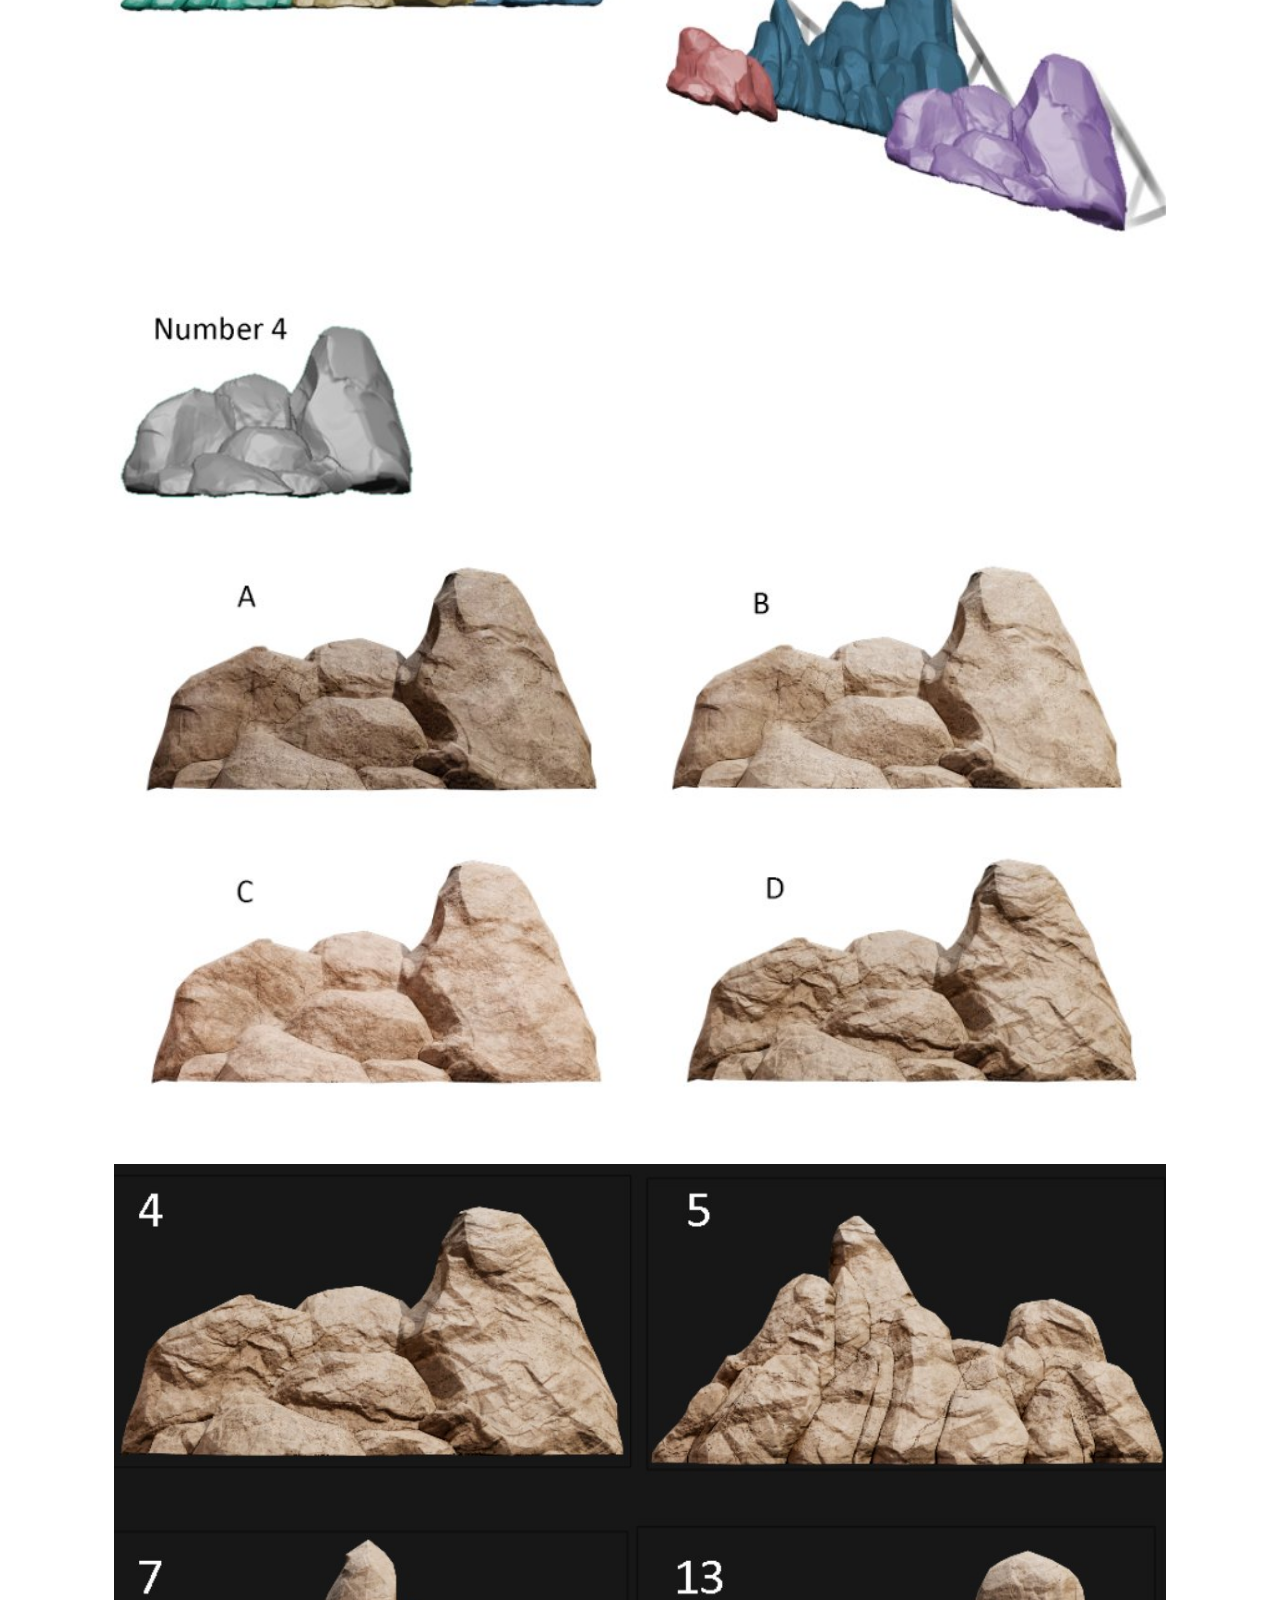
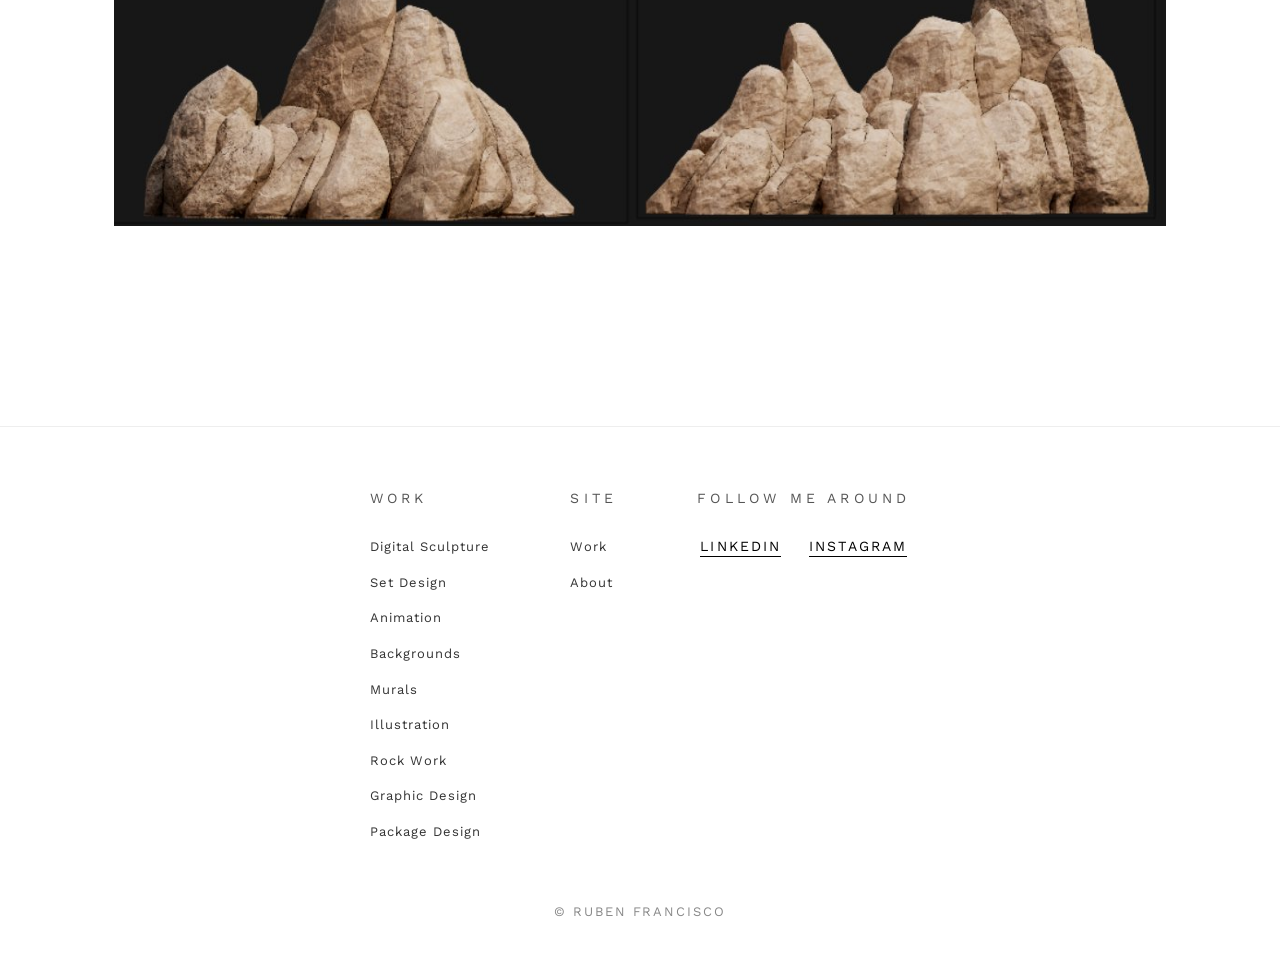
<file: rock-work.html>
<!DOCTYPE html>
<html lang="en">
<head>
  <meta charset="utf-8">
  <meta name="viewport" content="width=device-width, initial-scale=1">
  <title>Rock Work & Themed Fabrication — Ruben Francisco</title>
  <meta name="description" content="Rock work, sculpted fabrication, and themed environment builds by Ruben Francisco — immersive scenic elements for theme parks, retail, and events.">
  <meta name="keywords" content="Ruben Francisco, rock work, themed environment, sculpted fabrication, scenic fabrication, theme park design">
  <meta name="author" content="Ruben Francisco">
  <link rel="canonical" href="https://www.rubenf.com/rock-work.html">
  <link rel="stylesheet" href="styles.css">
  <link rel="icon" href="/favicon.ico" sizes="any">
  <link rel="icon" href="/favicon-32x32.png" type="image/png" sizes="32x32">
  <link rel="icon" href="/favicon-16x16.png" type="image/png" sizes="16x16">
  <link rel="apple-touch-icon" href="/apple-touch-icon.png">
  <link rel="manifest" href="/site.webmanifest">
  <!-- Google tag (gtag.js) -->
  <script async src="https://www.googletagmanager.com/gtag/js?id=G-JJQFDHTEWV"></script>
  <script>
    window.dataLayer = window.dataLayer || [];
    function gtag(){dataLayer.push(arguments);}
    gtag('js', new Date());
    gtag('config', 'G-JJQFDHTEWV');
  </script>
  <!-- Microsoft Clarity -->
  <script type="text/javascript">
    (function(c,l,a,r,i,t,y){
        c[a]=c[a]||function(){(c[a].q=c[a].q||[]).push(arguments)};
        t=l.createElement(r);t.async=1;t.src="https://www.clarity.ms/tag/"+i;
        y=l.getElementsByTagName(r)[0];y.parentNode.insertBefore(t,y);
    })(window, document, "clarity", "script", "ww5df3jku0");
  </script>
  <meta property="og:type" content="website">
  <meta property="og:url" content="https://www.rubenf.com/rock-work.html">
  <meta property="og:title" content="Rock Work — Ruben Francisco">
  <meta property="og:description" content="Themed rockwork and sculpted environments for attractions and immersive experiences.">
  <meta property="og:image" content="https://www.rubenf.com/images/6ae38a718e1df13c.png">
  <meta property="og:image:width" content="1920">
  <meta property="og:image:height" content="1047">
  <meta name="twitter:card" content="summary_large_image">
  <meta name="twitter:title" content="Rock Work — Ruben Francisco">
  <meta name="twitter:description" content="Themed rockwork and sculpted environments for attractions and immersive experiences.">
  <meta name="twitter:image" content="https://www.rubenf.com/images/6ae38a718e1df13c.png">
  <script type="application/ld+json">
  {
    "@context": "https://schema.org",
    "@type": "BreadcrumbList",
    "itemListElement": [
      {"@type": "ListItem", "position": 1, "name": "Home", "item": "https://www.rubenf.com/"},
      {"@type": "ListItem", "position": 2, "name": "Rock Work", "item": "https://www.rubenf.com/rock-work.html"}
    ]
  }
  </script>
</head>
<body>

<header class="site-header">
  <div class="wrap">
    <a href="/" class="brand">Ruben Francisco</a>
    <nav class="nav">
      <details class="nav-dropdown active">
        <summary>Work</summary>
        <ul class="nav-dropdown-panel">
          <li><a href="concept-art.html">Digital Sculpture</a></li>
          <li><a href="set-design.html">Set Design</a></li>
          <li><a href="animation.html">Animation</a></li>
          <li><a href="advertising.html">Backgrounds</a></li>
          <li><a href="murals.html">Murals</a></li>
          <li><a href="illustration.html">Illustration</a></li>
          <li><a href="rock-work.html" class="active">Rock Work</a></li>
          <li><a href="graphic-design.html">Graphic Design</a></li>
          <li><a href="package-design.html">Package Design</a></li>
        </ul>
      </details>
      <a href="about.html">About</a>
    </nav>
  </div>
</header>

<main class="wrap">
  <nav class="breadcrumb" aria-label="Breadcrumb"><a href="/">Home</a><span class="sep">/</span><span class="current">Rock Work</span></nav>
  <h1 class="page-title">Rock Work</h1>
  <p class="page-subtitle">Illustrator &amp; Artist</p>

  <div class="gallery">
    <img src="images/b68da1c1a9890a4e.jpg" alt="Rock Work" loading="lazy">
    <img src="images/f73873de91b697d4.jpg" alt="Rock Work" loading="lazy">
    <img src="images/b661330b76c1e4e1.jpg" alt="Rock Work" loading="lazy">
    <img src="images/abe721ddaebee83e.jpg" alt="Rock Work" loading="lazy">
    <img src="images/e54f3463118f9b78.jpg" alt="Rock Work" loading="lazy">
  </div>
</main>

<footer class="site-footer">
  <div class="wrap">
    <div class="footer-nav">
      <div class="footer-col">
        <p class="footer-heading">Work</p>
        <ul class="footer-list">
          <li><a href="concept-art.html">Digital Sculpture</a></li>
          <li><a href="set-design.html">Set Design</a></li>
          <li><a href="animation.html">Animation</a></li>
          <li><a href="advertising.html">Backgrounds</a></li>
          <li><a href="murals.html">Murals</a></li>
          <li><a href="illustration.html">Illustration</a></li>
          <li><a href="rock-work.html">Rock Work</a></li>
          <li><a href="graphic-design.html">Graphic Design</a></li>
          <li><a href="package-design.html">Package Design</a></li>
        </ul>
      </div>
      <div class="footer-col">
        <p class="footer-heading">Site</p>
        <ul class="footer-list">
          <li><a href="/">Work</a></li>
          <li><a href="about.html">About</a></li>
        </ul>
      </div>
      <div class="footer-col">
        <p class="footer-heading">Follow me around</p>
        <ul class="social">
          <li><a href="https://www.linkedin.com/in/rubenfranciscoart/" target="_blank" rel="noopener">LinkedIn</a></li>
          <li><a href="https://www.instagram.com/pointsinspace/" target="_blank" rel="noopener">Instagram</a></li>
        </ul>
      </div>
    </div>
    <p class="copyright">&copy; Ruben Francisco</p>
  </div>
</footer>

</body>
</html>
</file>
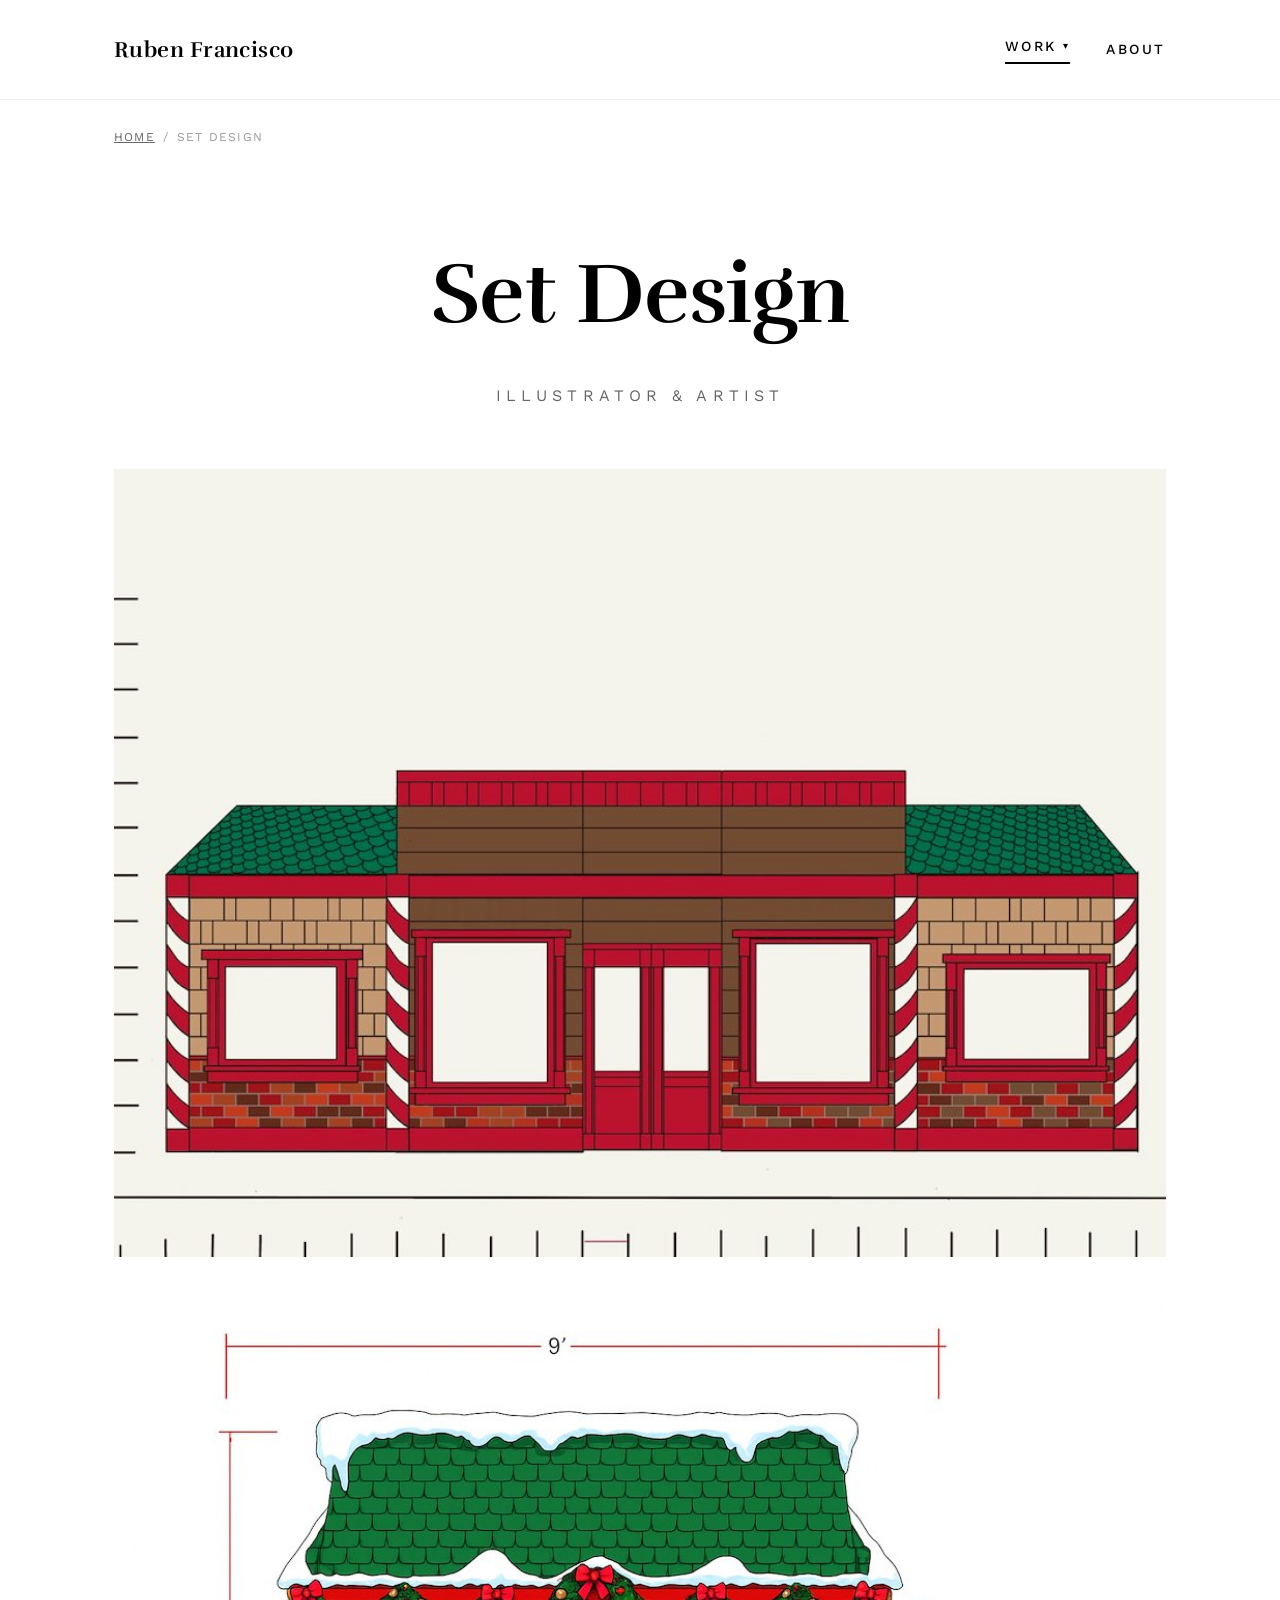
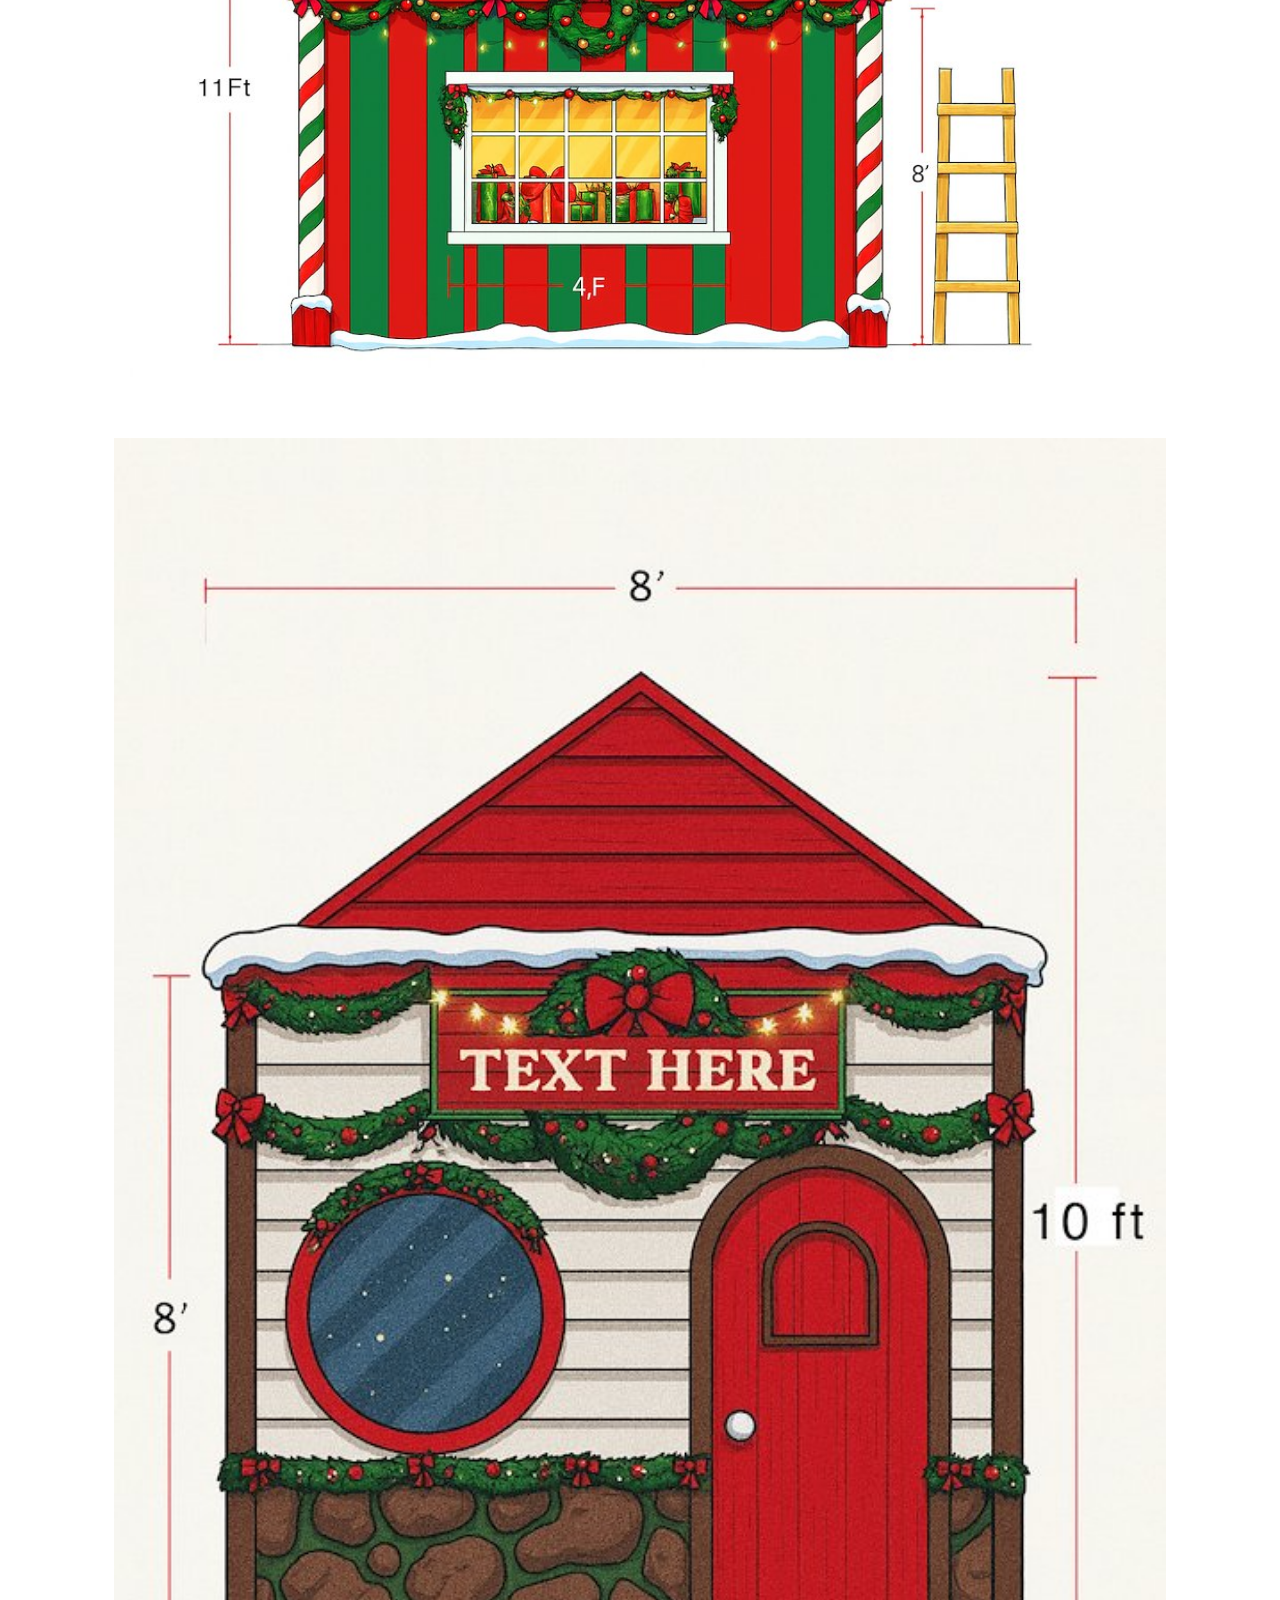
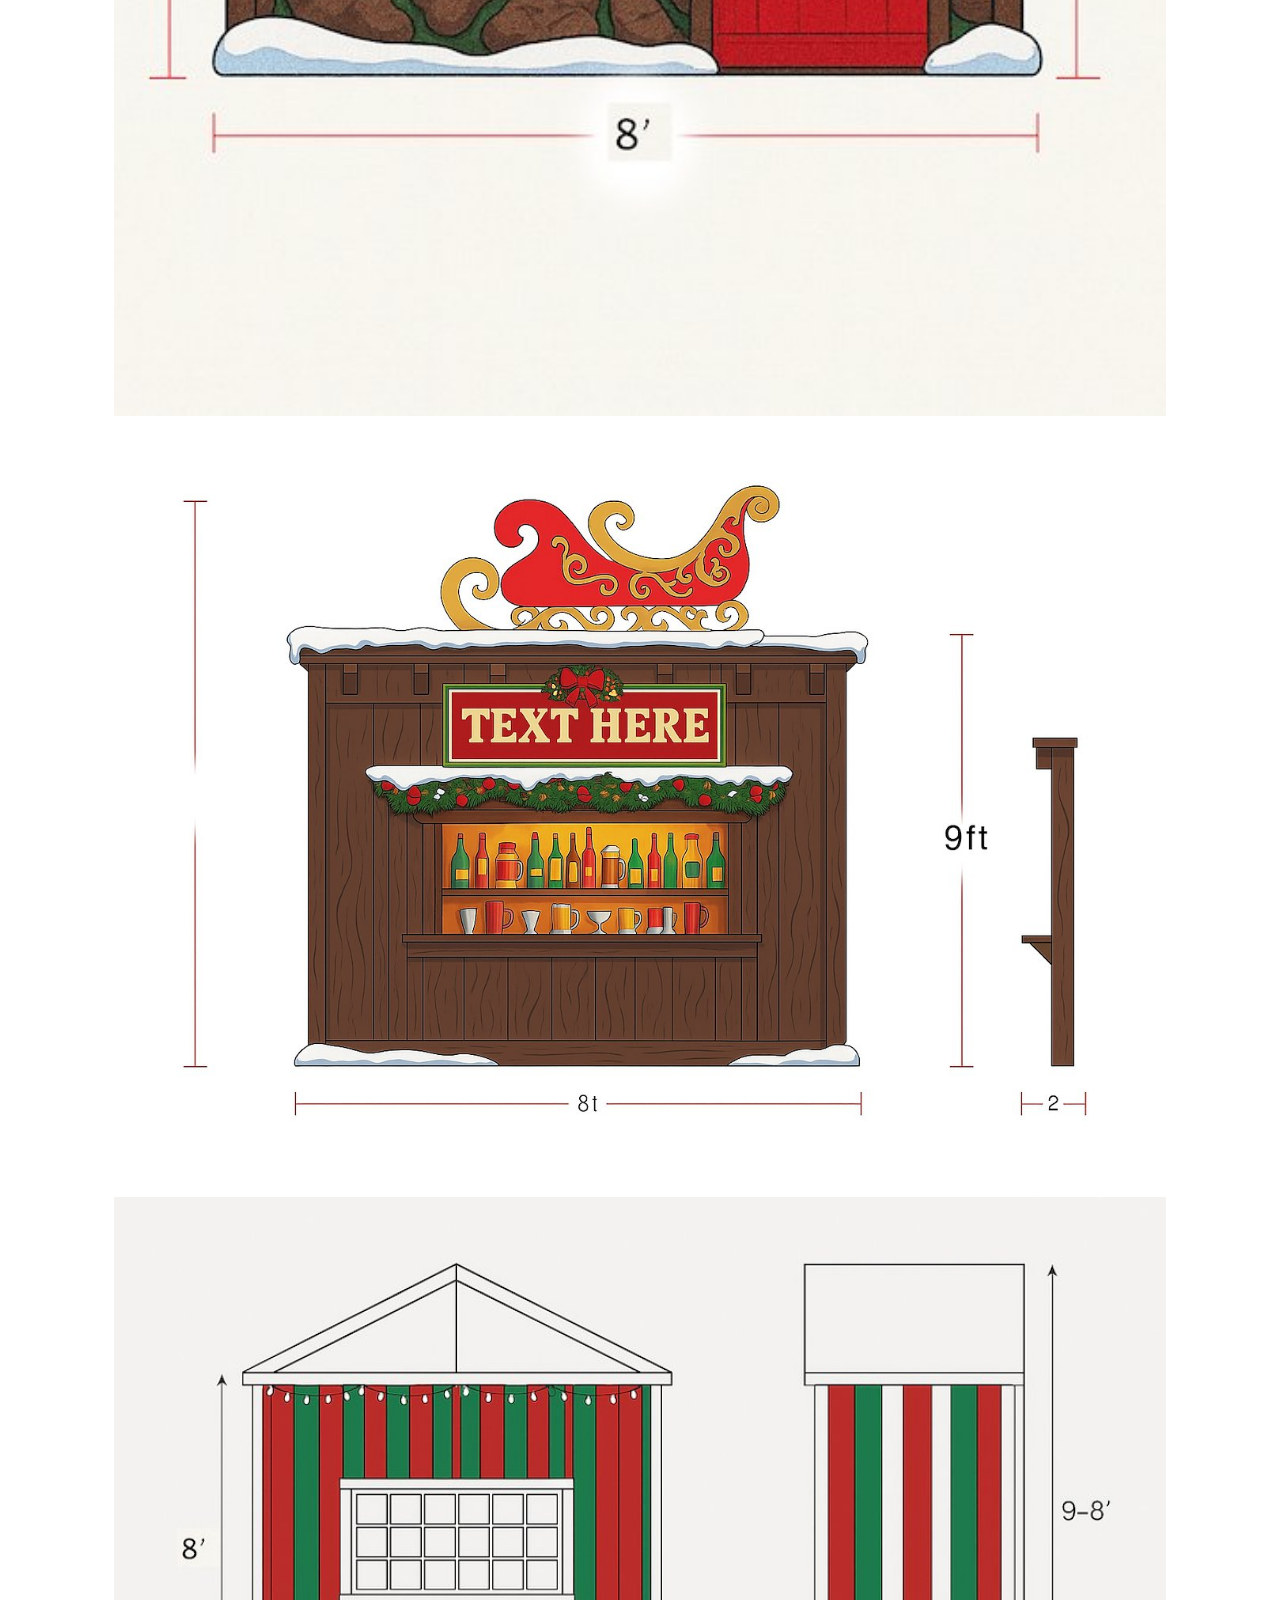
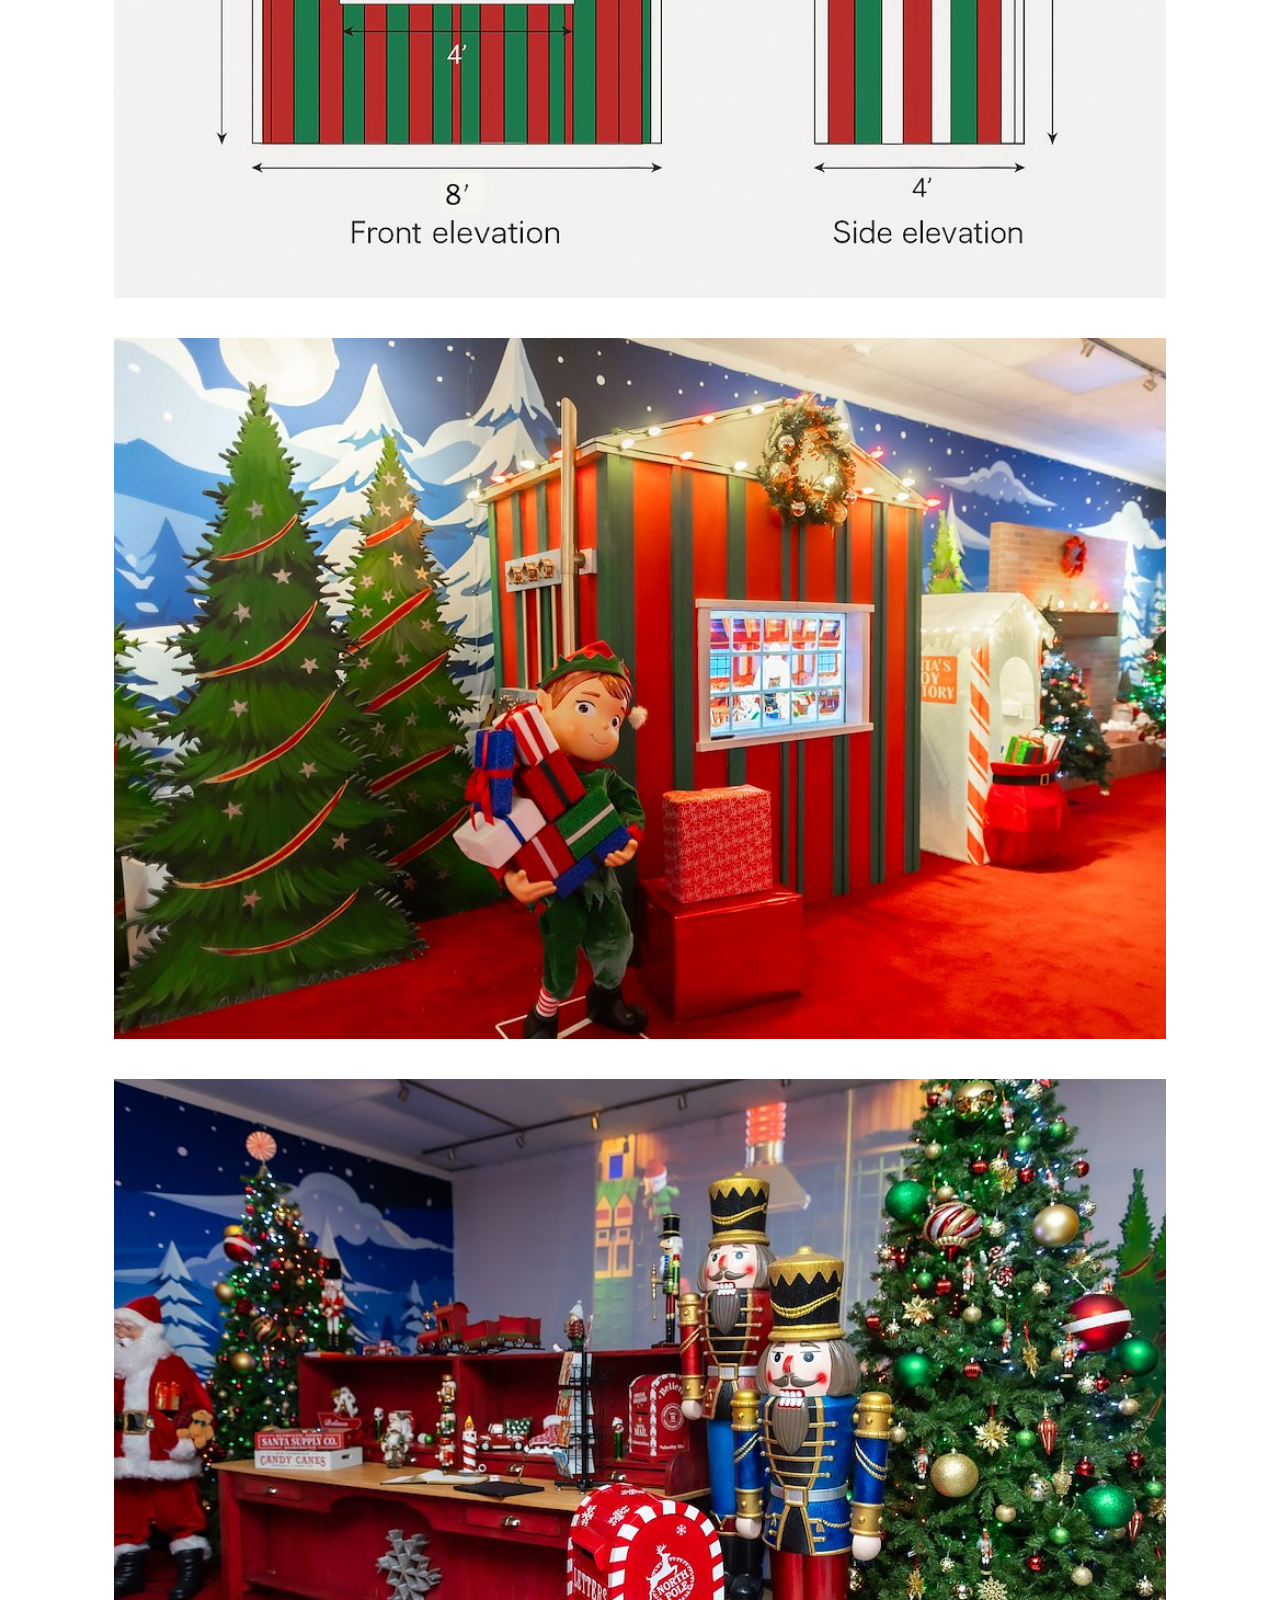
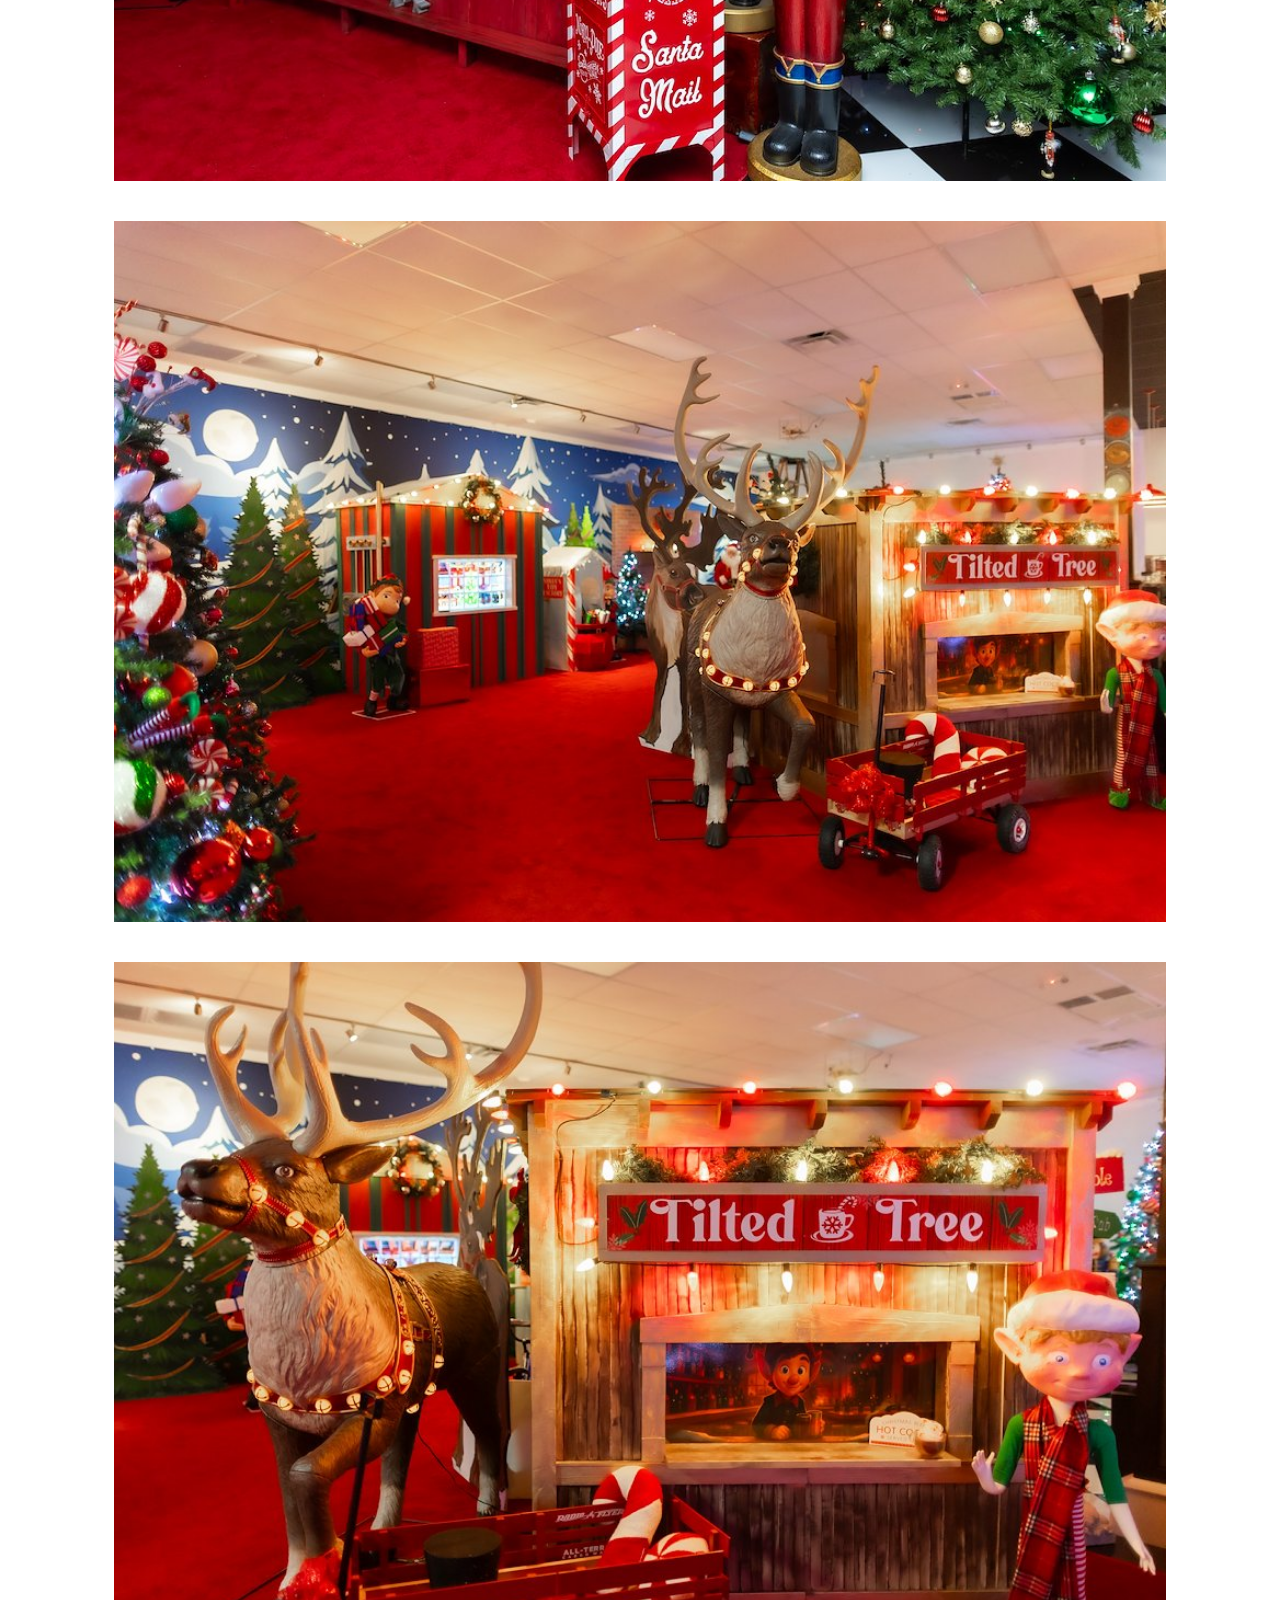
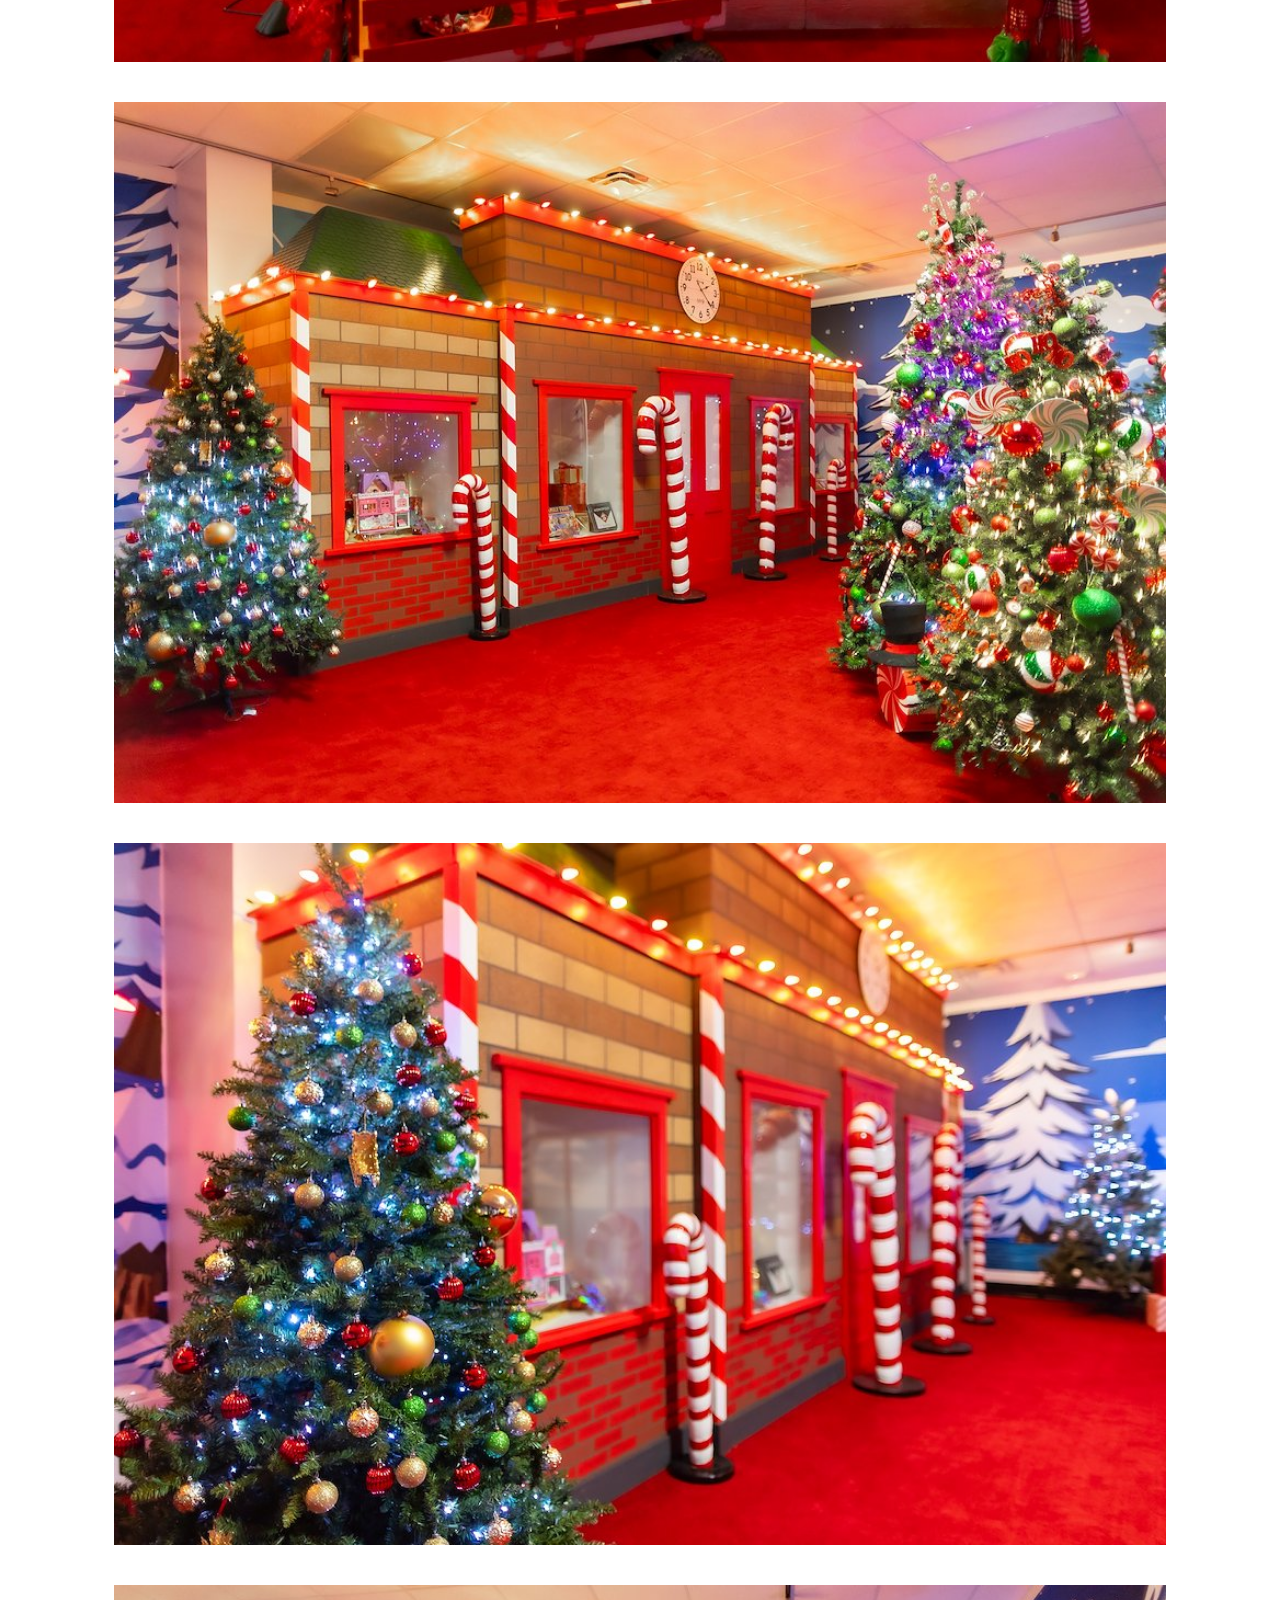
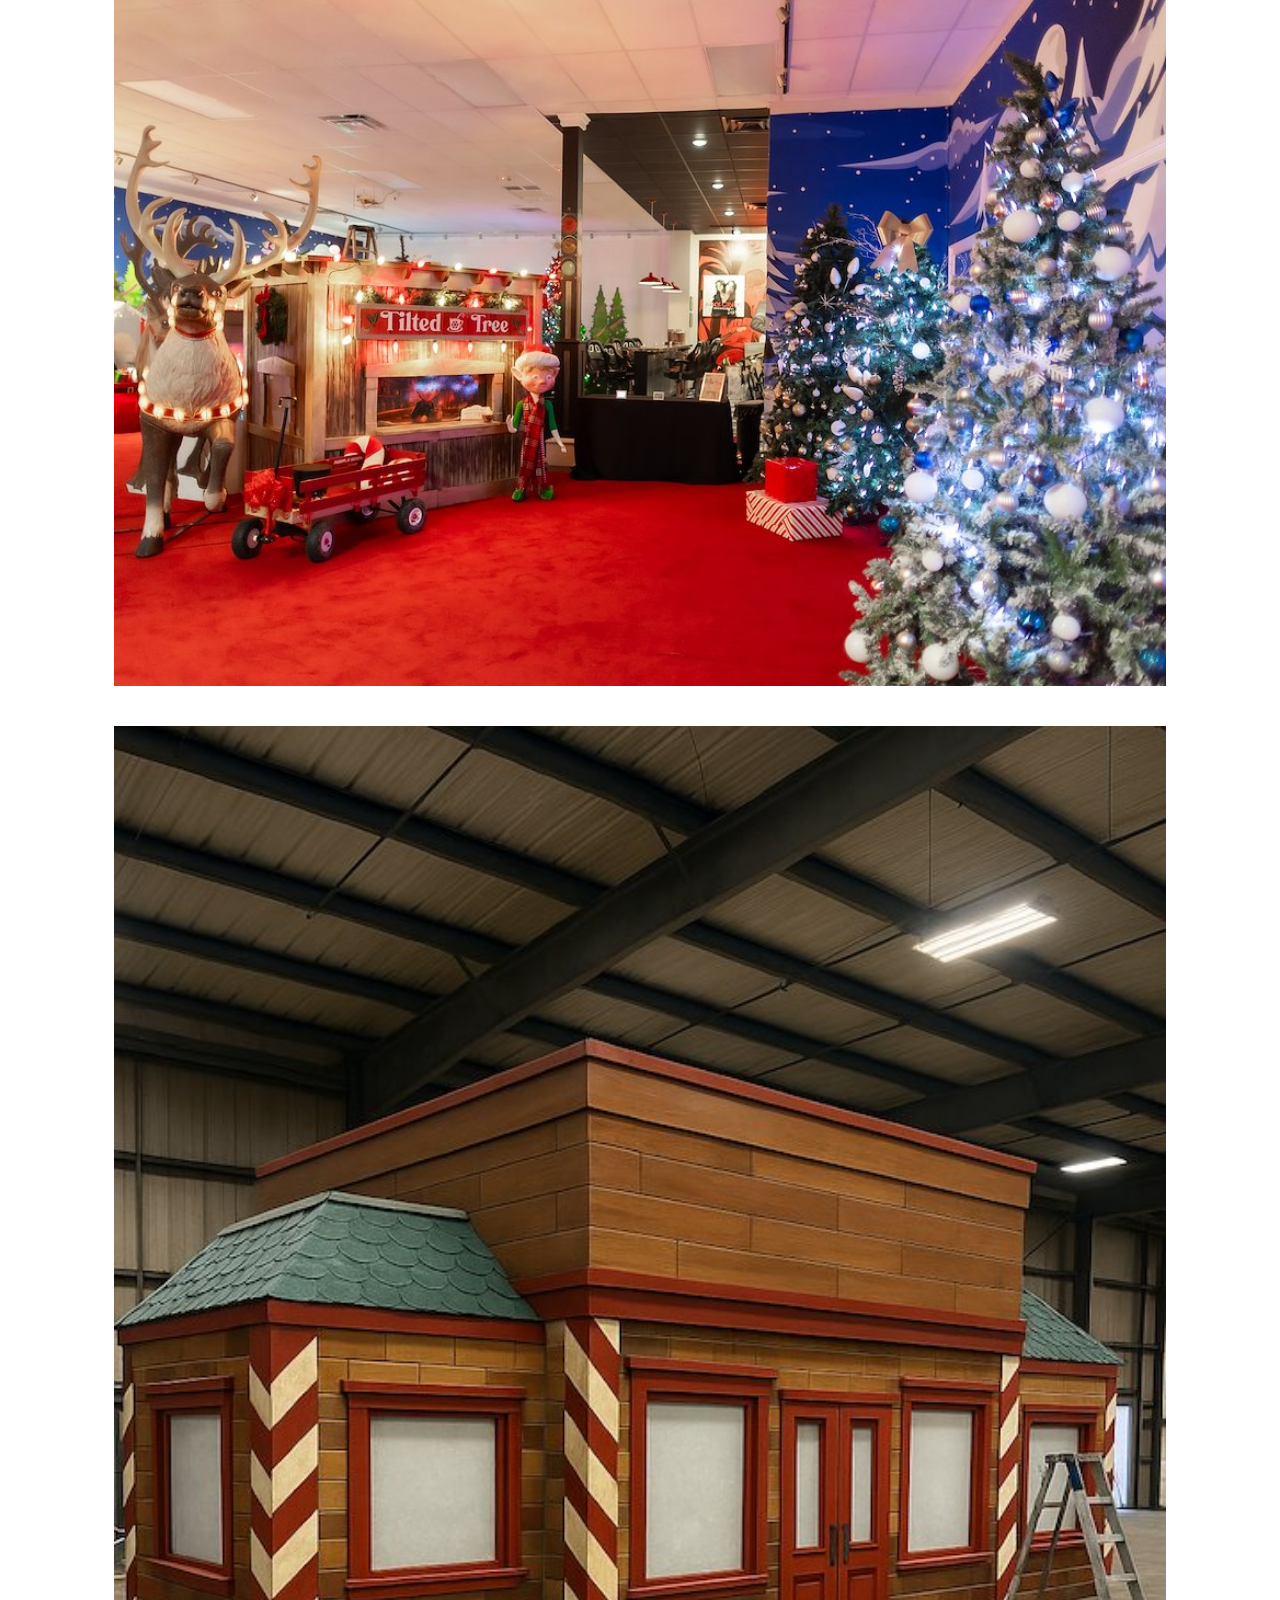
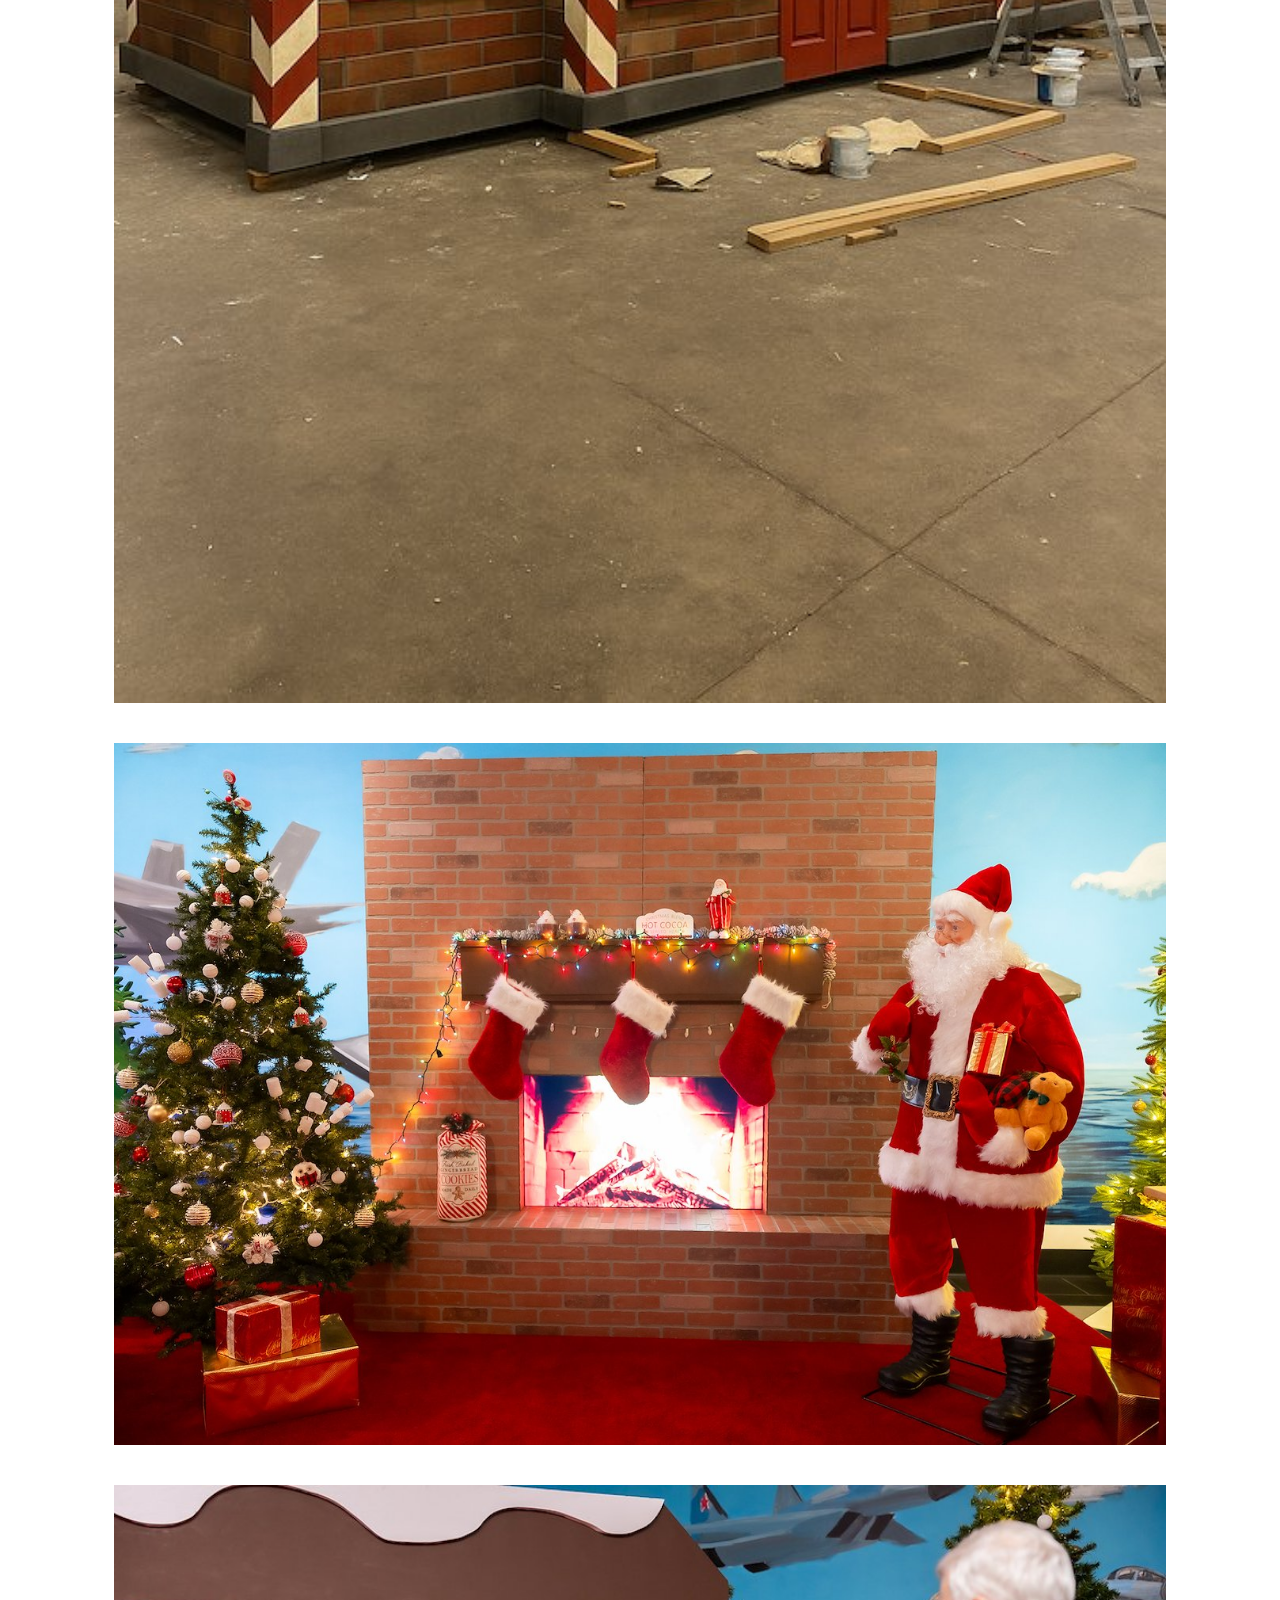
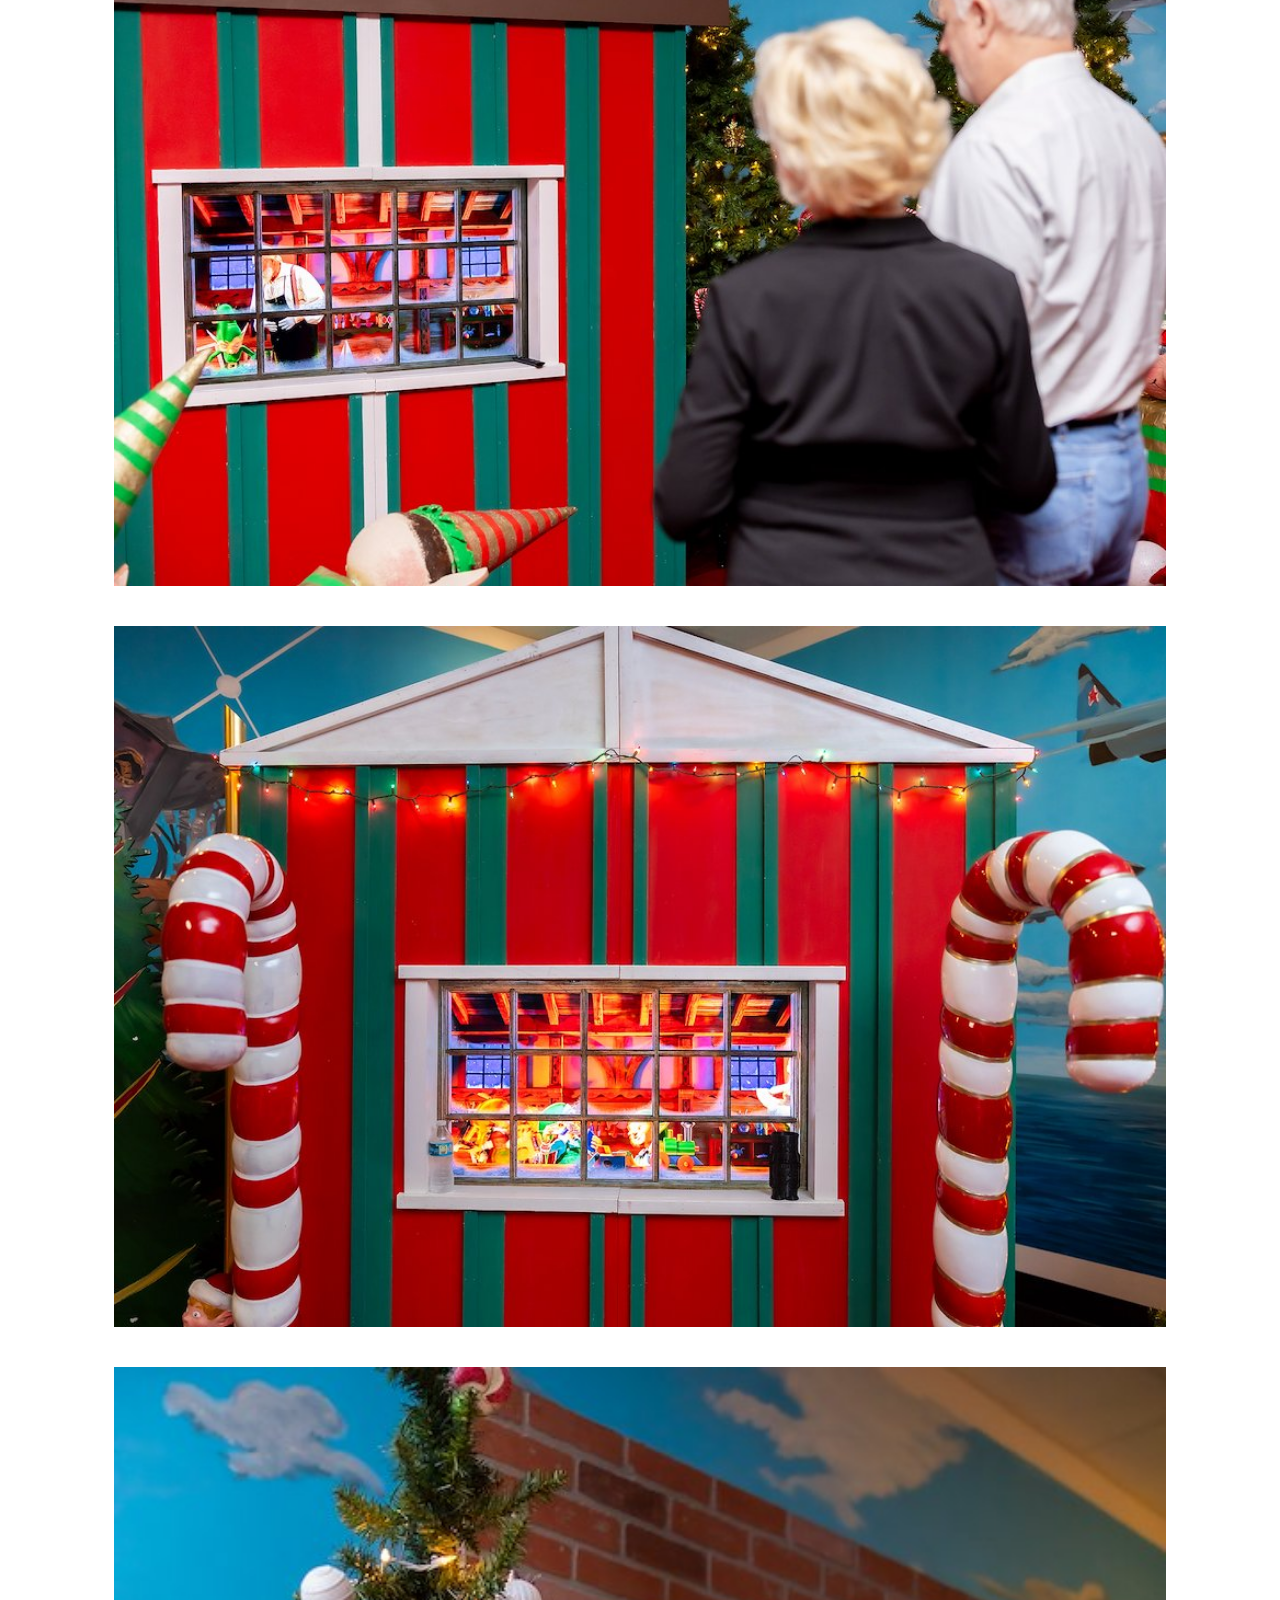
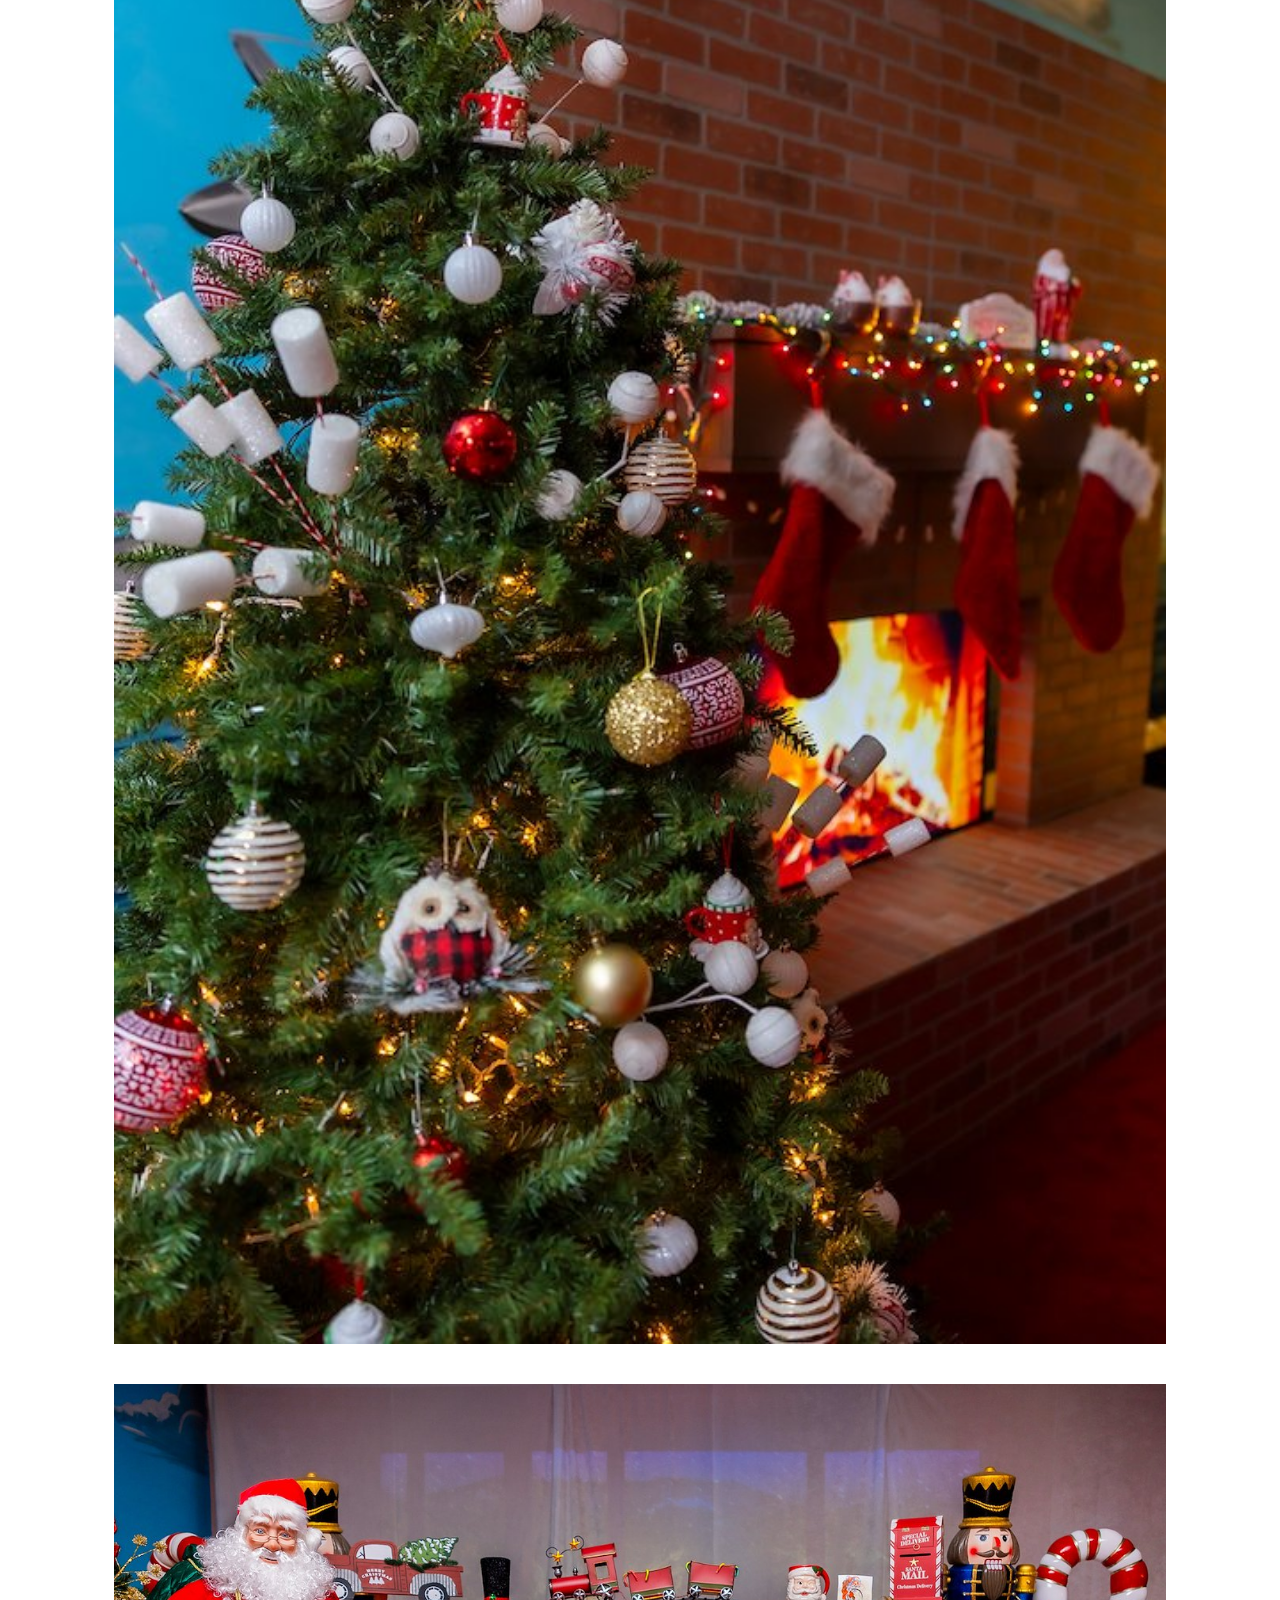
<file: set-design.html>
<!DOCTYPE html>
<html lang="en">
<head>
  <meta charset="utf-8">
  <meta name="viewport" content="width=device-width, initial-scale=1">
  <title>Set Design — Ruben Francisco</title>
  <meta name="description" content="Set design and immersive installations by Ruben Francisco — themed retail experiences, scenic builds, and story-first environment design.">
  <meta name="keywords" content="Ruben Francisco, set design, scenic design, immersive installation, themed retail, experiential design">
  <meta name="author" content="Ruben Francisco">
  <link rel="canonical" href="https://www.rubenf.com/set-design.html">
  <link rel="stylesheet" href="styles.css">
  <link rel="icon" href="/favicon.ico" sizes="any">
  <link rel="icon" href="/favicon-32x32.png" type="image/png" sizes="32x32">
  <link rel="icon" href="/favicon-16x16.png" type="image/png" sizes="16x16">
  <link rel="apple-touch-icon" href="/apple-touch-icon.png">
  <link rel="manifest" href="/site.webmanifest">
  <!-- Google tag (gtag.js) -->
  <script async src="https://www.googletagmanager.com/gtag/js?id=G-JJQFDHTEWV"></script>
  <script>
    window.dataLayer = window.dataLayer || [];
    function gtag(){dataLayer.push(arguments);}
    gtag('js', new Date());
    gtag('config', 'G-JJQFDHTEWV');
  </script>
  <!-- Microsoft Clarity -->
  <script type="text/javascript">
    (function(c,l,a,r,i,t,y){
        c[a]=c[a]||function(){(c[a].q=c[a].q||[]).push(arguments)};
        t=l.createElement(r);t.async=1;t.src="https://www.clarity.ms/tag/"+i;
        y=l.getElementsByTagName(r)[0];y.parentNode.insertBefore(t,y);
    })(window, document, "clarity", "script", "ww5df3jku0");
  </script>
  <meta property="og:type" content="website">
  <meta property="og:url" content="https://www.rubenf.com/set-design.html">
  <meta property="og:title" content="Set Design — Ruben Francisco">
  <meta property="og:description" content="Themed environments and immersive installations — from holiday retail experiences to large-scale scenic builds. Story-first design that turns spaces into stages.">
  <meta property="og:image" content="https://www.rubenf.com/images/054a0321415cebfa.jpg">
  <meta property="og:image:width" content="1920">
  <meta property="og:image:height" content="1047">
  <meta name="twitter:card" content="summary_large_image">
  <meta name="twitter:title" content="Set Design — Ruben Francisco">
  <meta name="twitter:description" content="Themed environments and immersive installations — from holiday retail experiences to large-scale scenic builds. Story-first design that turns spaces into stages.">
  <meta name="twitter:image" content="https://www.rubenf.com/images/054a0321415cebfa.jpg">
  <script type="application/ld+json">
  {
    "@context": "https://schema.org",
    "@type": "BreadcrumbList",
    "itemListElement": [
      {"@type": "ListItem", "position": 1, "name": "Home", "item": "https://www.rubenf.com/"},
      {"@type": "ListItem", "position": 2, "name": "Set Design", "item": "https://www.rubenf.com/set-design.html"}
    ]
  }
  </script>
</head>
<body>

<header class="site-header">
  <div class="wrap">
    <a href="/" class="brand">Ruben Francisco</a>
    <nav class="nav">
      <details class="nav-dropdown active">
        <summary>Work</summary>
        <ul class="nav-dropdown-panel">
          <li><a href="concept-art.html">Digital Sculpture</a></li>
          <li><a href="set-design.html" class="active">Set Design</a></li>
          <li><a href="animation.html">Animation</a></li>
          <li><a href="advertising.html">Backgrounds</a></li>
          <li><a href="murals.html">Murals</a></li>
          <li><a href="illustration.html">Illustration</a></li>
          <li><a href="rock-work.html">Rock Work</a></li>
          <li><a href="graphic-design.html">Graphic Design</a></li>
          <li><a href="package-design.html">Package Design</a></li>
        </ul>
      </details>
      <a href="about.html">About</a>
    </nav>
  </div>
</header>

<main class="wrap">
  <nav class="breadcrumb" aria-label="Breadcrumb"><a href="/">Home</a><span class="sep">/</span><span class="current">Set Design</span></nav>
  <h1 class="page-title">Set Design</h1>
  <p class="page-subtitle">Illustrator &amp; Artist</p>

  <div class="gallery">
    <img src="images/0e728ac89022af3e.jpg" alt="Set Design" loading="lazy">
    <img src="images/86c47183d9a08aaf.jpg" alt="Set Design" loading="lazy">
    <img src="images/cc6b269f1d2e8630.jpg" alt="Set Design" loading="lazy">
    <img src="images/6fa3e6e40c6c500f.jpg" alt="Set Design" loading="lazy">
    <img src="images/25adbc2062ad72a0.jpg" alt="Set Design" loading="lazy">
    <img src="images/63b07bc90288c9e6.jpg" alt="Set Design" loading="lazy">
    <img src="images/bfa24a520412e84b.jpg" alt="Set Design" loading="lazy">
    <img src="images/7358d8317dcdce36.jpg" alt="Set Design" loading="lazy">
    <img src="images/d2f9ffe139e66c59.jpg" alt="Set Design" loading="lazy">
    <img src="images/28932802136b109f.jpg" alt="Set Design" loading="lazy">
    <img src="images/47223af5c3a8c0e4.jpg" alt="Set Design" loading="lazy">
    <img src="images/47acb6bc2ba884ed.jpg" alt="Set Design" loading="lazy">
    <img src="images/67cf280d859ceded.jpg" alt="Set Design" loading="lazy">
    <img src="images/83066bcfe6de8243.jpg" alt="Set Design" loading="lazy">
    <img src="images/c6cf8a33ae99c2f0.jpg" alt="Set Design" loading="lazy">
    <img src="images/fdd968363aa1521e.jpg" alt="Set Design" loading="lazy">
    <img src="images/09a66189453a792e.jpg" alt="Set Design" loading="lazy">
    <img src="images/13e8aa72b90092a1.jpg" alt="Set Design" loading="lazy">
  </div>
</main>

<footer class="site-footer">
  <div class="wrap">
    <div class="footer-nav">
      <div class="footer-col">
        <p class="footer-heading">Work</p>
        <ul class="footer-list">
          <li><a href="concept-art.html">Digital Sculpture</a></li>
          <li><a href="set-design.html">Set Design</a></li>
          <li><a href="animation.html">Animation</a></li>
          <li><a href="advertising.html">Backgrounds</a></li>
          <li><a href="murals.html">Murals</a></li>
          <li><a href="illustration.html">Illustration</a></li>
          <li><a href="rock-work.html">Rock Work</a></li>
          <li><a href="graphic-design.html">Graphic Design</a></li>
          <li><a href="package-design.html">Package Design</a></li>
        </ul>
      </div>
      <div class="footer-col">
        <p class="footer-heading">Site</p>
        <ul class="footer-list">
          <li><a href="/">Work</a></li>
          <li><a href="about.html">About</a></li>
        </ul>
      </div>
      <div class="footer-col">
        <p class="footer-heading">Follow me around</p>
        <ul class="social">
          <li><a href="https://www.linkedin.com/in/rubenfranciscoart/" target="_blank" rel="noopener">LinkedIn</a></li>
          <li><a href="https://www.instagram.com/pointsinspace/" target="_blank" rel="noopener">Instagram</a></li>
        </ul>
      </div>
    </div>
    <p class="copyright">&copy; Ruben Francisco</p>
  </div>
</footer>

</body>
</html>
</file>
<file: styles.css>
/* Ruben Francisco — portfolio */
@import url('https://fonts.googleapis.com/css2?family=Work+Sans:wght@300;400;500;600;700&family=Rufina:wght@400;700&display=swap');

* { box-sizing: border-box; margin: 0; padding: 0; }

html { font-size: 10px; -webkit-font-smoothing: antialiased; }

body {
  font-family: 'Work Sans', sans-serif;
  font-size: 1.6rem;
  line-height: 1.6;
  color: #000;
  background: #fff;
}

a { color: inherit; text-decoration: none; }
a:hover { opacity: 0.6; transition: opacity 0.2s; }

img { display: block; max-width: 100%; height: auto; }

/* ---------- layout ---------- */
.wrap { max-width: 1100px; margin: 0 auto; padding: 0 24px; }
.wrap-wide { max-width: 1400px; margin: 0 auto; padding: 0 24px; }

/* ---------- header ---------- */
.site-header {
  padding: 32px 0;
  position: sticky;
  top: 0;
  background: #fff;
  z-index: 100;
  border-bottom: 1px solid #f0f0f0;
}
.site-header .wrap {
  display: flex;
  align-items: center;
  justify-content: space-between;
}
.brand {
  font-family: 'Rufina', serif;
  font-size: 2.2rem;
  font-weight: 700;
  letter-spacing: 0.02em;
}
.nav { display: flex; gap: 36px; align-items: center; }
.nav a {
  font-size: 1.4rem;
  text-transform: uppercase;
  letter-spacing: 0.18em;
  font-weight: 500;
}
.nav a.active { border-bottom: 2px solid #000; padding-bottom: 4px; }

/* ---------- nav dropdown (Work) ---------- */
.nav-dropdown { position: relative; }
.nav-dropdown > summary {
  list-style: none;
  cursor: pointer;
  display: flex;
  align-items: center;
  gap: 6px;
  font-size: 1.4rem;
  text-transform: uppercase;
  letter-spacing: 0.18em;
  font-weight: 500;
}
.nav-dropdown > summary::-webkit-details-marker { display: none; }
.nav-dropdown > summary::after {
  content: '\25BE';
  font-size: 1rem;
  position: relative;
  top: -1px;
}
.nav-dropdown[open] > summary::after { content: '\25B4'; }
.nav-dropdown.active > summary { border-bottom: 2px solid #000; padding-bottom: 4px; }
.nav-dropdown-panel {
  position: absolute;
  top: calc(100% + 18px);
  left: 50%;
  transform: translateX(-50%);
  background: #fff;
  border: 1px solid #eee;
  box-shadow: 0 16px 32px rgba(0, 0, 0, 0.08);
  padding: 10px 0;
  min-width: 230px;
  max-width: calc(100vw - 32px);
  display: flex;
  flex-direction: column;
  z-index: 200;
  list-style: none;
}
.nav-dropdown-panel a {
  display: block;
  padding: 10px 22px;
  font-size: 1.3rem;
  text-transform: uppercase;
  letter-spacing: 0.1em;
  font-weight: 500;
  white-space: nowrap;
}
.nav-dropdown-panel a:hover { background: #f7f7f7; opacity: 1; }
.nav-dropdown-panel a.active { font-weight: 700; }

/* ---------- breadcrumb ---------- */
.breadcrumb {
  padding-top: 28px;
  font-size: 1.2rem;
  letter-spacing: 0.1em;
  text-transform: uppercase;
  color: #999;
}
.breadcrumb a { color: #666; text-decoration: underline; }
.breadcrumb .sep { margin: 0 8px; }
.breadcrumb .current { color: #999; }

/* ---------- hero ---------- */
.hero {
  padding: 80px 0 60px;
  text-align: center;
}
.hero-name {
  font-family: 'Rufina', serif;
  font-size: clamp(5rem, 10vw, 11rem);
  line-height: 1.05;
  font-weight: 700;
  letter-spacing: -0.01em;
  margin-bottom: 16px;
}
.hero-title {
  font-size: clamp(1.6rem, 2vw, 2rem);
  letter-spacing: 0.28em;
  text-transform: uppercase;
  font-weight: 400;
  margin-bottom: 40px;
  color: #444;
}
.hero-portrait {
  width: 220px;
  height: 220px;
  border-radius: 50%;
  object-fit: cover;
  margin: 0 auto 32px;
}
.hero-bio {
  max-width: 680px;
  margin: 0 auto;
  font-size: 1.9rem;
  line-height: 1.7;
  color: #222;
}
.hero-bio strong { font-weight: 600; }
.hero-contact {
  display: block;
  margin: 28px auto 0;
  font-size: 1.6rem;
  letter-spacing: 0.08em;
  text-decoration: underline;
}

/* ---------- section heading ---------- */
.section-heading {
  font-family: 'Work Sans', sans-serif;
  font-size: 1.6rem;
  text-transform: uppercase;
  letter-spacing: 0.32em;
  text-align: center;
  margin: 100px 0 50px;
  font-weight: 500;
  color: #222;
}

/* ---------- work grid (home) ---------- */
.work-grid {
  display: grid;
  grid-template-columns: repeat(2, 1fr);
  gap: 32px;
}
.work-card {
  position: relative;
  overflow: hidden;
  aspect-ratio: 2 / 1;
  background: #f4f4f4;
}
.work-card img {
  width: 100%;
  height: 100%;
  object-fit: cover;
  transition: transform 0.6s ease;
}
.work-card:hover img { transform: scale(1.04); opacity: 1; }
.work-card .label {
  position: absolute;
  inset: 0;
  display: flex;
  align-items: center;
  justify-content: center;
  background: rgba(0,0,0,0.25);
  color: #fff;
  font-family: 'Rufina', serif;
  font-size: clamp(2.4rem, 3.6vw, 4rem);
  font-weight: 700;
  letter-spacing: 0.02em;
  text-shadow: 0 2px 12px rgba(0,0,0,0.4);
  transition: background 0.3s;
}
.work-card:hover .label { background: rgba(0,0,0,0.45); }

/* ---------- category page ---------- */
.page-title {
  font-family: 'Rufina', serif;
  font-size: clamp(4rem, 8vw, 8.5rem);
  font-weight: 700;
  text-align: center;
  padding: 80px 0 20px;
  letter-spacing: -0.01em;
}
.page-subtitle {
  font-size: 1.6rem;
  letter-spacing: 0.32em;
  text-transform: uppercase;
  text-align: center;
  color: #666;
  margin-bottom: 60px;
}
.gallery {
  display: grid;
  grid-template-columns: 1fr;
  gap: 40px;
  padding: 0 0 80px;
}
.gallery img {
  width: 100%;
  height: auto;
}
.gallery-grid-2 {
  display: grid;
  grid-template-columns: repeat(2, 1fr);
  gap: 32px;
}
.gallery-grid-2 img { width: 100%; height: auto; }

/* ---------- project intro (package design tab) ---------- */
.page-intro {
  max-width: 720px;
  margin: 0 auto 90px;
  text-align: center;
  font-size: 1.8rem;
  color: #333;
  line-height: 1.8;
}

/* ---------- project hero grid (package design index) ---------- */
.project-hero-grid {
  display: grid;
  grid-template-columns: repeat(3, 1fr);
  gap: 56px;
  padding-bottom: 100px;
}
.project-hero-card {
  display: block;
  text-align: center;
}
.project-hero-card img {
  width: 100%;
  aspect-ratio: 3 / 2;
  object-fit: cover;
  margin-bottom: 24px;
  transition: opacity 0.3s;
}
.project-hero-card:hover img { opacity: 0.8; }
.project-hero-kicker {
  font-size: 1.4rem;
  letter-spacing: 0.32em;
  text-transform: uppercase;
  color: #999;
  margin-bottom: 10px;
}
.project-hero-title {
  font-family: 'Rufina', serif;
  font-size: clamp(2.4rem, 3vw, 3.2rem);
  font-weight: 700;
  letter-spacing: -0.01em;
  margin-bottom: 6px;
}
.project-hero-tagline {
  font-size: 1.4rem;
  letter-spacing: 0.06em;
  color: #666;
  margin-bottom: 16px;
}
.project-hero-caption {
  max-width: 340px;
  margin: 0 auto;
  font-size: 1.5rem;
  line-height: 1.65;
  color: #555;
}

/* ---------- project section (individual sub-project pages) ---------- */
.project-back {
  text-align: center;
  margin-bottom: 40px;
}
.project-back a {
  font-size: 1.3rem;
  letter-spacing: 0.12em;
  text-transform: uppercase;
  border-bottom: 1px solid #000;
  padding-bottom: 2px;
}
.project-section {
  padding: 80px 0;
  border-top: 1px solid #eee;
  text-align: center;
}
.project-section:first-of-type { border-top: none; padding-top: 0; }

.project-kicker {
  font-size: 1.4rem;
  letter-spacing: 0.32em;
  text-transform: uppercase;
  color: #999;
  margin-bottom: 12px;
}
.project-title {
  font-family: 'Rufina', serif;
  font-size: clamp(3.2rem, 5vw, 5.4rem);
  font-weight: 700;
  letter-spacing: -0.01em;
  margin-bottom: 8px;
}
.project-tagline {
  font-size: 1.6rem;
  letter-spacing: 0.06em;
  color: #666;
  margin-bottom: 28px;
}
.project-meta {
  font-size: 1.3rem;
  letter-spacing: 0.15em;
  text-transform: uppercase;
  color: #999;
  margin-bottom: 28px;
}
.project-intro {
  max-width: 760px;
  margin: 0 auto 48px;
  font-size: 1.75rem;
  line-height: 1.8;
  color: #222;
}
.project-gallery {
  display: grid;
  grid-template-columns: 1fr;
  gap: 56px;
}
.project-gallery figure { margin: 0; }
.project-gallery img { width: 100%; height: auto; }
.project-gallery figcaption {
  max-width: 720px;
  margin: 18px auto 0;
  font-size: 1.5rem;
  line-height: 1.65;
  color: #666;
  text-align: center;
}
.project-gallery figcaption strong {
  display: block;
  font-family: 'Work Sans', sans-serif;
  font-weight: 600;
  letter-spacing: 0.05em;
  text-transform: uppercase;
  font-size: 1.2rem;
  color: #333;
  margin-bottom: 6px;
}

/* ---------- about ---------- */
.about-hero {
  padding: 60px 0 40px;
  display: grid;
  grid-template-columns: 240px 1fr;
  gap: 60px;
  align-items: center;
}
.about-hero img {
  width: 240px;
  height: 240px;
  border-radius: 50%;
  object-fit: cover;
}
.about-name {
  font-family: 'Rufina', serif;
  font-size: clamp(4rem, 6.5vw, 7rem);
  font-weight: 700;
  line-height: 1;
  margin-bottom: 12px;
}
.about-role {
  font-size: 1.6rem;
  letter-spacing: 0.3em;
  text-transform: uppercase;
  color: #555;
}

.about-section { padding: 60px 0; border-top: 1px solid #eee; }
.about-section h2 {
  font-family: 'Rufina', serif;
  font-size: 3.2rem;
  font-weight: 700;
  margin-bottom: 32px;
}
.role-block { margin-bottom: 36px; }
.role-block .role-title {
  font-size: 2rem;
  font-weight: 600;
  margin-bottom: 4px;
}
.role-block .role-meta {
  font-size: 1.4rem;
  color: #777;
  letter-spacing: 0.05em;
  margin-bottom: 10px;
  text-transform: uppercase;
}
.role-block .role-desc {
  font-size: 1.7rem;
  color: #222;
  max-width: 720px;
}

.client-list, .awards-list {
  list-style: none;
  display: grid;
  grid-template-columns: repeat(auto-fit, minmax(220px, 1fr));
  gap: 16px;
  font-size: 1.8rem;
}

.contact-block {
  font-size: 2rem;
  line-height: 1.8;
}
.contact-block a { text-decoration: underline; }

/* ---------- footer ---------- */
.site-footer {
  margin-top: 120px;
  padding: 60px 0 40px;
  border-top: 1px solid #eee;
  text-align: center;
}
.footer-heading {
  font-family: 'Work Sans', sans-serif;
  text-transform: uppercase;
  letter-spacing: 0.3em;
  font-size: 1.4rem;
  margin-bottom: 24px;
  color: #555;
}

/* ---------- footer sitemap columns ---------- */
.footer-nav {
  display: flex;
  justify-content: center;
  gap: 80px;
  text-align: left;
  margin-bottom: 48px;
}
.footer-col .footer-heading { text-align: left; }
.footer-list { list-style: none; }
.footer-list li { margin-bottom: 10px; }
.footer-list a {
  font-size: 1.3rem;
  letter-spacing: 0.08em;
  color: #333;
}
.social {
  display: flex;
  justify-content: center;
  gap: 28px;
  margin-bottom: 32px;
  list-style: none;
}
.social a {
  font-size: 1.4rem;
  letter-spacing: 0.15em;
  text-transform: uppercase;
  text-decoration: none;
  border-bottom: 1px solid #000;
  padding-bottom: 2px;
}
.copyright {
  font-size: 1.3rem;
  color: #888;
  letter-spacing: 0.15em;
  text-transform: uppercase;
}

/* ---------- responsive ---------- */
@media (max-width: 720px) {
  .work-grid, .gallery-grid-2 { grid-template-columns: 1fr; gap: 20px; }
  .about-hero { grid-template-columns: 1fr; text-align: center; gap: 24px; }
  .about-hero img { margin: 0 auto; }
  .nav { gap: 20px; }
  .nav a, .nav-dropdown > summary { font-size: 1.2rem; letter-spacing: 0.12em; }
  .site-header { padding: 20px 0; }
  .footer-nav { gap: 40px; flex-wrap: wrap; justify-content: flex-start; padding: 0 8px; }
  .brand { font-size: 1.8rem; }
  .hero { padding: 40px 0 30px; }
  .section-heading { margin: 60px 0 30px; }
  .gallery { gap: 24px; }
  .project-section { padding: 50px 0; }
  .project-gallery { gap: 36px; }
  .project-hero-grid { grid-template-columns: 1fr; gap: 48px; padding-bottom: 60px; }
}
</file>
